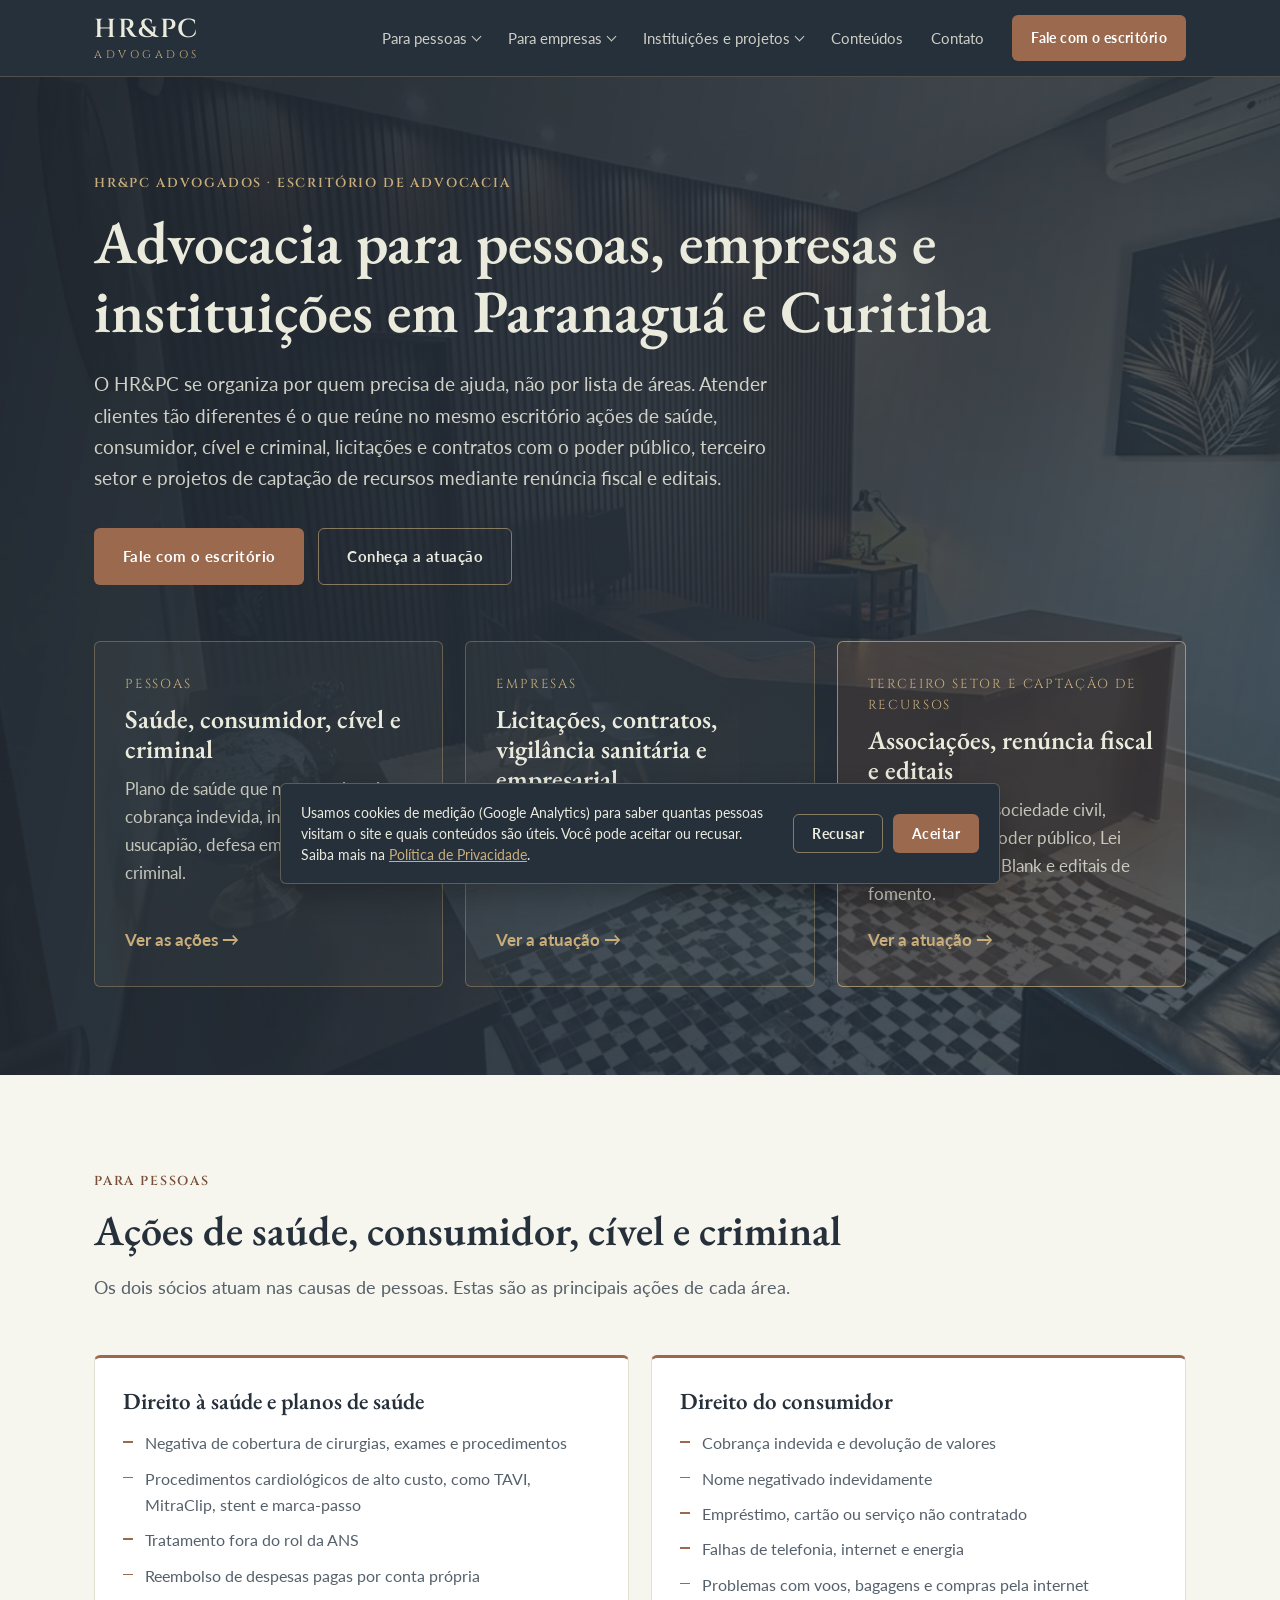
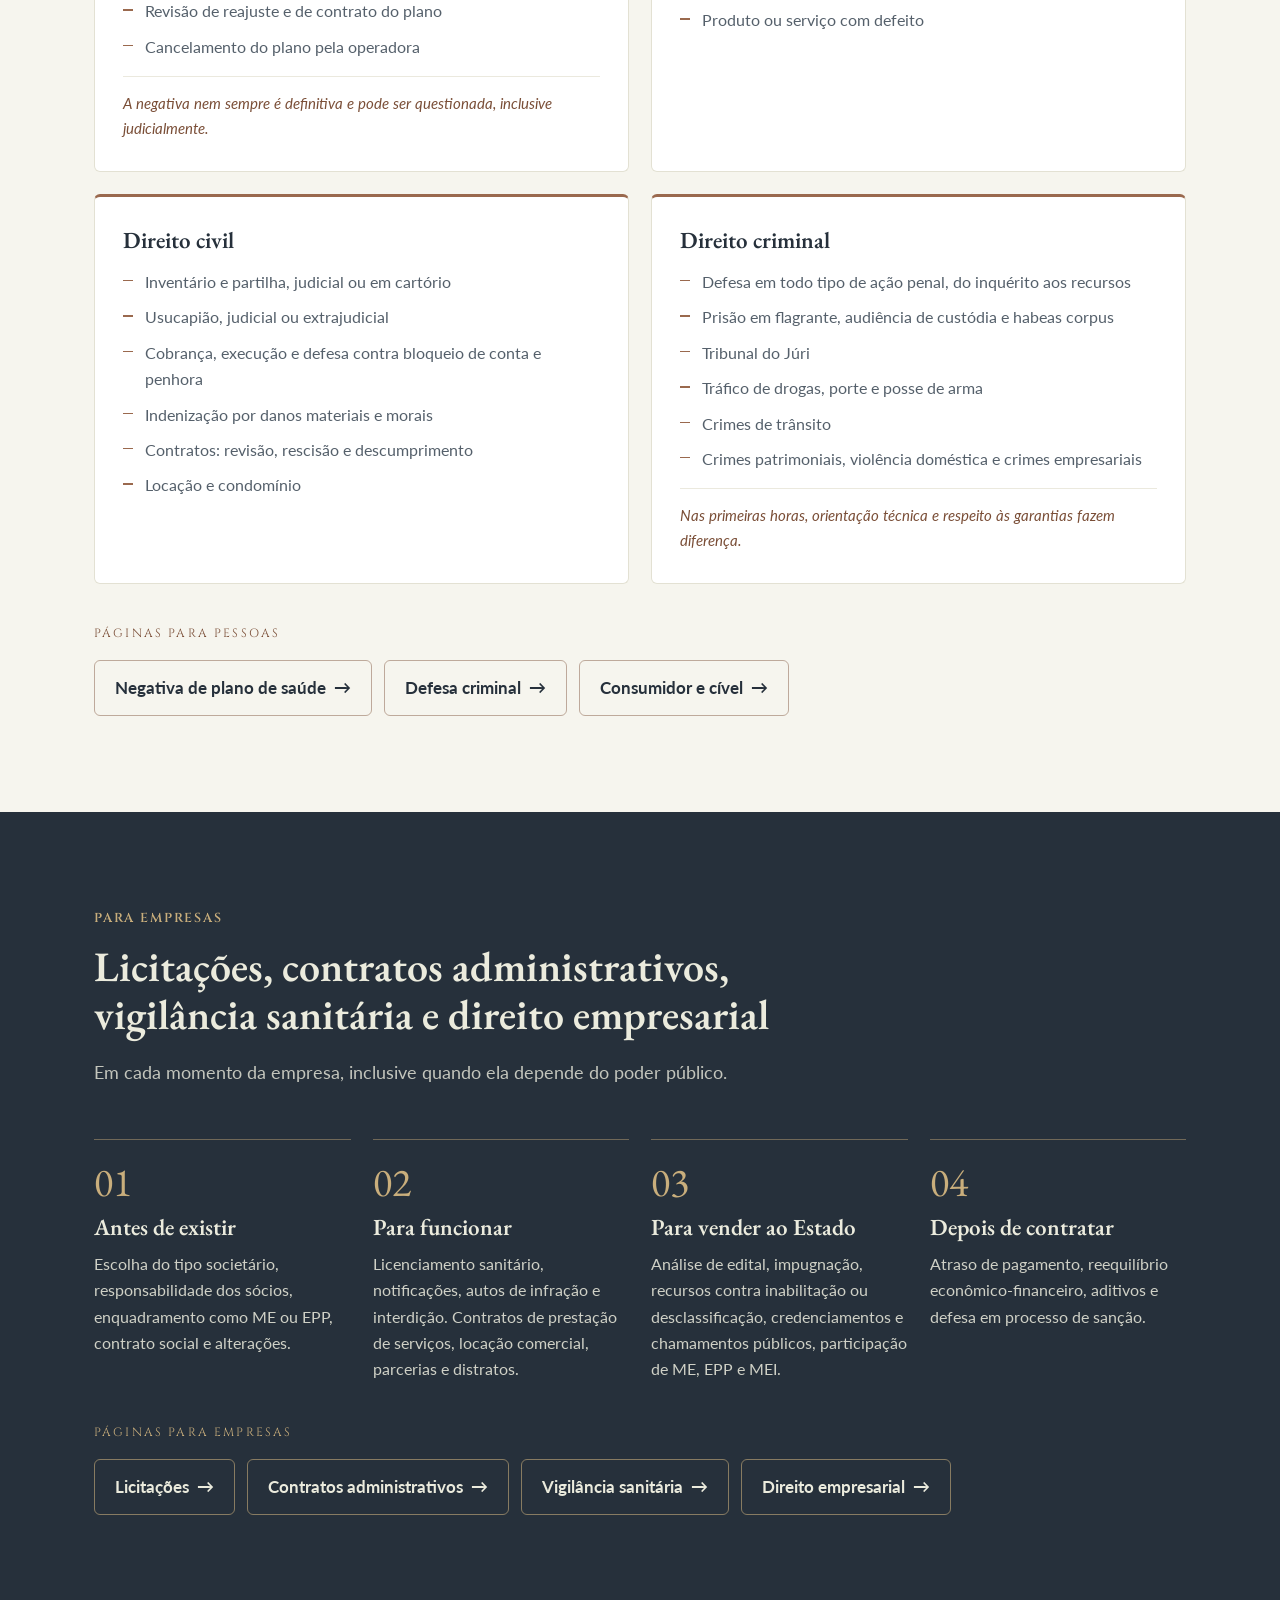
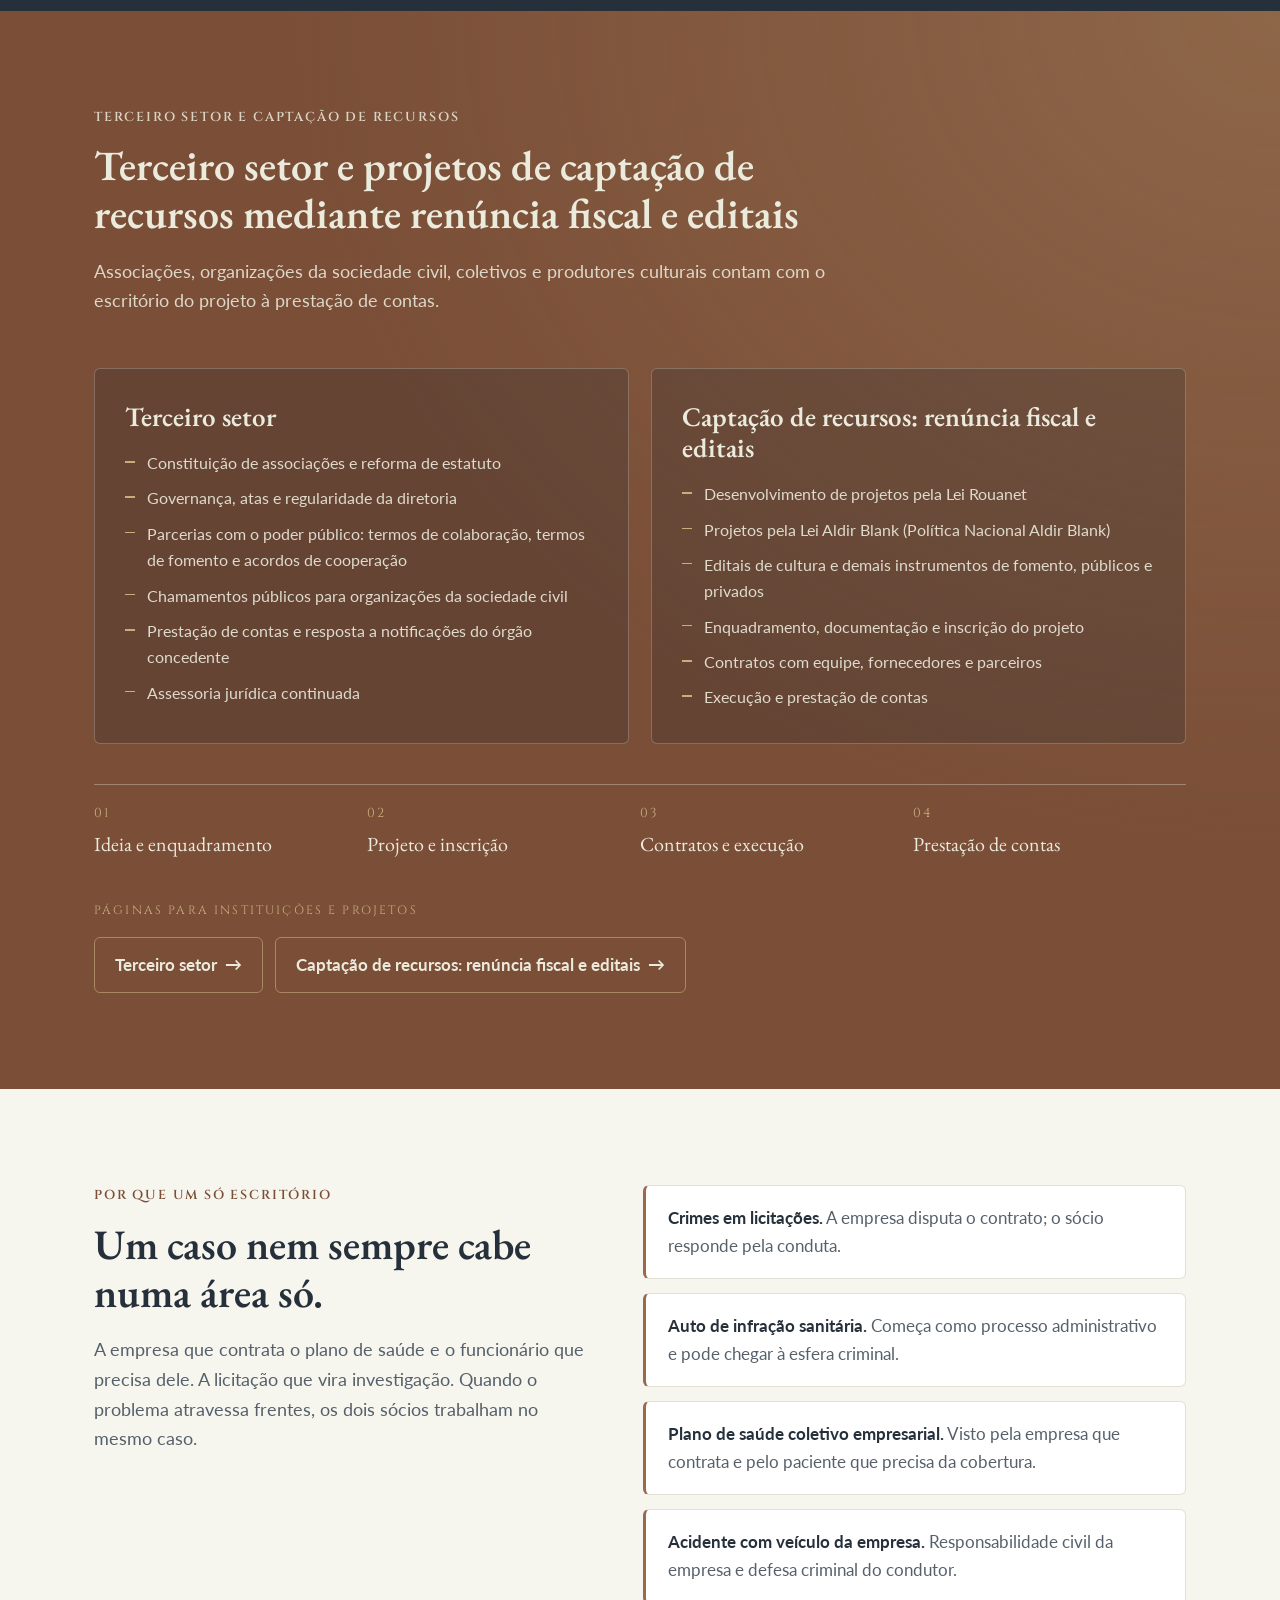
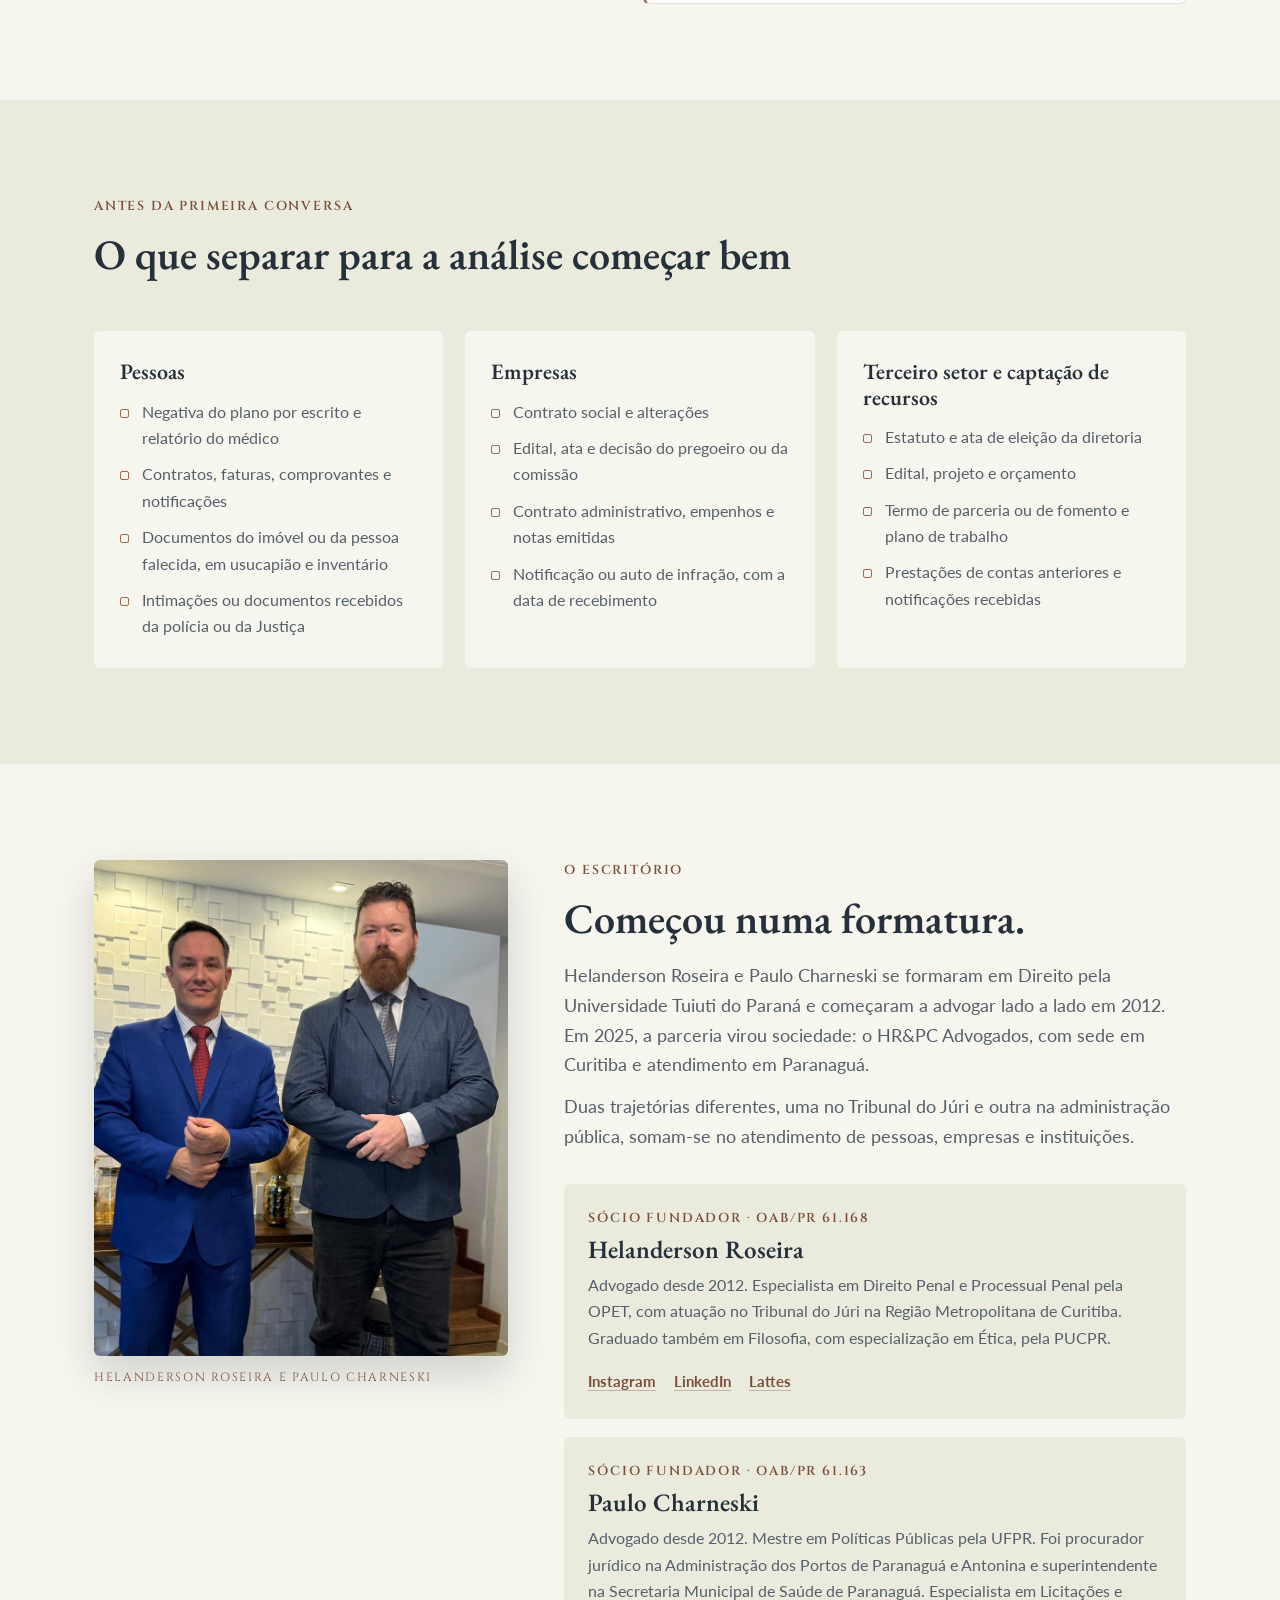
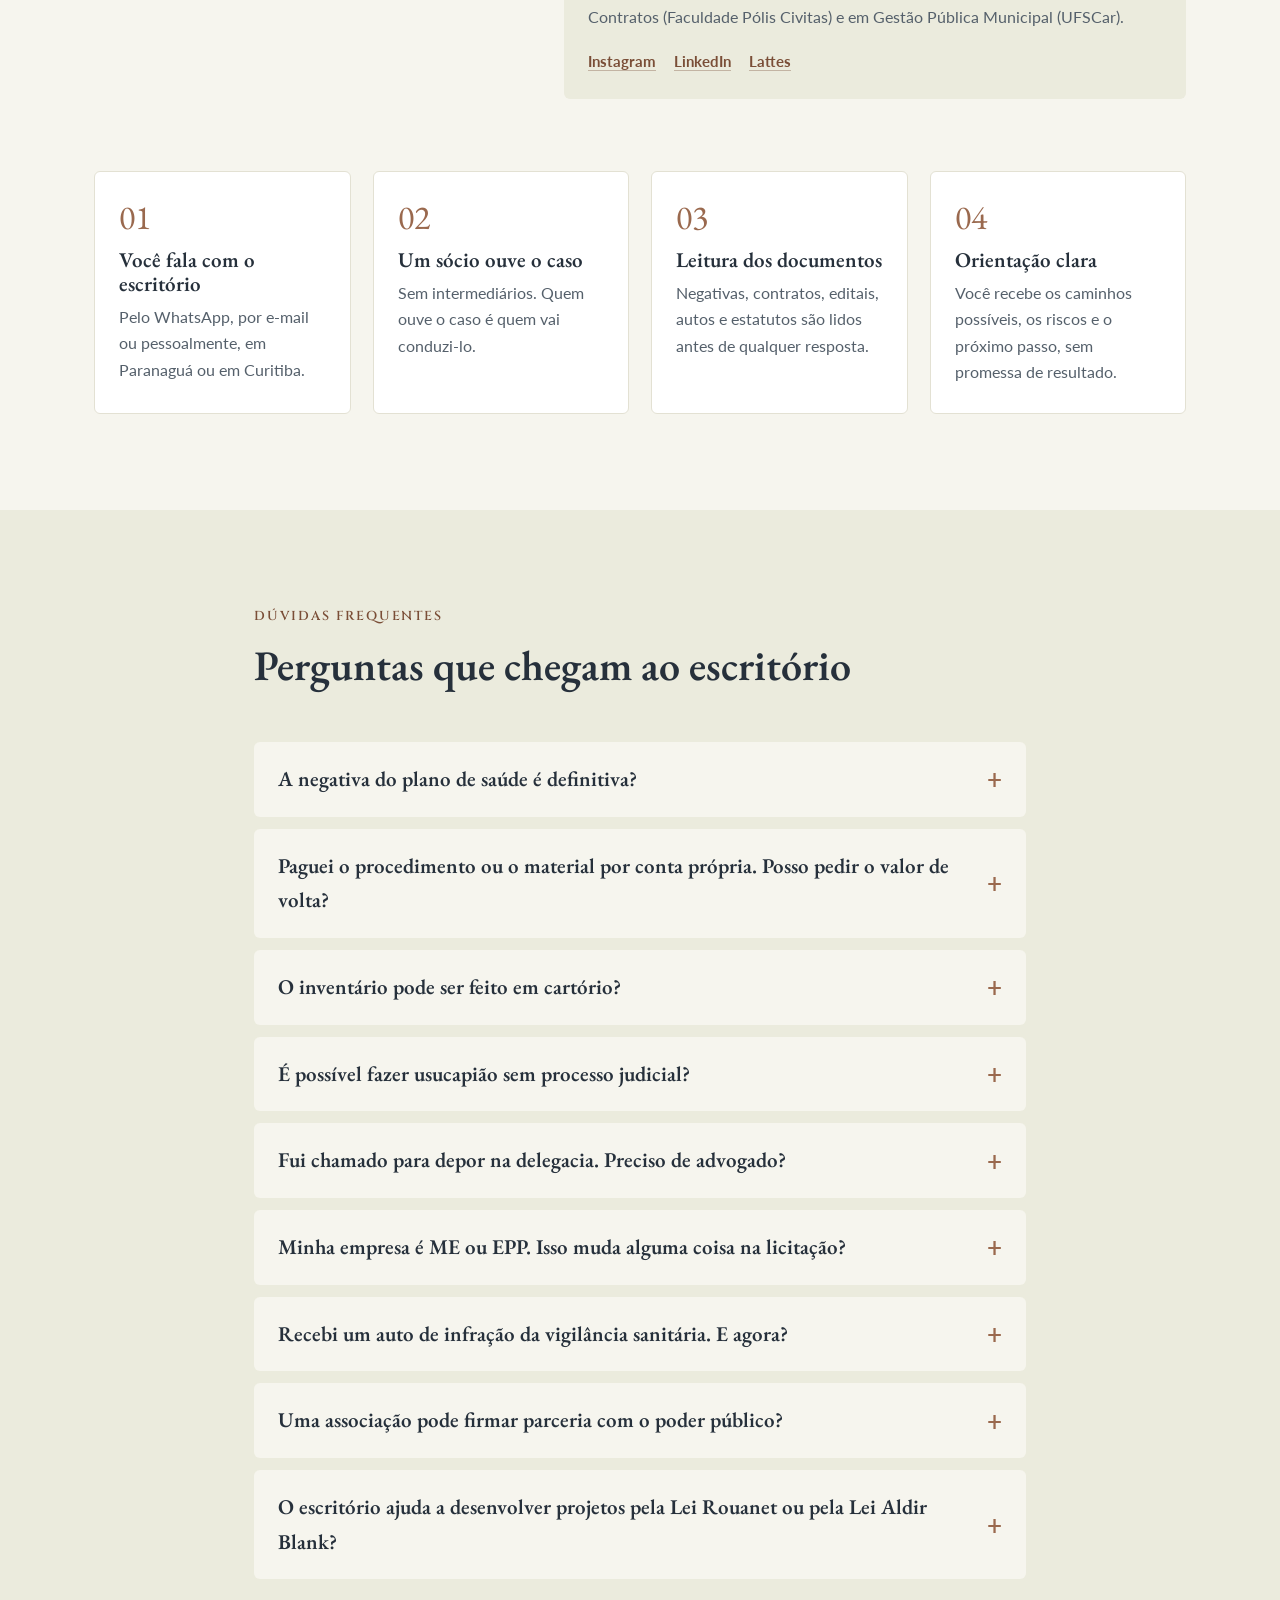
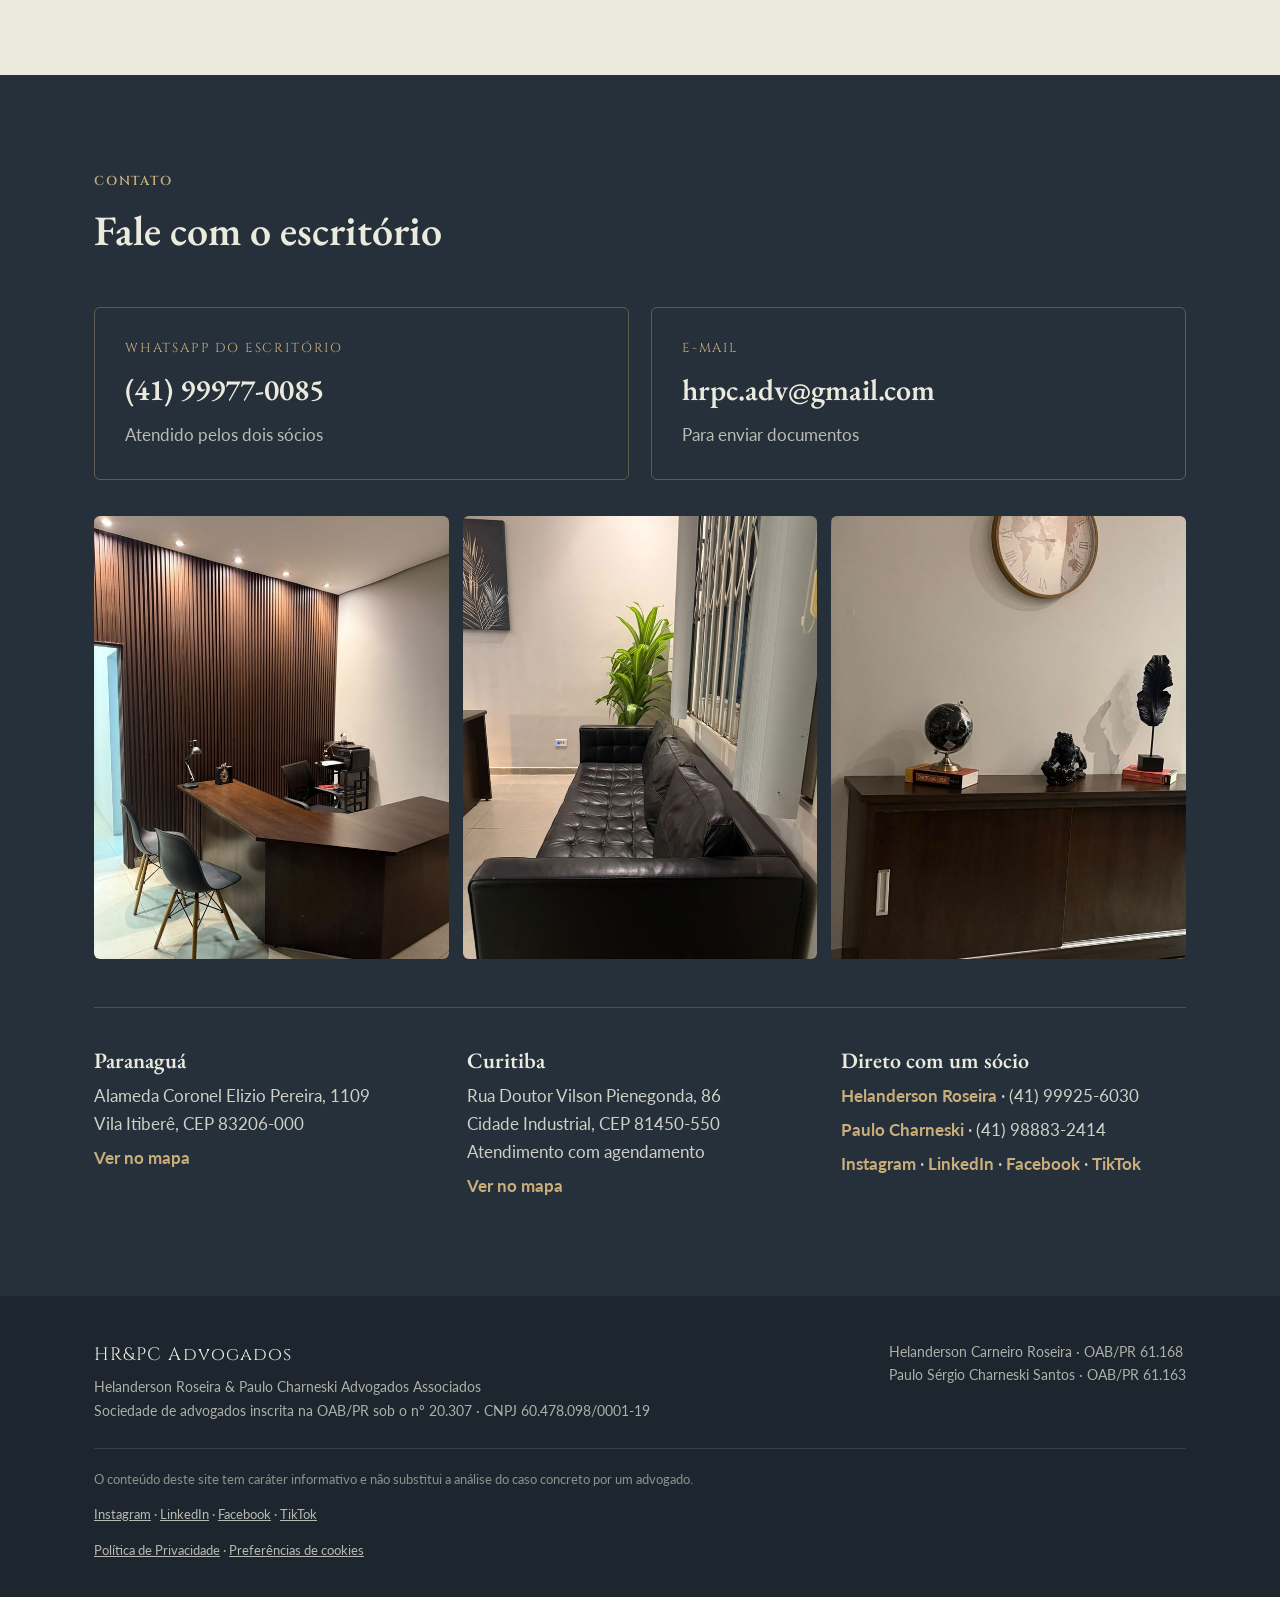
<file: index.html>
<!doctype html>
<html lang="pt-BR">
  <head>
    <meta charset="UTF-8" />
    <meta name="viewport" content="width=device-width, initial-scale=1.0" />
    <title>Advogados em Paranaguá e Curitiba | HR&amp;PC Advogados</title>
    <meta
      name="description"
      content="Escritório de advocacia em Paranaguá e Curitiba. Saúde, consumidor, cível, criminal, licitações, vigilância sanitária, terceiro setor e captação de recursos."
    />
    <meta name="theme-color" content="#26303B" />

    <!-- Quando o domínio hrpc.adv.br apontar para este site, trocar este endereço em todo o arquivo,
         no sitemap.xml e no robots.txt -->
    <link rel="canonical" href="https://hrpc.adv.br/" />

    <!-- Prévia do link no WhatsApp, Facebook e LinkedIn -->
    <meta property="og:type" content="website" />
    <meta property="og:locale" content="pt_BR" />
    <meta property="og:site_name" content="HR&amp;PC Advogados" />
    <meta property="og:title" content="HR&amp;PC Advogados | Advocacia em Paranaguá e Curitiba" />
    <meta
      property="og:description"
      content="Um escritório para pessoas, empresas e instituições: saúde, consumidor, cível, criminal, licitações, terceiro setor e captação de recursos."
    />
    <meta property="og:url" content="https://hrpc.adv.br/" />
    <meta property="og:image" content="https://hrpc.adv.br/img/og-hrpc.jpg" />
    <meta property="og:image:width" content="1200" />
    <meta property="og:image:height" content="630" />
    <meta property="og:image:alt" content="Helanderson Roseira e Paulo Charneski, sócios do HR&amp;PC Advogados" />

    <link rel="icon" href="/favicon.ico" sizes="48x48" />
    <link rel="icon" href="img/favicon-192.png" type="image/png" sizes="192x192" />
    <link rel="apple-touch-icon" href="img/apple-touch-icon.png" />
    <link rel="preload" as="image" href="img/escritorio-advocacia-paranagua-recepcao.jpg" />

    <link rel="preconnect" href="https://fonts.googleapis.com" />
    <link rel="preconnect" href="https://fonts.gstatic.com" crossorigin />
    <link
      href="https://fonts.googleapis.com/css2?family=Cinzel:wght@500;600&family=EB+Garamond:ital,wght@0,500;0,600;1,500&family=Lato:wght@400;700&display=swap"
      rel="stylesheet"
    />
    <link rel="stylesheet" href="CSS/style.css" />
    <script>
      document.documentElement.classList.add("js");
    </script>
    <script src="Javascript/script.js" defer></script>
    <script src="Javascript/analytics.js" defer></script>

    <!-- Dados estruturados para o Google: escritório -->
    <script type="application/ld+json">
      {
        "@context": "https://schema.org",
        "@type": "LegalService",
        "name": "HR&PC Advogados",
        "legalName": "Helanderson Roseira & Paulo Charneski Advogados Associados",
        "taxID": "60.478.098/0001-19",
        "url": "https://hrpc.adv.br/",
        "image": "https://hrpc.adv.br/img/socios-hrpc-advogados-paulo-charneski-helanderson-roseira.jpg",
        "logo": "https://hrpc.adv.br/img/logo-hrpc-512.png",
        "email": "hrpc.adv@gmail.com",
        "telephone": "+55-41-99977-0085",
        "areaServed": ["Paranaguá", "Curitiba", "Litoral do Paraná", "Paraná"],
        "knowsAbout": [
          "Direito à saúde e planos de saúde",
          "Direito do consumidor",
          "Inventário e partilha",
          "Usucapião",
          "Direito criminal",
          "Tribunal do Júri",
          "Licitações e contratos administrativos",
          "Vigilância sanitária",
          "Direito empresarial",
          "Terceiro setor",
          "Captação de recursos mediante renúncia fiscal e editais",
          "Lei Rouanet",
          "Lei Aldir Blank"
        ],
        "address": [
          {
            "@type": "PostalAddress",
            "streetAddress": "Alameda Coronel Elizio Pereira, 1109, Vila Itiberê",
            "addressLocality": "Paranaguá",
            "addressRegion": "PR",
            "postalCode": "83206-000",
            "addressCountry": "BR"
          },
          {
            "@type": "PostalAddress",
            "streetAddress": "Rua Doutor Vilson Pienegonda, 86, Cidade Industrial",
            "addressLocality": "Curitiba",
            "addressRegion": "PR",
            "postalCode": "81450-550",
            "addressCountry": "BR"
          }
        ],
        "founder": [
          {
            "@type": "Person",
            "name": "Helanderson Carneiro Roseira",
            "jobTitle": "Advogado",
            "sameAs": [
              "https://www.instagram.com/helandersoncroseira/",
              "https://www.linkedin.com/in/helandersonroseira/",
              "http://lattes.cnpq.br/8718682850277474"
            ]
          },
          {
            "@type": "Person",
            "name": "Paulo Sérgio Charneski Santos",
            "jobTitle": "Advogado",
            "sameAs": [
              "https://www.instagram.com/paulocharneski/",
              "https://www.linkedin.com/in/paulocharneski/",
              "http://buscatextual.cnpq.br/buscatextual/visualizacv.do?id=K1704040Z4"
            ]
          }
        ],
        "sameAs": [
          "https://www.instagram.com/hrpc.advogados/",
          "https://www.linkedin.com/company/hrpc-advogados/",
          "https://www.facebook.com/profile.php?id=61590690650148",
          "https://www.tiktok.com/@hrpc.advogados"
        ]
      }
    </script>
    <!-- Dados estruturados para o Google: perguntas frequentes -->
    <script type="application/ld+json">
{
  "@context": "https://schema.org",
  "@type": "FAQPage",
  "mainEntity": [
    {
      "@type": "Question",
      "name": "A negativa do plano de saúde é definitiva?",
      "acceptedAnswer": {
        "@type": "Answer",
        "text": "Nem sempre. A negativa é uma etapa, não necessariamente o fim. Com a negativa por escrito e o relatório do médico, é possível avaliar se ela pode ser questionada, inclusive judicialmente."
      }
    },
    {
      "@type": "Question",
      "name": "Paguei o procedimento ou o material por conta própria. Posso pedir o valor de volta?",
      "acceptedAnswer": {
        "@type": "Answer",
        "text": "Pode ser possível, conforme o caso. Guarde notas fiscais, recibos, o relatório médico e a prova de que o plano não liberou a cobertura. São esses documentos que sustentam o pedido."
      }
    },
    {
      "@type": "Question",
      "name": "O inventário pode ser feito em cartório?",
      "acceptedAnswer": {
        "@type": "Answer",
        "text": "Pode, quando os herdeiros estão de acordo e os requisitos legais são atendidos. Nos demais casos, o inventário é judicial. Nas duas vias, a participação de advogado é obrigatória."
      }
    },
    {
      "@type": "Question",
      "name": "É possível fazer usucapião sem processo judicial?",
      "acceptedAnswer": {
        "@type": "Answer",
        "text": "Em muitos casos, sim. A lei permite pedir a usucapião diretamente no cartório de registro de imóveis, com advogado. A escolha da via depende do tempo e da forma da posse, dos documentos do imóvel e da situação dos confrontantes."
      }
    },
    {
      "@type": "Question",
      "name": "Fui chamado para depor na delegacia. Preciso de advogado?",
      "acceptedAnswer": {
        "@type": "Answer",
        "text": "O acompanhamento não é obrigatório em todos os casos, mas é recomendável. O direito de permanecer em silêncio é garantido pela Constituição, e a orientação antes do depoimento evita declarações que depois pesam contra você."
      }
    },
    {
      "@type": "Question",
      "name": "Minha empresa é ME ou EPP. Isso muda alguma coisa na licitação?",
      "acceptedAnswer": {
        "@type": "Answer",
        "text": "Sim. A Lei Complementar nº 123/2006 prevê tratamento diferenciado para microempresas e empresas de pequeno porte nas contratações públicas, como critérios de desempate e prazo adicional para regularizar a documentação fiscal. O que se aplica a cada disputa depende do edital."
      }
    },
    {
      "@type": "Question",
      "name": "Recebi um auto de infração da vigilância sanitária. E agora?",
      "acceptedAnswer": {
        "@type": "Answer",
        "text": "O auto abre prazo para defesa, fixado pela legislação sanitária aplicável. O primeiro passo é ler o auto com atenção, identificar o prazo e reunir licenças, laudos e registros da empresa."
      }
    },
    {
      "@type": "Question",
      "name": "Uma associação pode firmar parceria com o poder público?",
      "acceptedAnswer": {
        "@type": "Answer",
        "text": "Pode. A Lei nº 13.019/2014, o Marco Regulatório das Organizações da Sociedade Civil, disciplina essas parcerias. Estatuto em ordem, regularidade documental e prestação de contas costumam ser os pontos que mais pesam."
      }
    },
    {
      "@type": "Question",
      "name": "O escritório ajuda a desenvolver projetos pela Lei Rouanet ou pela Lei Aldir Blank?",
      "acceptedAnswer": {
        "@type": "Answer",
        "text": "Sim. O escritório atua no desenvolvimento de projetos culturais pela Lei Rouanet, pela Lei Aldir Blank e em editais de fomento, do enquadramento e da documentação à execução e à prestação de contas."
      }
    }
  ]
}
    </script>
  </head>

  <body>
    <a class="pular-conteudo" href="#conteudo">Ir para o conteúdo</a>

    <!-- ===================== TOPO ===================== -->
    <header class="topo" id="topo">
      <div class="container topo-interno">
        <a href="#inicio" class="marca" aria-label="HR&amp;PC Advogados, voltar ao início">
          <!-- Quando a logo da designer estiver pronta, substituir os dois spans por:
               <img src="img/logo-hrpc.svg" alt="HR&PC Advogados" height="44"> -->
          <span class="marca-sigla">HR&amp;PC</span>
          <span class="marca-sub">Advogados</span>
        </a>

        <button class="menu-botao" aria-expanded="false" aria-controls="menu-principal">
          <span class="menu-botao-linha"></span>
          <span class="menu-botao-linha"></span>
          <span class="menu-botao-linha"></span>
          <span class="sr-only">Abrir menu</span>
        </button>

        <nav class="menu" id="menu-principal" aria-label="Menu principal">
          <div class="menu-grupo">
            <button class="menu-grupo-botao" type="button" aria-expanded="false" aria-controls="sub-pessoas">Para pessoas</button>
            <div class="submenu" id="sub-pessoas">
              <div class="submenu-caixa">
                <a href="/#pessoas" class="submenu-rotulo">Visão geral</a>
                <a href="/negativa-plano-de-saude/">Negativa de plano de saúde</a>
                <a href="/defesa-criminal/">Defesa criminal</a>
                <a href="/consumidor-e-civel/">Consumidor e cível</a>
              </div>
            </div>
          </div>
          <div class="menu-grupo">
            <button class="menu-grupo-botao" type="button" aria-expanded="false" aria-controls="sub-empresas">Para empresas</button>
            <div class="submenu" id="sub-empresas">
              <div class="submenu-caixa">
                <a href="/#empresas" class="submenu-rotulo">Visão geral</a>
                <a href="/licitacoes/">Licitações</a>
                <a href="/contratos-administrativos/">Contratos administrativos</a>
                <a href="/vigilancia-sanitaria/">Vigilância sanitária</a>
                <a href="/direito-empresarial/">Direito empresarial</a>
              </div>
            </div>
          </div>
          <div class="menu-grupo">
            <button class="menu-grupo-botao" type="button" aria-expanded="false" aria-controls="sub-instituicoes">Instituições e projetos</button>
            <div class="submenu" id="sub-instituicoes">
              <div class="submenu-caixa">
                <a href="/#terceiro-setor" class="submenu-rotulo">Visão geral</a>
                <a href="/terceiro-setor/">Terceiro setor</a>
                <a href="/captacao-de-recursos/">Captação de recursos: renúncia fiscal e editais</a>
              </div>
            </div>
          </div>
          <a href="/conteudos/">Conteúdos</a>
          <a href="#contato">Contato</a>
          <a class="botao botao-cobre botao-pequeno" href="https://wa.me/5541999770085?text=Ol%C3%A1%2C%20vim%20pelo%20site%20do%20HR%26PC%20Advogados." target="_blank" rel="noopener">Fale com o escritório</a>
        </nav>
      </div>
    </header>

    <main id="conteudo">
      <!-- ===================== ABERTURA ===================== -->
      <section class="abertura" id="inicio">
        <div class="container">
          <p class="rotulo rotulo-claro">HR&amp;PC Advogados · Escritório de advocacia</p>
          <h1>Advocacia para pessoas, empresas e instituições em Paranaguá e Curitiba</h1>
          <p class="abertura-texto">
            O HR&amp;PC se organiza por quem precisa de ajuda, não por lista de áreas. Atender clientes tão
            diferentes é o que reúne no mesmo escritório ações de saúde, consumidor, cível e criminal, licitações e
            contratos com o poder público, terceiro setor e projetos de captação de recursos mediante renúncia fiscal e editais.
          </p>

          <div class="abertura-acoes">
            <a
              class="botao botao-cobre"
              href="https://wa.me/5541999770085?text=Ol%C3%A1%2C%20vim%20pelo%20site%20do%20HR%26PC%20Advogados."
              target="_blank"
              rel="noopener"
              >Fale com o escritório</a
            >
            <a class="botao botao-contorno" href="#pessoas">Conheça a atuação</a>
          </div>

          <div class="portas">
            <a class="porta" href="#pessoas">
              <span class="porta-rotulo">Pessoas</span>
              <span class="porta-titulo">Saúde, consumidor, cível e criminal</span>
              <span class="porta-texto">
                Plano de saúde que negou a cirurgia, cobrança indevida, inventário, usucapião, defesa em
                processo criminal.
              </span>
              <span class="porta-acao">Ver as ações <span aria-hidden="true">→</span></span>
            </a>

            <a class="porta" href="#empresas">
              <span class="porta-rotulo">Empresas</span>
              <span class="porta-titulo">Licitações, contratos, vigilância sanitária e empresarial</span>
              <span class="porta-texto">
                Da escolha do tipo societário ao contrato com o poder público, passando pela licença para
                funcionar.
              </span>
              <span class="porta-acao">Ver a atuação <span aria-hidden="true">→</span></span>
            </a>

            <a class="porta porta-destaque" href="#terceiro-setor">
              <span class="porta-rotulo">Terceiro setor e captação de recursos</span>
              <span class="porta-titulo">Associações, renúncia fiscal e editais</span>
              <span class="porta-texto">
                Organizações da sociedade civil, parcerias com o poder público, Lei Rouanet, Lei Aldir Blank e
                editais de fomento.
              </span>
              <span class="porta-acao">Ver a atuação <span aria-hidden="true">→</span></span>
            </a>
          </div>
        </div>
      </section>

      <!-- ===================== PESSOAS ===================== -->
      <section class="secao" id="pessoas">
        <div class="container">
          <div class="secao-cabecalho">
            <p class="rotulo">Para pessoas</p>
            <h2>Ações de saúde, consumidor, cível e criminal</h2>
            <p class="secao-intro">
              Os dois sócios atuam nas causas de pessoas. Estas são as principais ações de cada área.
            </p>
          </div>

          <div class="areas">
            <article class="area revelar" id="saude">
              <h3>Direito à saúde e planos de saúde</h3>
              <ul class="lista-acoes">
                <li>Negativa de cobertura de cirurgias, exames e procedimentos</li>
                <li>Procedimentos cardiológicos de alto custo, como TAVI, MitraClip, stent e marca-passo</li>
                <li>Tratamento fora do rol da ANS</li>
                <li>Reembolso de despesas pagas por conta própria</li>
                <li>Revisão de reajuste e de contrato do plano</li>
                <li>Cancelamento do plano pela operadora</li>
              </ul>
              <p class="area-nota">A negativa nem sempre é definitiva e pode ser questionada, inclusive judicialmente.</p>
            </article>

            <article class="area revelar" id="consumidor">
              <h3>Direito do consumidor</h3>
              <ul class="lista-acoes">
                <li>Cobrança indevida e devolução de valores</li>
                <li>Nome negativado indevidamente</li>
                <li>Empréstimo, cartão ou serviço não contratado</li>
                <li>Falhas de telefonia, internet e energia</li>
                <li>Problemas com voos, bagagens e compras pela internet</li>
                <li>Produto ou serviço com defeito</li>
              </ul>
            </article>

            <article class="area revelar" id="civel">
              <h3>Direito civil</h3>
              <ul class="lista-acoes">
                <li>Inventário e partilha, judicial ou em cartório</li>
                <li>Usucapião, judicial ou extrajudicial</li>
                <li>Cobrança, execução e defesa contra bloqueio de conta e penhora</li>
                <li>Indenização por danos materiais e morais</li>
                <li>Contratos: revisão, rescisão e descumprimento</li>
                <li>Locação e condomínio</li>
              </ul>
            </article>

            <article class="area revelar" id="criminal">
              <h3>Direito criminal</h3>
              <ul class="lista-acoes">
                <li>Defesa em todo tipo de ação penal, do inquérito aos recursos</li>
                <li>Prisão em flagrante, audiência de custódia e habeas corpus</li>
                <li>Tribunal do Júri</li>
                <li>Tráfico de drogas, porte e posse de arma</li>
                <li>Crimes de trânsito</li>
                <li>Crimes patrimoniais, violência doméstica e crimes empresariais</li>
              </ul>
              <p class="area-nota">Nas primeiras horas, orientação técnica e respeito às garantias fazem diferença.</p>
            </article>
          </div>
          <div class="atalhos revelar"><p class="atalhos-rotulo">Páginas para pessoas</p><a href="/negativa-plano-de-saude/">Negativa de plano de saúde <span aria-hidden="true">→</span></a><a href="/defesa-criminal/">Defesa criminal <span aria-hidden="true">→</span></a><a href="/consumidor-e-civel/">Consumidor e cível <span aria-hidden="true">→</span></a></div>
        </div>
      </section>

      <!-- ===================== EMPRESAS ===================== -->
      <section class="secao secao-escura" id="empresas">
        <div class="container">
          <div class="secao-cabecalho">
            <p class="rotulo rotulo-claro">Para empresas</p>
            <h2>Licitações, contratos administrativos, vigilância sanitária e direito empresarial</h2>
            <p class="secao-intro">Em cada momento da empresa, inclusive quando ela depende do poder público.</p>
          </div>

          <ol class="jornada">
            <li class="etapa revelar">
              <span class="etapa-numero">01</span>
              <h3>Antes de existir</h3>
              <p>
                Escolha do tipo societário, responsabilidade dos sócios, enquadramento como ME ou EPP,
                contrato social e alterações.
              </p>
            </li>
            <li class="etapa revelar">
              <span class="etapa-numero">02</span>
              <h3>Para funcionar</h3>
              <p>
                Licenciamento sanitário, notificações, autos de infração e interdição. Contratos de prestação
                de serviços, locação comercial, parcerias e distratos.
              </p>
            </li>
            <li class="etapa revelar">
              <span class="etapa-numero">03</span>
              <h3>Para vender ao Estado</h3>
              <p>
                Análise de edital, impugnação, recursos contra inabilitação ou desclassificação,
                credenciamentos e chamamentos públicos, participação de ME, EPP e MEI.
              </p>
            </li>
            <li class="etapa revelar">
              <span class="etapa-numero">04</span>
              <h3>Depois de contratar</h3>
              <p>
                Atraso de pagamento, reequilíbrio econômico-financeiro, aditivos e defesa em processo de
                sanção.
              </p>
            </li>
          </ol>
          <div class="atalhos revelar"><p class="atalhos-rotulo">Páginas para empresas</p><a href="/licitacoes/">Licitações <span aria-hidden="true">→</span></a><a href="/contratos-administrativos/">Contratos administrativos <span aria-hidden="true">→</span></a><a href="/vigilancia-sanitaria/">Vigilância sanitária <span aria-hidden="true">→</span></a><a href="/direito-empresarial/">Direito empresarial <span aria-hidden="true">→</span></a></div>
        </div>
      </section>

      <!-- ===================== TERCEIRO SETOR E CAPTAÇÃO DE RECURSOS ===================== -->
      <section class="secao secao-cobre" id="terceiro-setor">
        <div class="container">
          <div class="secao-cabecalho">
            <p class="rotulo rotulo-linho">Terceiro setor e captação de recursos</p>
            <h2>Terceiro setor e projetos de captação de recursos mediante renúncia fiscal e editais</h2>
            <p class="secao-intro">
              Associações, organizações da sociedade civil, coletivos e produtores culturais contam com o
              escritório do projeto à prestação de contas.
            </p>
          </div>

          <div class="terceiro">
            <article class="terceiro-bloco revelar">
              <h3>Terceiro setor</h3>
              <ul class="lista-acoes">
                <li>Constituição de associações e reforma de estatuto</li>
                <li>Governança, atas e regularidade da diretoria</li>
                <li>Parcerias com o poder público: termos de colaboração, termos de fomento e acordos de cooperação</li>
                <li>Chamamentos públicos para organizações da sociedade civil</li>
                <li>Prestação de contas e resposta a notificações do órgão concedente</li>
                <li>Assessoria jurídica continuada</li>
              </ul>
            </article>

            <article class="terceiro-bloco revelar" id="projetos-incentivados">
              <h3>Captação de recursos: renúncia fiscal e editais</h3>
              <ul class="lista-acoes">
                <li>Desenvolvimento de projetos pela Lei Rouanet</li>
                <li>Projetos pela Lei Aldir Blank (Política Nacional Aldir Blank)</li>
                <li>Editais de cultura e demais instrumentos de fomento, públicos e privados</li>
                <li>Enquadramento, documentação e inscrição do projeto</li>
                <li>Contratos com equipe, fornecedores e parceiros</li>
                <li>Execução e prestação de contas</li>
              </ul>
            </article>
          </div>

          <ol class="linha-projeto revelar" aria-label="Etapas de um projeto de captação de recursos">
            <li><span>01</span> Ideia e enquadramento</li>
            <li><span>02</span> Projeto e inscrição</li>
            <li><span>03</span> Contratos e execução</li>
            <li><span>04</span> Prestação de contas</li>
          </ol>
          <div class="atalhos revelar"><p class="atalhos-rotulo">Páginas para instituições e projetos</p><a href="/terceiro-setor/">Terceiro setor <span aria-hidden="true">→</span></a><a href="/captacao-de-recursos/">Captação de recursos: renúncia fiscal e editais <span aria-hidden="true">→</span></a></div>
        </div>
      </section>

      <!-- ===================== ONDE AS FRENTES SE ENCONTRAM ===================== -->
      <section class="secao" id="encontro">
        <div class="container">
          <div class="encontro">
            <div class="encontro-texto">
              <p class="rotulo">Por que um só escritório</p>
              <h2>Um caso nem sempre cabe numa área só.</h2>
              <p class="secao-intro">
                A empresa que contrata o plano de saúde e o funcionário que precisa dele. A licitação que vira
                investigação. Quando o problema atravessa frentes, os dois sócios trabalham no mesmo caso.
              </p>
            </div>

            <ul class="encontro-lista">
              <li class="revelar">
                <strong>Crimes em licitações.</strong> A empresa disputa o contrato; o sócio responde pela
                conduta.
              </li>
              <li class="revelar">
                <strong>Auto de infração sanitária.</strong> Começa como processo administrativo e pode chegar
                à esfera criminal.
              </li>
              <li class="revelar">
                <strong>Plano de saúde coletivo empresarial.</strong> Visto pela empresa que contrata e pelo
                paciente que precisa da cobertura.
              </li>
              <li class="revelar">
                <strong>Acidente com veículo da empresa.</strong> Responsabilidade civil da empresa e defesa
                criminal do condutor.
              </li>
            </ul>
          </div>
        </div>
      </section>

      <!-- ===================== DOCUMENTOS ===================== -->
      <section class="secao secao-linho" id="documentos">
        <div class="container">
          <div class="secao-cabecalho">
            <p class="rotulo">Antes da primeira conversa</p>
            <h2>O que separar para a análise começar bem</h2>
          </div>

          <div class="documentos">
            <div class="documentos-coluna revelar">
              <h3>Pessoas</h3>
              <ul>
                <li>Negativa do plano por escrito e relatório do médico</li>
                <li>Contratos, faturas, comprovantes e notificações</li>
                <li>Documentos do imóvel ou da pessoa falecida, em usucapião e inventário</li>
                <li>Intimações ou documentos recebidos da polícia ou da Justiça</li>
              </ul>
            </div>
            <div class="documentos-coluna revelar">
              <h3>Empresas</h3>
              <ul>
                <li>Contrato social e alterações</li>
                <li>Edital, ata e decisão do pregoeiro ou da comissão</li>
                <li>Contrato administrativo, empenhos e notas emitidas</li>
                <li>Notificação ou auto de infração, com a data de recebimento</li>
              </ul>
            </div>
            <div class="documentos-coluna revelar">
              <h3>Terceiro setor e captação de recursos</h3>
              <ul>
                <li>Estatuto e ata de eleição da diretoria</li>
                <li>Edital, projeto e orçamento</li>
                <li>Termo de parceria ou de fomento e plano de trabalho</li>
                <li>Prestações de contas anteriores e notificações recebidas</li>
              </ul>
            </div>
          </div>
        </div>
      </section>

      <!-- ===================== O ESCRITÓRIO ===================== -->
      <section class="secao" id="escritorio">
        <div class="container">
          <div class="historia">
            <figure class="historia-foto revelar">
              <img
                src="img/socios-hrpc-advogados-paulo-charneski-helanderson-roseira.jpg"
                alt="Helanderson Roseira e Paulo Charneski, sócios fundadores do HR&amp;PC Advogados"
                loading="lazy"
                width="900"
                height="1077"
              />
              <figcaption>Helanderson Roseira e Paulo Charneski</figcaption>
            </figure>

            <div class="historia-texto">
              <p class="rotulo">O escritório</p>
              <h2>Começou numa formatura.</h2>
              <p class="secao-intro">
                Helanderson Roseira e Paulo Charneski se formaram em Direito pela Universidade Tuiuti do Paraná
                e começaram a advogar lado a lado em 2012. Em 2025, a parceria virou sociedade: o HR&amp;PC
                Advogados, com sede em Curitiba e atendimento em Paranaguá.
              </p>
              <p class="secao-intro">
                Duas trajetórias diferentes, uma no Tribunal do Júri e outra na administração pública, somam-se no
                atendimento de pessoas, empresas e instituições.
              </p>

              <div class="socios">
                <article class="socio">
                  <p class="rotulo">Sócio fundador · OAB/PR 61.168</p>
                  <h3>Helanderson Roseira</h3>
                  <p>
                    Advogado desde 2012. Especialista em Direito Penal e Processual Penal pela OPET, com atuação
                    no Tribunal do Júri na Região Metropolitana de Curitiba. Graduado também em Filosofia, com
                    especialização em Ética, pela PUCPR.
                  </p>
                  <ul class="socio-links">
                    <li><a href="https://www.instagram.com/helandersoncroseira/" target="_blank" rel="noopener">Instagram</a></li>
                    <li><a href="https://www.linkedin.com/in/helandersonroseira/" target="_blank" rel="noopener">LinkedIn</a></li>
                    <li><a href="http://lattes.cnpq.br/8718682850277474" target="_blank" rel="noopener">Lattes</a></li>
                  </ul>
                </article>

                <article class="socio">
                  <p class="rotulo">Sócio fundador · OAB/PR 61.163</p>
                  <h3>Paulo Charneski</h3>
                  <p>
                    Advogado desde 2012. Mestre em Políticas Públicas pela UFPR. Foi procurador jurídico na
                    Administração dos Portos de Paranaguá e Antonina e superintendente na Secretaria Municipal
                    de Saúde de Paranaguá. Especialista em Licitações e Contratos (Faculdade Pólis Civitas) e em
                    Gestão Pública Municipal (UFSCar).
                  </p>
                  <ul class="socio-links">
                    <li><a href="https://www.instagram.com/paulocharneski/" target="_blank" rel="noopener">Instagram</a></li>
                    <li><a href="https://www.linkedin.com/in/paulocharneski/" target="_blank" rel="noopener">LinkedIn</a></li>
                    <li><a href="http://buscatextual.cnpq.br/buscatextual/visualizacv.do?id=K1704040Z4" target="_blank" rel="noopener">Lattes</a></li>
                  </ul>
                </article>
              </div>
            </div>
          </div>

          <ol class="passos">
            <li class="passo revelar">
              <h3>Você fala com o escritório</h3>
              <p>Pelo WhatsApp, por e-mail ou pessoalmente, em Paranaguá ou em Curitiba.</p>
            </li>
            <li class="passo revelar">
              <h3>Um sócio ouve o caso</h3>
              <p>Sem intermediários. Quem ouve o caso é quem vai conduzi-lo.</p>
            </li>
            <li class="passo revelar">
              <h3>Leitura dos documentos</h3>
              <p>Negativas, contratos, editais, autos e estatutos são lidos antes de qualquer resposta.</p>
            </li>
            <li class="passo revelar">
              <h3>Orientação clara</h3>
              <p>Você recebe os caminhos possíveis, os riscos e o próximo passo, sem promessa de resultado.</p>
            </li>
          </ol>
        </div>
      </section>

      <!-- ===================== DÚVIDAS ===================== -->
      <section class="secao secao-linho" id="duvidas">
        <div class="container container-estreito">
          <div class="secao-cabecalho">
            <p class="rotulo">Dúvidas frequentes</p>
            <h2>Perguntas que chegam ao escritório</h2>
          </div>

          <div class="perguntas">
            <details>
              <summary>A negativa do plano de saúde é definitiva?</summary>
              <p>
                Nem sempre. A negativa é uma etapa, não necessariamente o fim. Com a negativa por escrito e o
                relatório do médico, é possível avaliar se ela pode ser questionada, inclusive judicialmente.
              </p>
            </details>

            <details>
              <summary>Paguei o procedimento ou o material por conta própria. Posso pedir o valor de volta?</summary>
              <p>
                Pode ser possível, conforme o caso. Guarde notas fiscais, recibos, o relatório médico e a prova
                de que o plano não liberou a cobertura. São esses documentos que sustentam o pedido.
              </p>
            </details>

            <details>
              <summary>O inventário pode ser feito em cartório?</summary>
              <p>
                Pode, quando os herdeiros estão de acordo e os requisitos legais são atendidos. Nos demais casos,
                o inventário é judicial. Nas duas vias, a participação de advogado é obrigatória.
              </p>
            </details>

            <details>
              <summary>É possível fazer usucapião sem processo judicial?</summary>
              <p>
                Em muitos casos, sim. A lei permite pedir a usucapião diretamente no cartório de registro de
                imóveis, com advogado. A escolha da via depende do tempo e da forma da posse, dos documentos do
                imóvel e da situação dos confrontantes.
              </p>
            </details>

            <details>
              <summary>Fui chamado para depor na delegacia. Preciso de advogado?</summary>
              <p>
                O acompanhamento não é obrigatório em todos os casos, mas é recomendável. O direito de
                permanecer em silêncio é garantido pela Constituição, e a orientação antes do depoimento evita
                declarações que depois pesam contra você.
              </p>
            </details>

            <details>
              <summary>Minha empresa é ME ou EPP. Isso muda alguma coisa na licitação?</summary>
              <p>
                Sim. A Lei Complementar nº 123/2006 prevê tratamento diferenciado para microempresas e
                empresas de pequeno porte nas contratações públicas, como critérios de desempate e prazo
                adicional para regularizar a documentação fiscal. O que se aplica a cada disputa depende do
                edital.
              </p>
            </details>

            <details>
              <summary>Recebi um auto de infração da vigilância sanitária. E agora?</summary>
              <p>
                O auto abre prazo para defesa, fixado pela legislação sanitária aplicável. O primeiro passo é
                ler o auto com atenção, identificar o prazo e reunir licenças, laudos e registros da empresa.
              </p>
            </details>

            <details>
              <summary>Uma associação pode firmar parceria com o poder público?</summary>
              <p>
                Pode. A Lei nº 13.019/2014, o Marco Regulatório das Organizações da Sociedade Civil, disciplina
                essas parcerias. Estatuto em ordem, regularidade documental e prestação de contas costumam ser
                os pontos que mais pesam.
              </p>
            </details>

            <details>
              <summary>O escritório ajuda a desenvolver projetos pela Lei Rouanet ou pela Lei Aldir Blank?</summary>
              <p>
                Sim. O escritório atua no desenvolvimento de projetos culturais pela Lei Rouanet, pela Lei Aldir
                Blank e em editais de fomento, do enquadramento e da documentação à execução e à prestação de
                contas.
              </p>
            </details>
          </div>
        </div>
      </section>

      <!-- ===================== CONTATO ===================== -->
      <section class="secao secao-escura" id="contato">
        <div class="container">
          <div class="secao-cabecalho">
            <p class="rotulo rotulo-claro">Contato</p>
            <h2>Fale com o escritório</h2>
          </div>

          <div class="contato-principal">
            <a
              class="contato-destaque"
              href="https://wa.me/5541999770085?text=Ol%C3%A1%2C%20vim%20pelo%20site%20do%20HR%26PC%20Advogados."
              target="_blank"
              rel="noopener"
            >
              <span class="contato-rotulo">WhatsApp do escritório</span>
              <span class="contato-nome">(41) 99977-0085</span>
              <span class="contato-dado">Atendido pelos dois sócios</span>
            </a>
            <a class="contato-destaque" href="mailto:hrpc.adv@gmail.com">
              <span class="contato-rotulo">E-mail</span>
              <span class="contato-nome">hrpc.adv@gmail.com</span>
              <span class="contato-dado">Para enviar documentos</span>
            </a>
          </div>

          <div class="galeria">
            <img
              src="img/escritorio-hrpc-paranagua-atendimento.jpg"
              alt="Mesa de atendimento do HR&amp;PC Advogados em Paranaguá"
              loading="lazy"
              width="700"
              height="875"
            />
            <img
              src="img/escritorio-hrpc-paranagua-sala-de-espera.jpg"
              alt="Sala de espera do escritório em Paranaguá"
              loading="lazy"
              width="700"
              height="875"
            />
            <img
              src="img/escritorio-hrpc-paranagua-detalhe.jpg"
              alt="Recepção do escritório de advocacia em Paranaguá"
              loading="lazy"
              width="700"
              height="875"
            />
          </div>

          <div class="enderecos">
            <div class="endereco">
              <h3>Paranaguá</h3>
              <p>Alameda Coronel Elizio Pereira, 1109<br />Vila Itiberê, CEP 83206-000</p>
              <a
                href="https://www.google.com/maps/search/?api=1&amp;query=Alameda+Coronel+Elizio+Pereira%2C+1109%2C+Paranagu%C3%A1+PR"
                target="_blank"
                rel="noopener"
                >Ver no mapa</a
              >
            </div>
            <div class="endereco">
              <h3>Curitiba</h3>
              <p>Rua Doutor Vilson Pienegonda, 86<br />Cidade Industrial, CEP 81450-550<br />Atendimento com agendamento</p>
              <a
                href="https://www.google.com/maps/search/?api=1&amp;query=Rua+Doutor+Vilson+Pienegonda%2C+86%2C+Curitiba+PR"
                target="_blank"
                rel="noopener"
                >Ver no mapa</a
              >
            </div>
            <div class="endereco">
              <h3>Direto com um sócio</h3>
              <p>
                <a href="https://wa.me/5541999256030?text=Ol%C3%A1%2C%20vim%20pelo%20site%20do%20HR%26PC%20Advogados." target="_blank" rel="noopener">Helanderson Roseira</a>
                · (41) 99925-6030
              </p>
              <p>
                <a href="https://wa.me/5541988832414?text=Ol%C3%A1%2C%20vim%20pelo%20site%20do%20HR%26PC%20Advogados." target="_blank" rel="noopener">Paulo Charneski</a>
                · (41) 98883-2414
              </p>
              <p>
                <a href="https://www.instagram.com/hrpc.advogados/" target="_blank" rel="noopener">Instagram</a> ·
                <a href="https://www.linkedin.com/company/hrpc-advogados/" target="_blank" rel="noopener">LinkedIn</a> ·
                <a href="https://www.facebook.com/profile.php?id=61590690650148" target="_blank" rel="noopener">Facebook</a> ·
                <a href="https://www.tiktok.com/@hrpc.advogados" target="_blank" rel="noopener">TikTok</a>
              </p>
            </div>
          </div>
        </div>
      </section>
    </main>

    <!-- ===================== RODAPÉ ===================== -->
    <footer class="rodape">
      <div class="container rodape-interno">
        <div>
          <p class="rodape-marca">HR&amp;PC Advogados</p>
          <p>Helanderson Roseira &amp; Paulo Charneski Advogados Associados</p>
          <p>Sociedade de advogados inscrita na OAB/PR sob o nº 20.307 · CNPJ 60.478.098/0001-19</p>
        </div>
        <div>
          <p>Helanderson Carneiro Roseira · OAB/PR 61.168</p>
          <p>Paulo Sérgio Charneski Santos · OAB/PR 61.163</p>
        </div>
      </div>
      <div class="container">
        <p class="rodape-aviso">
          O conteúdo deste site tem caráter informativo e não substitui a análise do caso concreto por um
          advogado.
        </p>
        <p class="rodape-links">
          <a href="https://www.instagram.com/hrpc.advogados/" target="_blank" rel="noopener">Instagram</a> ·
          <a href="https://www.linkedin.com/company/hrpc-advogados/" target="_blank" rel="noopener">LinkedIn</a> ·
          <a href="https://www.facebook.com/profile.php?id=61590690650148" target="_blank" rel="noopener">Facebook</a> ·
          <a href="https://www.tiktok.com/@hrpc.advogados" target="_blank" rel="noopener">TikTok</a>
        </p>
        <p class="rodape-links">
          <a href="politica-de-privacidade.html">Política de Privacidade</a> ·
          <button type="button" data-preferencias-cookies>Preferências de cookies</button>
        </p>
      </div>
    </footer>

    <!-- Botão fixo de WhatsApp, aparece só no celular -->
    <a
      class="whatsapp-flutuante"
      href="https://wa.me/5541999770085?text=Ol%C3%A1%2C%20vim%20pelo%20site%20do%20HR%26PC%20Advogados."
      target="_blank"
      rel="noopener"
      aria-label="Fale com o escritório pelo WhatsApp"
    >
      <svg viewBox="0 0 24 24" aria-hidden="true">
        <path
          d="M.057 24l1.687-6.163c-1.041-1.804-1.588-3.849-1.587-5.946C.06 5.348 5.397.01 12.008.01c3.202.001 6.212 1.246 8.477 3.513 2.266 2.268 3.507 5.28 3.505 8.484-.004 6.657-5.34 11.997-11.953 11.997-2.005-.001-3.973-.502-5.713-1.457L0 24zm6.59-4.846c1.6.95 3.188 1.449 4.825 1.451 5.436 0 9.86-4.37 9.864-9.799.002-2.63-1.023-5.101-2.885-6.966C16.528 1.975 14.063.953 11.453.953c-5.438 0-9.863 4.371-9.867 9.801-.001 1.73.453 3.421 1.314 4.916l-.999 3.648 3.889-1.019z"
        />
      </svg>
    </a>
  </body>
</html>
</file>
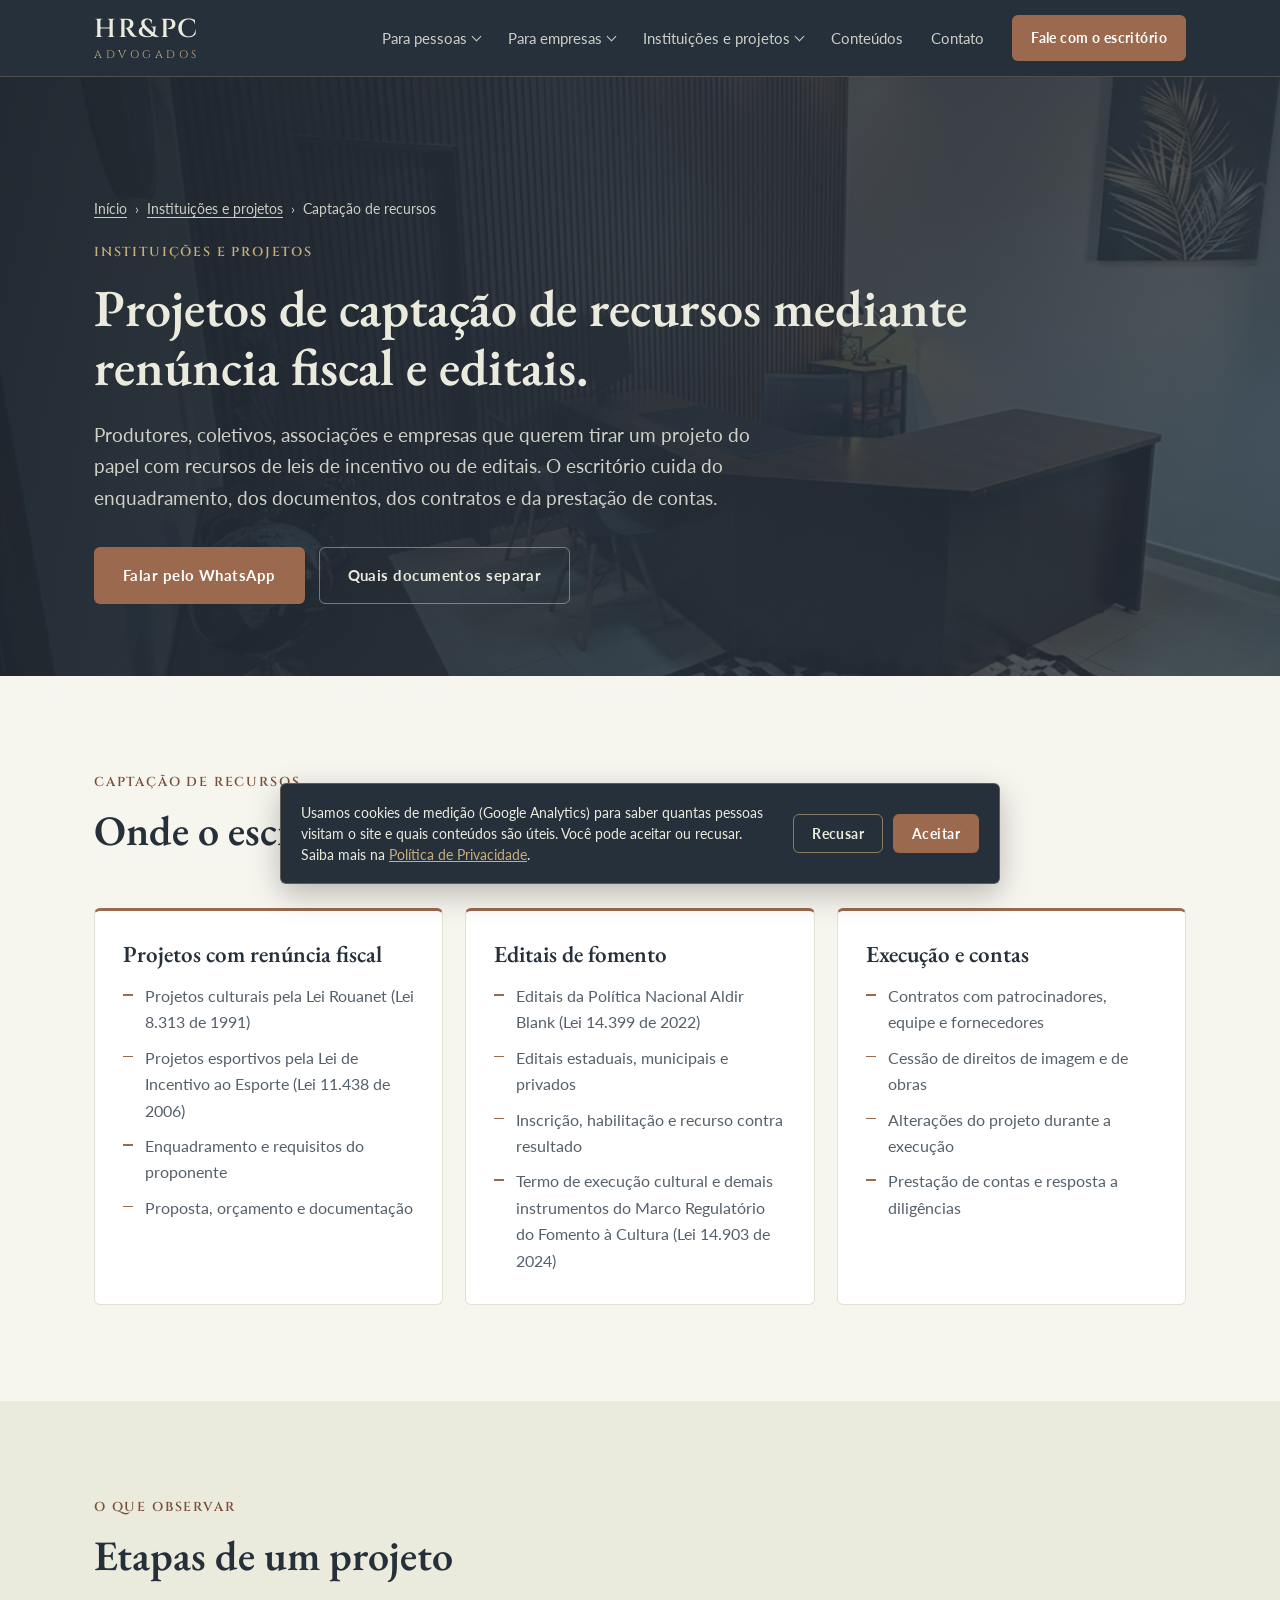
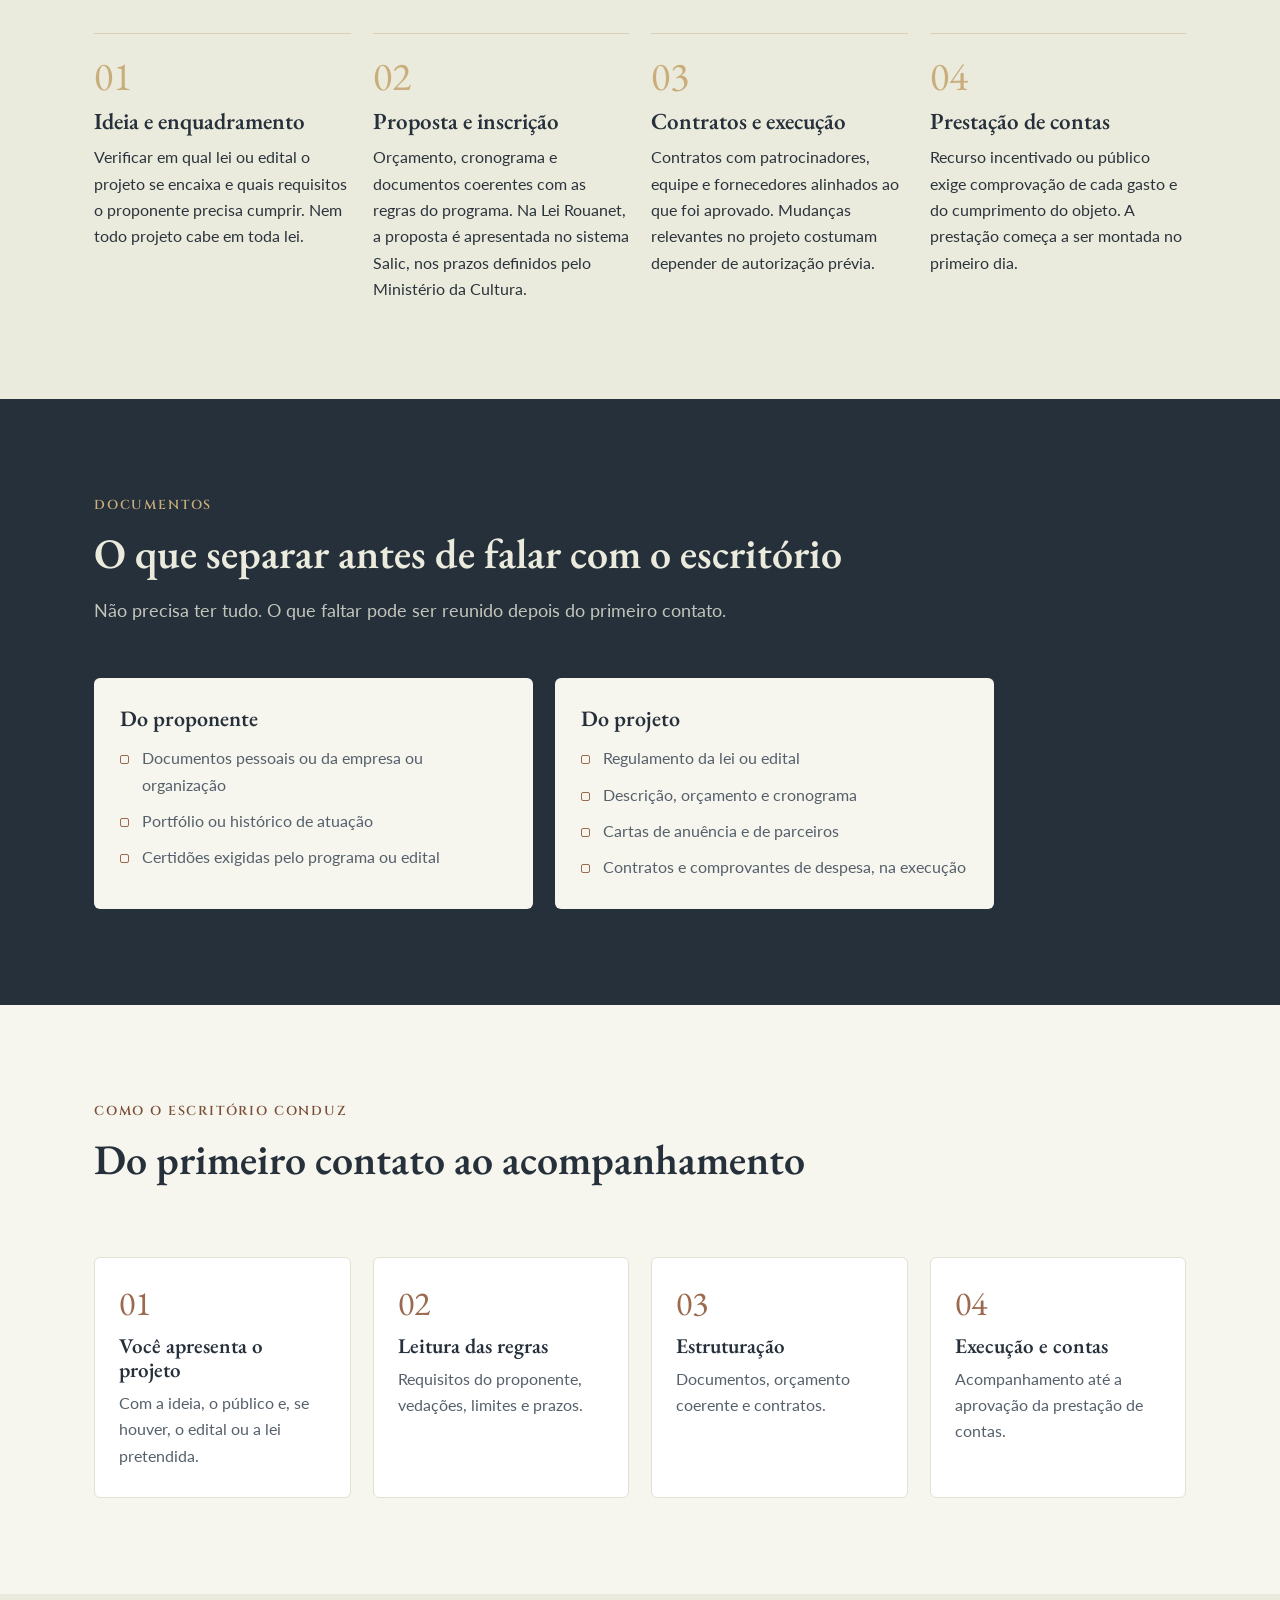
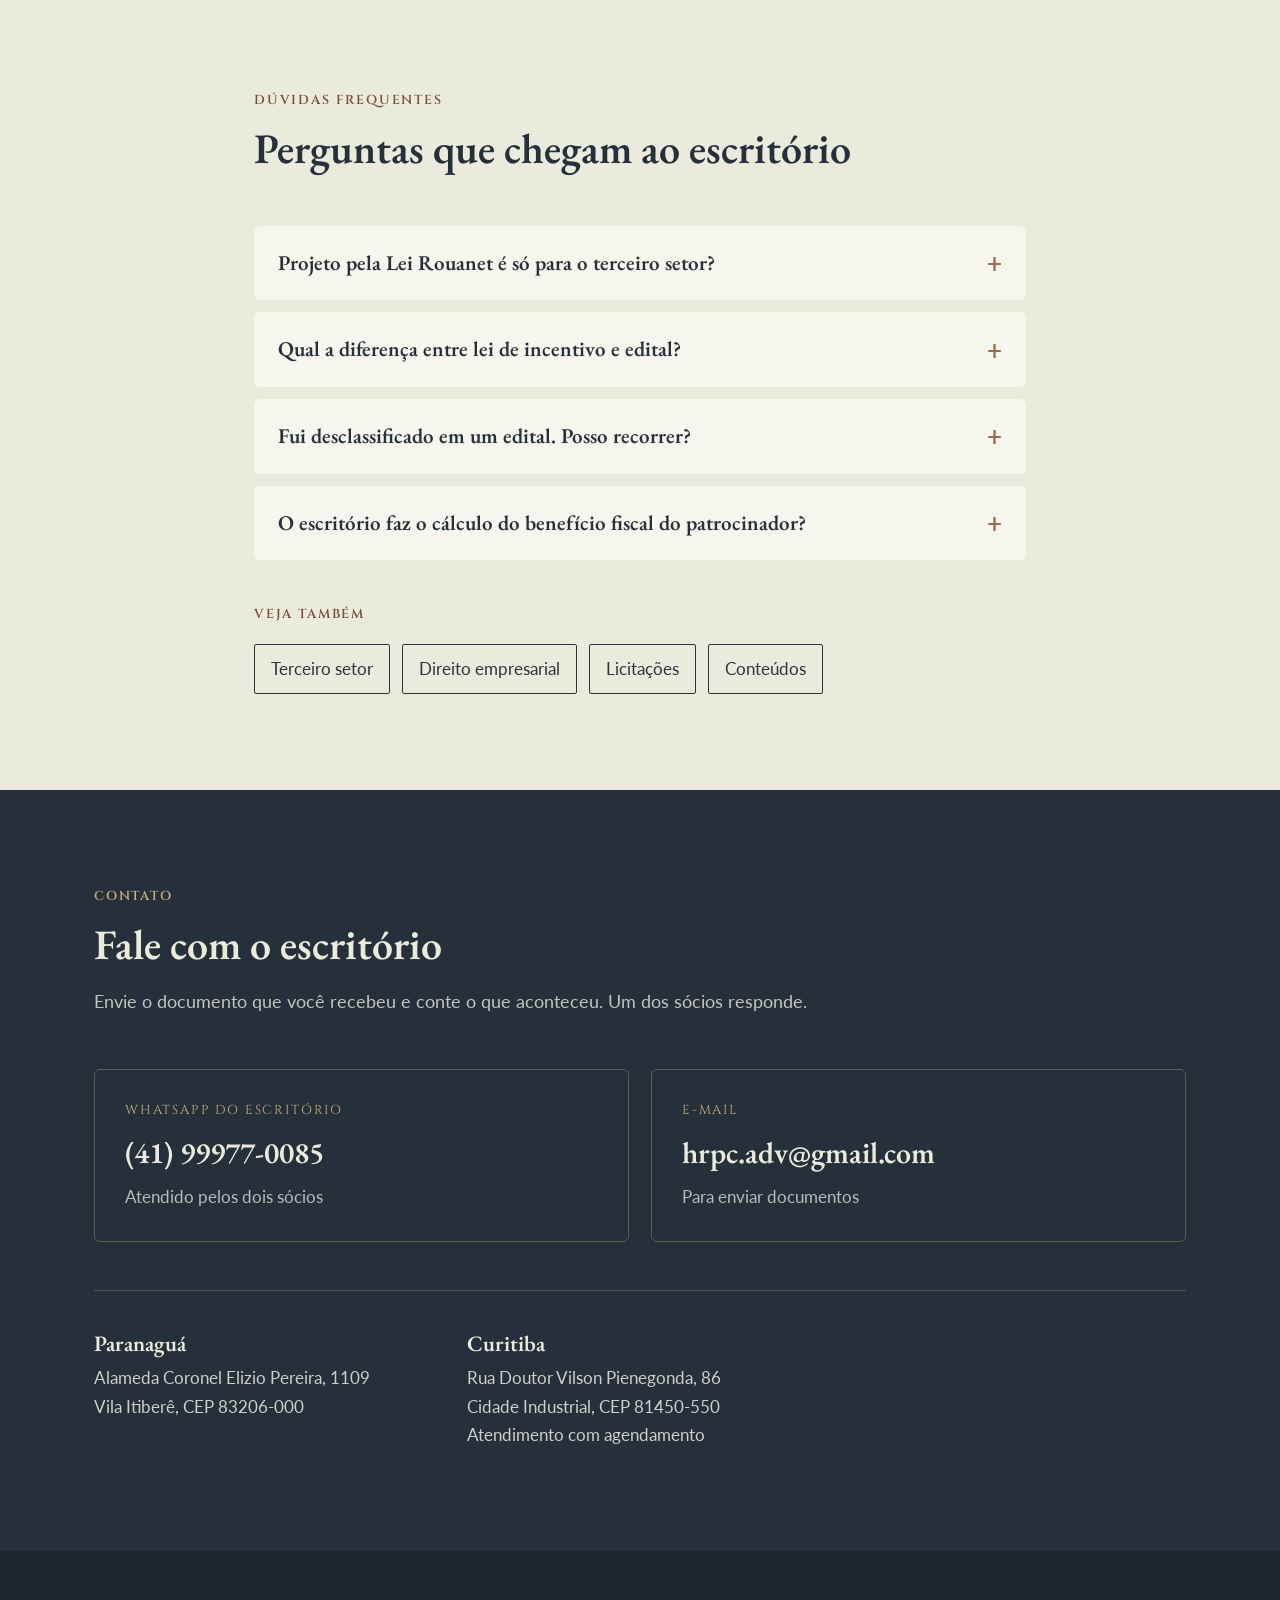
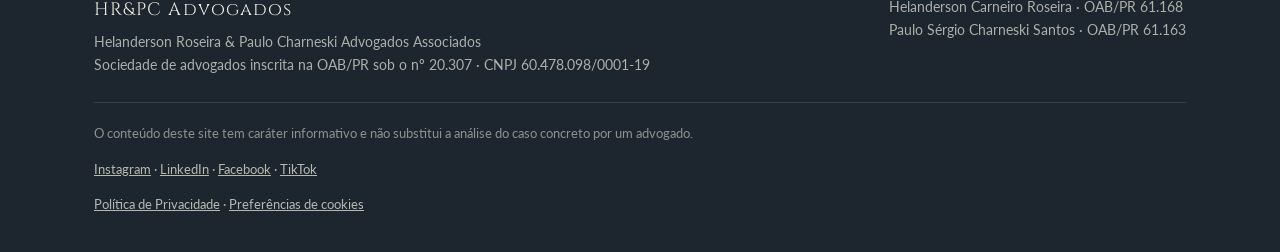
<file: captacao-de-recursos/index.html>
<!doctype html>
<html lang="pt-BR">
  <head>
    <meta charset="UTF-8" />
    <meta name="viewport" content="width=device-width, initial-scale=1.0" />
    <title>Lei Rouanet, incentivo ao esporte e editais de cultura | HR&amp;PC Advogados</title>
    <meta name="description" content="Projetos de captação de recursos mediante renúncia fiscal e editais: Lei Rouanet, Lei de Incentivo ao Esporte, Política Nacional Aldir Blank e editais de fomento, do enquadramento à prestação de contas." />
    <meta name="theme-color" content="#26303B" />
    <link rel="canonical" href="https://hrpc.adv.br/captacao-de-recursos/" />
    <meta property="og:type" content="website" />
    <meta property="og:locale" content="pt_BR" />
    <meta property="og:site_name" content="HR&amp;PC Advogados" />
    <meta property="og:title" content="Lei Rouanet, incentivo ao esporte e editais de cultura | HR&amp;PC Advogados" />
    <meta property="og:description" content="Projetos de captação de recursos mediante renúncia fiscal e editais: Lei Rouanet, Lei de Incentivo ao Esporte, Política Nacional Aldir Blank e editais de fomento, do enquadramento à prestação de contas." />
    <meta property="og:url" content="https://hrpc.adv.br/captacao-de-recursos/" />
    <meta property="og:image" content="https://hrpc.adv.br/img/og-hrpc.jpg" />
    <link rel="icon" href="/favicon.ico" sizes="48x48" />
    <link rel="icon" href="/img/favicon-192.png" type="image/png" sizes="192x192" />
    <link rel="apple-touch-icon" href="/img/apple-touch-icon.png" />
    <link rel="preconnect" href="https://fonts.googleapis.com" />
    <link rel="preconnect" href="https://fonts.gstatic.com" crossorigin />
    <link href="https://fonts.googleapis.com/css2?family=Cinzel:wght@500;600&family=EB+Garamond:ital,wght@0,500;0,600;1,500&family=Lato:wght@400;700&display=swap" rel="stylesheet" />
    <link rel="stylesheet" href="/CSS/style.css" />
    <style>
      .abertura-interna { padding: 120px 0 72px; }
      .abertura-interna h1 { font-size: clamp(32px, 4.4vw, 52px); }
      .trilha { font-size: 14px; margin-bottom: 22px; opacity: .85; }
      .trilha a { color: inherit; text-decoration: underline; text-underline-offset: 3px; }
      .trilha span[aria-hidden] { margin: 0 8px; }
      .autor-bloco { max-width: 820px; }
      .autor-bloco h3 { margin-bottom: 8px; }
      .relacionadas { display: flex; flex-wrap: wrap; gap: 12px; margin-top: 18px; }
      .relacionadas a { border: 1px solid currentColor; padding: 10px 16px; border-radius: 2px; text-decoration: none; }
      .cartoes-conteudo { display: grid; grid-template-columns: repeat(auto-fill, minmax(280px, 1fr)); gap: 22px; }
      .cartao-conteudo { color: inherit; text-decoration: none; background: #fff; border: 1px solid rgba(38,48,59,.12); padding: 26px; display: flex; flex-direction: column; gap: 10px; }
      .cartao-conteudo .rotulo { margin: 0; }
      .cartao-conteudo h3 { font-size: 22px; margin: 0; }
      .cartao-conteudo p { margin: 0; }
      .cartao-conteudo .ref { font-size: 14px; color: var(--texto-suave); }
      .filtros { display: flex; flex-wrap: wrap; gap: 10px; margin-bottom: 28px; }
      .filtros span { border: 1px solid rgba(38,48,59,.25); padding: 8px 14px; font-size: 14px; }
      .secao-escura .documentos-coluna h3 { color: var(--ardosia); }
      @media (min-width: 1001px) {
        .documentos.duas { grid-template-columns: repeat(2, 1fr); max-width: 900px; }
        .areas.tres { grid-template-columns: repeat(3, 1fr); }
      }
      @media (max-width: 760px) { .abertura-interna { padding: 96px 0 56px; } }
    </style>
    <script>document.documentElement.classList.add("js");</script>
    <script src="/Javascript/script.js" defer></script>
    <script src="/Javascript/analytics.js" defer></script>
    <script type="application/ld+json">
{
  "@context": "https://schema.org",
  "@graph": [
    {
      "@type": "Service",
      "name": "Assessoria jurídica a projetos de captação de recursos mediante renúncia fiscal e editais",
      "serviceType": "Captação de recursos",
      "url": "https://hrpc.adv.br/captacao-de-recursos/",
      "provider": {
        "@type": "LegalService",
        "name": "HR&PC Advogados",
        "url": "https://hrpc.adv.br/"
      },
      "areaServed": [
        "Paranaguá",
        "Curitiba",
        "Litoral do Paraná",
        "Paraná"
      ]
    },
    {
      "@type": "FAQPage",
      "mainEntity": [
        {
          "@type": "Question",
          "name": "Projeto pela Lei Rouanet é só para o terceiro setor?",
          "acceptedAnswer": {
            "@type": "Answer",
            "text": "Não. Na Lei Rouanet, as propostas podem ser apresentadas por pessoas físicas ou por pessoas jurídicas de natureza cultural, com ou sem fins lucrativos, conforme as regras do Ministério da Cultura. O enquadramento depende do proponente e do projeto."
          }
        },
        {
          "@type": "Question",
          "name": "Qual a diferença entre lei de incentivo e edital?",
          "acceptedAnswer": {
            "@type": "Answer",
            "text": "Na lei de incentivo, o projeto aprovado capta recursos de patrocinadores que contam com o benefício fiscal previsto na lei. No edital, o recurso vem diretamente do órgão ou da instituição que lançou a seleção."
          }
        },
        {
          "@type": "Question",
          "name": "Fui desclassificado em um edital. Posso recorrer?",
          "acceptedAnswer": {
            "@type": "Answer",
            "text": "Em regra, sim. O prazo e a forma do recurso estão no próprio edital e costumam ser curtos. Por isso, o contato deve ser imediato."
          }
        },
        {
          "@type": "Question",
          "name": "O escritório faz o cálculo do benefício fiscal do patrocinador?",
          "acceptedAnswer": {
            "@type": "Answer",
            "text": "Não. A atuação é jurídica: enquadramento, documentos, contratos e prestação de contas do projeto. Questões tributárias do patrocinador ficam com o contador dele."
          }
        }
      ]
    },
    {
      "@type": "BreadcrumbList",
      "itemListElement": [
        {
          "@type": "ListItem",
          "position": 1,
          "name": "Início",
          "item": "https://hrpc.adv.br/"
        },
        {
          "@type": "ListItem",
          "position": 2,
          "name": "Captação de recursos",
          "item": "https://hrpc.adv.br/captacao-de-recursos/"
        }
      ]
    }
  ]
}
    </script>
  </head>
  <body>
    <a class="pular-conteudo" href="#conteudo">Ir para o conteúdo</a>
    <header class="topo" id="topo">
      <div class="container topo-interno">
        <a href="/" class="marca" aria-label="HR&amp;PC Advogados, voltar ao início">
          <span class="marca-sigla">HR&amp;PC</span>
          <span class="marca-sub">Advogados</span>
        </a>
        <button class="menu-botao" aria-expanded="false" aria-controls="menu-principal">
          <span class="menu-botao-linha"></span><span class="menu-botao-linha"></span><span class="menu-botao-linha"></span>
          <span class="sr-only">Abrir menu</span>
        </button>
        <nav class="menu" id="menu-principal" aria-label="Menu principal">
          <div class="menu-grupo">
            <button class="menu-grupo-botao" type="button" aria-expanded="false" aria-controls="sub-pessoas">Para pessoas</button>
            <div class="submenu" id="sub-pessoas">
              <div class="submenu-caixa">
                <a href="/#pessoas" class="submenu-rotulo">Visão geral</a>
                <a href="/negativa-plano-de-saude/">Negativa de plano de saúde</a>
                <a href="/defesa-criminal/">Defesa criminal</a>
                <a href="/consumidor-e-civel/">Consumidor e cível</a>
              </div>
            </div>
          </div>
          <div class="menu-grupo">
            <button class="menu-grupo-botao" type="button" aria-expanded="false" aria-controls="sub-empresas">Para empresas</button>
            <div class="submenu" id="sub-empresas">
              <div class="submenu-caixa">
                <a href="/#empresas" class="submenu-rotulo">Visão geral</a>
                <a href="/licitacoes/">Licitações</a>
                <a href="/contratos-administrativos/">Contratos administrativos</a>
                <a href="/vigilancia-sanitaria/">Vigilância sanitária</a>
                <a href="/direito-empresarial/">Direito empresarial</a>
              </div>
            </div>
          </div>
          <div class="menu-grupo">
            <button class="menu-grupo-botao" type="button" aria-expanded="false" aria-controls="sub-instituicoes">Instituições e projetos</button>
            <div class="submenu" id="sub-instituicoes">
              <div class="submenu-caixa">
                <a href="/#terceiro-setor" class="submenu-rotulo">Visão geral</a>
                <a href="/terceiro-setor/">Terceiro setor</a>
                <a href="/captacao-de-recursos/" aria-current="page">Captação de recursos: renúncia fiscal e editais</a>
              </div>
            </div>
          </div>
          <a href="/conteudos/">Conteúdos</a>
          <a href="#contato">Contato</a>
          <a class="botao botao-cobre botao-pequeno" href="https://wa.me/5541999770085?text=Ol%C3%A1%2C%20vim%20pela%20p%C3%A1gina%20de%20capta%C3%A7%C3%A3o%20de%20recursos%20do%20site%20do%20HR%26PC%20Advogados." target="_blank" rel="noopener">Fale com o escritório</a>
        </nav>
      </div>
    </header>
    <main id="conteudo">
      <section class="abertura abertura-interna">
        <div class="container">
          <nav class="trilha" aria-label="Você está em">
            <a href="/">Início</a><span aria-hidden="true">›</span><a href="/#terceiro-setor">Instituições e projetos</a><span aria-hidden="true">›</span><span>Captação de recursos</span>
          </nav>
          <p class="rotulo rotulo-claro">Instituições e projetos</p>
          <h1>Projetos de captação de recursos mediante renúncia fiscal e editais.</h1>
          <p class="abertura-texto">Produtores, coletivos, associações e empresas que querem tirar um projeto do papel com recursos de leis de incentivo ou de editais. O escritório cuida do enquadramento, dos documentos, dos contratos e da prestação de contas.</p>
          <div class="abertura-acoes">
            <a class="botao botao-cobre" href="https://wa.me/5541999770085?text=Ol%C3%A1%2C%20vim%20pela%20p%C3%A1gina%20de%20capta%C3%A7%C3%A3o%20de%20recursos%20do%20site%20do%20HR%26PC%20Advogados." target="_blank" rel="noopener">Falar pelo WhatsApp</a>
            <a class="botao botao-contorno" href="#documentos">Quais documentos separar</a>
          </div>
        </div>
      </section>
      <section class="secao" id="situacoes">
        <div class="container">
          <div class="secao-cabecalho">
            <p class="rotulo">Captação de recursos</p>
            <h2>Onde o escritório atua</h2>
          </div>
          <div class="areas tres">
            <article class="area revelar">
              <h3>Projetos com renúncia fiscal</h3>
              <ul class="lista-acoes"><li>Projetos culturais pela Lei Rouanet (Lei 8.313 de 1991)</li><li>Projetos esportivos pela Lei de Incentivo ao Esporte (Lei 11.438 de 2006)</li><li>Enquadramento e requisitos do proponente</li><li>Proposta, orçamento e documentação</li></ul>
            </article>
            <article class="area revelar">
              <h3>Editais de fomento</h3>
              <ul class="lista-acoes"><li>Editais da Política Nacional Aldir Blank (Lei 14.399 de 2022)</li><li>Editais estaduais, municipais e privados</li><li>Inscrição, habilitação e recurso contra resultado</li><li>Termo de execução cultural e demais instrumentos do Marco Regulatório do Fomento à Cultura (Lei 14.903 de 2024)</li></ul>
            </article>
            <article class="area revelar">
              <h3>Execução e contas</h3>
              <ul class="lista-acoes"><li>Contratos com patrocinadores, equipe e fornecedores</li><li>Cessão de direitos de imagem e de obras</li><li>Alterações do projeto durante a execução</li><li>Prestação de contas e resposta a diligências</li></ul>
            </article>
          </div>
        </div>
      </section>
      <section class="secao secao-linho" id="observar">
        <div class="container">
          <div class="secao-cabecalho">
            <p class="rotulo">O que observar</p>
            <h2>Etapas de um projeto</h2>
          </div>
          <ol class="jornada">
            <li class="etapa revelar">
              <span class="etapa-numero">01</span>
              <h3>Ideia e enquadramento</h3>
              <p>Verificar em qual lei ou edital o projeto se encaixa e quais requisitos o proponente precisa cumprir. Nem todo projeto cabe em toda lei.</p>
            </li>
            <li class="etapa revelar">
              <span class="etapa-numero">02</span>
              <h3>Proposta e inscrição</h3>
              <p>Orçamento, cronograma e documentos coerentes com as regras do programa. Na Lei Rouanet, a proposta é apresentada no sistema Salic, nos prazos definidos pelo Ministério da Cultura.</p>
            </li>
            <li class="etapa revelar">
              <span class="etapa-numero">03</span>
              <h3>Contratos e execução</h3>
              <p>Contratos com patrocinadores, equipe e fornecedores alinhados ao que foi aprovado. Mudanças relevantes no projeto costumam depender de autorização prévia.</p>
            </li>
            <li class="etapa revelar">
              <span class="etapa-numero">04</span>
              <h3>Prestação de contas</h3>
              <p>Recurso incentivado ou público exige comprovação de cada gasto e do cumprimento do objeto. A prestação começa a ser montada no primeiro dia.</p>
            </li>
          </ol>
        </div>
      </section>
      <section class="secao secao-escura" id="documentos">
        <div class="container">
          <div class="secao-cabecalho">
            <p class="rotulo rotulo-claro">Documentos</p>
            <h2>O que separar antes de falar com o escritório</h2>
            <p class="secao-intro">Não precisa ter tudo. O que faltar pode ser reunido depois do primeiro contato.</p>
          </div>
          <div class="documentos duas">
            <div class="documentos-coluna revelar">
              <h3>Do proponente</h3>
              <ul><li>Documentos pessoais ou da empresa ou organização</li><li>Portfólio ou histórico de atuação</li><li>Certidões exigidas pelo programa ou edital</li></ul>
            </div>
            <div class="documentos-coluna revelar">
              <h3>Do projeto</h3>
              <ul><li>Regulamento da lei ou edital</li><li>Descrição, orçamento e cronograma</li><li>Cartas de anuência e de parceiros</li><li>Contratos e comprovantes de despesa, na execução</li></ul>
            </div>
          </div>
        </div>
      </section>
      <section class="secao" id="como">
        <div class="container">
          <div class="secao-cabecalho">
            <p class="rotulo">Como o escritório conduz</p>
            <h2>Do primeiro contato ao acompanhamento</h2>
          </div>
          <ol class="passos">
            <li class="passo revelar">
              <h3>Você apresenta o projeto</h3>
              <p>Com a ideia, o público e, se houver, o edital ou a lei pretendida.</p>
            </li>
            <li class="passo revelar">
              <h3>Leitura das regras</h3>
              <p>Requisitos do proponente, vedações, limites e prazos.</p>
            </li>
            <li class="passo revelar">
              <h3>Estruturação</h3>
              <p>Documentos, orçamento coerente e contratos.</p>
            </li>
            <li class="passo revelar">
              <h3>Execução e contas</h3>
              <p>Acompanhamento até a aprovação da prestação de contas.</p>
            </li>
          </ol>
        </div>
      </section>
      <section class="secao secao-linho" id="duvidas">
        <div class="container container-estreito">
          <div class="secao-cabecalho">
            <p class="rotulo">Dúvidas frequentes</p>
            <h2>Perguntas que chegam ao escritório</h2>
          </div>
          <div class="perguntas">
            <details>
              <summary>Projeto pela Lei Rouanet é só para o terceiro setor?</summary>
              <p>Não. Na Lei Rouanet, as propostas podem ser apresentadas por pessoas físicas ou por pessoas jurídicas de natureza cultural, com ou sem fins lucrativos, conforme as regras do Ministério da Cultura. O enquadramento depende do proponente e do projeto.</p>
            </details>
            <details>
              <summary>Qual a diferença entre lei de incentivo e edital?</summary>
              <p>Na lei de incentivo, o projeto aprovado capta recursos de patrocinadores que contam com o benefício fiscal previsto na lei. No edital, o recurso vem diretamente do órgão ou da instituição que lançou a seleção.</p>
            </details>
            <details>
              <summary>Fui desclassificado em um edital. Posso recorrer?</summary>
              <p>Em regra, sim. O prazo e a forma do recurso estão no próprio edital e costumam ser curtos. Por isso, o contato deve ser imediato.</p>
            </details>
            <details>
              <summary>O escritório faz o cálculo do benefício fiscal do patrocinador?</summary>
              <p>Não. A atuação é jurídica: enquadramento, documentos, contratos e prestação de contas do projeto. Questões tributárias do patrocinador ficam com o contador dele.</p>
            </details>
          </div>
          <div class="secao-acao">
            <p class="rotulo">Veja também</p>
            <div class="relacionadas"><a href="/terceiro-setor/">Terceiro setor</a><a href="/direito-empresarial/">Direito empresarial</a><a href="/licitacoes/">Licitações</a><a href="/conteudos/">Conteúdos</a></div>
          </div>
        </div>
      </section>
      <section class="secao secao-escura" id="contato">
        <div class="container">
          <div class="secao-cabecalho">
            <p class="rotulo rotulo-claro">Contato</p>
            <h2>Fale com o escritório</h2>
            <p class="secao-intro">Envie o documento que você recebeu e conte o que aconteceu. Um dos sócios responde.</p>
          </div>
          <div class="contato-principal">
            <a class="contato-destaque" href="https://wa.me/5541999770085?text=Ol%C3%A1%2C%20vim%20pela%20p%C3%A1gina%20de%20capta%C3%A7%C3%A3o%20de%20recursos%20do%20site%20do%20HR%26PC%20Advogados." target="_blank" rel="noopener">
              <span class="contato-rotulo">WhatsApp do escritório</span>
              <span class="contato-nome">(41) 99977-0085</span>
              <span class="contato-dado">Atendido pelos dois sócios</span>
            </a>
            <a class="contato-destaque" href="mailto:hrpc.adv@gmail.com">
              <span class="contato-rotulo">E-mail</span>
              <span class="contato-nome">hrpc.adv@gmail.com</span>
              <span class="contato-dado">Para enviar documentos</span>
            </a>
          </div>
          <div class="enderecos">
            <div class="endereco">
              <h3>Paranaguá</h3>
              <p>Alameda Coronel Elizio Pereira, 1109<br />Vila Itiberê, CEP 83206-000</p>
            </div>
            <div class="endereco">
              <h3>Curitiba</h3>
              <p>Rua Doutor Vilson Pienegonda, 86<br />Cidade Industrial, CEP 81450-550<br />Atendimento com agendamento</p>
            </div>
          </div>
        </div>
      </section>
    </main>
    <footer class="rodape">
      <div class="container rodape-interno">
        <div>
          <p class="rodape-marca">HR&amp;PC Advogados</p>
          <p>Helanderson Roseira &amp; Paulo Charneski Advogados Associados</p>
          <p>Sociedade de advogados inscrita na OAB/PR sob o nº 20.307 · CNPJ 60.478.098/0001-19</p>
        </div>
        <div>
          <p>Helanderson Carneiro Roseira · OAB/PR 61.168</p>
          <p>Paulo Sérgio Charneski Santos · OAB/PR 61.163</p>
        </div>
      </div>
      <div class="container">
        <p class="rodape-aviso">O conteúdo deste site tem caráter informativo e não substitui a análise do caso concreto por um advogado.</p>
        <p class="rodape-links">
          <a href="https://www.instagram.com/hrpc.advogados/" target="_blank" rel="noopener">Instagram</a> ·
          <a href="https://www.linkedin.com/company/hrpc-advogados/" target="_blank" rel="noopener">LinkedIn</a> ·
          <a href="https://www.facebook.com/profile.php?id=61590690650148" target="_blank" rel="noopener">Facebook</a> ·
          <a href="https://www.tiktok.com/@hrpc.advogados" target="_blank" rel="noopener">TikTok</a>
        </p>
        <p class="rodape-links">
          <a href="/politica-de-privacidade.html">Política de Privacidade</a> ·
          <button type="button" data-preferencias-cookies>Preferências de cookies</button>
        </p>
      </div>
    </footer>
    <a class="whatsapp-flutuante" href="https://wa.me/5541999770085?text=Ol%C3%A1%2C%20vim%20pela%20p%C3%A1gina%20de%20capta%C3%A7%C3%A3o%20de%20recursos%20do%20site%20do%20HR%26PC%20Advogados." target="_blank" rel="noopener" aria-label="Fale com o escritório pelo WhatsApp"><svg viewBox="0 0 24 24" aria-hidden="true"><path d="M.057 24l1.687-6.163c-1.041-1.804-1.588-3.849-1.587-5.946C.06 5.348 5.397.01 12.008.01c3.202.001 6.212 1.246 8.477 3.513 2.266 2.268 3.507 5.28 3.505 8.484-.004 6.657-5.34 11.997-11.953 11.997-2.005-.001-3.973-.502-5.713-1.457L0 24zm6.59-4.846c1.6.95 3.188 1.449 4.825 1.451 5.436 0 9.86-4.37 9.864-9.799.002-2.63-1.023-5.101-2.885-6.966C16.528 1.975 14.063.953 11.453.953c-5.438 0-9.863 4.371-9.867 9.801-.001 1.73.453 3.421 1.314 4.916l-.999 3.648 3.889-1.019z"/></svg></a>
  </body>
</html>
</file>
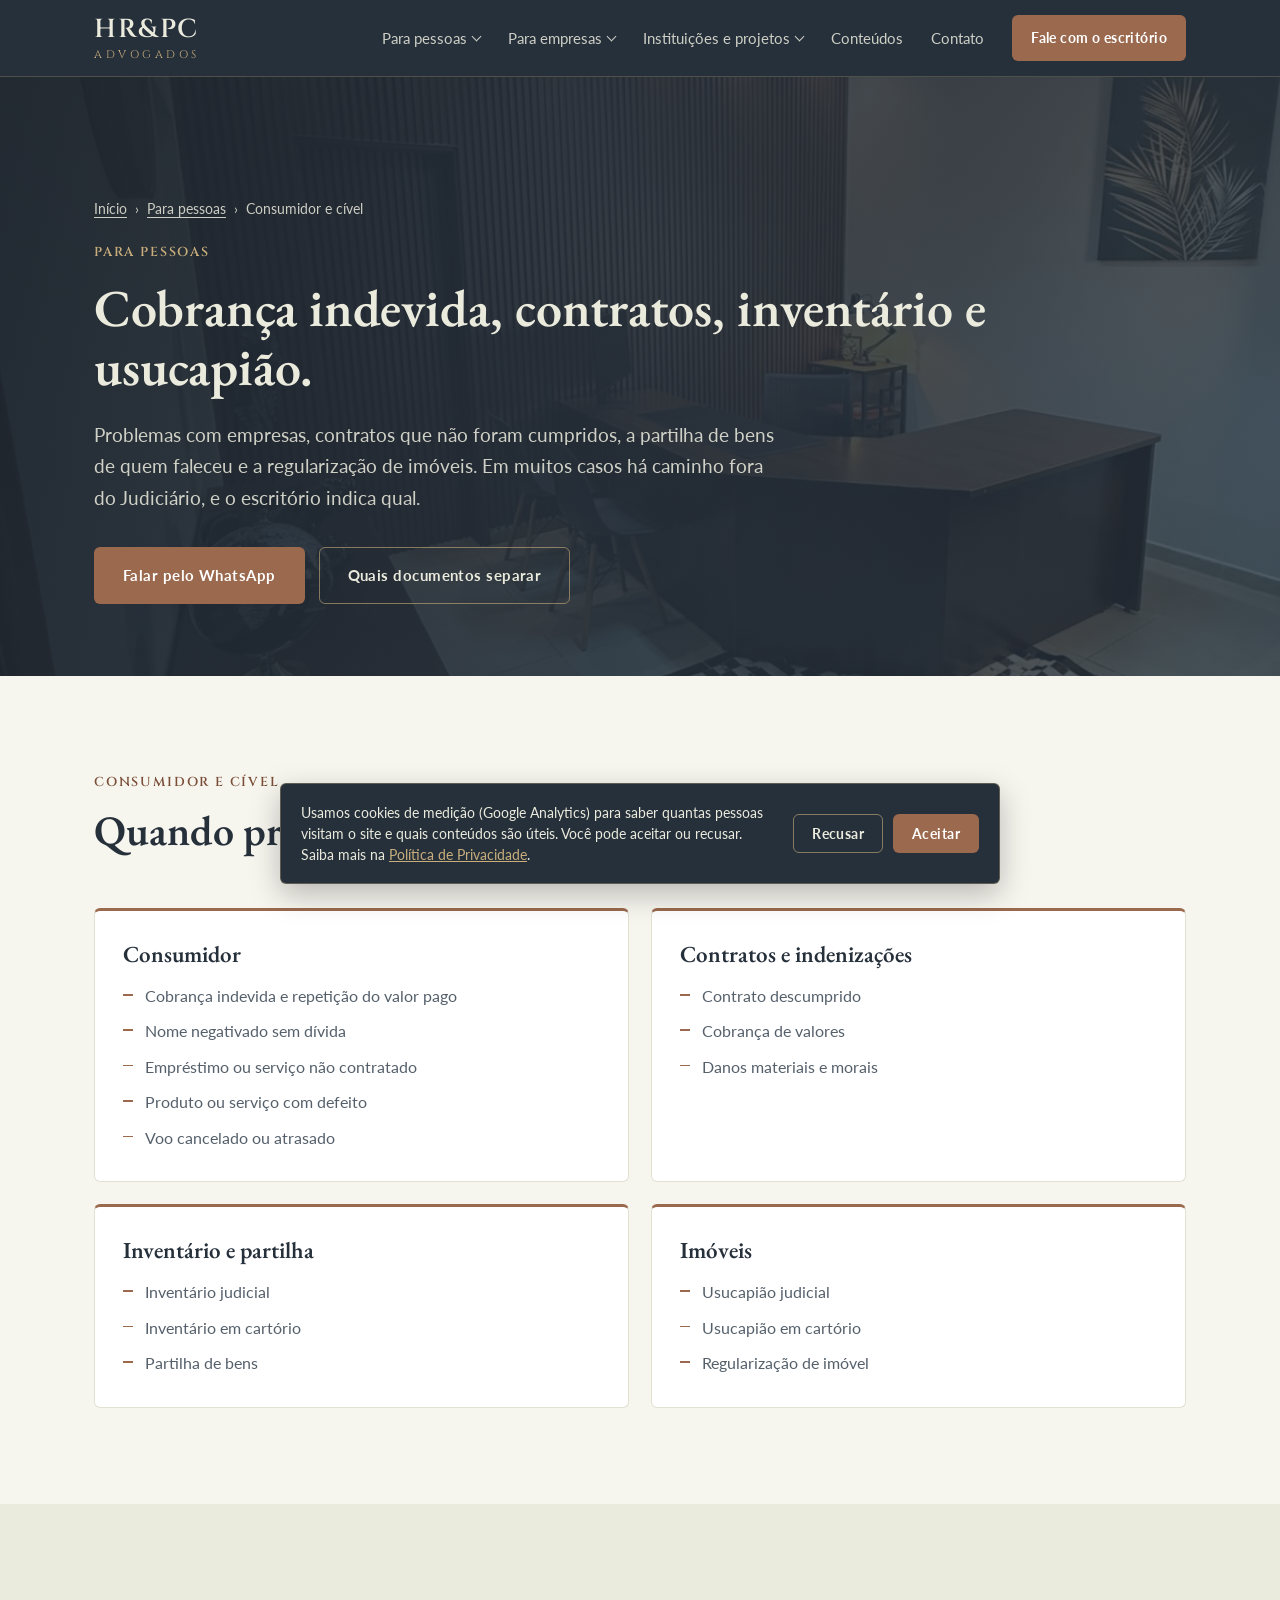
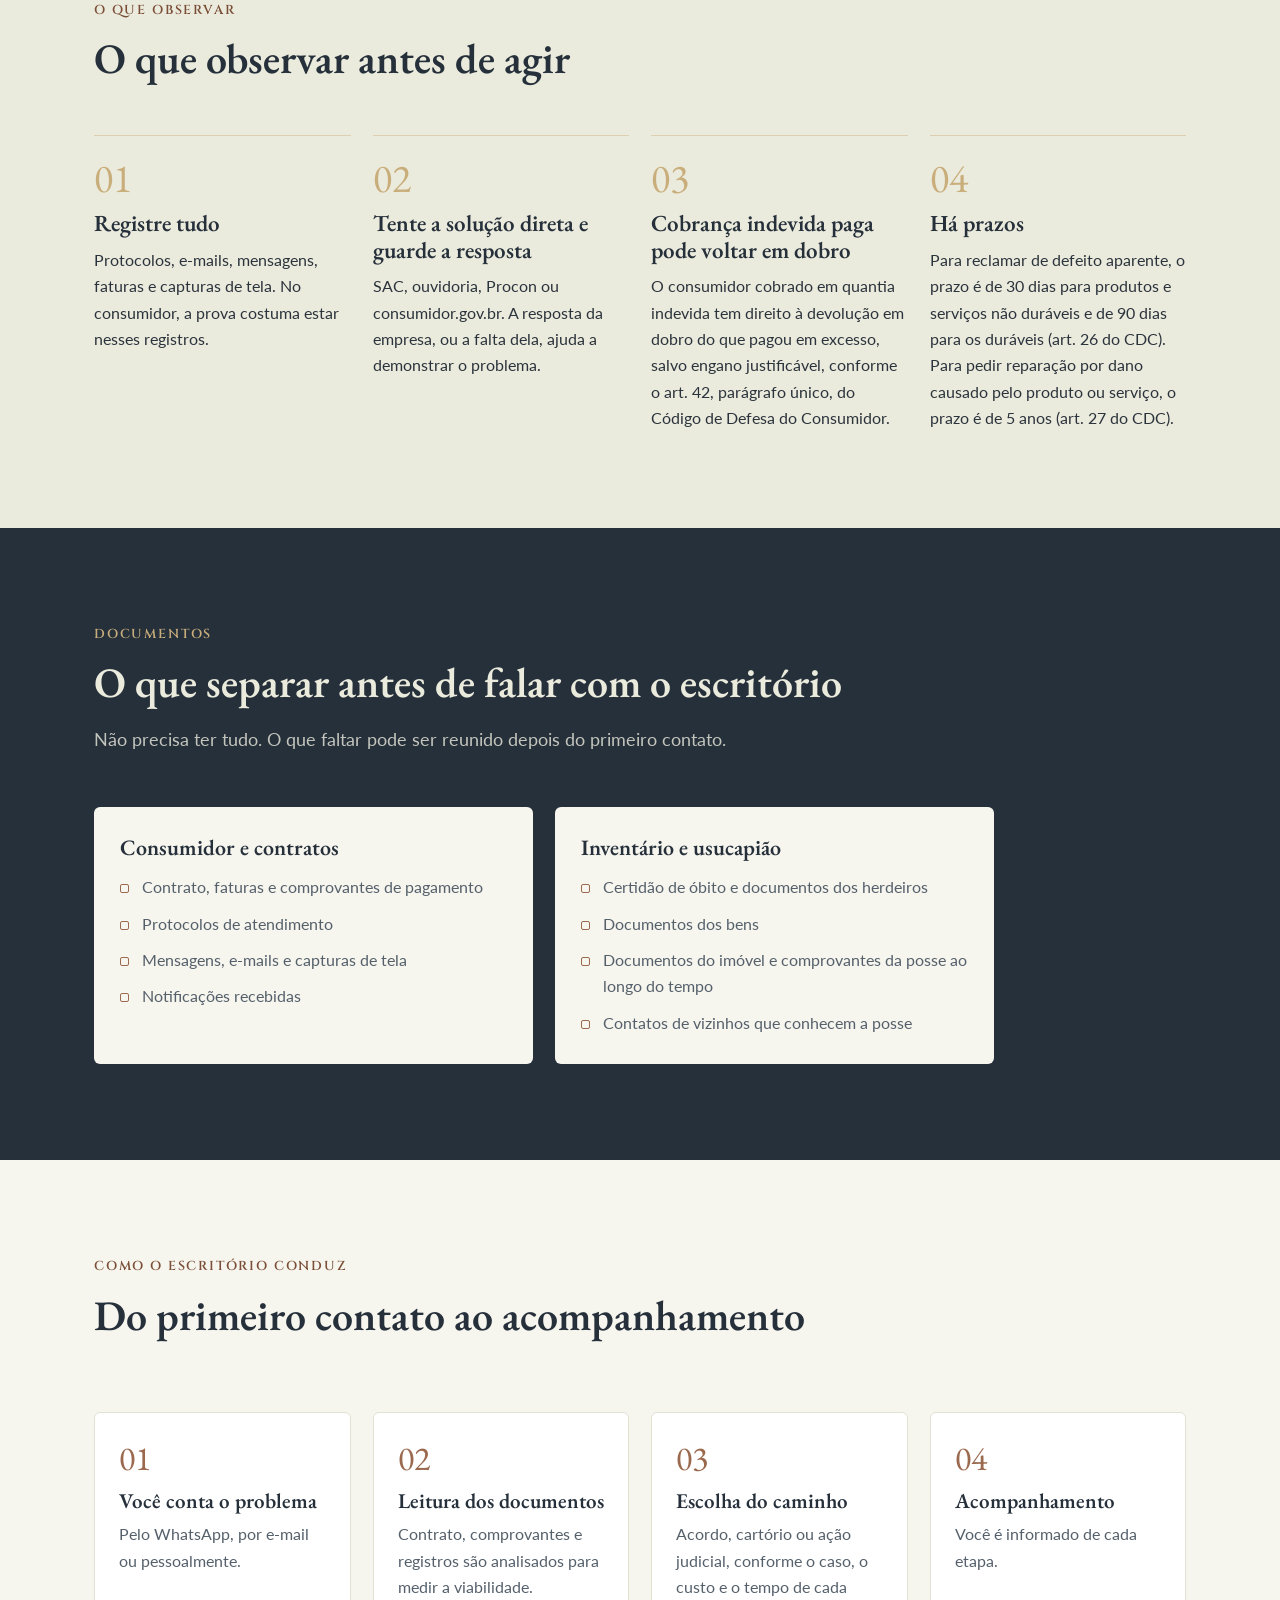
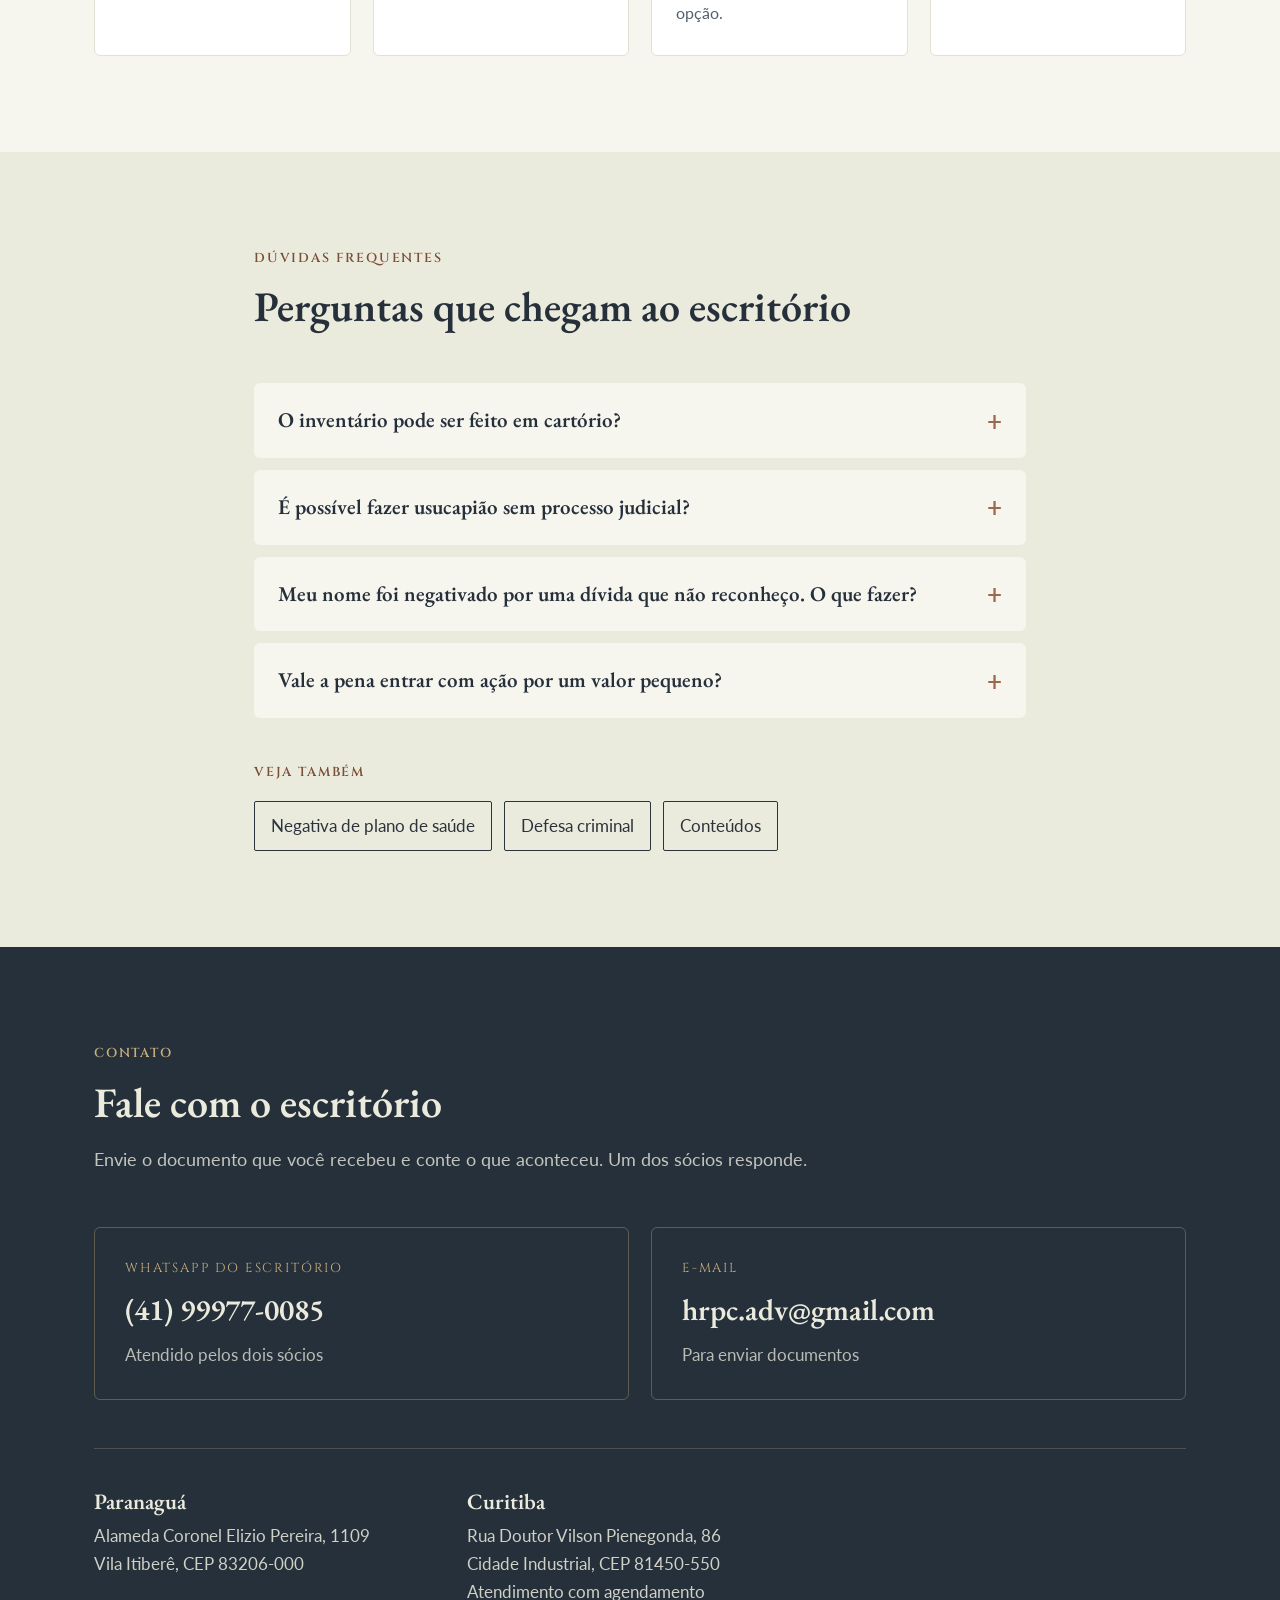
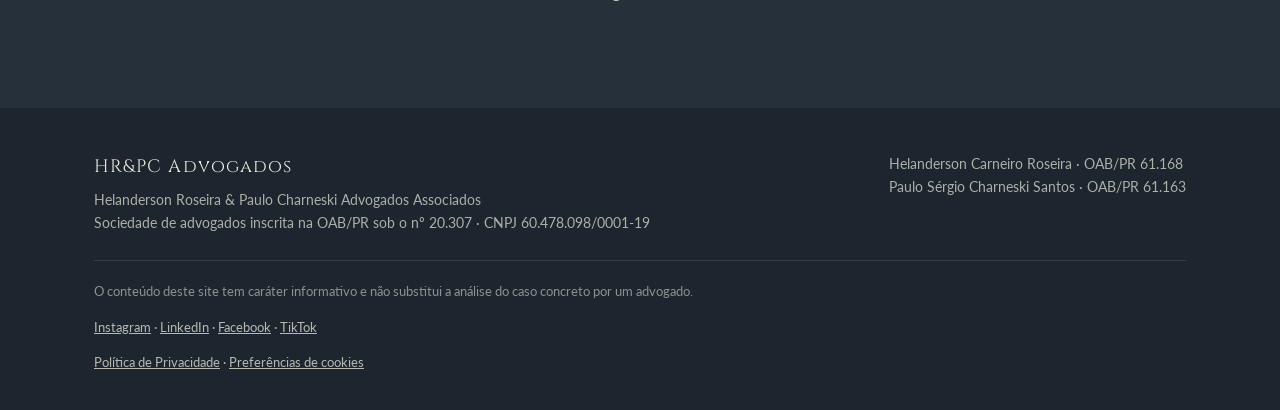
<file: consumidor-e-civel/index.html>
<!doctype html>
<html lang="pt-BR">
  <head>
    <meta charset="UTF-8" />
    <meta name="viewport" content="width=device-width, initial-scale=1.0" />
    <title>Advogado do consumidor e cível em Paranaguá e Curitiba | HR&amp;PC Advogados</title>
    <meta name="description" content="Cobrança indevida, nome negativado, produto com defeito, contratos, inventário e usucapião. Veja o que observar e quais documentos reunir." />
    <meta name="theme-color" content="#26303B" />
    <link rel="canonical" href="https://hrpc.adv.br/consumidor-e-civel/" />
    <meta property="og:type" content="website" />
    <meta property="og:locale" content="pt_BR" />
    <meta property="og:site_name" content="HR&amp;PC Advogados" />
    <meta property="og:title" content="Advogado do consumidor e cível em Paranaguá e Curitiba | HR&amp;PC Advogados" />
    <meta property="og:description" content="Cobrança indevida, nome negativado, produto com defeito, contratos, inventário e usucapião. Veja o que observar e quais documentos reunir." />
    <meta property="og:url" content="https://hrpc.adv.br/consumidor-e-civel/" />
    <meta property="og:image" content="https://hrpc.adv.br/img/og-hrpc.jpg" />
    <link rel="icon" href="/favicon.ico" sizes="48x48" />
    <link rel="icon" href="/img/favicon-192.png" type="image/png" sizes="192x192" />
    <link rel="apple-touch-icon" href="/img/apple-touch-icon.png" />
    <link rel="preconnect" href="https://fonts.googleapis.com" />
    <link rel="preconnect" href="https://fonts.gstatic.com" crossorigin />
    <link href="https://fonts.googleapis.com/css2?family=Cinzel:wght@500;600&family=EB+Garamond:ital,wght@0,500;0,600;1,500&family=Lato:wght@400;700&display=swap" rel="stylesheet" />
    <link rel="stylesheet" href="/CSS/style.css" />
    <style>
      .abertura-interna { padding: 120px 0 72px; }
      .abertura-interna h1 { font-size: clamp(32px, 4.4vw, 52px); }
      .trilha { font-size: 14px; margin-bottom: 22px; opacity: .85; }
      .trilha a { color: inherit; text-decoration: underline; text-underline-offset: 3px; }
      .trilha span[aria-hidden] { margin: 0 8px; }
      .autor-bloco { max-width: 820px; }
      .autor-bloco h3 { margin-bottom: 8px; }
      .relacionadas { display: flex; flex-wrap: wrap; gap: 12px; margin-top: 18px; }
      .relacionadas a { border: 1px solid currentColor; padding: 10px 16px; border-radius: 2px; text-decoration: none; }
      .cartoes-conteudo { display: grid; grid-template-columns: repeat(auto-fill, minmax(280px, 1fr)); gap: 22px; }
      .cartao-conteudo { color: inherit; text-decoration: none; background: #fff; border: 1px solid rgba(38,48,59,.12); padding: 26px; display: flex; flex-direction: column; gap: 10px; }
      .cartao-conteudo .rotulo { margin: 0; }
      .cartao-conteudo h3 { font-size: 22px; margin: 0; }
      .cartao-conteudo p { margin: 0; }
      .cartao-conteudo .ref { font-size: 14px; color: var(--texto-suave); }
      .filtros { display: flex; flex-wrap: wrap; gap: 10px; margin-bottom: 28px; }
      .filtros span { border: 1px solid rgba(38,48,59,.25); padding: 8px 14px; font-size: 14px; }
      .secao-escura .documentos-coluna h3 { color: var(--ardosia); }
      @media (min-width: 1001px) {
        .documentos.duas { grid-template-columns: repeat(2, 1fr); max-width: 900px; }
        .areas.tres { grid-template-columns: repeat(3, 1fr); }
      }
      @media (max-width: 760px) { .abertura-interna { padding: 96px 0 56px; } }
    </style>
    <script>document.documentElement.classList.add("js");</script>
    <script src="/Javascript/script.js" defer></script>
    <script src="/Javascript/analytics.js" defer></script>
    <script type="application/ld+json">
{
  "@context": "https://schema.org",
  "@graph": [
    {
      "@type": "Service",
      "name": "Direito do consumidor e direito civil",
      "serviceType": "Consumidor e cível",
      "url": "https://hrpc.adv.br/consumidor-e-civel/",
      "provider": {
        "@type": "LegalService",
        "name": "HR&PC Advogados",
        "url": "https://hrpc.adv.br/"
      },
      "areaServed": [
        "Paranaguá",
        "Curitiba",
        "Litoral do Paraná",
        "Paraná"
      ]
    },
    {
      "@type": "FAQPage",
      "mainEntity": [
        {
          "@type": "Question",
          "name": "O inventário pode ser feito em cartório?",
          "acceptedAnswer": {
            "@type": "Answer",
            "text": "Sim, quando os herdeiros estão de acordo, com base na Lei 11.441 de 2007. Desde a Resolução 571 de 2024 do CNJ, o inventário em cartório também é admitido com herdeiro menor ou incapaz, desde que cumpridas as condições da norma, entre elas a garantia da parte ideal de cada bem a que ele tem direito."
          }
        },
        {
          "@type": "Question",
          "name": "É possível fazer usucapião sem processo judicial?",
          "acceptedAnswer": {
            "@type": "Answer",
            "text": "Sim. A usucapião extrajudicial é feita no cartório de registro de imóveis, com base no art. 216-A da Lei de Registros Públicos, desde que os requisitos sejam comprovados e não haja impugnação."
          }
        },
        {
          "@type": "Question",
          "name": "Meu nome foi negativado por uma dívida que não reconheço. O que fazer?",
          "acceptedAnswer": {
            "@type": "Answer",
            "text": "Reúna a consulta que mostra a negativação e qualquer contato que tenha feito com a empresa. A partir disso, é possível pedir a retirada e avaliar a indenização."
          }
        },
        {
          "@type": "Question",
          "name": "Vale a pena entrar com ação por um valor pequeno?",
          "acceptedAnswer": {
            "@type": "Answer",
            "text": "Depende do caso. Há situações em que o Juizado Especial é o caminho e outras em que a solução direta resolve melhor. A análise inicial serve para isso."
          }
        }
      ]
    },
    {
      "@type": "BreadcrumbList",
      "itemListElement": [
        {
          "@type": "ListItem",
          "position": 1,
          "name": "Início",
          "item": "https://hrpc.adv.br/"
        },
        {
          "@type": "ListItem",
          "position": 2,
          "name": "Consumidor e cível",
          "item": "https://hrpc.adv.br/consumidor-e-civel/"
        }
      ]
    }
  ]
}
    </script>
  </head>
  <body>
    <a class="pular-conteudo" href="#conteudo">Ir para o conteúdo</a>
    <header class="topo" id="topo">
      <div class="container topo-interno">
        <a href="/" class="marca" aria-label="HR&amp;PC Advogados, voltar ao início">
          <span class="marca-sigla">HR&amp;PC</span>
          <span class="marca-sub">Advogados</span>
        </a>
        <button class="menu-botao" aria-expanded="false" aria-controls="menu-principal">
          <span class="menu-botao-linha"></span><span class="menu-botao-linha"></span><span class="menu-botao-linha"></span>
          <span class="sr-only">Abrir menu</span>
        </button>
        <nav class="menu" id="menu-principal" aria-label="Menu principal">
          <div class="menu-grupo">
            <button class="menu-grupo-botao" type="button" aria-expanded="false" aria-controls="sub-pessoas">Para pessoas</button>
            <div class="submenu" id="sub-pessoas">
              <div class="submenu-caixa">
                <a href="/#pessoas" class="submenu-rotulo">Visão geral</a>
                <a href="/negativa-plano-de-saude/">Negativa de plano de saúde</a>
                <a href="/defesa-criminal/">Defesa criminal</a>
                <a href="/consumidor-e-civel/" aria-current="page">Consumidor e cível</a>
              </div>
            </div>
          </div>
          <div class="menu-grupo">
            <button class="menu-grupo-botao" type="button" aria-expanded="false" aria-controls="sub-empresas">Para empresas</button>
            <div class="submenu" id="sub-empresas">
              <div class="submenu-caixa">
                <a href="/#empresas" class="submenu-rotulo">Visão geral</a>
                <a href="/licitacoes/">Licitações</a>
                <a href="/contratos-administrativos/">Contratos administrativos</a>
                <a href="/vigilancia-sanitaria/">Vigilância sanitária</a>
                <a href="/direito-empresarial/">Direito empresarial</a>
              </div>
            </div>
          </div>
          <div class="menu-grupo">
            <button class="menu-grupo-botao" type="button" aria-expanded="false" aria-controls="sub-instituicoes">Instituições e projetos</button>
            <div class="submenu" id="sub-instituicoes">
              <div class="submenu-caixa">
                <a href="/#terceiro-setor" class="submenu-rotulo">Visão geral</a>
                <a href="/terceiro-setor/">Terceiro setor</a>
                <a href="/captacao-de-recursos/">Captação de recursos: renúncia fiscal e editais</a>
              </div>
            </div>
          </div>
          <a href="/conteudos/">Conteúdos</a>
          <a href="#contato">Contato</a>
          <a class="botao botao-cobre botao-pequeno" href="https://wa.me/5541999770085?text=Ol%C3%A1%2C%20vim%20pela%20p%C3%A1gina%20de%20consumidor%20e%20c%C3%ADvel%20do%20site%20do%20HR%26PC%20Advogados." target="_blank" rel="noopener">Fale com o escritório</a>
        </nav>
      </div>
    </header>
    <main id="conteudo">
      <section class="abertura abertura-interna">
        <div class="container">
          <nav class="trilha" aria-label="Você está em">
            <a href="/">Início</a><span aria-hidden="true">›</span><a href="/#pessoas">Para pessoas</a><span aria-hidden="true">›</span><span>Consumidor e cível</span>
          </nav>
          <p class="rotulo rotulo-claro">Para pessoas</p>
          <h1>Cobrança indevida, contratos, inventário e usucapião.</h1>
          <p class="abertura-texto">Problemas com empresas, contratos que não foram cumpridos, a partilha de bens de quem faleceu e a regularização de imóveis. Em muitos casos há caminho fora do Judiciário, e o escritório indica qual.</p>
          <div class="abertura-acoes">
            <a class="botao botao-cobre" href="https://wa.me/5541999770085?text=Ol%C3%A1%2C%20vim%20pela%20p%C3%A1gina%20de%20consumidor%20e%20c%C3%ADvel%20do%20site%20do%20HR%26PC%20Advogados." target="_blank" rel="noopener">Falar pelo WhatsApp</a>
            <a class="botao botao-contorno" href="#documentos">Quais documentos separar</a>
          </div>
        </div>
      </section>
      <section class="secao" id="situacoes">
        <div class="container">
          <div class="secao-cabecalho">
            <p class="rotulo">Consumidor e cível</p>
            <h2>Quando procurar o escritório</h2>
          </div>
          <div class="areas">
            <article class="area revelar">
              <h3>Consumidor</h3>
              <ul class="lista-acoes"><li>Cobrança indevida e repetição do valor pago</li><li>Nome negativado sem dívida</li><li>Empréstimo ou serviço não contratado</li><li>Produto ou serviço com defeito</li><li>Voo cancelado ou atrasado</li></ul>
            </article>
            <article class="area revelar">
              <h3>Contratos e indenizações</h3>
              <ul class="lista-acoes"><li>Contrato descumprido</li><li>Cobrança de valores</li><li>Danos materiais e morais</li></ul>
            </article>
            <article class="area revelar">
              <h3>Inventário e partilha</h3>
              <ul class="lista-acoes"><li>Inventário judicial</li><li>Inventário em cartório</li><li>Partilha de bens</li></ul>
            </article>
            <article class="area revelar">
              <h3>Imóveis</h3>
              <ul class="lista-acoes"><li>Usucapião judicial</li><li>Usucapião em cartório</li><li>Regularização de imóvel</li></ul>
            </article>
          </div>
        </div>
      </section>
      <section class="secao secao-linho" id="observar">
        <div class="container">
          <div class="secao-cabecalho">
            <p class="rotulo">O que observar</p>
            <h2>O que observar antes de agir</h2>
          </div>
          <ol class="jornada">
            <li class="etapa revelar">
              <span class="etapa-numero">01</span>
              <h3>Registre tudo</h3>
              <p>Protocolos, e-mails, mensagens, faturas e capturas de tela. No consumidor, a prova costuma estar nesses registros.</p>
            </li>
            <li class="etapa revelar">
              <span class="etapa-numero">02</span>
              <h3>Tente a solução direta e guarde a resposta</h3>
              <p>SAC, ouvidoria, Procon ou consumidor.gov.br. A resposta da empresa, ou a falta dela, ajuda a demonstrar o problema.</p>
            </li>
            <li class="etapa revelar">
              <span class="etapa-numero">03</span>
              <h3>Cobrança indevida paga pode voltar em dobro</h3>
              <p>O consumidor cobrado em quantia indevida tem direito à devolução em dobro do que pagou em excesso, salvo engano justificável, conforme o art. 42, parágrafo único, do Código de Defesa do Consumidor.</p>
            </li>
            <li class="etapa revelar">
              <span class="etapa-numero">04</span>
              <h3>Há prazos</h3>
              <p>Para reclamar de defeito aparente, o prazo é de 30 dias para produtos e serviços não duráveis e de 90 dias para os duráveis (art. 26 do CDC). Para pedir reparação por dano causado pelo produto ou serviço, o prazo é de 5 anos (art. 27 do CDC).</p>
            </li>
          </ol>
        </div>
      </section>
      <section class="secao secao-escura" id="documentos">
        <div class="container">
          <div class="secao-cabecalho">
            <p class="rotulo rotulo-claro">Documentos</p>
            <h2>O que separar antes de falar com o escritório</h2>
            <p class="secao-intro">Não precisa ter tudo. O que faltar pode ser reunido depois do primeiro contato.</p>
          </div>
          <div class="documentos duas">
            <div class="documentos-coluna revelar">
              <h3>Consumidor e contratos</h3>
              <ul><li>Contrato, faturas e comprovantes de pagamento</li><li>Protocolos de atendimento</li><li>Mensagens, e-mails e capturas de tela</li><li>Notificações recebidas</li></ul>
            </div>
            <div class="documentos-coluna revelar">
              <h3>Inventário e usucapião</h3>
              <ul><li>Certidão de óbito e documentos dos herdeiros</li><li>Documentos dos bens</li><li>Documentos do imóvel e comprovantes da posse ao longo do tempo</li><li>Contatos de vizinhos que conhecem a posse</li></ul>
            </div>
          </div>
        </div>
      </section>
      <section class="secao" id="como">
        <div class="container">
          <div class="secao-cabecalho">
            <p class="rotulo">Como o escritório conduz</p>
            <h2>Do primeiro contato ao acompanhamento</h2>
          </div>
          <ol class="passos">
            <li class="passo revelar">
              <h3>Você conta o problema</h3>
              <p>Pelo WhatsApp, por e-mail ou pessoalmente.</p>
            </li>
            <li class="passo revelar">
              <h3>Leitura dos documentos</h3>
              <p>Contrato, comprovantes e registros são analisados para medir a viabilidade.</p>
            </li>
            <li class="passo revelar">
              <h3>Escolha do caminho</h3>
              <p>Acordo, cartório ou ação judicial, conforme o caso, o custo e o tempo de cada opção.</p>
            </li>
            <li class="passo revelar">
              <h3>Acompanhamento</h3>
              <p>Você é informado de cada etapa.</p>
            </li>
          </ol>
        </div>
      </section>
      <section class="secao secao-linho" id="duvidas">
        <div class="container container-estreito">
          <div class="secao-cabecalho">
            <p class="rotulo">Dúvidas frequentes</p>
            <h2>Perguntas que chegam ao escritório</h2>
          </div>
          <div class="perguntas">
            <details>
              <summary>O inventário pode ser feito em cartório?</summary>
              <p>Sim, quando os herdeiros estão de acordo, com base na Lei 11.441 de 2007. Desde a Resolução 571 de 2024 do CNJ, o inventário em cartório também é admitido com herdeiro menor ou incapaz, desde que cumpridas as condições da norma, entre elas a garantia da parte ideal de cada bem a que ele tem direito.</p>
            </details>
            <details>
              <summary>É possível fazer usucapião sem processo judicial?</summary>
              <p>Sim. A usucapião extrajudicial é feita no cartório de registro de imóveis, com base no art. 216-A da Lei de Registros Públicos, desde que os requisitos sejam comprovados e não haja impugnação.</p>
            </details>
            <details>
              <summary>Meu nome foi negativado por uma dívida que não reconheço. O que fazer?</summary>
              <p>Reúna a consulta que mostra a negativação e qualquer contato que tenha feito com a empresa. A partir disso, é possível pedir a retirada e avaliar a indenização.</p>
            </details>
            <details>
              <summary>Vale a pena entrar com ação por um valor pequeno?</summary>
              <p>Depende do caso. Há situações em que o Juizado Especial é o caminho e outras em que a solução direta resolve melhor. A análise inicial serve para isso.</p>
            </details>
          </div>
          <div class="secao-acao">
            <p class="rotulo">Veja também</p>
            <div class="relacionadas"><a href="/negativa-plano-de-saude/">Negativa de plano de saúde</a><a href="/defesa-criminal/">Defesa criminal</a><a href="/conteudos/">Conteúdos</a></div>
          </div>
        </div>
      </section>
      <section class="secao secao-escura" id="contato">
        <div class="container">
          <div class="secao-cabecalho">
            <p class="rotulo rotulo-claro">Contato</p>
            <h2>Fale com o escritório</h2>
            <p class="secao-intro">Envie o documento que você recebeu e conte o que aconteceu. Um dos sócios responde.</p>
          </div>
          <div class="contato-principal">
            <a class="contato-destaque" href="https://wa.me/5541999770085?text=Ol%C3%A1%2C%20vim%20pela%20p%C3%A1gina%20de%20consumidor%20e%20c%C3%ADvel%20do%20site%20do%20HR%26PC%20Advogados." target="_blank" rel="noopener">
              <span class="contato-rotulo">WhatsApp do escritório</span>
              <span class="contato-nome">(41) 99977-0085</span>
              <span class="contato-dado">Atendido pelos dois sócios</span>
            </a>
            <a class="contato-destaque" href="mailto:hrpc.adv@gmail.com">
              <span class="contato-rotulo">E-mail</span>
              <span class="contato-nome">hrpc.adv@gmail.com</span>
              <span class="contato-dado">Para enviar documentos</span>
            </a>
          </div>
          <div class="enderecos">
            <div class="endereco">
              <h3>Paranaguá</h3>
              <p>Alameda Coronel Elizio Pereira, 1109<br />Vila Itiberê, CEP 83206-000</p>
            </div>
            <div class="endereco">
              <h3>Curitiba</h3>
              <p>Rua Doutor Vilson Pienegonda, 86<br />Cidade Industrial, CEP 81450-550<br />Atendimento com agendamento</p>
            </div>
          </div>
        </div>
      </section>
    </main>
    <footer class="rodape">
      <div class="container rodape-interno">
        <div>
          <p class="rodape-marca">HR&amp;PC Advogados</p>
          <p>Helanderson Roseira &amp; Paulo Charneski Advogados Associados</p>
          <p>Sociedade de advogados inscrita na OAB/PR sob o nº 20.307 · CNPJ 60.478.098/0001-19</p>
        </div>
        <div>
          <p>Helanderson Carneiro Roseira · OAB/PR 61.168</p>
          <p>Paulo Sérgio Charneski Santos · OAB/PR 61.163</p>
        </div>
      </div>
      <div class="container">
        <p class="rodape-aviso">O conteúdo deste site tem caráter informativo e não substitui a análise do caso concreto por um advogado.</p>
        <p class="rodape-links">
          <a href="https://www.instagram.com/hrpc.advogados/" target="_blank" rel="noopener">Instagram</a> ·
          <a href="https://www.linkedin.com/company/hrpc-advogados/" target="_blank" rel="noopener">LinkedIn</a> ·
          <a href="https://www.facebook.com/profile.php?id=61590690650148" target="_blank" rel="noopener">Facebook</a> ·
          <a href="https://www.tiktok.com/@hrpc.advogados" target="_blank" rel="noopener">TikTok</a>
        </p>
        <p class="rodape-links">
          <a href="/politica-de-privacidade.html">Política de Privacidade</a> ·
          <button type="button" data-preferencias-cookies>Preferências de cookies</button>
        </p>
      </div>
    </footer>
    <a class="whatsapp-flutuante" href="https://wa.me/5541999770085?text=Ol%C3%A1%2C%20vim%20pela%20p%C3%A1gina%20de%20consumidor%20e%20c%C3%ADvel%20do%20site%20do%20HR%26PC%20Advogados." target="_blank" rel="noopener" aria-label="Fale com o escritório pelo WhatsApp"><svg viewBox="0 0 24 24" aria-hidden="true"><path d="M.057 24l1.687-6.163c-1.041-1.804-1.588-3.849-1.587-5.946C.06 5.348 5.397.01 12.008.01c3.202.001 6.212 1.246 8.477 3.513 2.266 2.268 3.507 5.28 3.505 8.484-.004 6.657-5.34 11.997-11.953 11.997-2.005-.001-3.973-.502-5.713-1.457L0 24zm6.59-4.846c1.6.95 3.188 1.449 4.825 1.451 5.436 0 9.86-4.37 9.864-9.799.002-2.63-1.023-5.101-2.885-6.966C16.528 1.975 14.063.953 11.453.953c-5.438 0-9.863 4.371-9.867 9.801-.001 1.73.453 3.421 1.314 4.916l-.999 3.648 3.889-1.019z"/></svg></a>
  </body>
</html>
</file>
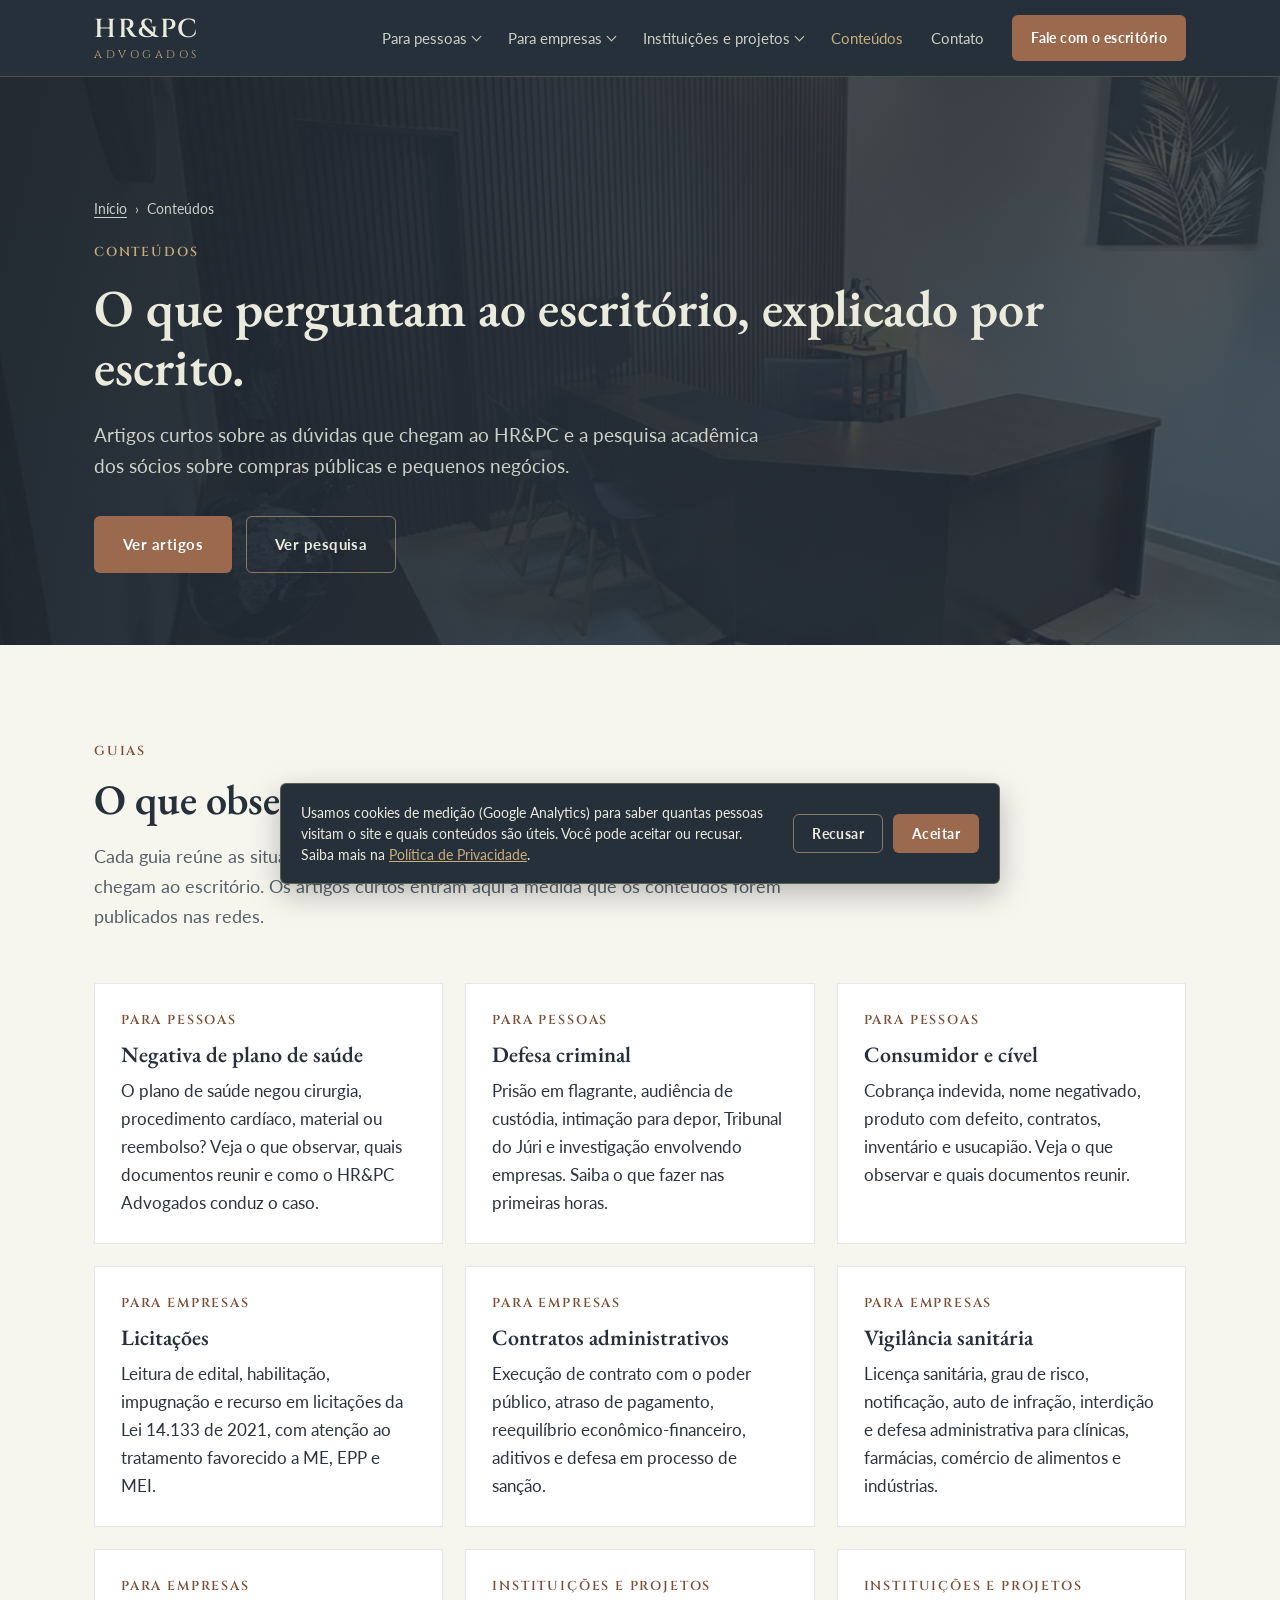
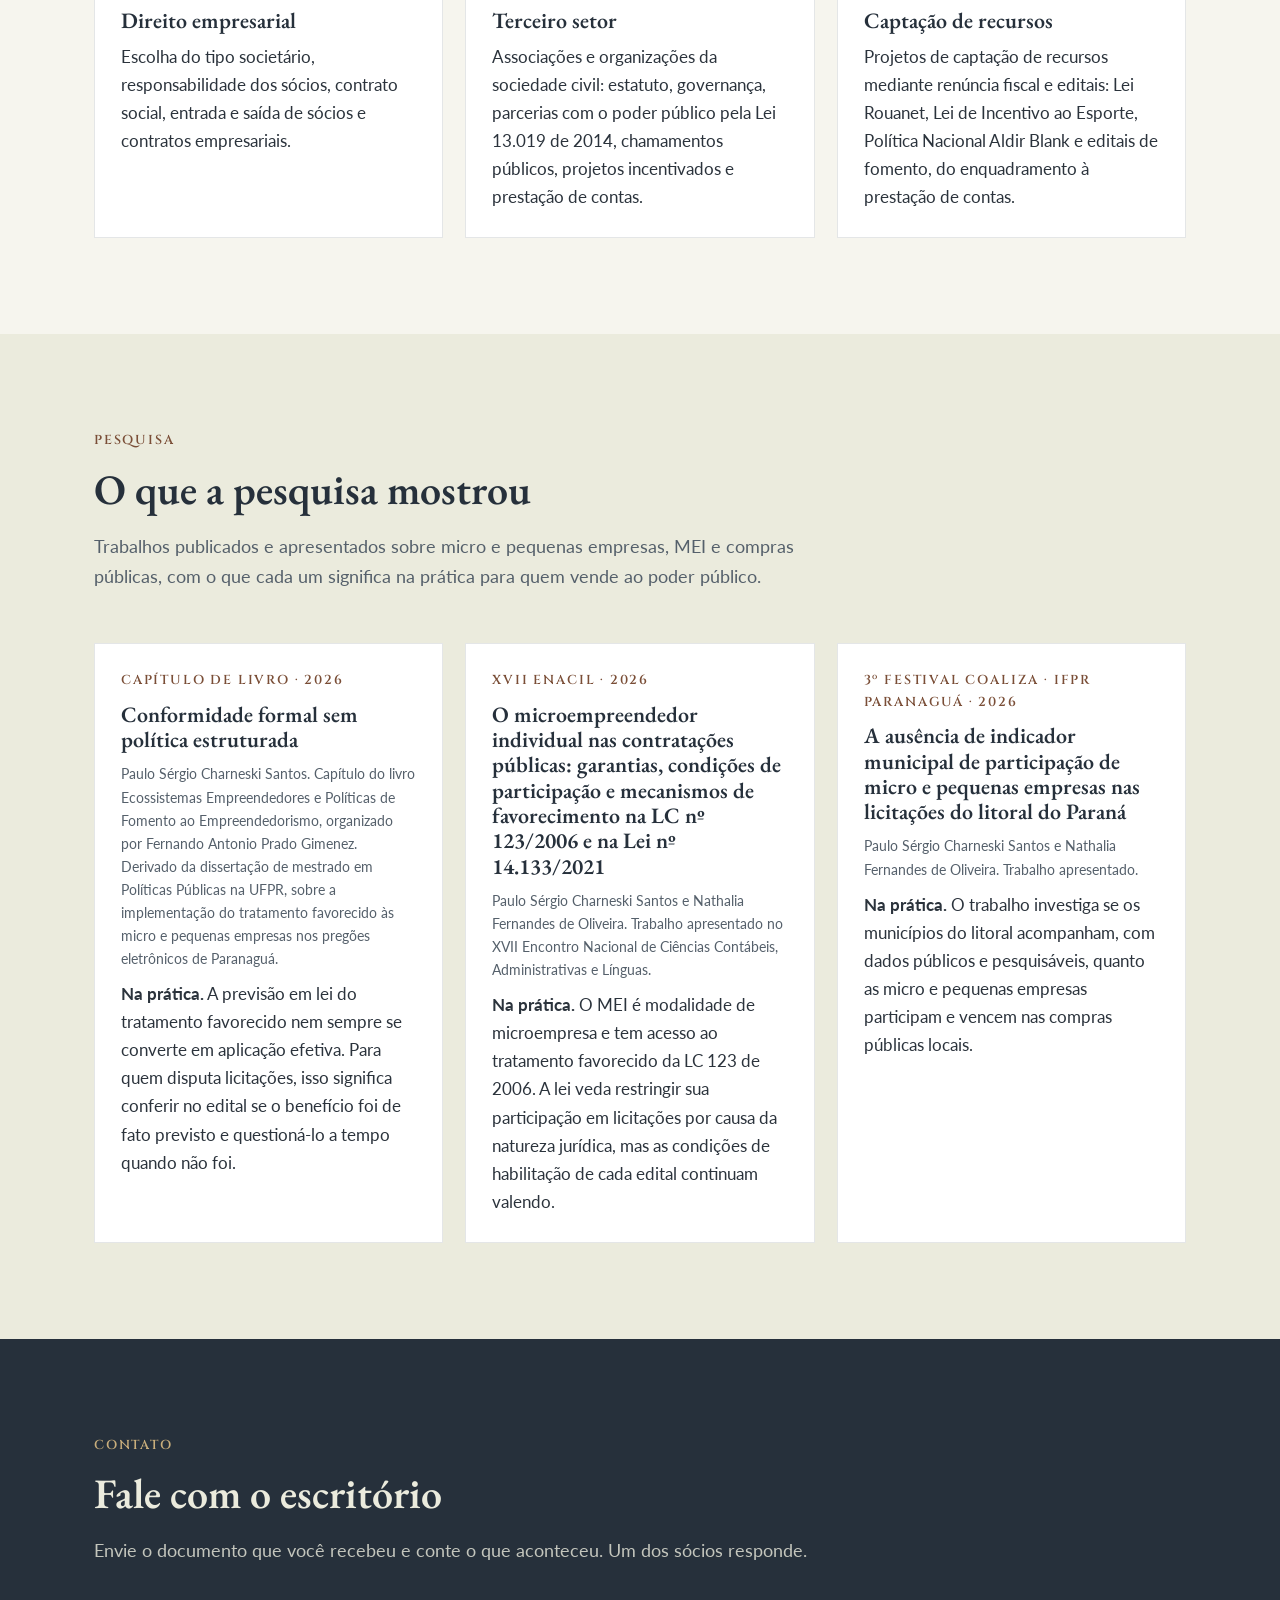
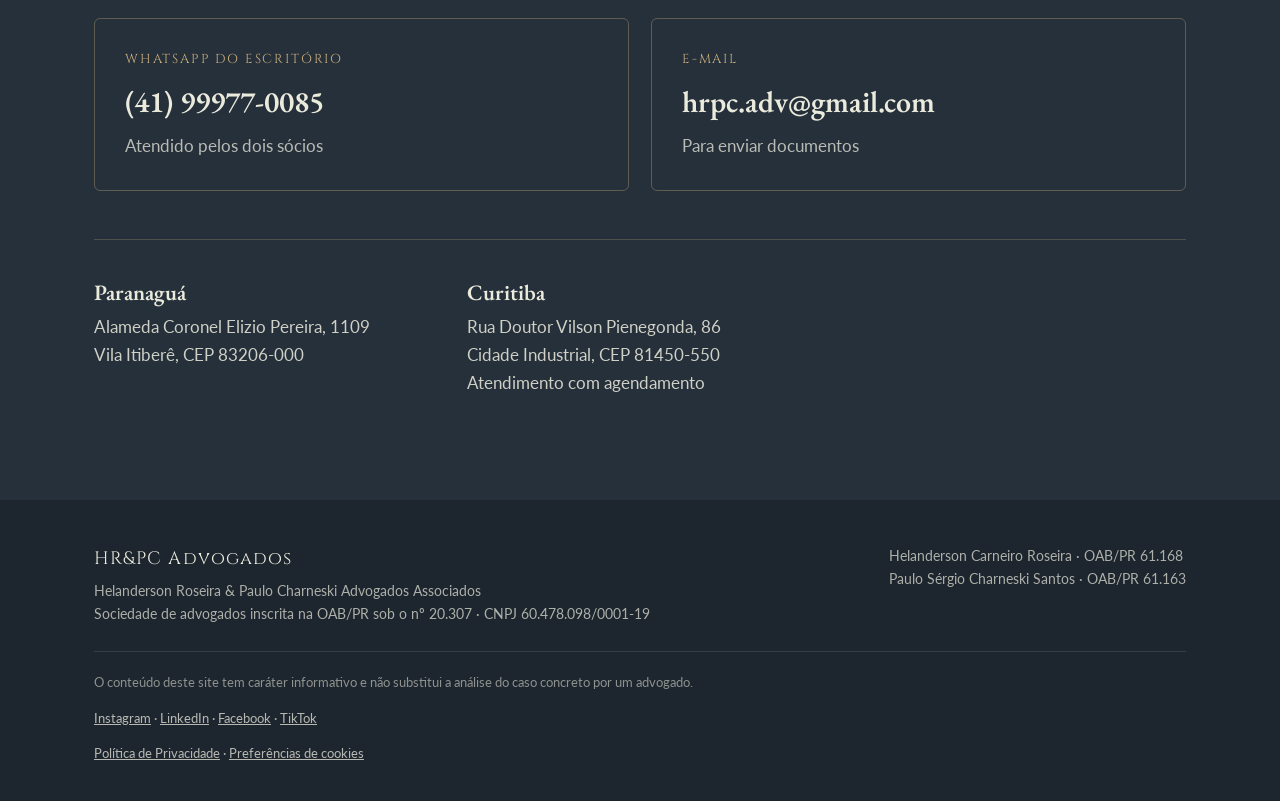
<file: conteudos/index.html>
<!doctype html>
<html lang="pt-BR">
  <head>
    <meta charset="UTF-8" />
    <meta name="viewport" content="width=device-width, initial-scale=1.0" />
    <title>Conteúdos jurídicos e pesquisa | HR&amp;PC Advogados</title>
    <meta name="description" content="Artigos curtos sobre saúde, consumidor, defesa criminal, licitações, contratos administrativos, vigilância sanitária e terceiro setor, e a pesquisa acadêmica dos sócios." />
    <meta name="theme-color" content="#26303B" />
    <link rel="canonical" href="https://hrpc.adv.br/conteudos/" />
    <meta property="og:type" content="website" />
    <meta property="og:locale" content="pt_BR" />
    <meta property="og:site_name" content="HR&amp;PC Advogados" />
    <meta property="og:title" content="Conteúdos jurídicos e pesquisa | HR&amp;PC Advogados" />
    <meta property="og:description" content="Artigos curtos sobre saúde, consumidor, defesa criminal, licitações, contratos administrativos, vigilância sanitária e terceiro setor, e a pesquisa acadêmica dos sócios." />
    <meta property="og:url" content="https://hrpc.adv.br/conteudos/" />
    <meta property="og:image" content="https://hrpc.adv.br/img/og-hrpc.jpg" />
    <link rel="icon" href="/favicon.ico" sizes="48x48" />
    <link rel="icon" href="/img/favicon-192.png" type="image/png" sizes="192x192" />
    <link rel="apple-touch-icon" href="/img/apple-touch-icon.png" />
    <link rel="preconnect" href="https://fonts.googleapis.com" />
    <link rel="preconnect" href="https://fonts.gstatic.com" crossorigin />
    <link href="https://fonts.googleapis.com/css2?family=Cinzel:wght@500;600&family=EB+Garamond:ital,wght@0,500;0,600;1,500&family=Lato:wght@400;700&display=swap" rel="stylesheet" />
    <link rel="stylesheet" href="/CSS/style.css" />
    <style>
      .abertura-interna { padding: 120px 0 72px; }
      .abertura-interna h1 { font-size: clamp(32px, 4.4vw, 52px); }
      .trilha { font-size: 14px; margin-bottom: 22px; opacity: .85; }
      .trilha a { color: inherit; text-decoration: underline; text-underline-offset: 3px; }
      .trilha span[aria-hidden] { margin: 0 8px; }
      .autor-bloco { max-width: 820px; }
      .autor-bloco h3 { margin-bottom: 8px; }
      .relacionadas { display: flex; flex-wrap: wrap; gap: 12px; margin-top: 18px; }
      .relacionadas a { border: 1px solid currentColor; padding: 10px 16px; border-radius: 2px; text-decoration: none; }
      .cartoes-conteudo { display: grid; grid-template-columns: repeat(auto-fill, minmax(280px, 1fr)); gap: 22px; }
      .cartao-conteudo { color: inherit; text-decoration: none; background: #fff; border: 1px solid rgba(38,48,59,.12); padding: 26px; display: flex; flex-direction: column; gap: 10px; }
      .cartao-conteudo .rotulo { margin: 0; }
      .cartao-conteudo h3 { font-size: 22px; margin: 0; }
      .cartao-conteudo p { margin: 0; }
      .cartao-conteudo .ref { font-size: 14px; color: var(--texto-suave); }
      .filtros { display: flex; flex-wrap: wrap; gap: 10px; margin-bottom: 28px; }
      .filtros span { border: 1px solid rgba(38,48,59,.25); padding: 8px 14px; font-size: 14px; }
      .secao-escura .documentos-coluna h3 { color: var(--ardosia); }
      @media (min-width: 1001px) {
        .documentos.duas { grid-template-columns: repeat(2, 1fr); max-width: 900px; }
        .areas.tres { grid-template-columns: repeat(3, 1fr); }
      }
      @media (max-width: 760px) { .abertura-interna { padding: 96px 0 56px; } }
    </style>
    <script>document.documentElement.classList.add("js");</script>
    <script src="/Javascript/script.js" defer></script>
    <script src="/Javascript/analytics.js" defer></script>
    <script type="application/ld+json">
{
  "@context": "https://schema.org",
  "@graph": [
    {
      "@type": "CollectionPage",
      "name": "Conteúdos do HR&PC Advogados",
      "url": "https://hrpc.adv.br/conteudos/",
      "publisher": {
        "@type": "LegalService",
        "name": "HR&PC Advogados",
        "url": "https://hrpc.adv.br/"
      }
    },
    {
      "@type": "BreadcrumbList",
      "itemListElement": [
        {
          "@type": "ListItem",
          "position": 1,
          "name": "Início",
          "item": "https://hrpc.adv.br/"
        },
        {
          "@type": "ListItem",
          "position": 2,
          "name": "Conteúdos",
          "item": "https://hrpc.adv.br/conteudos/"
        }
      ]
    }
  ]
}
    </script>
  </head>
  <body>
    <a class="pular-conteudo" href="#conteudo">Ir para o conteúdo</a>
    <header class="topo" id="topo">
      <div class="container topo-interno">
        <a href="/" class="marca" aria-label="HR&amp;PC Advogados, voltar ao início">
          <span class="marca-sigla">HR&amp;PC</span>
          <span class="marca-sub">Advogados</span>
        </a>
        <button class="menu-botao" aria-expanded="false" aria-controls="menu-principal">
          <span class="menu-botao-linha"></span><span class="menu-botao-linha"></span><span class="menu-botao-linha"></span>
          <span class="sr-only">Abrir menu</span>
        </button>
        <nav class="menu" id="menu-principal" aria-label="Menu principal">
          <div class="menu-grupo">
            <button class="menu-grupo-botao" type="button" aria-expanded="false" aria-controls="sub-pessoas">Para pessoas</button>
            <div class="submenu" id="sub-pessoas">
              <div class="submenu-caixa">
                <a href="/#pessoas" class="submenu-rotulo">Visão geral</a>
                <a href="/negativa-plano-de-saude/">Negativa de plano de saúde</a>
                <a href="/defesa-criminal/">Defesa criminal</a>
                <a href="/consumidor-e-civel/">Consumidor e cível</a>
              </div>
            </div>
          </div>
          <div class="menu-grupo">
            <button class="menu-grupo-botao" type="button" aria-expanded="false" aria-controls="sub-empresas">Para empresas</button>
            <div class="submenu" id="sub-empresas">
              <div class="submenu-caixa">
                <a href="/#empresas" class="submenu-rotulo">Visão geral</a>
                <a href="/licitacoes/">Licitações</a>
                <a href="/contratos-administrativos/">Contratos administrativos</a>
                <a href="/vigilancia-sanitaria/">Vigilância sanitária</a>
                <a href="/direito-empresarial/">Direito empresarial</a>
              </div>
            </div>
          </div>
          <div class="menu-grupo">
            <button class="menu-grupo-botao" type="button" aria-expanded="false" aria-controls="sub-instituicoes">Instituições e projetos</button>
            <div class="submenu" id="sub-instituicoes">
              <div class="submenu-caixa">
                <a href="/#terceiro-setor" class="submenu-rotulo">Visão geral</a>
                <a href="/terceiro-setor/">Terceiro setor</a>
                <a href="/captacao-de-recursos/">Captação de recursos: renúncia fiscal e editais</a>
              </div>
            </div>
          </div>
          <a href="/conteudos/" aria-current="page">Conteúdos</a>
          <a href="#contato">Contato</a>
          <a class="botao botao-cobre botao-pequeno" href="https://wa.me/5541999770085?text=Ol%C3%A1%2C%20vim%20pela%20p%C3%A1gina%20de%20conte%C3%BAdos%20do%20site%20do%20HR%26PC%20Advogados." target="_blank" rel="noopener">Fale com o escritório</a>
        </nav>
      </div>
    </header>
    <main id="conteudo">
      <section class="abertura abertura-interna">
        <div class="container">
          <nav class="trilha" aria-label="Você está em"><a href="/">Início</a><span aria-hidden="true">›</span><span>Conteúdos</span></nav>
          <p class="rotulo rotulo-claro">Conteúdos</p>
          <h1>O que perguntam ao escritório, explicado por escrito.</h1>
          <p class="abertura-texto">Artigos curtos sobre as dúvidas que chegam ao HR&amp;PC e a pesquisa acadêmica dos sócios sobre compras públicas e pequenos negócios.</p>
          <div class="abertura-acoes">
            <a class="botao botao-cobre" href="#artigos">Ver artigos</a>
            <a class="botao botao-contorno" href="#pesquisa">Ver pesquisa</a>
          </div>
        </div>
      </section>
      <section class="secao" id="artigos">
        <div class="container">
          <div class="secao-cabecalho">
            <p class="rotulo">Guias</p>
            <h2>O que observar em cada assunto</h2>
            <p class="secao-intro">Cada guia reúne as situações mais comuns, os documentos que importam e as perguntas que chegam ao escritório. Os artigos curtos entram aqui à medida que os conteúdos forem publicados nas redes.</p>
          </div>
          <div class="cartoes-conteudo">
            <a class="cartao-conteudo revelar" href="/negativa-plano-de-saude/">
              <p class="rotulo">Para pessoas</p>
              <h3>Negativa de plano de saúde</h3>
              <p>O plano de saúde negou cirurgia, procedimento cardíaco, material ou reembolso? Veja o que observar, quais documentos reunir e como o HR&amp;PC Advogados conduz o caso.</p>
            </a>
            <a class="cartao-conteudo revelar" href="/defesa-criminal/">
              <p class="rotulo">Para pessoas</p>
              <h3>Defesa criminal</h3>
              <p>Prisão em flagrante, audiência de custódia, intimação para depor, Tribunal do Júri e investigação envolvendo empresas. Saiba o que fazer nas primeiras horas.</p>
            </a>
            <a class="cartao-conteudo revelar" href="/consumidor-e-civel/">
              <p class="rotulo">Para pessoas</p>
              <h3>Consumidor e cível</h3>
              <p>Cobrança indevida, nome negativado, produto com defeito, contratos, inventário e usucapião. Veja o que observar e quais documentos reunir.</p>
            </a>
            <a class="cartao-conteudo revelar" href="/licitacoes/">
              <p class="rotulo">Para empresas</p>
              <h3>Licitações</h3>
              <p>Leitura de edital, habilitação, impugnação e recurso em licitações da Lei 14.133 de 2021, com atenção ao tratamento favorecido a ME, EPP e MEI.</p>
            </a>
            <a class="cartao-conteudo revelar" href="/contratos-administrativos/">
              <p class="rotulo">Para empresas</p>
              <h3>Contratos administrativos</h3>
              <p>Execução de contrato com o poder público, atraso de pagamento, reequilíbrio econômico-financeiro, aditivos e defesa em processo de sanção.</p>
            </a>
            <a class="cartao-conteudo revelar" href="/vigilancia-sanitaria/">
              <p class="rotulo">Para empresas</p>
              <h3>Vigilância sanitária</h3>
              <p>Licença sanitária, grau de risco, notificação, auto de infração, interdição e defesa administrativa para clínicas, farmácias, comércio de alimentos e indústrias.</p>
            </a>
            <a class="cartao-conteudo revelar" href="/direito-empresarial/">
              <p class="rotulo">Para empresas</p>
              <h3>Direito empresarial</h3>
              <p>Escolha do tipo societário, responsabilidade dos sócios, contrato social, entrada e saída de sócios e contratos empresariais.</p>
            </a>
            <a class="cartao-conteudo revelar" href="/terceiro-setor/">
              <p class="rotulo">Instituições e projetos</p>
              <h3>Terceiro setor</h3>
              <p>Associações e organizações da sociedade civil: estatuto, governança, parcerias com o poder público pela Lei 13.019 de 2014, chamamentos públicos, projetos incentivados e prestação de contas.</p>
            </a>
            <a class="cartao-conteudo revelar" href="/captacao-de-recursos/">
              <p class="rotulo">Instituições e projetos</p>
              <h3>Captação de recursos</h3>
              <p>Projetos de captação de recursos mediante renúncia fiscal e editais: Lei Rouanet, Lei de Incentivo ao Esporte, Política Nacional Aldir Blank e editais de fomento, do enquadramento à prestação de contas.</p>
            </a>
          </div>
        </div>
      </section>
      <section class="secao secao-linho" id="pesquisa">
        <div class="container">
          <div class="secao-cabecalho">
            <p class="rotulo">Pesquisa</p>
            <h2>O que a pesquisa mostrou</h2>
            <p class="secao-intro">Trabalhos publicados e apresentados sobre micro e pequenas empresas, MEI e compras públicas, com o que cada um significa na prática para quem vende ao poder público.</p>
          </div>
          <div class="cartoes-conteudo">
            <article class="cartao-conteudo revelar">
              <p class="rotulo">Capítulo de livro · 2026</p>
              <h3>Conformidade formal sem política estruturada</h3>
              <p class="ref">Paulo Sérgio Charneski Santos. Capítulo do livro Ecossistemas Empreendedores e Políticas de Fomento ao Empreendedorismo, organizado por Fernando Antonio Prado Gimenez. Derivado da dissertação de mestrado em Políticas Públicas na UFPR, sobre a implementação do tratamento favorecido às micro e pequenas empresas nos pregões eletrônicos de Paranaguá.</p>
              <p><strong>Na prática.</strong> A previsão em lei do tratamento favorecido nem sempre se converte em aplicação efetiva. Para quem disputa licitações, isso significa conferir no edital se o benefício foi de fato previsto e questioná-lo a tempo quando não foi.</p>
            </article>
            <article class="cartao-conteudo revelar">
              <p class="rotulo">XVII ENACIL · 2026</p>
              <h3>O microempreendedor individual nas contratações públicas: garantias, condições de participação e mecanismos de favorecimento na LC nº 123/2006 e na Lei nº 14.133/2021</h3>
              <p class="ref">Paulo Sérgio Charneski Santos e Nathalia Fernandes de Oliveira. Trabalho apresentado no XVII Encontro Nacional de Ciências Contábeis, Administrativas e Línguas.</p>
              <p><strong>Na prática.</strong> O MEI é modalidade de microempresa e tem acesso ao tratamento favorecido da LC 123 de 2006. A lei veda restringir sua participação em licitações por causa da natureza jurídica, mas as condições de habilitação de cada edital continuam valendo.</p>
            </article>
            <article class="cartao-conteudo revelar">
              <p class="rotulo">3º Festival Coaliza · IFPR Paranaguá · 2026</p>
              <h3>A ausência de indicador municipal de participação de micro e pequenas empresas nas licitações do litoral do Paraná</h3>
              <p class="ref">Paulo Sérgio Charneski Santos e Nathalia Fernandes de Oliveira. Trabalho apresentado.</p>
              <p><strong>Na prática.</strong> O trabalho investiga se os municípios do litoral acompanham, com dados públicos e pesquisáveis, quanto as micro e pequenas empresas participam e vencem nas compras públicas locais.</p>
            </article>
          </div>
        </div>
      </section>
      <section class="secao secao-escura" id="contato">
        <div class="container">
          <div class="secao-cabecalho">
            <p class="rotulo rotulo-claro">Contato</p>
            <h2>Fale com o escritório</h2>
            <p class="secao-intro">Envie o documento que você recebeu e conte o que aconteceu. Um dos sócios responde.</p>
          </div>
          <div class="contato-principal">
            <a class="contato-destaque" href="https://wa.me/5541999770085?text=Ol%C3%A1%2C%20vim%20pela%20p%C3%A1gina%20de%20conte%C3%BAdos%20do%20site%20do%20HR%26PC%20Advogados." target="_blank" rel="noopener">
              <span class="contato-rotulo">WhatsApp do escritório</span>
              <span class="contato-nome">(41) 99977-0085</span>
              <span class="contato-dado">Atendido pelos dois sócios</span>
            </a>
            <a class="contato-destaque" href="mailto:hrpc.adv@gmail.com">
              <span class="contato-rotulo">E-mail</span>
              <span class="contato-nome">hrpc.adv@gmail.com</span>
              <span class="contato-dado">Para enviar documentos</span>
            </a>
          </div>
          <div class="enderecos">
            <div class="endereco">
              <h3>Paranaguá</h3>
              <p>Alameda Coronel Elizio Pereira, 1109<br />Vila Itiberê, CEP 83206-000</p>
            </div>
            <div class="endereco">
              <h3>Curitiba</h3>
              <p>Rua Doutor Vilson Pienegonda, 86<br />Cidade Industrial, CEP 81450-550<br />Atendimento com agendamento</p>
            </div>
          </div>
        </div>
      </section>
    </main>
    <footer class="rodape">
      <div class="container rodape-interno">
        <div>
          <p class="rodape-marca">HR&amp;PC Advogados</p>
          <p>Helanderson Roseira &amp; Paulo Charneski Advogados Associados</p>
          <p>Sociedade de advogados inscrita na OAB/PR sob o nº 20.307 · CNPJ 60.478.098/0001-19</p>
        </div>
        <div>
          <p>Helanderson Carneiro Roseira · OAB/PR 61.168</p>
          <p>Paulo Sérgio Charneski Santos · OAB/PR 61.163</p>
        </div>
      </div>
      <div class="container">
        <p class="rodape-aviso">O conteúdo deste site tem caráter informativo e não substitui a análise do caso concreto por um advogado.</p>
        <p class="rodape-links">
          <a href="https://www.instagram.com/hrpc.advogados/" target="_blank" rel="noopener">Instagram</a> ·
          <a href="https://www.linkedin.com/company/hrpc-advogados/" target="_blank" rel="noopener">LinkedIn</a> ·
          <a href="https://www.facebook.com/profile.php?id=61590690650148" target="_blank" rel="noopener">Facebook</a> ·
          <a href="https://www.tiktok.com/@hrpc.advogados" target="_blank" rel="noopener">TikTok</a>
        </p>
        <p class="rodape-links">
          <a href="/politica-de-privacidade.html">Política de Privacidade</a> ·
          <button type="button" data-preferencias-cookies>Preferências de cookies</button>
        </p>
      </div>
    </footer>
    <a class="whatsapp-flutuante" href="https://wa.me/5541999770085?text=Ol%C3%A1%2C%20vim%20pela%20p%C3%A1gina%20de%20conte%C3%BAdos%20do%20site%20do%20HR%26PC%20Advogados." target="_blank" rel="noopener" aria-label="Fale com o escritório pelo WhatsApp"><svg viewBox="0 0 24 24" aria-hidden="true"><path d="M.057 24l1.687-6.163c-1.041-1.804-1.588-3.849-1.587-5.946C.06 5.348 5.397.01 12.008.01c3.202.001 6.212 1.246 8.477 3.513 2.266 2.268 3.507 5.28 3.505 8.484-.004 6.657-5.34 11.997-11.953 11.997-2.005-.001-3.973-.502-5.713-1.457L0 24zm6.59-4.846c1.6.95 3.188 1.449 4.825 1.451 5.436 0 9.86-4.37 9.864-9.799.002-2.63-1.023-5.101-2.885-6.966C16.528 1.975 14.063.953 11.453.953c-5.438 0-9.863 4.371-9.867 9.801-.001 1.73.453 3.421 1.314 4.916l-.999 3.648 3.889-1.019z"/></svg></a>
  </body>
</html>
</file>
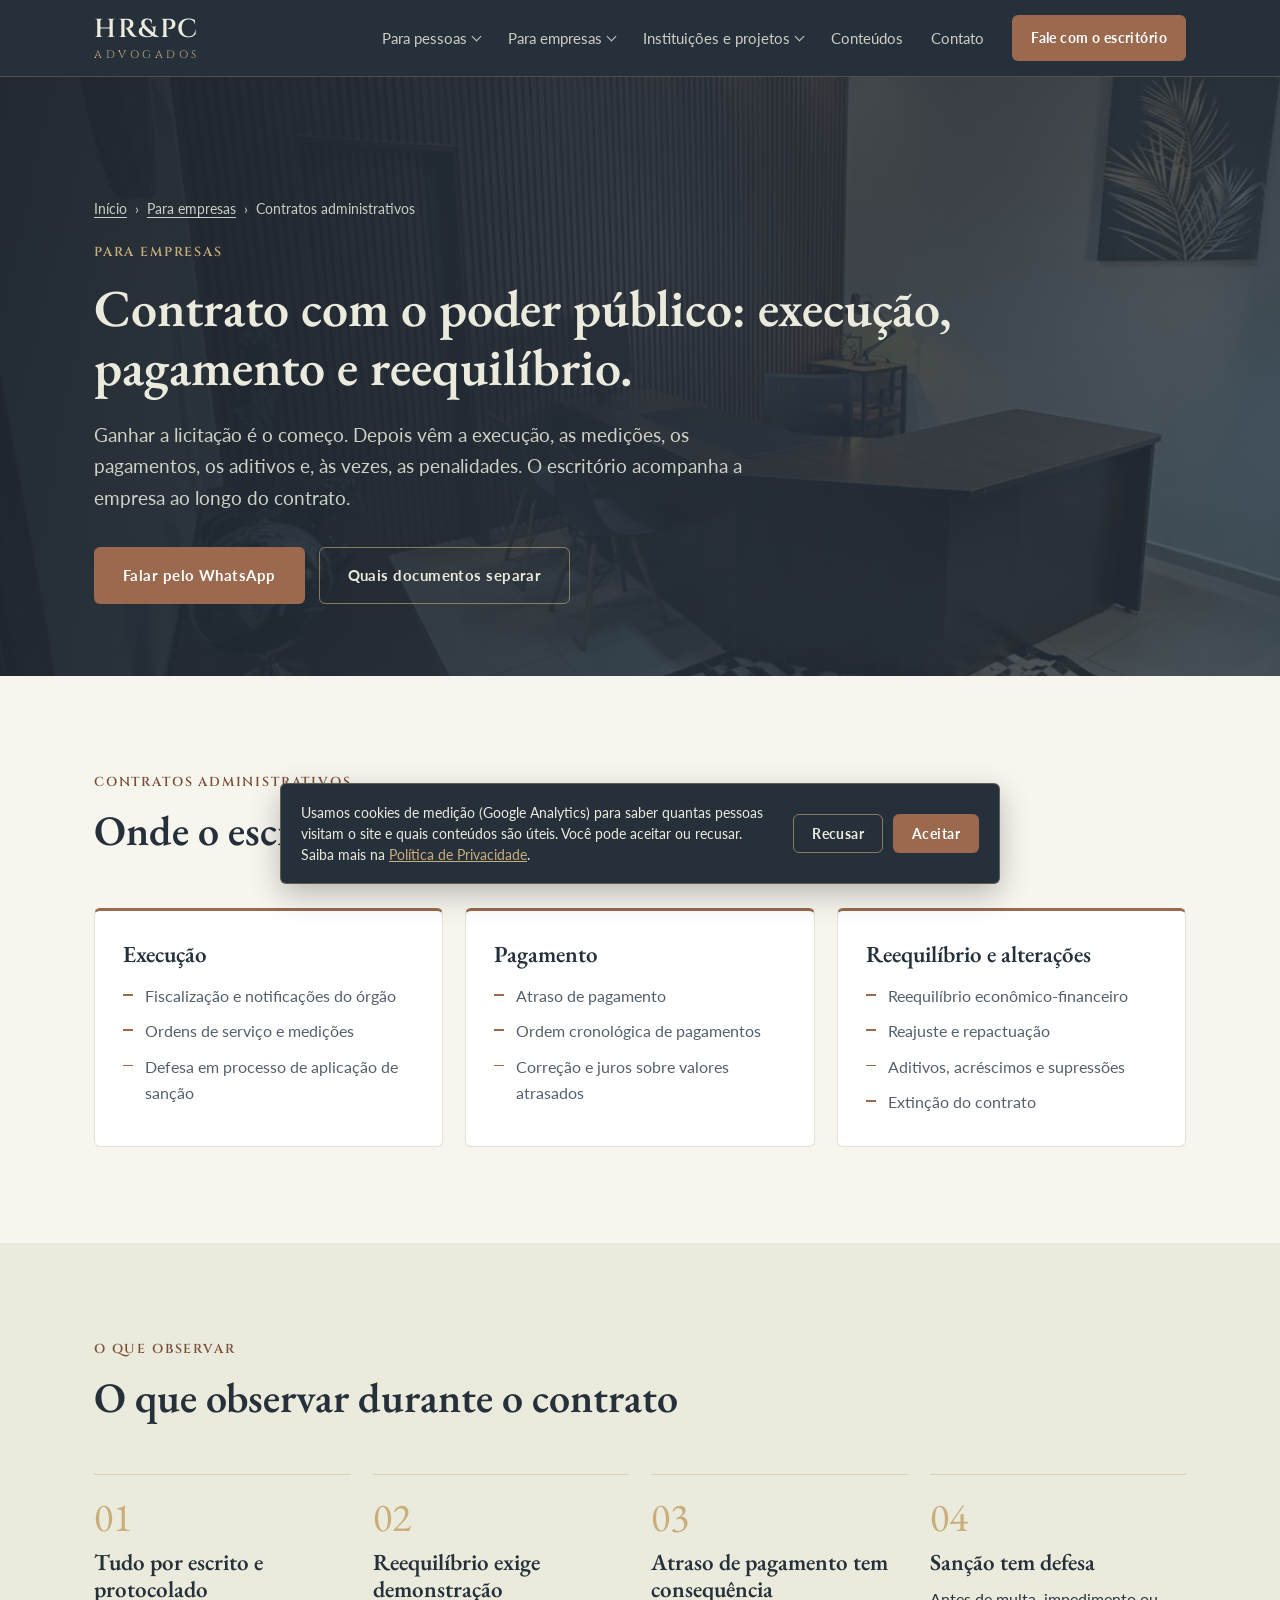
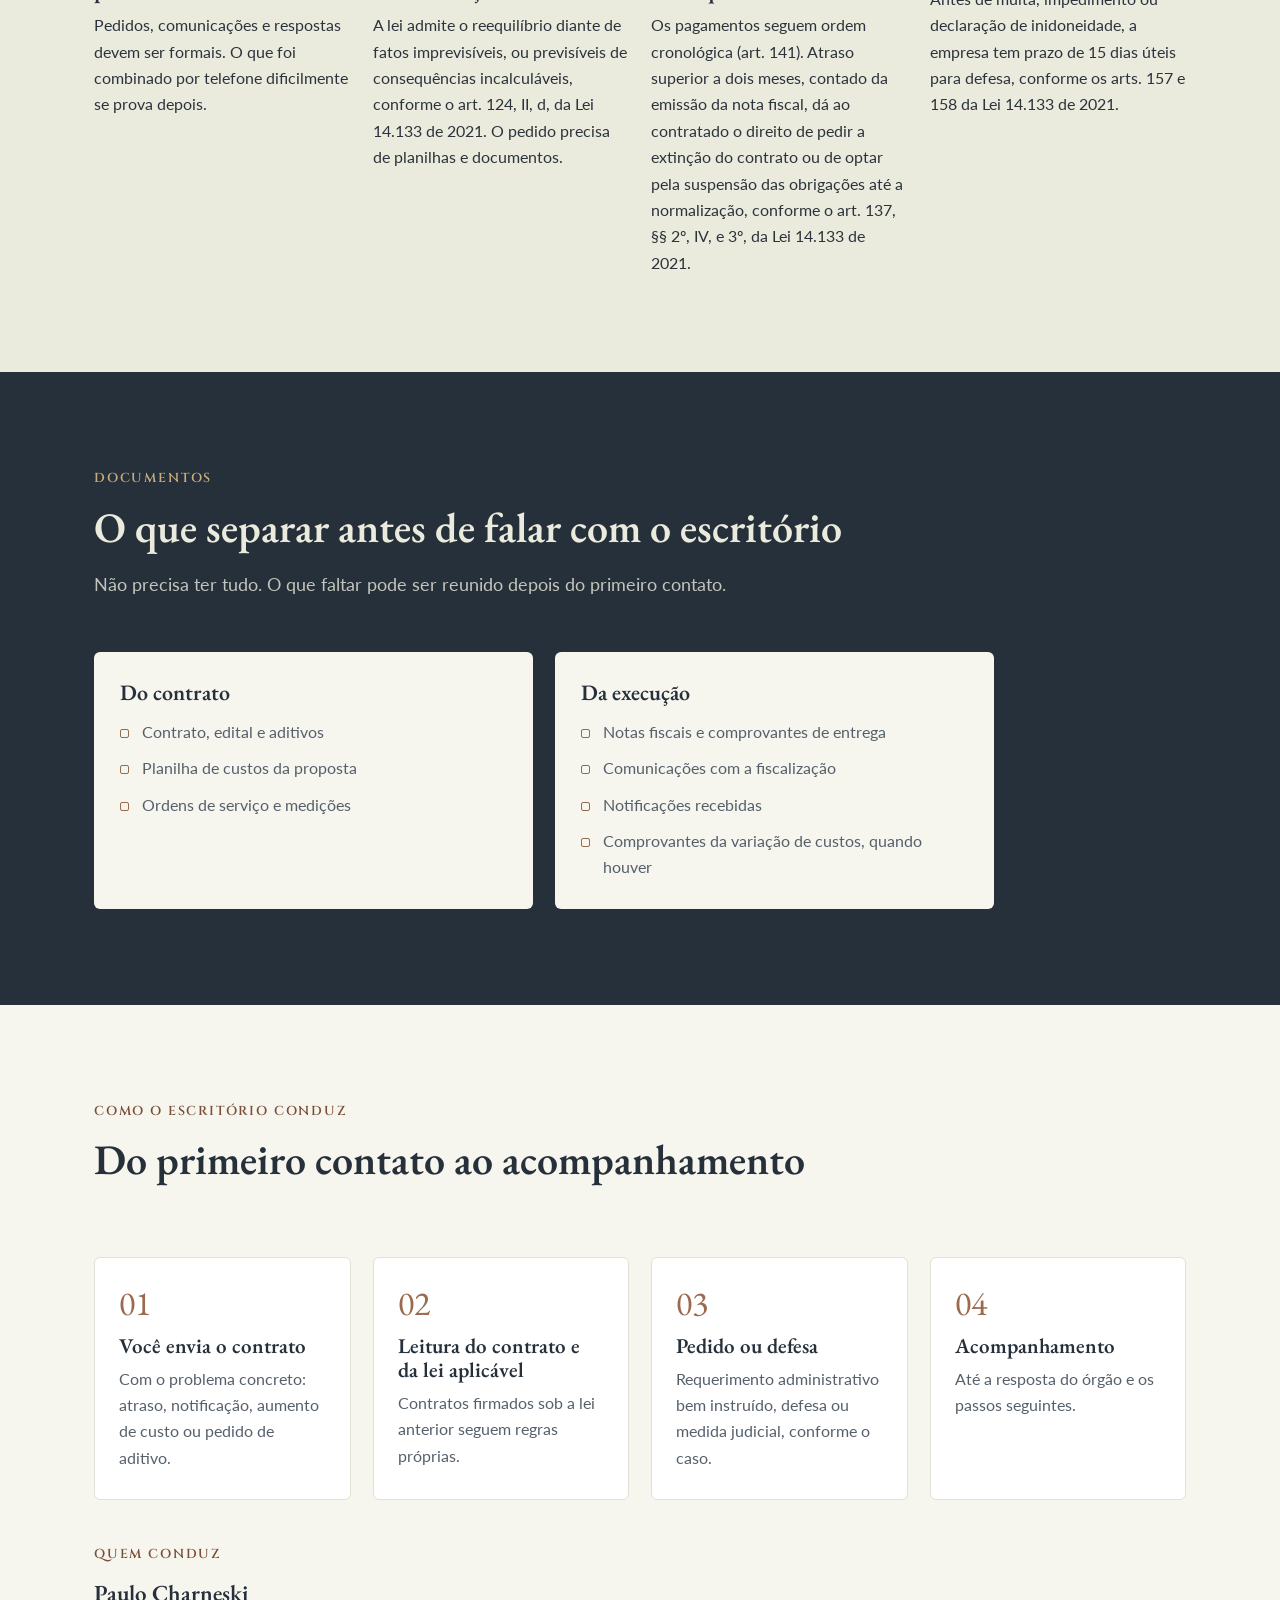
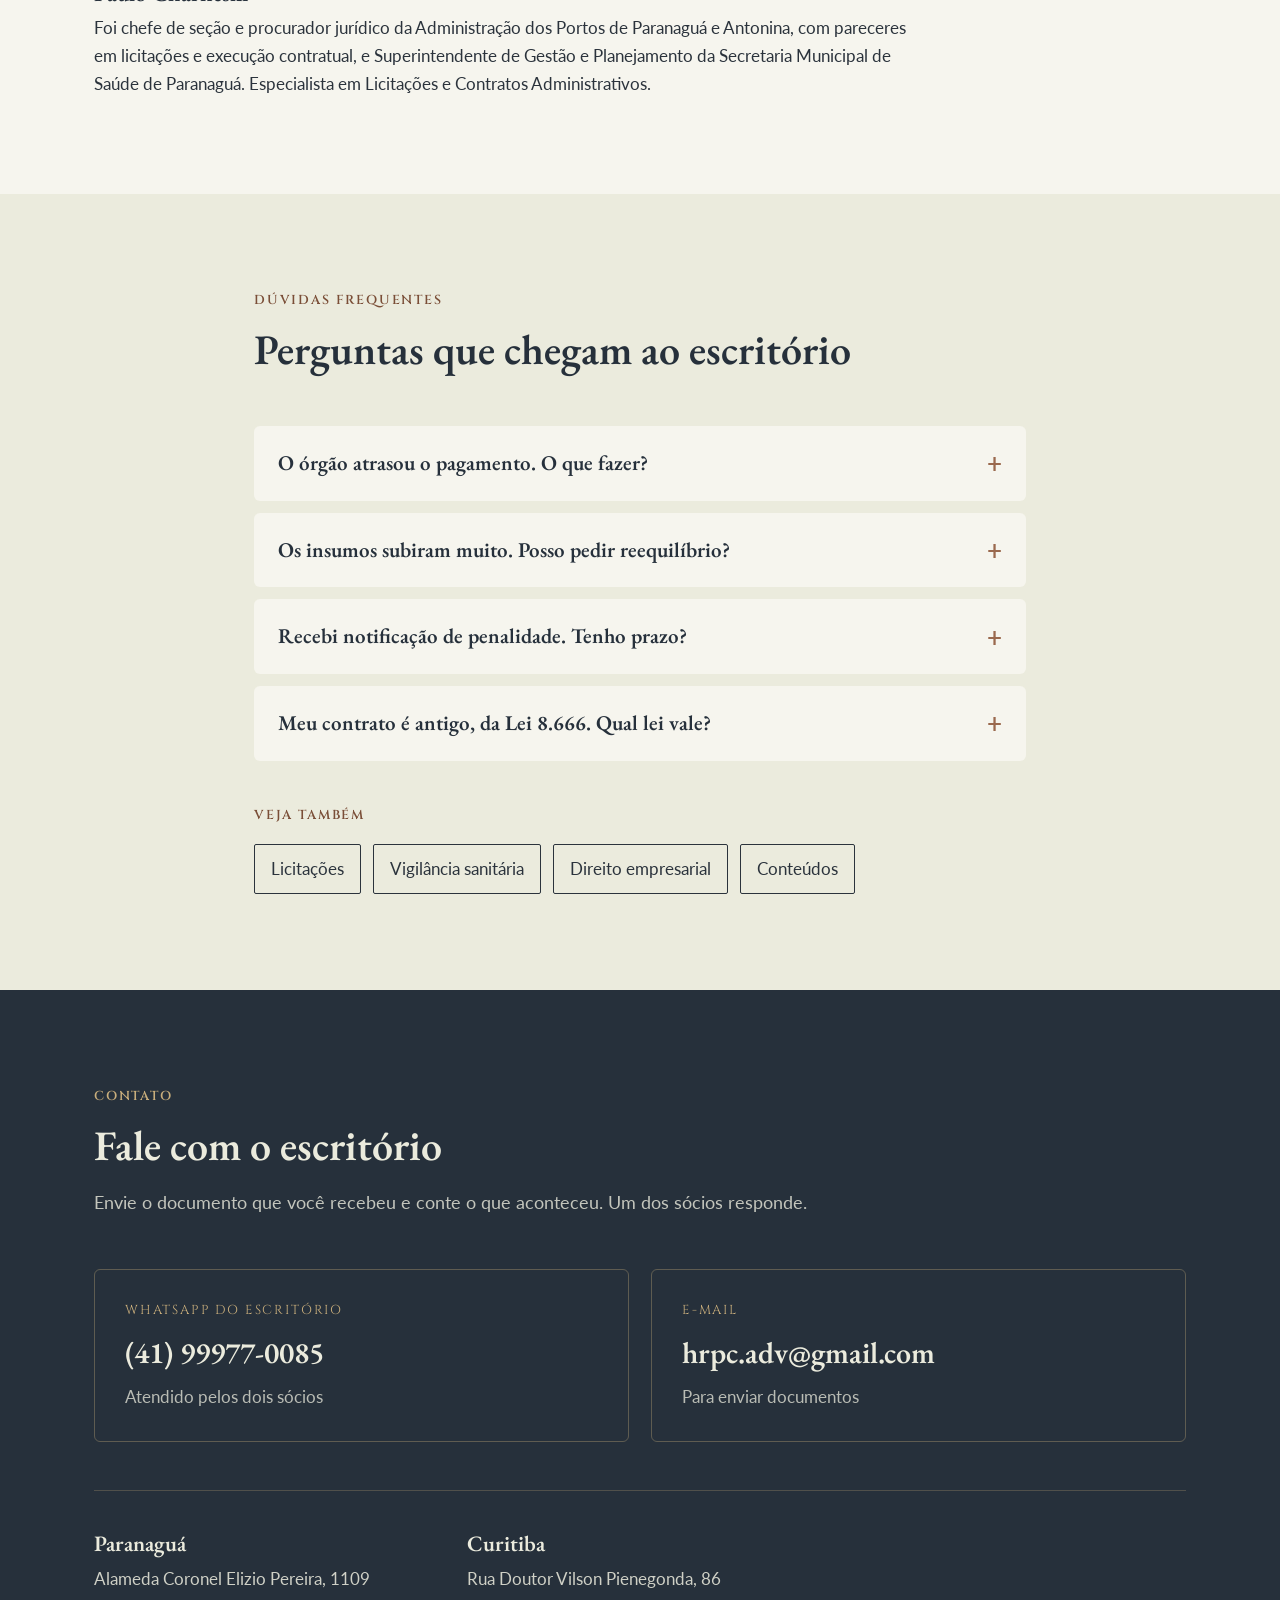
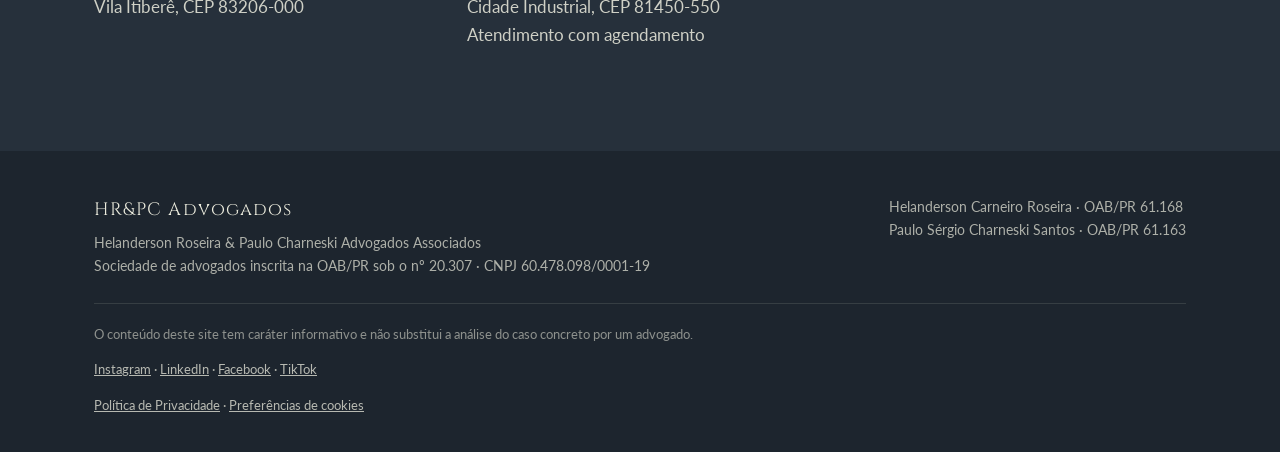
<file: contratos-administrativos/index.html>
<!doctype html>
<html lang="pt-BR">
  <head>
    <meta charset="UTF-8" />
    <meta name="viewport" content="width=device-width, initial-scale=1.0" />
    <title>Contratos administrativos: atraso de pagamento e reequilíbrio | HR&amp;PC Advogados</title>
    <meta name="description" content="Execução de contrato com o poder público, atraso de pagamento, reequilíbrio econômico-financeiro, aditivos e defesa em processo de sanção." />
    <meta name="theme-color" content="#26303B" />
    <link rel="canonical" href="https://hrpc.adv.br/contratos-administrativos/" />
    <meta property="og:type" content="website" />
    <meta property="og:locale" content="pt_BR" />
    <meta property="og:site_name" content="HR&amp;PC Advogados" />
    <meta property="og:title" content="Contratos administrativos: atraso de pagamento e reequilíbrio | HR&amp;PC Advogados" />
    <meta property="og:description" content="Execução de contrato com o poder público, atraso de pagamento, reequilíbrio econômico-financeiro, aditivos e defesa em processo de sanção." />
    <meta property="og:url" content="https://hrpc.adv.br/contratos-administrativos/" />
    <meta property="og:image" content="https://hrpc.adv.br/img/og-hrpc.jpg" />
    <link rel="icon" href="/favicon.ico" sizes="48x48" />
    <link rel="icon" href="/img/favicon-192.png" type="image/png" sizes="192x192" />
    <link rel="apple-touch-icon" href="/img/apple-touch-icon.png" />
    <link rel="preconnect" href="https://fonts.googleapis.com" />
    <link rel="preconnect" href="https://fonts.gstatic.com" crossorigin />
    <link href="https://fonts.googleapis.com/css2?family=Cinzel:wght@500;600&family=EB+Garamond:ital,wght@0,500;0,600;1,500&family=Lato:wght@400;700&display=swap" rel="stylesheet" />
    <link rel="stylesheet" href="/CSS/style.css" />
    <style>
      .abertura-interna { padding: 120px 0 72px; }
      .abertura-interna h1 { font-size: clamp(32px, 4.4vw, 52px); }
      .trilha { font-size: 14px; margin-bottom: 22px; opacity: .85; }
      .trilha a { color: inherit; text-decoration: underline; text-underline-offset: 3px; }
      .trilha span[aria-hidden] { margin: 0 8px; }
      .autor-bloco { max-width: 820px; }
      .autor-bloco h3 { margin-bottom: 8px; }
      .relacionadas { display: flex; flex-wrap: wrap; gap: 12px; margin-top: 18px; }
      .relacionadas a { border: 1px solid currentColor; padding: 10px 16px; border-radius: 2px; text-decoration: none; }
      .cartoes-conteudo { display: grid; grid-template-columns: repeat(auto-fill, minmax(280px, 1fr)); gap: 22px; }
      .cartao-conteudo { color: inherit; text-decoration: none; background: #fff; border: 1px solid rgba(38,48,59,.12); padding: 26px; display: flex; flex-direction: column; gap: 10px; }
      .cartao-conteudo .rotulo { margin: 0; }
      .cartao-conteudo h3 { font-size: 22px; margin: 0; }
      .cartao-conteudo p { margin: 0; }
      .cartao-conteudo .ref { font-size: 14px; color: var(--texto-suave); }
      .filtros { display: flex; flex-wrap: wrap; gap: 10px; margin-bottom: 28px; }
      .filtros span { border: 1px solid rgba(38,48,59,.25); padding: 8px 14px; font-size: 14px; }
      .secao-escura .documentos-coluna h3 { color: var(--ardosia); }
      @media (min-width: 1001px) {
        .documentos.duas { grid-template-columns: repeat(2, 1fr); max-width: 900px; }
        .areas.tres { grid-template-columns: repeat(3, 1fr); }
      }
      @media (max-width: 760px) { .abertura-interna { padding: 96px 0 56px; } }
    </style>
    <script>document.documentElement.classList.add("js");</script>
    <script src="/Javascript/script.js" defer></script>
    <script src="/Javascript/analytics.js" defer></script>
    <script type="application/ld+json">
{
  "@context": "https://schema.org",
  "@graph": [
    {
      "@type": "Service",
      "name": "Assessoria jurídica em contratos administrativos",
      "serviceType": "Contratos administrativos",
      "url": "https://hrpc.adv.br/contratos-administrativos/",
      "provider": {
        "@type": "LegalService",
        "name": "HR&PC Advogados",
        "url": "https://hrpc.adv.br/"
      },
      "areaServed": [
        "Paranaguá",
        "Curitiba",
        "Litoral do Paraná",
        "Paraná"
      ]
    },
    {
      "@type": "FAQPage",
      "mainEntity": [
        {
          "@type": "Question",
          "name": "O órgão atrasou o pagamento. O que fazer?",
          "acceptedAnswer": {
            "@type": "Answer",
            "text": "Documentar a entrega, a nota fiscal e o atraso, e formalizar a cobrança. A partir daí, avaliam-se correção, juros, suspensão da execução ou extinção, conforme o caso e o tempo de atraso."
          }
        },
        {
          "@type": "Question",
          "name": "Os insumos subiram muito. Posso pedir reequilíbrio?",
          "acceptedAnswer": {
            "@type": "Answer",
            "text": "Pode ser possível, se a variação decorrer de fato imprevisível ou de consequências incalculáveis e afetar o equilíbrio do contrato. O pedido precisa comparar a planilha da proposta com os custos atuais."
          }
        },
        {
          "@type": "Question",
          "name": "Recebi notificação de penalidade. Tenho prazo?",
          "acceptedAnswer": {
            "@type": "Answer",
            "text": "Sim. A defesa deve ser apresentada no prazo indicado na notificação, que para multa, impedimento e inidoneidade é de 15 dias úteis na Lei 14.133 de 2021."
          }
        },
        {
          "@type": "Question",
          "name": "Meu contrato é antigo, da Lei 8.666. Qual lei vale?",
          "acceptedAnswer": {
            "@type": "Answer",
            "text": "Contratos firmados sob a lei anterior continuam regidos por ela, conforme o art. 190 da Lei 14.133 de 2021."
          }
        }
      ]
    },
    {
      "@type": "BreadcrumbList",
      "itemListElement": [
        {
          "@type": "ListItem",
          "position": 1,
          "name": "Início",
          "item": "https://hrpc.adv.br/"
        },
        {
          "@type": "ListItem",
          "position": 2,
          "name": "Contratos administrativos",
          "item": "https://hrpc.adv.br/contratos-administrativos/"
        }
      ]
    }
  ]
}
    </script>
  </head>
  <body>
    <a class="pular-conteudo" href="#conteudo">Ir para o conteúdo</a>
    <header class="topo" id="topo">
      <div class="container topo-interno">
        <a href="/" class="marca" aria-label="HR&amp;PC Advogados, voltar ao início">
          <span class="marca-sigla">HR&amp;PC</span>
          <span class="marca-sub">Advogados</span>
        </a>
        <button class="menu-botao" aria-expanded="false" aria-controls="menu-principal">
          <span class="menu-botao-linha"></span><span class="menu-botao-linha"></span><span class="menu-botao-linha"></span>
          <span class="sr-only">Abrir menu</span>
        </button>
        <nav class="menu" id="menu-principal" aria-label="Menu principal">
          <div class="menu-grupo">
            <button class="menu-grupo-botao" type="button" aria-expanded="false" aria-controls="sub-pessoas">Para pessoas</button>
            <div class="submenu" id="sub-pessoas">
              <div class="submenu-caixa">
                <a href="/#pessoas" class="submenu-rotulo">Visão geral</a>
                <a href="/negativa-plano-de-saude/">Negativa de plano de saúde</a>
                <a href="/defesa-criminal/">Defesa criminal</a>
                <a href="/consumidor-e-civel/">Consumidor e cível</a>
              </div>
            </div>
          </div>
          <div class="menu-grupo">
            <button class="menu-grupo-botao" type="button" aria-expanded="false" aria-controls="sub-empresas">Para empresas</button>
            <div class="submenu" id="sub-empresas">
              <div class="submenu-caixa">
                <a href="/#empresas" class="submenu-rotulo">Visão geral</a>
                <a href="/licitacoes/">Licitações</a>
                <a href="/contratos-administrativos/" aria-current="page">Contratos administrativos</a>
                <a href="/vigilancia-sanitaria/">Vigilância sanitária</a>
                <a href="/direito-empresarial/">Direito empresarial</a>
              </div>
            </div>
          </div>
          <div class="menu-grupo">
            <button class="menu-grupo-botao" type="button" aria-expanded="false" aria-controls="sub-instituicoes">Instituições e projetos</button>
            <div class="submenu" id="sub-instituicoes">
              <div class="submenu-caixa">
                <a href="/#terceiro-setor" class="submenu-rotulo">Visão geral</a>
                <a href="/terceiro-setor/">Terceiro setor</a>
                <a href="/captacao-de-recursos/">Captação de recursos: renúncia fiscal e editais</a>
              </div>
            </div>
          </div>
          <a href="/conteudos/">Conteúdos</a>
          <a href="#contato">Contato</a>
          <a class="botao botao-cobre botao-pequeno" href="https://wa.me/5541999770085?text=Ol%C3%A1%2C%20vim%20pela%20p%C3%A1gina%20de%20contratos%20administrativos%20do%20site%20do%20HR%26PC%20Advogados." target="_blank" rel="noopener">Fale com o escritório</a>
        </nav>
      </div>
    </header>
    <main id="conteudo">
      <section class="abertura abertura-interna">
        <div class="container">
          <nav class="trilha" aria-label="Você está em">
            <a href="/">Início</a><span aria-hidden="true">›</span><a href="/#empresas">Para empresas</a><span aria-hidden="true">›</span><span>Contratos administrativos</span>
          </nav>
          <p class="rotulo rotulo-claro">Para empresas</p>
          <h1>Contrato com o poder público: execução, pagamento e reequilíbrio.</h1>
          <p class="abertura-texto">Ganhar a licitação é o começo. Depois vêm a execução, as medições, os pagamentos, os aditivos e, às vezes, as penalidades. O escritório acompanha a empresa ao longo do contrato.</p>
          <div class="abertura-acoes">
            <a class="botao botao-cobre" href="https://wa.me/5541999770085?text=Ol%C3%A1%2C%20vim%20pela%20p%C3%A1gina%20de%20contratos%20administrativos%20do%20site%20do%20HR%26PC%20Advogados." target="_blank" rel="noopener">Falar pelo WhatsApp</a>
            <a class="botao botao-contorno" href="#documentos">Quais documentos separar</a>
          </div>
        </div>
      </section>
      <section class="secao" id="situacoes">
        <div class="container">
          <div class="secao-cabecalho">
            <p class="rotulo">Contratos administrativos</p>
            <h2>Onde o escritório atua</h2>
          </div>
          <div class="areas tres">
            <article class="area revelar">
              <h3>Execução</h3>
              <ul class="lista-acoes"><li>Fiscalização e notificações do órgão</li><li>Ordens de serviço e medições</li><li>Defesa em processo de aplicação de sanção</li></ul>
            </article>
            <article class="area revelar">
              <h3>Pagamento</h3>
              <ul class="lista-acoes"><li>Atraso de pagamento</li><li>Ordem cronológica de pagamentos</li><li>Correção e juros sobre valores atrasados</li></ul>
            </article>
            <article class="area revelar">
              <h3>Reequilíbrio e alterações</h3>
              <ul class="lista-acoes"><li>Reequilíbrio econômico-financeiro</li><li>Reajuste e repactuação</li><li>Aditivos, acréscimos e supressões</li><li>Extinção do contrato</li></ul>
            </article>
          </div>
        </div>
      </section>
      <section class="secao secao-linho" id="observar">
        <div class="container">
          <div class="secao-cabecalho">
            <p class="rotulo">O que observar</p>
            <h2>O que observar durante o contrato</h2>
          </div>
          <ol class="jornada">
            <li class="etapa revelar">
              <span class="etapa-numero">01</span>
              <h3>Tudo por escrito e protocolado</h3>
              <p>Pedidos, comunicações e respostas devem ser formais. O que foi combinado por telefone dificilmente se prova depois.</p>
            </li>
            <li class="etapa revelar">
              <span class="etapa-numero">02</span>
              <h3>Reequilíbrio exige demonstração</h3>
              <p>A lei admite o reequilíbrio diante de fatos imprevisíveis, ou previsíveis de consequências incalculáveis, conforme o art. 124, II, d, da Lei 14.133 de 2021. O pedido precisa de planilhas e documentos.</p>
            </li>
            <li class="etapa revelar">
              <span class="etapa-numero">03</span>
              <h3>Atraso de pagamento tem consequência</h3>
              <p>Os pagamentos seguem ordem cronológica (art. 141). Atraso superior a dois meses, contado da emissão da nota fiscal, dá ao contratado o direito de pedir a extinção do contrato ou de optar pela suspensão das obrigações até a normalização, conforme o art. 137, §§ 2º, IV, e 3º, da Lei 14.133 de 2021.</p>
            </li>
            <li class="etapa revelar">
              <span class="etapa-numero">04</span>
              <h3>Sanção tem defesa</h3>
              <p>Antes de multa, impedimento ou declaração de inidoneidade, a empresa tem prazo de 15 dias úteis para defesa, conforme os arts. 157 e 158 da Lei 14.133 de 2021.</p>
            </li>
          </ol>
        </div>
      </section>
      <section class="secao secao-escura" id="documentos">
        <div class="container">
          <div class="secao-cabecalho">
            <p class="rotulo rotulo-claro">Documentos</p>
            <h2>O que separar antes de falar com o escritório</h2>
            <p class="secao-intro">Não precisa ter tudo. O que faltar pode ser reunido depois do primeiro contato.</p>
          </div>
          <div class="documentos duas">
            <div class="documentos-coluna revelar">
              <h3>Do contrato</h3>
              <ul><li>Contrato, edital e aditivos</li><li>Planilha de custos da proposta</li><li>Ordens de serviço e medições</li></ul>
            </div>
            <div class="documentos-coluna revelar">
              <h3>Da execução</h3>
              <ul><li>Notas fiscais e comprovantes de entrega</li><li>Comunicações com a fiscalização</li><li>Notificações recebidas</li><li>Comprovantes da variação de custos, quando houver</li></ul>
            </div>
          </div>
        </div>
      </section>
      <section class="secao" id="como">
        <div class="container">
          <div class="secao-cabecalho">
            <p class="rotulo">Como o escritório conduz</p>
            <h2>Do primeiro contato ao acompanhamento</h2>
          </div>
          <ol class="passos">
            <li class="passo revelar">
              <h3>Você envia o contrato</h3>
              <p>Com o problema concreto: atraso, notificação, aumento de custo ou pedido de aditivo.</p>
            </li>
            <li class="passo revelar">
              <h3>Leitura do contrato e da lei aplicável</h3>
              <p>Contratos firmados sob a lei anterior seguem regras próprias.</p>
            </li>
            <li class="passo revelar">
              <h3>Pedido ou defesa</h3>
              <p>Requerimento administrativo bem instruído, defesa ou medida judicial, conforme o caso.</p>
            </li>
            <li class="passo revelar">
              <h3>Acompanhamento</h3>
              <p>Até a resposta do órgão e os passos seguintes.</p>
            </li>
          </ol>
          <div class="autor-bloco secao-acao revelar">
            <p class="rotulo">Quem conduz</p>
            <h3>Paulo Charneski</h3>
            <p>Foi chefe de seção e procurador jurídico da Administração dos Portos de Paranaguá e Antonina, com pareceres em licitações e execução contratual, e Superintendente de Gestão e Planejamento da Secretaria Municipal de Saúde de Paranaguá. Especialista em Licitações e Contratos Administrativos.</p>
          </div>
        </div>
      </section>
      <section class="secao secao-linho" id="duvidas">
        <div class="container container-estreito">
          <div class="secao-cabecalho">
            <p class="rotulo">Dúvidas frequentes</p>
            <h2>Perguntas que chegam ao escritório</h2>
          </div>
          <div class="perguntas">
            <details>
              <summary>O órgão atrasou o pagamento. O que fazer?</summary>
              <p>Documentar a entrega, a nota fiscal e o atraso, e formalizar a cobrança. A partir daí, avaliam-se correção, juros, suspensão da execução ou extinção, conforme o caso e o tempo de atraso.</p>
            </details>
            <details>
              <summary>Os insumos subiram muito. Posso pedir reequilíbrio?</summary>
              <p>Pode ser possível, se a variação decorrer de fato imprevisível ou de consequências incalculáveis e afetar o equilíbrio do contrato. O pedido precisa comparar a planilha da proposta com os custos atuais.</p>
            </details>
            <details>
              <summary>Recebi notificação de penalidade. Tenho prazo?</summary>
              <p>Sim. A defesa deve ser apresentada no prazo indicado na notificação, que para multa, impedimento e inidoneidade é de 15 dias úteis na Lei 14.133 de 2021.</p>
            </details>
            <details>
              <summary>Meu contrato é antigo, da Lei 8.666. Qual lei vale?</summary>
              <p>Contratos firmados sob a lei anterior continuam regidos por ela, conforme o art. 190 da Lei 14.133 de 2021.</p>
            </details>
          </div>
          <div class="secao-acao">
            <p class="rotulo">Veja também</p>
            <div class="relacionadas"><a href="/licitacoes/">Licitações</a><a href="/vigilancia-sanitaria/">Vigilância sanitária</a><a href="/direito-empresarial/">Direito empresarial</a><a href="/conteudos/">Conteúdos</a></div>
          </div>
        </div>
      </section>
      <section class="secao secao-escura" id="contato">
        <div class="container">
          <div class="secao-cabecalho">
            <p class="rotulo rotulo-claro">Contato</p>
            <h2>Fale com o escritório</h2>
            <p class="secao-intro">Envie o documento que você recebeu e conte o que aconteceu. Um dos sócios responde.</p>
          </div>
          <div class="contato-principal">
            <a class="contato-destaque" href="https://wa.me/5541999770085?text=Ol%C3%A1%2C%20vim%20pela%20p%C3%A1gina%20de%20contratos%20administrativos%20do%20site%20do%20HR%26PC%20Advogados." target="_blank" rel="noopener">
              <span class="contato-rotulo">WhatsApp do escritório</span>
              <span class="contato-nome">(41) 99977-0085</span>
              <span class="contato-dado">Atendido pelos dois sócios</span>
            </a>
            <a class="contato-destaque" href="mailto:hrpc.adv@gmail.com">
              <span class="contato-rotulo">E-mail</span>
              <span class="contato-nome">hrpc.adv@gmail.com</span>
              <span class="contato-dado">Para enviar documentos</span>
            </a>
          </div>
          <div class="enderecos">
            <div class="endereco">
              <h3>Paranaguá</h3>
              <p>Alameda Coronel Elizio Pereira, 1109<br />Vila Itiberê, CEP 83206-000</p>
            </div>
            <div class="endereco">
              <h3>Curitiba</h3>
              <p>Rua Doutor Vilson Pienegonda, 86<br />Cidade Industrial, CEP 81450-550<br />Atendimento com agendamento</p>
            </div>
          </div>
        </div>
      </section>
    </main>
    <footer class="rodape">
      <div class="container rodape-interno">
        <div>
          <p class="rodape-marca">HR&amp;PC Advogados</p>
          <p>Helanderson Roseira &amp; Paulo Charneski Advogados Associados</p>
          <p>Sociedade de advogados inscrita na OAB/PR sob o nº 20.307 · CNPJ 60.478.098/0001-19</p>
        </div>
        <div>
          <p>Helanderson Carneiro Roseira · OAB/PR 61.168</p>
          <p>Paulo Sérgio Charneski Santos · OAB/PR 61.163</p>
        </div>
      </div>
      <div class="container">
        <p class="rodape-aviso">O conteúdo deste site tem caráter informativo e não substitui a análise do caso concreto por um advogado.</p>
        <p class="rodape-links">
          <a href="https://www.instagram.com/hrpc.advogados/" target="_blank" rel="noopener">Instagram</a> ·
          <a href="https://www.linkedin.com/company/hrpc-advogados/" target="_blank" rel="noopener">LinkedIn</a> ·
          <a href="https://www.facebook.com/profile.php?id=61590690650148" target="_blank" rel="noopener">Facebook</a> ·
          <a href="https://www.tiktok.com/@hrpc.advogados" target="_blank" rel="noopener">TikTok</a>
        </p>
        <p class="rodape-links">
          <a href="/politica-de-privacidade.html">Política de Privacidade</a> ·
          <button type="button" data-preferencias-cookies>Preferências de cookies</button>
        </p>
      </div>
    </footer>
    <a class="whatsapp-flutuante" href="https://wa.me/5541999770085?text=Ol%C3%A1%2C%20vim%20pela%20p%C3%A1gina%20de%20contratos%20administrativos%20do%20site%20do%20HR%26PC%20Advogados." target="_blank" rel="noopener" aria-label="Fale com o escritório pelo WhatsApp"><svg viewBox="0 0 24 24" aria-hidden="true"><path d="M.057 24l1.687-6.163c-1.041-1.804-1.588-3.849-1.587-5.946C.06 5.348 5.397.01 12.008.01c3.202.001 6.212 1.246 8.477 3.513 2.266 2.268 3.507 5.28 3.505 8.484-.004 6.657-5.34 11.997-11.953 11.997-2.005-.001-3.973-.502-5.713-1.457L0 24zm6.59-4.846c1.6.95 3.188 1.449 4.825 1.451 5.436 0 9.86-4.37 9.864-9.799.002-2.63-1.023-5.101-2.885-6.966C16.528 1.975 14.063.953 11.453.953c-5.438 0-9.863 4.371-9.867 9.801-.001 1.73.453 3.421 1.314 4.916l-.999 3.648 3.889-1.019z"/></svg></a>
  </body>
</html>
</file>
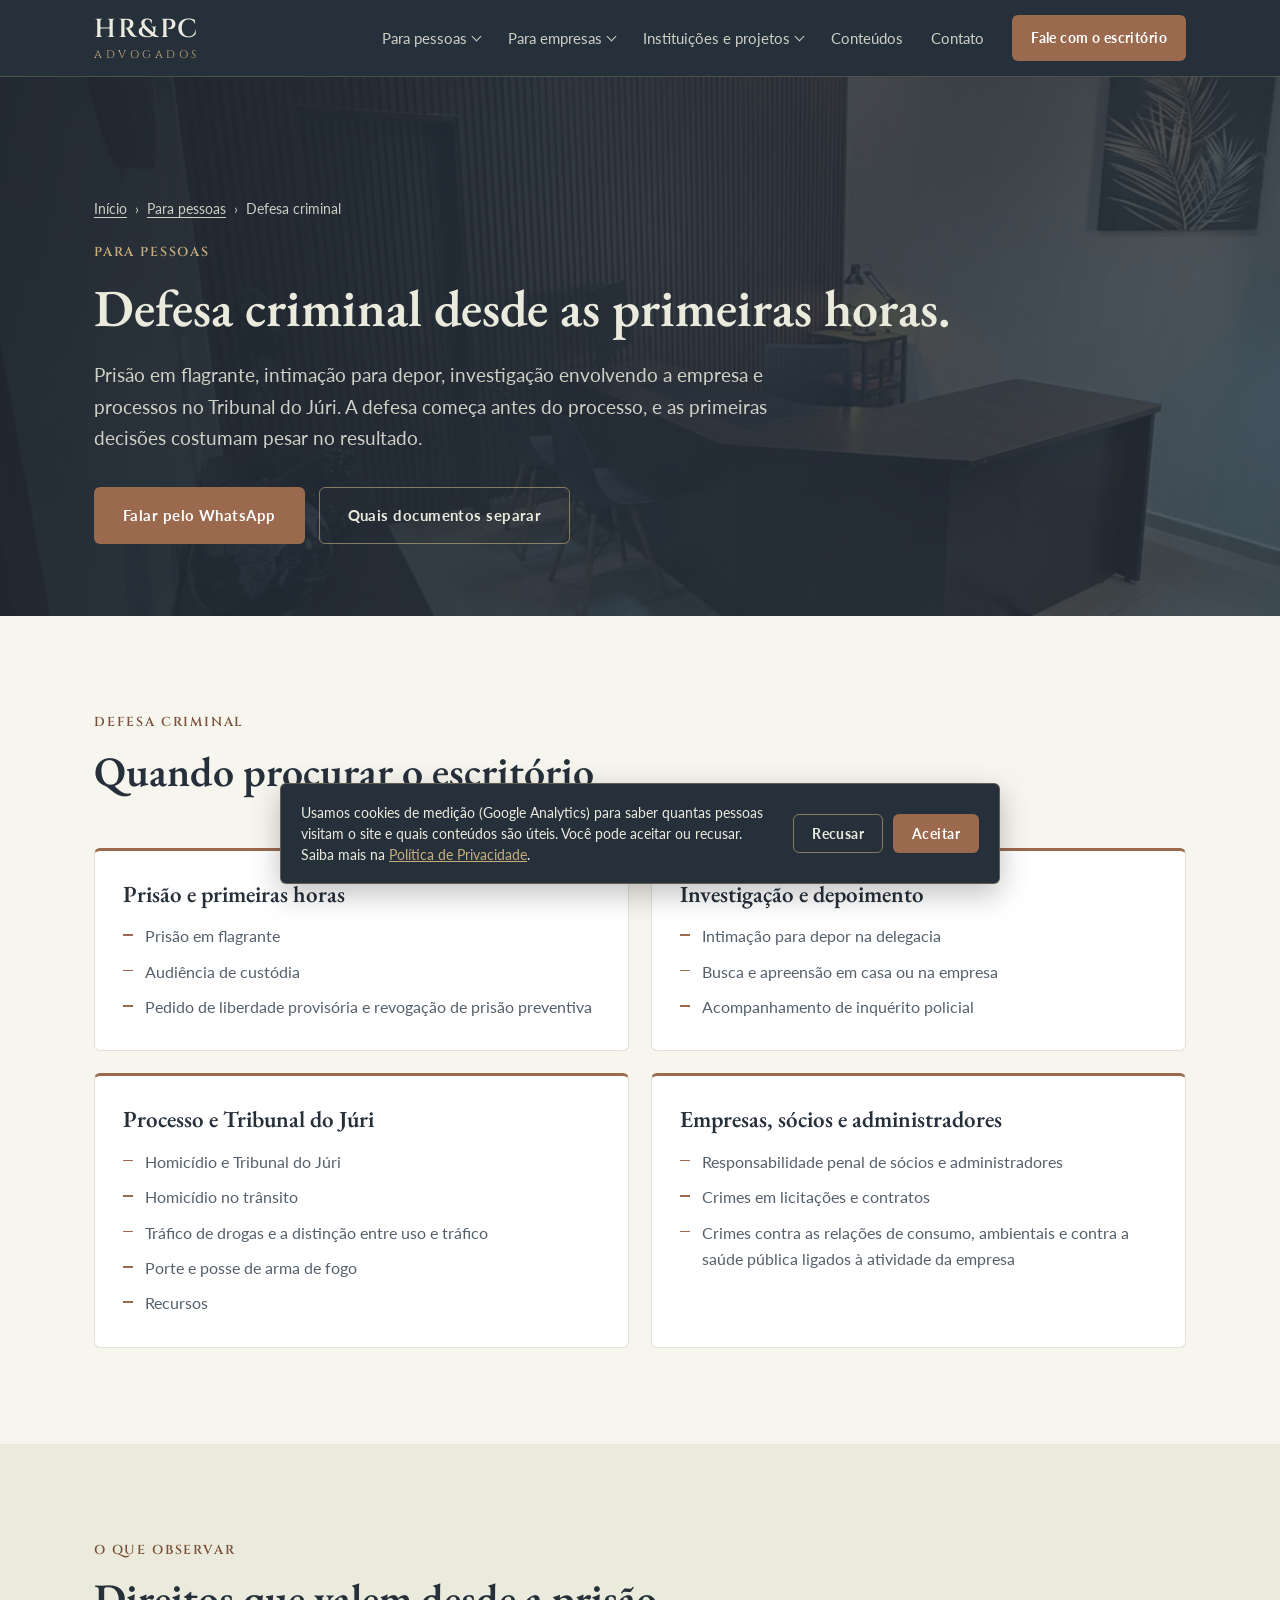
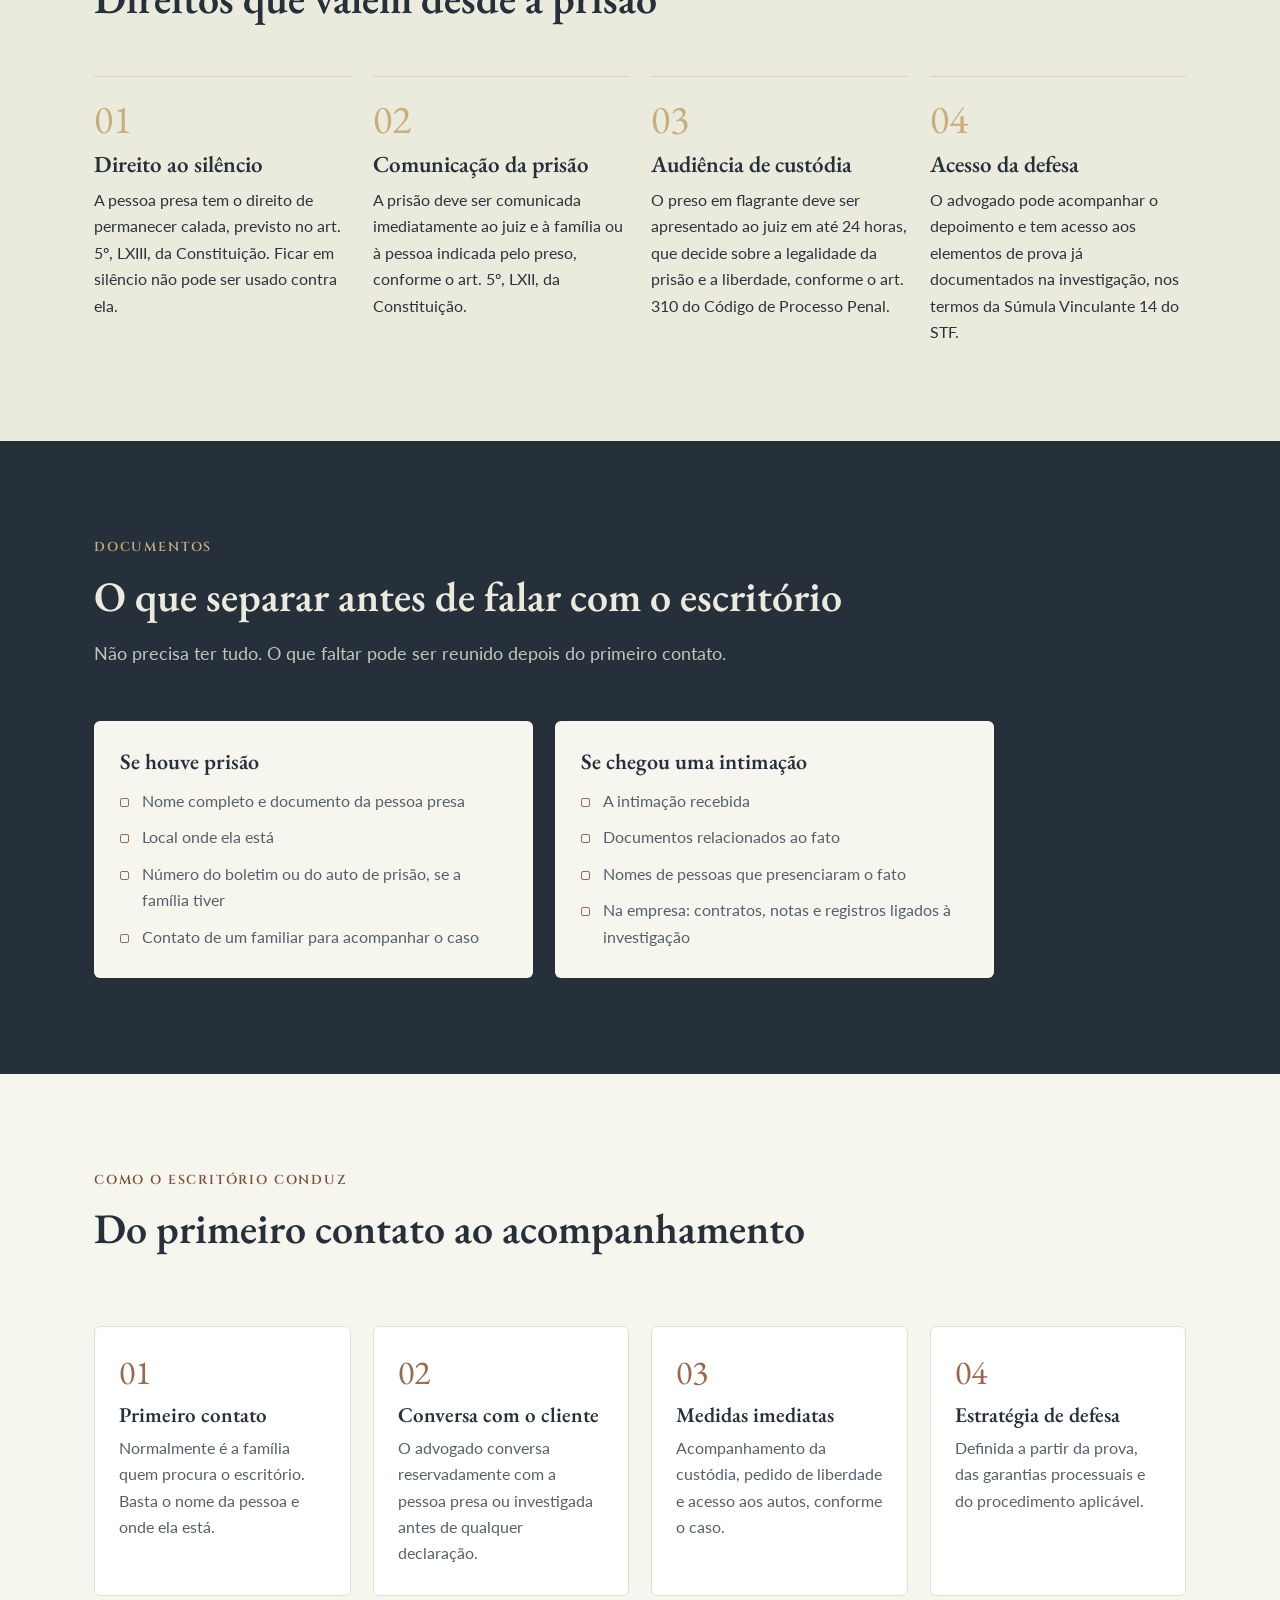
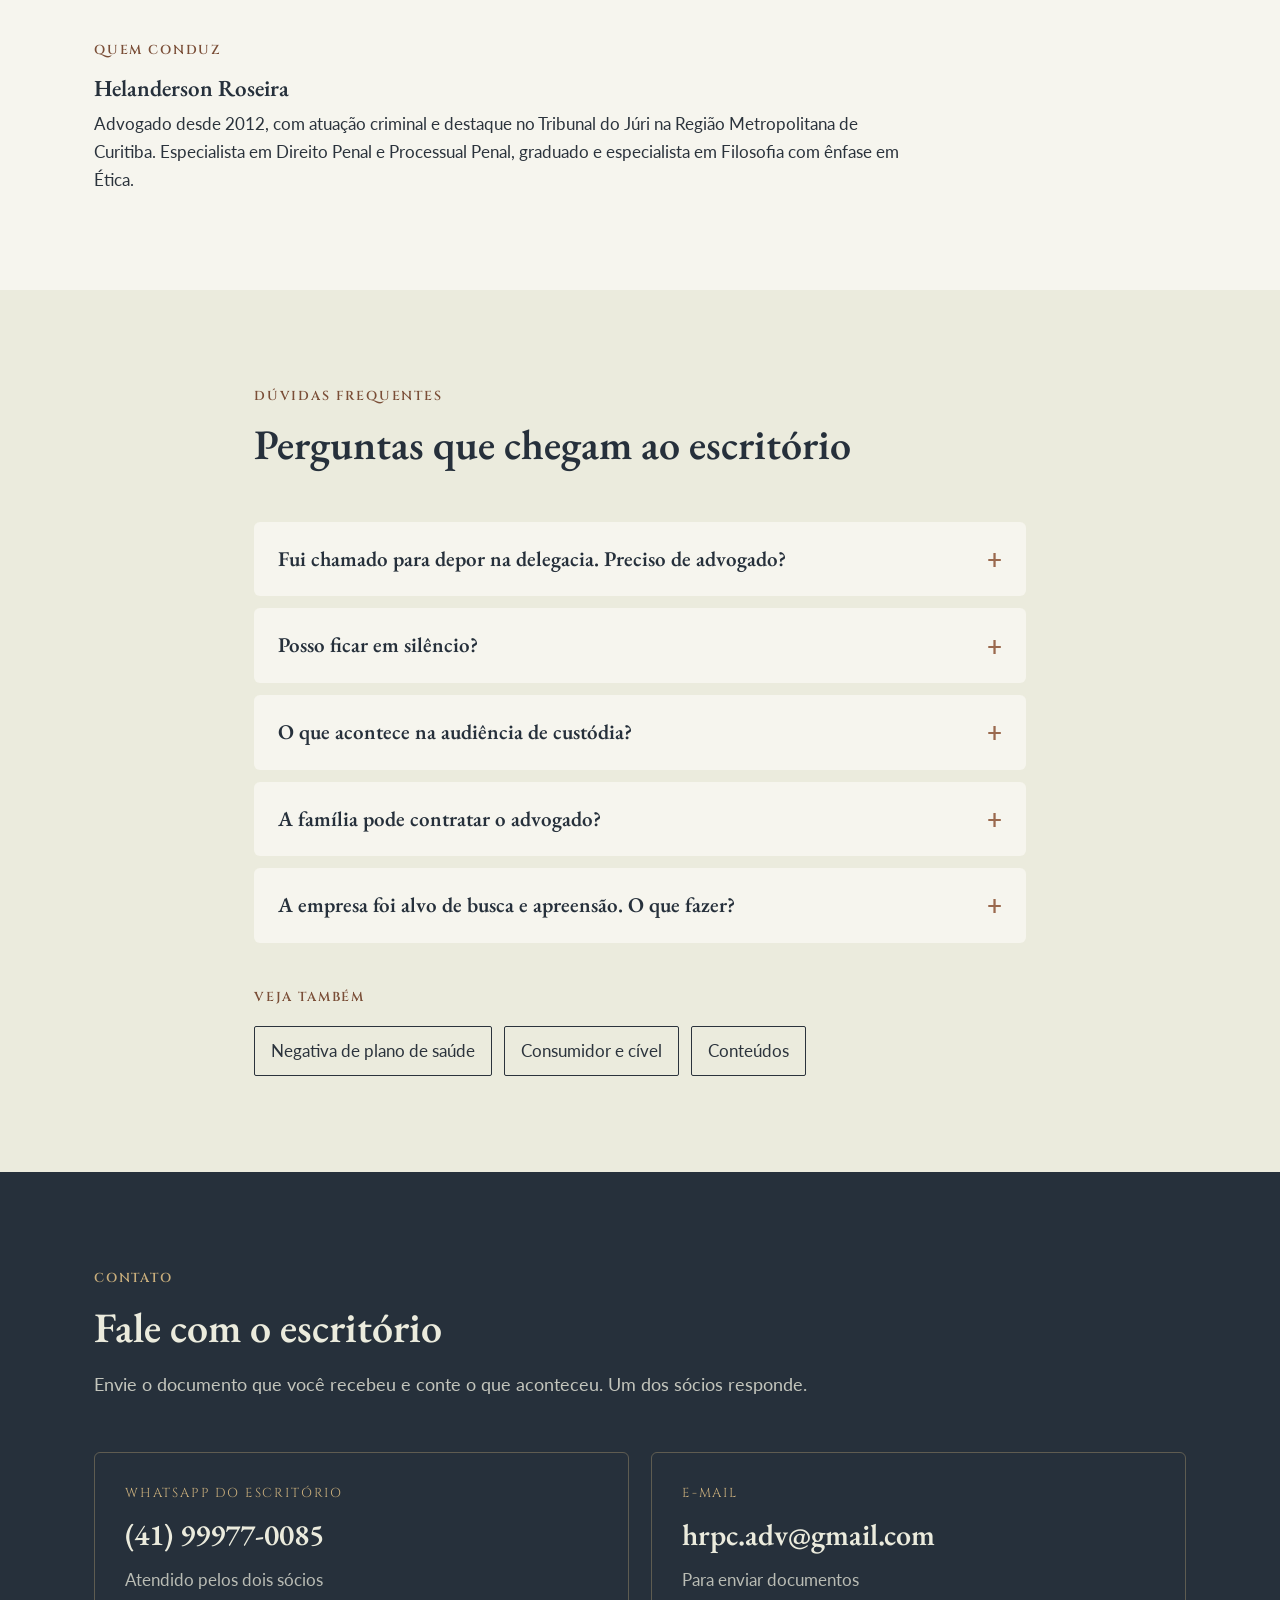
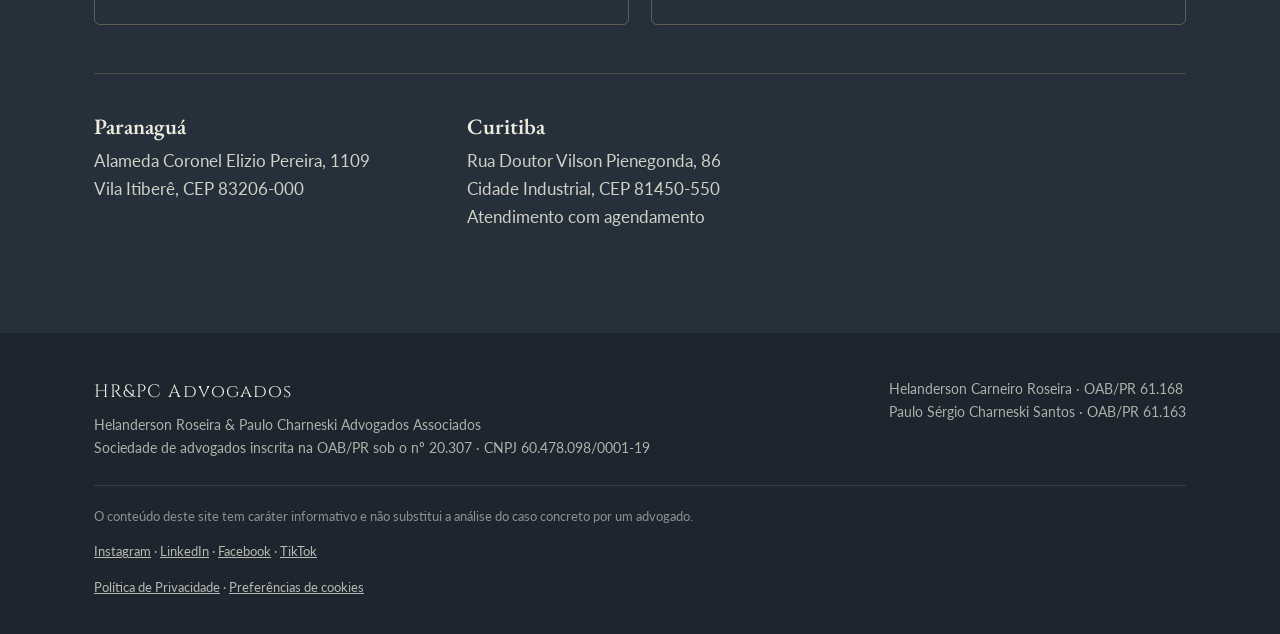
<file: defesa-criminal/index.html>
<!doctype html>
<html lang="pt-BR">
  <head>
    <meta charset="UTF-8" />
    <meta name="viewport" content="width=device-width, initial-scale=1.0" />
    <title>Advogado criminal em Paranaguá e Curitiba | HR&amp;PC Advogados</title>
    <meta name="description" content="Prisão em flagrante, audiência de custódia, intimação para depor, Tribunal do Júri e investigação envolvendo empresas. Saiba o que fazer nas primeiras horas." />
    <meta name="theme-color" content="#26303B" />
    <link rel="canonical" href="https://hrpc.adv.br/defesa-criminal/" />
    <meta property="og:type" content="website" />
    <meta property="og:locale" content="pt_BR" />
    <meta property="og:site_name" content="HR&amp;PC Advogados" />
    <meta property="og:title" content="Advogado criminal em Paranaguá e Curitiba | HR&amp;PC Advogados" />
    <meta property="og:description" content="Prisão em flagrante, audiência de custódia, intimação para depor, Tribunal do Júri e investigação envolvendo empresas. Saiba o que fazer nas primeiras horas." />
    <meta property="og:url" content="https://hrpc.adv.br/defesa-criminal/" />
    <meta property="og:image" content="https://hrpc.adv.br/img/og-hrpc.jpg" />
    <link rel="icon" href="/favicon.ico" sizes="48x48" />
    <link rel="icon" href="/img/favicon-192.png" type="image/png" sizes="192x192" />
    <link rel="apple-touch-icon" href="/img/apple-touch-icon.png" />
    <link rel="preconnect" href="https://fonts.googleapis.com" />
    <link rel="preconnect" href="https://fonts.gstatic.com" crossorigin />
    <link href="https://fonts.googleapis.com/css2?family=Cinzel:wght@500;600&family=EB+Garamond:ital,wght@0,500;0,600;1,500&family=Lato:wght@400;700&display=swap" rel="stylesheet" />
    <link rel="stylesheet" href="/CSS/style.css" />
    <style>
      .abertura-interna { padding: 120px 0 72px; }
      .abertura-interna h1 { font-size: clamp(32px, 4.4vw, 52px); }
      .trilha { font-size: 14px; margin-bottom: 22px; opacity: .85; }
      .trilha a { color: inherit; text-decoration: underline; text-underline-offset: 3px; }
      .trilha span[aria-hidden] { margin: 0 8px; }
      .autor-bloco { max-width: 820px; }
      .autor-bloco h3 { margin-bottom: 8px; }
      .relacionadas { display: flex; flex-wrap: wrap; gap: 12px; margin-top: 18px; }
      .relacionadas a { border: 1px solid currentColor; padding: 10px 16px; border-radius: 2px; text-decoration: none; }
      .cartoes-conteudo { display: grid; grid-template-columns: repeat(auto-fill, minmax(280px, 1fr)); gap: 22px; }
      .cartao-conteudo { color: inherit; text-decoration: none; background: #fff; border: 1px solid rgba(38,48,59,.12); padding: 26px; display: flex; flex-direction: column; gap: 10px; }
      .cartao-conteudo .rotulo { margin: 0; }
      .cartao-conteudo h3 { font-size: 22px; margin: 0; }
      .cartao-conteudo p { margin: 0; }
      .cartao-conteudo .ref { font-size: 14px; color: var(--texto-suave); }
      .filtros { display: flex; flex-wrap: wrap; gap: 10px; margin-bottom: 28px; }
      .filtros span { border: 1px solid rgba(38,48,59,.25); padding: 8px 14px; font-size: 14px; }
      .secao-escura .documentos-coluna h3 { color: var(--ardosia); }
      @media (min-width: 1001px) {
        .documentos.duas { grid-template-columns: repeat(2, 1fr); max-width: 900px; }
        .areas.tres { grid-template-columns: repeat(3, 1fr); }
      }
      @media (max-width: 760px) { .abertura-interna { padding: 96px 0 56px; } }
    </style>
    <script>document.documentElement.classList.add("js");</script>
    <script src="/Javascript/script.js" defer></script>
    <script src="/Javascript/analytics.js" defer></script>
    <script type="application/ld+json">
{
  "@context": "https://schema.org",
  "@graph": [
    {
      "@type": "Service",
      "name": "Defesa criminal",
      "serviceType": "Defesa criminal",
      "url": "https://hrpc.adv.br/defesa-criminal/",
      "provider": {
        "@type": "LegalService",
        "name": "HR&PC Advogados",
        "url": "https://hrpc.adv.br/"
      },
      "areaServed": [
        "Paranaguá",
        "Curitiba",
        "Litoral do Paraná",
        "Paraná"
      ]
    },
    {
      "@type": "FAQPage",
      "mainEntity": [
        {
          "@type": "Question",
          "name": "Fui chamado para depor na delegacia. Preciso de advogado?",
          "acceptedAnswer": {
            "@type": "Answer",
            "text": "É recomendável. O advogado orienta antes do depoimento, acompanha o ato e verifica em que condição você está sendo ouvido, se como testemunha ou como investigado."
          }
        },
        {
          "@type": "Question",
          "name": "Posso ficar em silêncio?",
          "acceptedAnswer": {
            "@type": "Answer",
            "text": "Sim. O direito ao silêncio é garantido pela Constituição, e o seu exercício não pode ser interpretado em prejuízo de quem o exerce."
          }
        },
        {
          "@type": "Question",
          "name": "O que acontece na audiência de custódia?",
          "acceptedAnswer": {
            "@type": "Answer",
            "text": "O juiz verifica se a prisão foi legal, se houve abuso e se a pessoa pode responder em liberdade, com ou sem medidas cautelares. A presença da defesa nesse momento é importante."
          }
        },
        {
          "@type": "Question",
          "name": "A família pode contratar o advogado?",
          "acceptedAnswer": {
            "@type": "Answer",
            "text": "Sim. É comum que a família faça o primeiro contato. O advogado conversa com a pessoa presa e passa a atuar no caso."
          }
        },
        {
          "@type": "Question",
          "name": "A empresa foi alvo de busca e apreensão. O que fazer?",
          "acceptedAnswer": {
            "@type": "Answer",
            "text": "Acompanhar a diligência, conferir o mandado e o que foi apreendido e não prestar declarações sem orientação. A defesa da empresa e a dos sócios devem ser pensadas juntas."
          }
        }
      ]
    },
    {
      "@type": "BreadcrumbList",
      "itemListElement": [
        {
          "@type": "ListItem",
          "position": 1,
          "name": "Início",
          "item": "https://hrpc.adv.br/"
        },
        {
          "@type": "ListItem",
          "position": 2,
          "name": "Defesa criminal",
          "item": "https://hrpc.adv.br/defesa-criminal/"
        }
      ]
    }
  ]
}
    </script>
  </head>
  <body>
    <a class="pular-conteudo" href="#conteudo">Ir para o conteúdo</a>
    <header class="topo" id="topo">
      <div class="container topo-interno">
        <a href="/" class="marca" aria-label="HR&amp;PC Advogados, voltar ao início">
          <span class="marca-sigla">HR&amp;PC</span>
          <span class="marca-sub">Advogados</span>
        </a>
        <button class="menu-botao" aria-expanded="false" aria-controls="menu-principal">
          <span class="menu-botao-linha"></span><span class="menu-botao-linha"></span><span class="menu-botao-linha"></span>
          <span class="sr-only">Abrir menu</span>
        </button>
        <nav class="menu" id="menu-principal" aria-label="Menu principal">
          <div class="menu-grupo">
            <button class="menu-grupo-botao" type="button" aria-expanded="false" aria-controls="sub-pessoas">Para pessoas</button>
            <div class="submenu" id="sub-pessoas">
              <div class="submenu-caixa">
                <a href="/#pessoas" class="submenu-rotulo">Visão geral</a>
                <a href="/negativa-plano-de-saude/">Negativa de plano de saúde</a>
                <a href="/defesa-criminal/" aria-current="page">Defesa criminal</a>
                <a href="/consumidor-e-civel/">Consumidor e cível</a>
              </div>
            </div>
          </div>
          <div class="menu-grupo">
            <button class="menu-grupo-botao" type="button" aria-expanded="false" aria-controls="sub-empresas">Para empresas</button>
            <div class="submenu" id="sub-empresas">
              <div class="submenu-caixa">
                <a href="/#empresas" class="submenu-rotulo">Visão geral</a>
                <a href="/licitacoes/">Licitações</a>
                <a href="/contratos-administrativos/">Contratos administrativos</a>
                <a href="/vigilancia-sanitaria/">Vigilância sanitária</a>
                <a href="/direito-empresarial/">Direito empresarial</a>
              </div>
            </div>
          </div>
          <div class="menu-grupo">
            <button class="menu-grupo-botao" type="button" aria-expanded="false" aria-controls="sub-instituicoes">Instituições e projetos</button>
            <div class="submenu" id="sub-instituicoes">
              <div class="submenu-caixa">
                <a href="/#terceiro-setor" class="submenu-rotulo">Visão geral</a>
                <a href="/terceiro-setor/">Terceiro setor</a>
                <a href="/captacao-de-recursos/">Captação de recursos: renúncia fiscal e editais</a>
              </div>
            </div>
          </div>
          <a href="/conteudos/">Conteúdos</a>
          <a href="#contato">Contato</a>
          <a class="botao botao-cobre botao-pequeno" href="https://wa.me/5541999770085?text=Ol%C3%A1%2C%20vim%20pela%20p%C3%A1gina%20de%20defesa%20criminal%20do%20site%20do%20HR%26PC%20Advogados." target="_blank" rel="noopener">Fale com o escritório</a>
        </nav>
      </div>
    </header>
    <main id="conteudo">
      <section class="abertura abertura-interna">
        <div class="container">
          <nav class="trilha" aria-label="Você está em">
            <a href="/">Início</a><span aria-hidden="true">›</span><a href="/#pessoas">Para pessoas</a><span aria-hidden="true">›</span><span>Defesa criminal</span>
          </nav>
          <p class="rotulo rotulo-claro">Para pessoas</p>
          <h1>Defesa criminal desde as primeiras horas.</h1>
          <p class="abertura-texto">Prisão em flagrante, intimação para depor, investigação envolvendo a empresa e processos no Tribunal do Júri. A defesa começa antes do processo, e as primeiras decisões costumam pesar no resultado.</p>
          <div class="abertura-acoes">
            <a class="botao botao-cobre" href="https://wa.me/5541999770085?text=Ol%C3%A1%2C%20vim%20pela%20p%C3%A1gina%20de%20defesa%20criminal%20do%20site%20do%20HR%26PC%20Advogados." target="_blank" rel="noopener">Falar pelo WhatsApp</a>
            <a class="botao botao-contorno" href="#documentos">Quais documentos separar</a>
          </div>
        </div>
      </section>
      <section class="secao" id="situacoes">
        <div class="container">
          <div class="secao-cabecalho">
            <p class="rotulo">Defesa criminal</p>
            <h2>Quando procurar o escritório</h2>
          </div>
          <div class="areas">
            <article class="area revelar">
              <h3>Prisão e primeiras horas</h3>
              <ul class="lista-acoes"><li>Prisão em flagrante</li><li>Audiência de custódia</li><li>Pedido de liberdade provisória e revogação de prisão preventiva</li></ul>
            </article>
            <article class="area revelar">
              <h3>Investigação e depoimento</h3>
              <ul class="lista-acoes"><li>Intimação para depor na delegacia</li><li>Busca e apreensão em casa ou na empresa</li><li>Acompanhamento de inquérito policial</li></ul>
            </article>
            <article class="area revelar">
              <h3>Processo e Tribunal do Júri</h3>
              <ul class="lista-acoes"><li>Homicídio e Tribunal do Júri</li><li>Homicídio no trânsito</li><li>Tráfico de drogas e a distinção entre uso e tráfico</li><li>Porte e posse de arma de fogo</li><li>Recursos</li></ul>
            </article>
            <article class="area revelar">
              <h3>Empresas, sócios e administradores</h3>
              <ul class="lista-acoes"><li>Responsabilidade penal de sócios e administradores</li><li>Crimes em licitações e contratos</li><li>Crimes contra as relações de consumo, ambientais e contra a saúde pública ligados à atividade da empresa</li></ul>
            </article>
          </div>
        </div>
      </section>
      <section class="secao secao-linho" id="observar">
        <div class="container">
          <div class="secao-cabecalho">
            <p class="rotulo">O que observar</p>
            <h2>Direitos que valem desde a prisão</h2>
          </div>
          <ol class="jornada">
            <li class="etapa revelar">
              <span class="etapa-numero">01</span>
              <h3>Direito ao silêncio</h3>
              <p>A pessoa presa tem o direito de permanecer calada, previsto no art. 5º, LXIII, da Constituição. Ficar em silêncio não pode ser usado contra ela.</p>
            </li>
            <li class="etapa revelar">
              <span class="etapa-numero">02</span>
              <h3>Comunicação da prisão</h3>
              <p>A prisão deve ser comunicada imediatamente ao juiz e à família ou à pessoa indicada pelo preso, conforme o art. 5º, LXII, da Constituição.</p>
            </li>
            <li class="etapa revelar">
              <span class="etapa-numero">03</span>
              <h3>Audiência de custódia</h3>
              <p>O preso em flagrante deve ser apresentado ao juiz em até 24 horas, que decide sobre a legalidade da prisão e a liberdade, conforme o art. 310 do Código de Processo Penal.</p>
            </li>
            <li class="etapa revelar">
              <span class="etapa-numero">04</span>
              <h3>Acesso da defesa</h3>
              <p>O advogado pode acompanhar o depoimento e tem acesso aos elementos de prova já documentados na investigação, nos termos da Súmula Vinculante 14 do STF.</p>
            </li>
          </ol>
        </div>
      </section>
      <section class="secao secao-escura" id="documentos">
        <div class="container">
          <div class="secao-cabecalho">
            <p class="rotulo rotulo-claro">Documentos</p>
            <h2>O que separar antes de falar com o escritório</h2>
            <p class="secao-intro">Não precisa ter tudo. O que faltar pode ser reunido depois do primeiro contato.</p>
          </div>
          <div class="documentos duas">
            <div class="documentos-coluna revelar">
              <h3>Se houve prisão</h3>
              <ul><li>Nome completo e documento da pessoa presa</li><li>Local onde ela está</li><li>Número do boletim ou do auto de prisão, se a família tiver</li><li>Contato de um familiar para acompanhar o caso</li></ul>
            </div>
            <div class="documentos-coluna revelar">
              <h3>Se chegou uma intimação</h3>
              <ul><li>A intimação recebida</li><li>Documentos relacionados ao fato</li><li>Nomes de pessoas que presenciaram o fato</li><li>Na empresa: contratos, notas e registros ligados à investigação</li></ul>
            </div>
          </div>
        </div>
      </section>
      <section class="secao" id="como">
        <div class="container">
          <div class="secao-cabecalho">
            <p class="rotulo">Como o escritório conduz</p>
            <h2>Do primeiro contato ao acompanhamento</h2>
          </div>
          <ol class="passos">
            <li class="passo revelar">
              <h3>Primeiro contato</h3>
              <p>Normalmente é a família quem procura o escritório. Basta o nome da pessoa e onde ela está.</p>
            </li>
            <li class="passo revelar">
              <h3>Conversa com o cliente</h3>
              <p>O advogado conversa reservadamente com a pessoa presa ou investigada antes de qualquer declaração.</p>
            </li>
            <li class="passo revelar">
              <h3>Medidas imediatas</h3>
              <p>Acompanhamento da custódia, pedido de liberdade e acesso aos autos, conforme o caso.</p>
            </li>
            <li class="passo revelar">
              <h3>Estratégia de defesa</h3>
              <p>Definida a partir da prova, das garantias processuais e do procedimento aplicável.</p>
            </li>
          </ol>
          <div class="autor-bloco secao-acao revelar">
            <p class="rotulo">Quem conduz</p>
            <h3>Helanderson Roseira</h3>
            <p>Advogado desde 2012, com atuação criminal e destaque no Tribunal do Júri na Região Metropolitana de Curitiba. Especialista em Direito Penal e Processual Penal, graduado e especialista em Filosofia com ênfase em Ética.</p>
          </div>
        </div>
      </section>
      <section class="secao secao-linho" id="duvidas">
        <div class="container container-estreito">
          <div class="secao-cabecalho">
            <p class="rotulo">Dúvidas frequentes</p>
            <h2>Perguntas que chegam ao escritório</h2>
          </div>
          <div class="perguntas">
            <details>
              <summary>Fui chamado para depor na delegacia. Preciso de advogado?</summary>
              <p>É recomendável. O advogado orienta antes do depoimento, acompanha o ato e verifica em que condição você está sendo ouvido, se como testemunha ou como investigado.</p>
            </details>
            <details>
              <summary>Posso ficar em silêncio?</summary>
              <p>Sim. O direito ao silêncio é garantido pela Constituição, e o seu exercício não pode ser interpretado em prejuízo de quem o exerce.</p>
            </details>
            <details>
              <summary>O que acontece na audiência de custódia?</summary>
              <p>O juiz verifica se a prisão foi legal, se houve abuso e se a pessoa pode responder em liberdade, com ou sem medidas cautelares. A presença da defesa nesse momento é importante.</p>
            </details>
            <details>
              <summary>A família pode contratar o advogado?</summary>
              <p>Sim. É comum que a família faça o primeiro contato. O advogado conversa com a pessoa presa e passa a atuar no caso.</p>
            </details>
            <details>
              <summary>A empresa foi alvo de busca e apreensão. O que fazer?</summary>
              <p>Acompanhar a diligência, conferir o mandado e o que foi apreendido e não prestar declarações sem orientação. A defesa da empresa e a dos sócios devem ser pensadas juntas.</p>
            </details>
          </div>
          <div class="secao-acao">
            <p class="rotulo">Veja também</p>
            <div class="relacionadas"><a href="/negativa-plano-de-saude/">Negativa de plano de saúde</a><a href="/consumidor-e-civel/">Consumidor e cível</a><a href="/conteudos/">Conteúdos</a></div>
          </div>
        </div>
      </section>
      <section class="secao secao-escura" id="contato">
        <div class="container">
          <div class="secao-cabecalho">
            <p class="rotulo rotulo-claro">Contato</p>
            <h2>Fale com o escritório</h2>
            <p class="secao-intro">Envie o documento que você recebeu e conte o que aconteceu. Um dos sócios responde.</p>
          </div>
          <div class="contato-principal">
            <a class="contato-destaque" href="https://wa.me/5541999770085?text=Ol%C3%A1%2C%20vim%20pela%20p%C3%A1gina%20de%20defesa%20criminal%20do%20site%20do%20HR%26PC%20Advogados." target="_blank" rel="noopener">
              <span class="contato-rotulo">WhatsApp do escritório</span>
              <span class="contato-nome">(41) 99977-0085</span>
              <span class="contato-dado">Atendido pelos dois sócios</span>
            </a>
            <a class="contato-destaque" href="mailto:hrpc.adv@gmail.com">
              <span class="contato-rotulo">E-mail</span>
              <span class="contato-nome">hrpc.adv@gmail.com</span>
              <span class="contato-dado">Para enviar documentos</span>
            </a>
          </div>
          <div class="enderecos">
            <div class="endereco">
              <h3>Paranaguá</h3>
              <p>Alameda Coronel Elizio Pereira, 1109<br />Vila Itiberê, CEP 83206-000</p>
            </div>
            <div class="endereco">
              <h3>Curitiba</h3>
              <p>Rua Doutor Vilson Pienegonda, 86<br />Cidade Industrial, CEP 81450-550<br />Atendimento com agendamento</p>
            </div>
          </div>
        </div>
      </section>
    </main>
    <footer class="rodape">
      <div class="container rodape-interno">
        <div>
          <p class="rodape-marca">HR&amp;PC Advogados</p>
          <p>Helanderson Roseira &amp; Paulo Charneski Advogados Associados</p>
          <p>Sociedade de advogados inscrita na OAB/PR sob o nº 20.307 · CNPJ 60.478.098/0001-19</p>
        </div>
        <div>
          <p>Helanderson Carneiro Roseira · OAB/PR 61.168</p>
          <p>Paulo Sérgio Charneski Santos · OAB/PR 61.163</p>
        </div>
      </div>
      <div class="container">
        <p class="rodape-aviso">O conteúdo deste site tem caráter informativo e não substitui a análise do caso concreto por um advogado.</p>
        <p class="rodape-links">
          <a href="https://www.instagram.com/hrpc.advogados/" target="_blank" rel="noopener">Instagram</a> ·
          <a href="https://www.linkedin.com/company/hrpc-advogados/" target="_blank" rel="noopener">LinkedIn</a> ·
          <a href="https://www.facebook.com/profile.php?id=61590690650148" target="_blank" rel="noopener">Facebook</a> ·
          <a href="https://www.tiktok.com/@hrpc.advogados" target="_blank" rel="noopener">TikTok</a>
        </p>
        <p class="rodape-links">
          <a href="/politica-de-privacidade.html">Política de Privacidade</a> ·
          <button type="button" data-preferencias-cookies>Preferências de cookies</button>
        </p>
      </div>
    </footer>
    <a class="whatsapp-flutuante" href="https://wa.me/5541999770085?text=Ol%C3%A1%2C%20vim%20pela%20p%C3%A1gina%20de%20defesa%20criminal%20do%20site%20do%20HR%26PC%20Advogados." target="_blank" rel="noopener" aria-label="Fale com o escritório pelo WhatsApp"><svg viewBox="0 0 24 24" aria-hidden="true"><path d="M.057 24l1.687-6.163c-1.041-1.804-1.588-3.849-1.587-5.946C.06 5.348 5.397.01 12.008.01c3.202.001 6.212 1.246 8.477 3.513 2.266 2.268 3.507 5.28 3.505 8.484-.004 6.657-5.34 11.997-11.953 11.997-2.005-.001-3.973-.502-5.713-1.457L0 24zm6.59-4.846c1.6.95 3.188 1.449 4.825 1.451 5.436 0 9.86-4.37 9.864-9.799.002-2.63-1.023-5.101-2.885-6.966C16.528 1.975 14.063.953 11.453.953c-5.438 0-9.863 4.371-9.867 9.801-.001 1.73.453 3.421 1.314 4.916l-.999 3.648 3.889-1.019z"/></svg></a>
  </body>
</html>
</file>
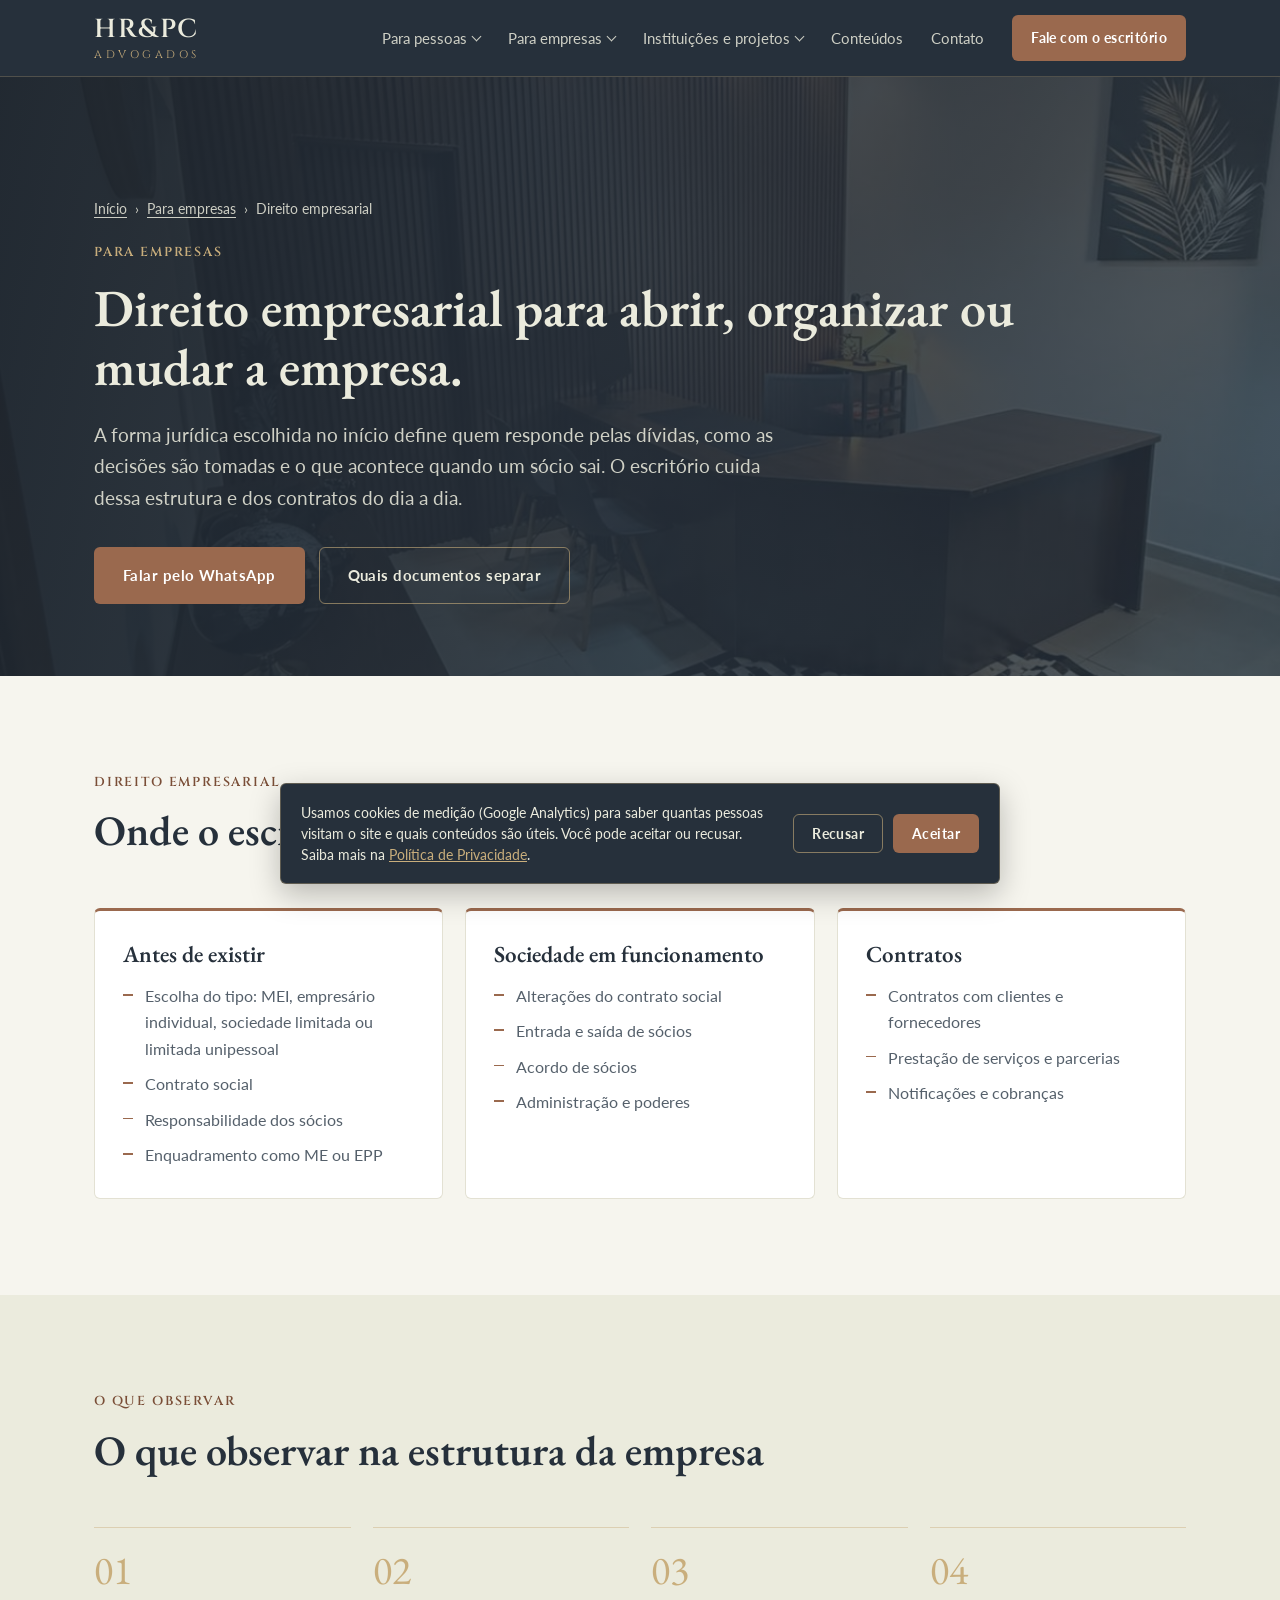
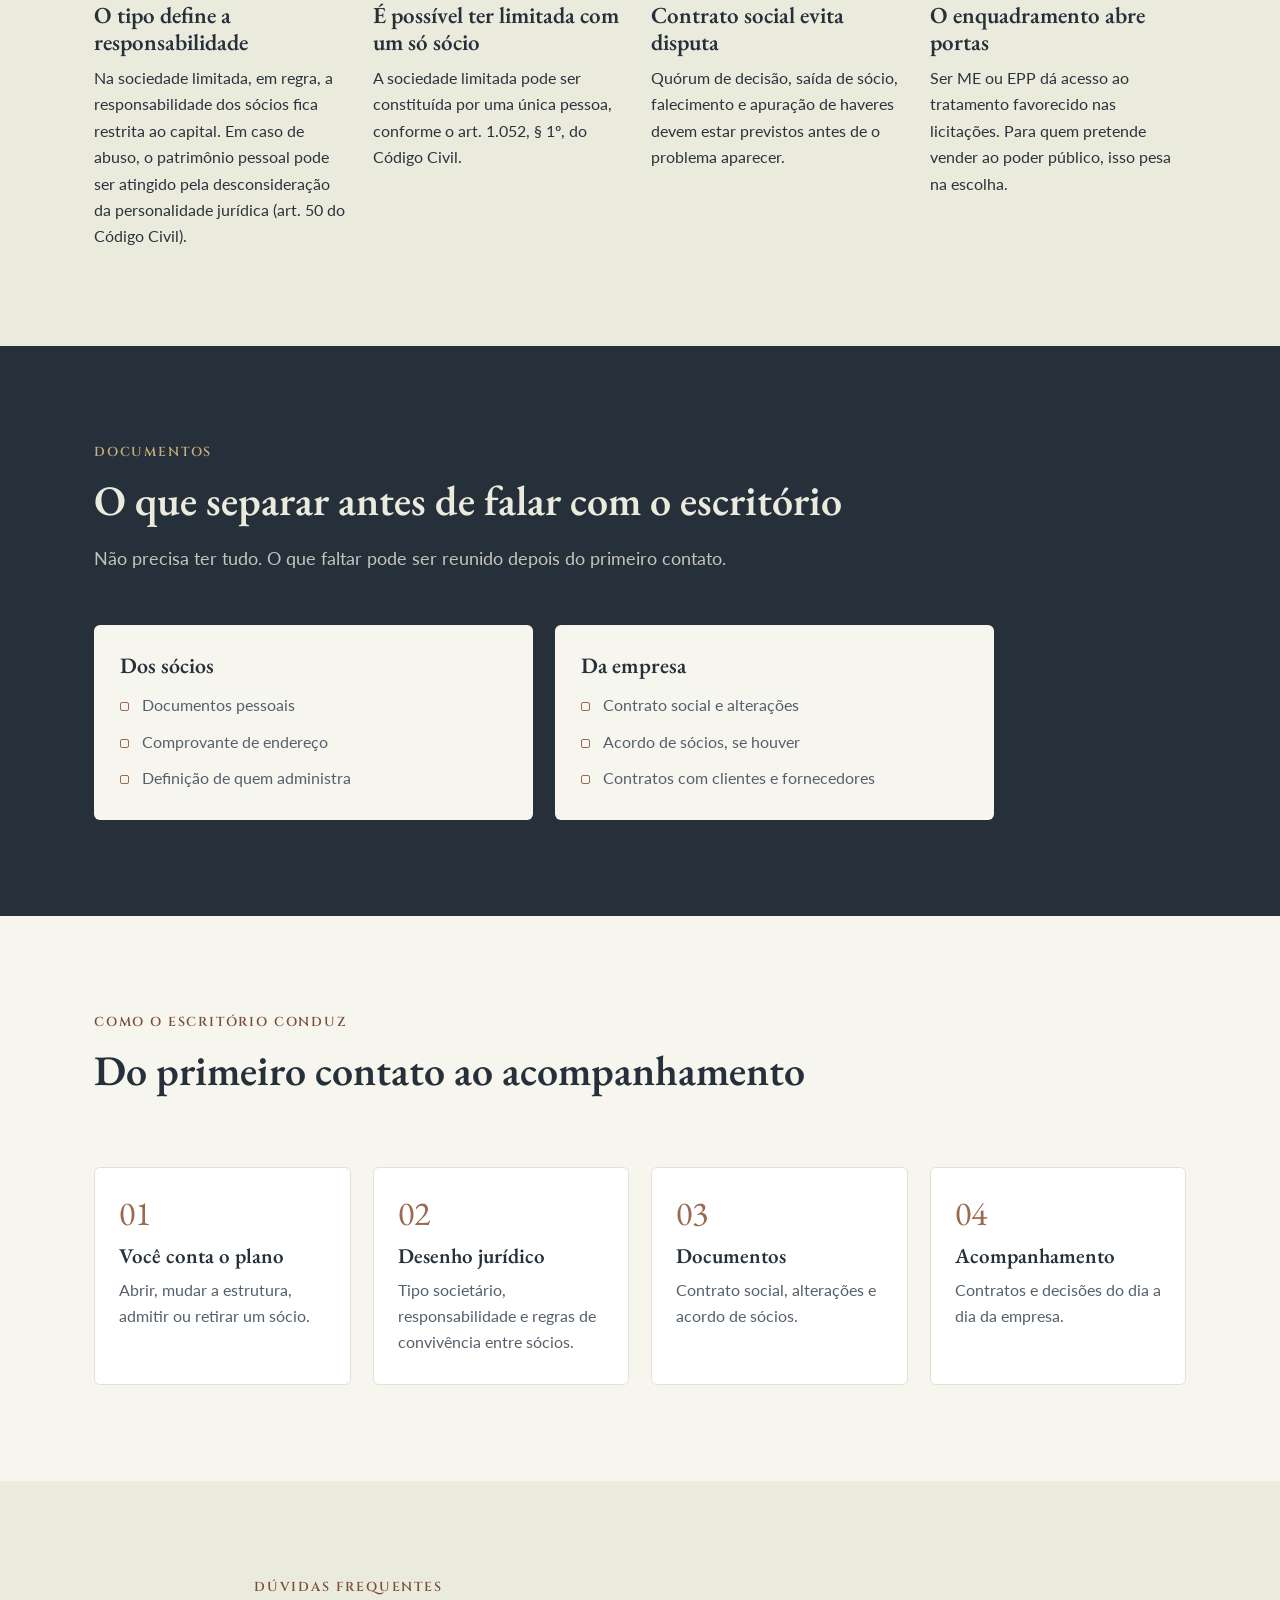
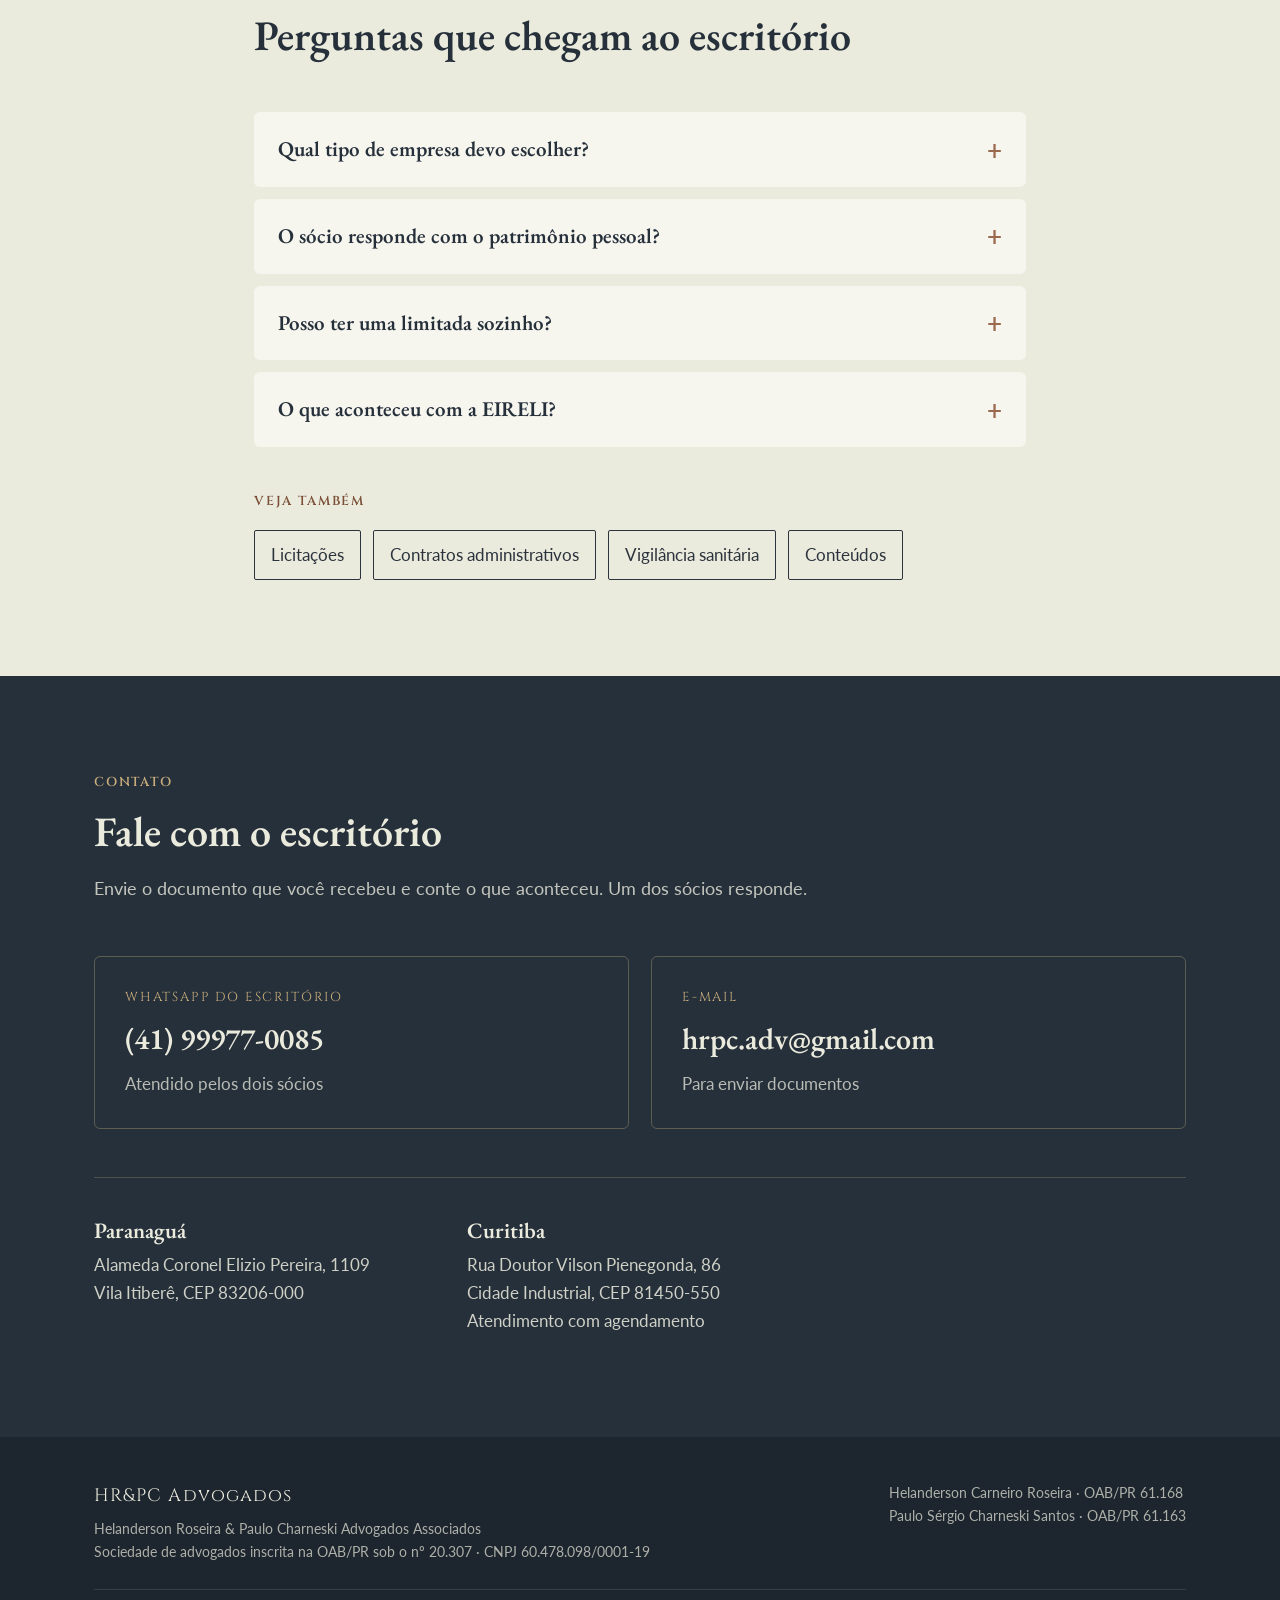
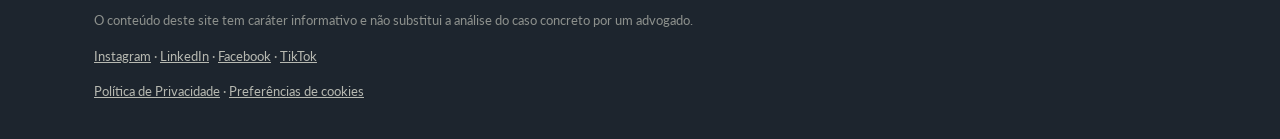
<file: direito-empresarial/index.html>
<!doctype html>
<html lang="pt-BR">
  <head>
    <meta charset="UTF-8" />
    <meta name="viewport" content="width=device-width, initial-scale=1.0" />
    <title>Direito empresarial: abertura, sociedade e contratos | HR&amp;PC Advogados</title>
    <meta name="description" content="Escolha do tipo societário, responsabilidade dos sócios, contrato social, entrada e saída de sócios e contratos empresariais." />
    <meta name="theme-color" content="#26303B" />
    <link rel="canonical" href="https://hrpc.adv.br/direito-empresarial/" />
    <meta property="og:type" content="website" />
    <meta property="og:locale" content="pt_BR" />
    <meta property="og:site_name" content="HR&amp;PC Advogados" />
    <meta property="og:title" content="Direito empresarial: abertura, sociedade e contratos | HR&amp;PC Advogados" />
    <meta property="og:description" content="Escolha do tipo societário, responsabilidade dos sócios, contrato social, entrada e saída de sócios e contratos empresariais." />
    <meta property="og:url" content="https://hrpc.adv.br/direito-empresarial/" />
    <meta property="og:image" content="https://hrpc.adv.br/img/og-hrpc.jpg" />
    <link rel="icon" href="/favicon.ico" sizes="48x48" />
    <link rel="icon" href="/img/favicon-192.png" type="image/png" sizes="192x192" />
    <link rel="apple-touch-icon" href="/img/apple-touch-icon.png" />
    <link rel="preconnect" href="https://fonts.googleapis.com" />
    <link rel="preconnect" href="https://fonts.gstatic.com" crossorigin />
    <link href="https://fonts.googleapis.com/css2?family=Cinzel:wght@500;600&family=EB+Garamond:ital,wght@0,500;0,600;1,500&family=Lato:wght@400;700&display=swap" rel="stylesheet" />
    <link rel="stylesheet" href="/CSS/style.css" />
    <style>
      .abertura-interna { padding: 120px 0 72px; }
      .abertura-interna h1 { font-size: clamp(32px, 4.4vw, 52px); }
      .trilha { font-size: 14px; margin-bottom: 22px; opacity: .85; }
      .trilha a { color: inherit; text-decoration: underline; text-underline-offset: 3px; }
      .trilha span[aria-hidden] { margin: 0 8px; }
      .autor-bloco { max-width: 820px; }
      .autor-bloco h3 { margin-bottom: 8px; }
      .relacionadas { display: flex; flex-wrap: wrap; gap: 12px; margin-top: 18px; }
      .relacionadas a { border: 1px solid currentColor; padding: 10px 16px; border-radius: 2px; text-decoration: none; }
      .cartoes-conteudo { display: grid; grid-template-columns: repeat(auto-fill, minmax(280px, 1fr)); gap: 22px; }
      .cartao-conteudo { color: inherit; text-decoration: none; background: #fff; border: 1px solid rgba(38,48,59,.12); padding: 26px; display: flex; flex-direction: column; gap: 10px; }
      .cartao-conteudo .rotulo { margin: 0; }
      .cartao-conteudo h3 { font-size: 22px; margin: 0; }
      .cartao-conteudo p { margin: 0; }
      .cartao-conteudo .ref { font-size: 14px; color: var(--texto-suave); }
      .filtros { display: flex; flex-wrap: wrap; gap: 10px; margin-bottom: 28px; }
      .filtros span { border: 1px solid rgba(38,48,59,.25); padding: 8px 14px; font-size: 14px; }
      .secao-escura .documentos-coluna h3 { color: var(--ardosia); }
      @media (min-width: 1001px) {
        .documentos.duas { grid-template-columns: repeat(2, 1fr); max-width: 900px; }
        .areas.tres { grid-template-columns: repeat(3, 1fr); }
      }
      @media (max-width: 760px) { .abertura-interna { padding: 96px 0 56px; } }
    </style>
    <script>document.documentElement.classList.add("js");</script>
    <script src="/Javascript/script.js" defer></script>
    <script src="/Javascript/analytics.js" defer></script>
    <script type="application/ld+json">
{
  "@context": "https://schema.org",
  "@graph": [
    {
      "@type": "Service",
      "name": "Direito empresarial e societário",
      "serviceType": "Direito empresarial",
      "url": "https://hrpc.adv.br/direito-empresarial/",
      "provider": {
        "@type": "LegalService",
        "name": "HR&PC Advogados",
        "url": "https://hrpc.adv.br/"
      },
      "areaServed": [
        "Paranaguá",
        "Curitiba",
        "Litoral do Paraná",
        "Paraná"
      ]
    },
    {
      "@type": "FAQPage",
      "mainEntity": [
        {
          "@type": "Question",
          "name": "Qual tipo de empresa devo escolher?",
          "acceptedAnswer": {
            "@type": "Answer",
            "text": "Depende de quantos sócios há, do risco da atividade e dos planos da empresa, inclusive se ela vai vender ao poder público. A escolha jurídica deve vir antes do registro."
          }
        },
        {
          "@type": "Question",
          "name": "O sócio responde com o patrimônio pessoal?",
          "acceptedAnswer": {
            "@type": "Answer",
            "text": "Na sociedade limitada, em regra, não. Há exceções, como a desconsideração da personalidade jurídica em caso de abuso, desvio de finalidade ou confusão patrimonial."
          }
        },
        {
          "@type": "Question",
          "name": "Posso ter uma limitada sozinho?",
          "acceptedAnswer": {
            "@type": "Answer",
            "text": "Sim. A sociedade limitada unipessoal é admitida pelo Código Civil."
          }
        },
        {
          "@type": "Question",
          "name": "O que aconteceu com a EIRELI?",
          "acceptedAnswer": {
            "@type": "Answer",
            "text": "A EIRELI deixou de existir como tipo próprio. As que existiam foram transformadas em sociedades limitadas unipessoais, conforme a Lei 14.195 de 2021."
          }
        }
      ]
    },
    {
      "@type": "BreadcrumbList",
      "itemListElement": [
        {
          "@type": "ListItem",
          "position": 1,
          "name": "Início",
          "item": "https://hrpc.adv.br/"
        },
        {
          "@type": "ListItem",
          "position": 2,
          "name": "Direito empresarial",
          "item": "https://hrpc.adv.br/direito-empresarial/"
        }
      ]
    }
  ]
}
    </script>
  </head>
  <body>
    <a class="pular-conteudo" href="#conteudo">Ir para o conteúdo</a>
    <header class="topo" id="topo">
      <div class="container topo-interno">
        <a href="/" class="marca" aria-label="HR&amp;PC Advogados, voltar ao início">
          <span class="marca-sigla">HR&amp;PC</span>
          <span class="marca-sub">Advogados</span>
        </a>
        <button class="menu-botao" aria-expanded="false" aria-controls="menu-principal">
          <span class="menu-botao-linha"></span><span class="menu-botao-linha"></span><span class="menu-botao-linha"></span>
          <span class="sr-only">Abrir menu</span>
        </button>
        <nav class="menu" id="menu-principal" aria-label="Menu principal">
          <div class="menu-grupo">
            <button class="menu-grupo-botao" type="button" aria-expanded="false" aria-controls="sub-pessoas">Para pessoas</button>
            <div class="submenu" id="sub-pessoas">
              <div class="submenu-caixa">
                <a href="/#pessoas" class="submenu-rotulo">Visão geral</a>
                <a href="/negativa-plano-de-saude/">Negativa de plano de saúde</a>
                <a href="/defesa-criminal/">Defesa criminal</a>
                <a href="/consumidor-e-civel/">Consumidor e cível</a>
              </div>
            </div>
          </div>
          <div class="menu-grupo">
            <button class="menu-grupo-botao" type="button" aria-expanded="false" aria-controls="sub-empresas">Para empresas</button>
            <div class="submenu" id="sub-empresas">
              <div class="submenu-caixa">
                <a href="/#empresas" class="submenu-rotulo">Visão geral</a>
                <a href="/licitacoes/">Licitações</a>
                <a href="/contratos-administrativos/">Contratos administrativos</a>
                <a href="/vigilancia-sanitaria/">Vigilância sanitária</a>
                <a href="/direito-empresarial/" aria-current="page">Direito empresarial</a>
              </div>
            </div>
          </div>
          <div class="menu-grupo">
            <button class="menu-grupo-botao" type="button" aria-expanded="false" aria-controls="sub-instituicoes">Instituições e projetos</button>
            <div class="submenu" id="sub-instituicoes">
              <div class="submenu-caixa">
                <a href="/#terceiro-setor" class="submenu-rotulo">Visão geral</a>
                <a href="/terceiro-setor/">Terceiro setor</a>
                <a href="/captacao-de-recursos/">Captação de recursos: renúncia fiscal e editais</a>
              </div>
            </div>
          </div>
          <a href="/conteudos/">Conteúdos</a>
          <a href="#contato">Contato</a>
          <a class="botao botao-cobre botao-pequeno" href="https://wa.me/5541999770085?text=Ol%C3%A1%2C%20vim%20pela%20p%C3%A1gina%20de%20direito%20empresarial%20do%20site%20do%20HR%26PC%20Advogados." target="_blank" rel="noopener">Fale com o escritório</a>
        </nav>
      </div>
    </header>
    <main id="conteudo">
      <section class="abertura abertura-interna">
        <div class="container">
          <nav class="trilha" aria-label="Você está em">
            <a href="/">Início</a><span aria-hidden="true">›</span><a href="/#empresas">Para empresas</a><span aria-hidden="true">›</span><span>Direito empresarial</span>
          </nav>
          <p class="rotulo rotulo-claro">Para empresas</p>
          <h1>Direito empresarial para abrir, organizar ou mudar a empresa.</h1>
          <p class="abertura-texto">A forma jurídica escolhida no início define quem responde pelas dívidas, como as decisões são tomadas e o que acontece quando um sócio sai. O escritório cuida dessa estrutura e dos contratos do dia a dia.</p>
          <div class="abertura-acoes">
            <a class="botao botao-cobre" href="https://wa.me/5541999770085?text=Ol%C3%A1%2C%20vim%20pela%20p%C3%A1gina%20de%20direito%20empresarial%20do%20site%20do%20HR%26PC%20Advogados." target="_blank" rel="noopener">Falar pelo WhatsApp</a>
            <a class="botao botao-contorno" href="#documentos">Quais documentos separar</a>
          </div>
        </div>
      </section>
      <section class="secao" id="situacoes">
        <div class="container">
          <div class="secao-cabecalho">
            <p class="rotulo">Direito empresarial</p>
            <h2>Onde o escritório atua</h2>
          </div>
          <div class="areas tres">
            <article class="area revelar">
              <h3>Antes de existir</h3>
              <ul class="lista-acoes"><li>Escolha do tipo: MEI, empresário individual, sociedade limitada ou limitada unipessoal</li><li>Contrato social</li><li>Responsabilidade dos sócios</li><li>Enquadramento como ME ou EPP</li></ul>
            </article>
            <article class="area revelar">
              <h3>Sociedade em funcionamento</h3>
              <ul class="lista-acoes"><li>Alterações do contrato social</li><li>Entrada e saída de sócios</li><li>Acordo de sócios</li><li>Administração e poderes</li></ul>
            </article>
            <article class="area revelar">
              <h3>Contratos</h3>
              <ul class="lista-acoes"><li>Contratos com clientes e fornecedores</li><li>Prestação de serviços e parcerias</li><li>Notificações e cobranças</li></ul>
            </article>
          </div>
        </div>
      </section>
      <section class="secao secao-linho" id="observar">
        <div class="container">
          <div class="secao-cabecalho">
            <p class="rotulo">O que observar</p>
            <h2>O que observar na estrutura da empresa</h2>
          </div>
          <ol class="jornada">
            <li class="etapa revelar">
              <span class="etapa-numero">01</span>
              <h3>O tipo define a responsabilidade</h3>
              <p>Na sociedade limitada, em regra, a responsabilidade dos sócios fica restrita ao capital. Em caso de abuso, o patrimônio pessoal pode ser atingido pela desconsideração da personalidade jurídica (art. 50 do Código Civil).</p>
            </li>
            <li class="etapa revelar">
              <span class="etapa-numero">02</span>
              <h3>É possível ter limitada com um só sócio</h3>
              <p>A sociedade limitada pode ser constituída por uma única pessoa, conforme o art. 1.052, § 1º, do Código Civil.</p>
            </li>
            <li class="etapa revelar">
              <span class="etapa-numero">03</span>
              <h3>Contrato social evita disputa</h3>
              <p>Quórum de decisão, saída de sócio, falecimento e apuração de haveres devem estar previstos antes de o problema aparecer.</p>
            </li>
            <li class="etapa revelar">
              <span class="etapa-numero">04</span>
              <h3>O enquadramento abre portas</h3>
              <p>Ser ME ou EPP dá acesso ao tratamento favorecido nas licitações. Para quem pretende vender ao poder público, isso pesa na escolha.</p>
            </li>
          </ol>
        </div>
      </section>
      <section class="secao secao-escura" id="documentos">
        <div class="container">
          <div class="secao-cabecalho">
            <p class="rotulo rotulo-claro">Documentos</p>
            <h2>O que separar antes de falar com o escritório</h2>
            <p class="secao-intro">Não precisa ter tudo. O que faltar pode ser reunido depois do primeiro contato.</p>
          </div>
          <div class="documentos duas">
            <div class="documentos-coluna revelar">
              <h3>Dos sócios</h3>
              <ul><li>Documentos pessoais</li><li>Comprovante de endereço</li><li>Definição de quem administra</li></ul>
            </div>
            <div class="documentos-coluna revelar">
              <h3>Da empresa</h3>
              <ul><li>Contrato social e alterações</li><li>Acordo de sócios, se houver</li><li>Contratos com clientes e fornecedores</li></ul>
            </div>
          </div>
        </div>
      </section>
      <section class="secao" id="como">
        <div class="container">
          <div class="secao-cabecalho">
            <p class="rotulo">Como o escritório conduz</p>
            <h2>Do primeiro contato ao acompanhamento</h2>
          </div>
          <ol class="passos">
            <li class="passo revelar">
              <h3>Você conta o plano</h3>
              <p>Abrir, mudar a estrutura, admitir ou retirar um sócio.</p>
            </li>
            <li class="passo revelar">
              <h3>Desenho jurídico</h3>
              <p>Tipo societário, responsabilidade e regras de convivência entre sócios.</p>
            </li>
            <li class="passo revelar">
              <h3>Documentos</h3>
              <p>Contrato social, alterações e acordo de sócios.</p>
            </li>
            <li class="passo revelar">
              <h3>Acompanhamento</h3>
              <p>Contratos e decisões do dia a dia da empresa.</p>
            </li>
          </ol>
        </div>
      </section>
      <section class="secao secao-linho" id="duvidas">
        <div class="container container-estreito">
          <div class="secao-cabecalho">
            <p class="rotulo">Dúvidas frequentes</p>
            <h2>Perguntas que chegam ao escritório</h2>
          </div>
          <div class="perguntas">
            <details>
              <summary>Qual tipo de empresa devo escolher?</summary>
              <p>Depende de quantos sócios há, do risco da atividade e dos planos da empresa, inclusive se ela vai vender ao poder público. A escolha jurídica deve vir antes do registro.</p>
            </details>
            <details>
              <summary>O sócio responde com o patrimônio pessoal?</summary>
              <p>Na sociedade limitada, em regra, não. Há exceções, como a desconsideração da personalidade jurídica em caso de abuso, desvio de finalidade ou confusão patrimonial.</p>
            </details>
            <details>
              <summary>Posso ter uma limitada sozinho?</summary>
              <p>Sim. A sociedade limitada unipessoal é admitida pelo Código Civil.</p>
            </details>
            <details>
              <summary>O que aconteceu com a EIRELI?</summary>
              <p>A EIRELI deixou de existir como tipo próprio. As que existiam foram transformadas em sociedades limitadas unipessoais, conforme a Lei 14.195 de 2021.</p>
            </details>
          </div>
          <div class="secao-acao">
            <p class="rotulo">Veja também</p>
            <div class="relacionadas"><a href="/licitacoes/">Licitações</a><a href="/contratos-administrativos/">Contratos administrativos</a><a href="/vigilancia-sanitaria/">Vigilância sanitária</a><a href="/conteudos/">Conteúdos</a></div>
          </div>
        </div>
      </section>
      <section class="secao secao-escura" id="contato">
        <div class="container">
          <div class="secao-cabecalho">
            <p class="rotulo rotulo-claro">Contato</p>
            <h2>Fale com o escritório</h2>
            <p class="secao-intro">Envie o documento que você recebeu e conte o que aconteceu. Um dos sócios responde.</p>
          </div>
          <div class="contato-principal">
            <a class="contato-destaque" href="https://wa.me/5541999770085?text=Ol%C3%A1%2C%20vim%20pela%20p%C3%A1gina%20de%20direito%20empresarial%20do%20site%20do%20HR%26PC%20Advogados." target="_blank" rel="noopener">
              <span class="contato-rotulo">WhatsApp do escritório</span>
              <span class="contato-nome">(41) 99977-0085</span>
              <span class="contato-dado">Atendido pelos dois sócios</span>
            </a>
            <a class="contato-destaque" href="mailto:hrpc.adv@gmail.com">
              <span class="contato-rotulo">E-mail</span>
              <span class="contato-nome">hrpc.adv@gmail.com</span>
              <span class="contato-dado">Para enviar documentos</span>
            </a>
          </div>
          <div class="enderecos">
            <div class="endereco">
              <h3>Paranaguá</h3>
              <p>Alameda Coronel Elizio Pereira, 1109<br />Vila Itiberê, CEP 83206-000</p>
            </div>
            <div class="endereco">
              <h3>Curitiba</h3>
              <p>Rua Doutor Vilson Pienegonda, 86<br />Cidade Industrial, CEP 81450-550<br />Atendimento com agendamento</p>
            </div>
          </div>
        </div>
      </section>
    </main>
    <footer class="rodape">
      <div class="container rodape-interno">
        <div>
          <p class="rodape-marca">HR&amp;PC Advogados</p>
          <p>Helanderson Roseira &amp; Paulo Charneski Advogados Associados</p>
          <p>Sociedade de advogados inscrita na OAB/PR sob o nº 20.307 · CNPJ 60.478.098/0001-19</p>
        </div>
        <div>
          <p>Helanderson Carneiro Roseira · OAB/PR 61.168</p>
          <p>Paulo Sérgio Charneski Santos · OAB/PR 61.163</p>
        </div>
      </div>
      <div class="container">
        <p class="rodape-aviso">O conteúdo deste site tem caráter informativo e não substitui a análise do caso concreto por um advogado.</p>
        <p class="rodape-links">
          <a href="https://www.instagram.com/hrpc.advogados/" target="_blank" rel="noopener">Instagram</a> ·
          <a href="https://www.linkedin.com/company/hrpc-advogados/" target="_blank" rel="noopener">LinkedIn</a> ·
          <a href="https://www.facebook.com/profile.php?id=61590690650148" target="_blank" rel="noopener">Facebook</a> ·
          <a href="https://www.tiktok.com/@hrpc.advogados" target="_blank" rel="noopener">TikTok</a>
        </p>
        <p class="rodape-links">
          <a href="/politica-de-privacidade.html">Política de Privacidade</a> ·
          <button type="button" data-preferencias-cookies>Preferências de cookies</button>
        </p>
      </div>
    </footer>
    <a class="whatsapp-flutuante" href="https://wa.me/5541999770085?text=Ol%C3%A1%2C%20vim%20pela%20p%C3%A1gina%20de%20direito%20empresarial%20do%20site%20do%20HR%26PC%20Advogados." target="_blank" rel="noopener" aria-label="Fale com o escritório pelo WhatsApp"><svg viewBox="0 0 24 24" aria-hidden="true"><path d="M.057 24l1.687-6.163c-1.041-1.804-1.588-3.849-1.587-5.946C.06 5.348 5.397.01 12.008.01c3.202.001 6.212 1.246 8.477 3.513 2.266 2.268 3.507 5.28 3.505 8.484-.004 6.657-5.34 11.997-11.953 11.997-2.005-.001-3.973-.502-5.713-1.457L0 24zm6.59-4.846c1.6.95 3.188 1.449 4.825 1.451 5.436 0 9.86-4.37 9.864-9.799.002-2.63-1.023-5.101-2.885-6.966C16.528 1.975 14.063.953 11.453.953c-5.438 0-9.863 4.371-9.867 9.801-.001 1.73.453 3.421 1.314 4.916l-.999 3.648 3.889-1.019z"/></svg></a>
  </body>
</html>
</file>
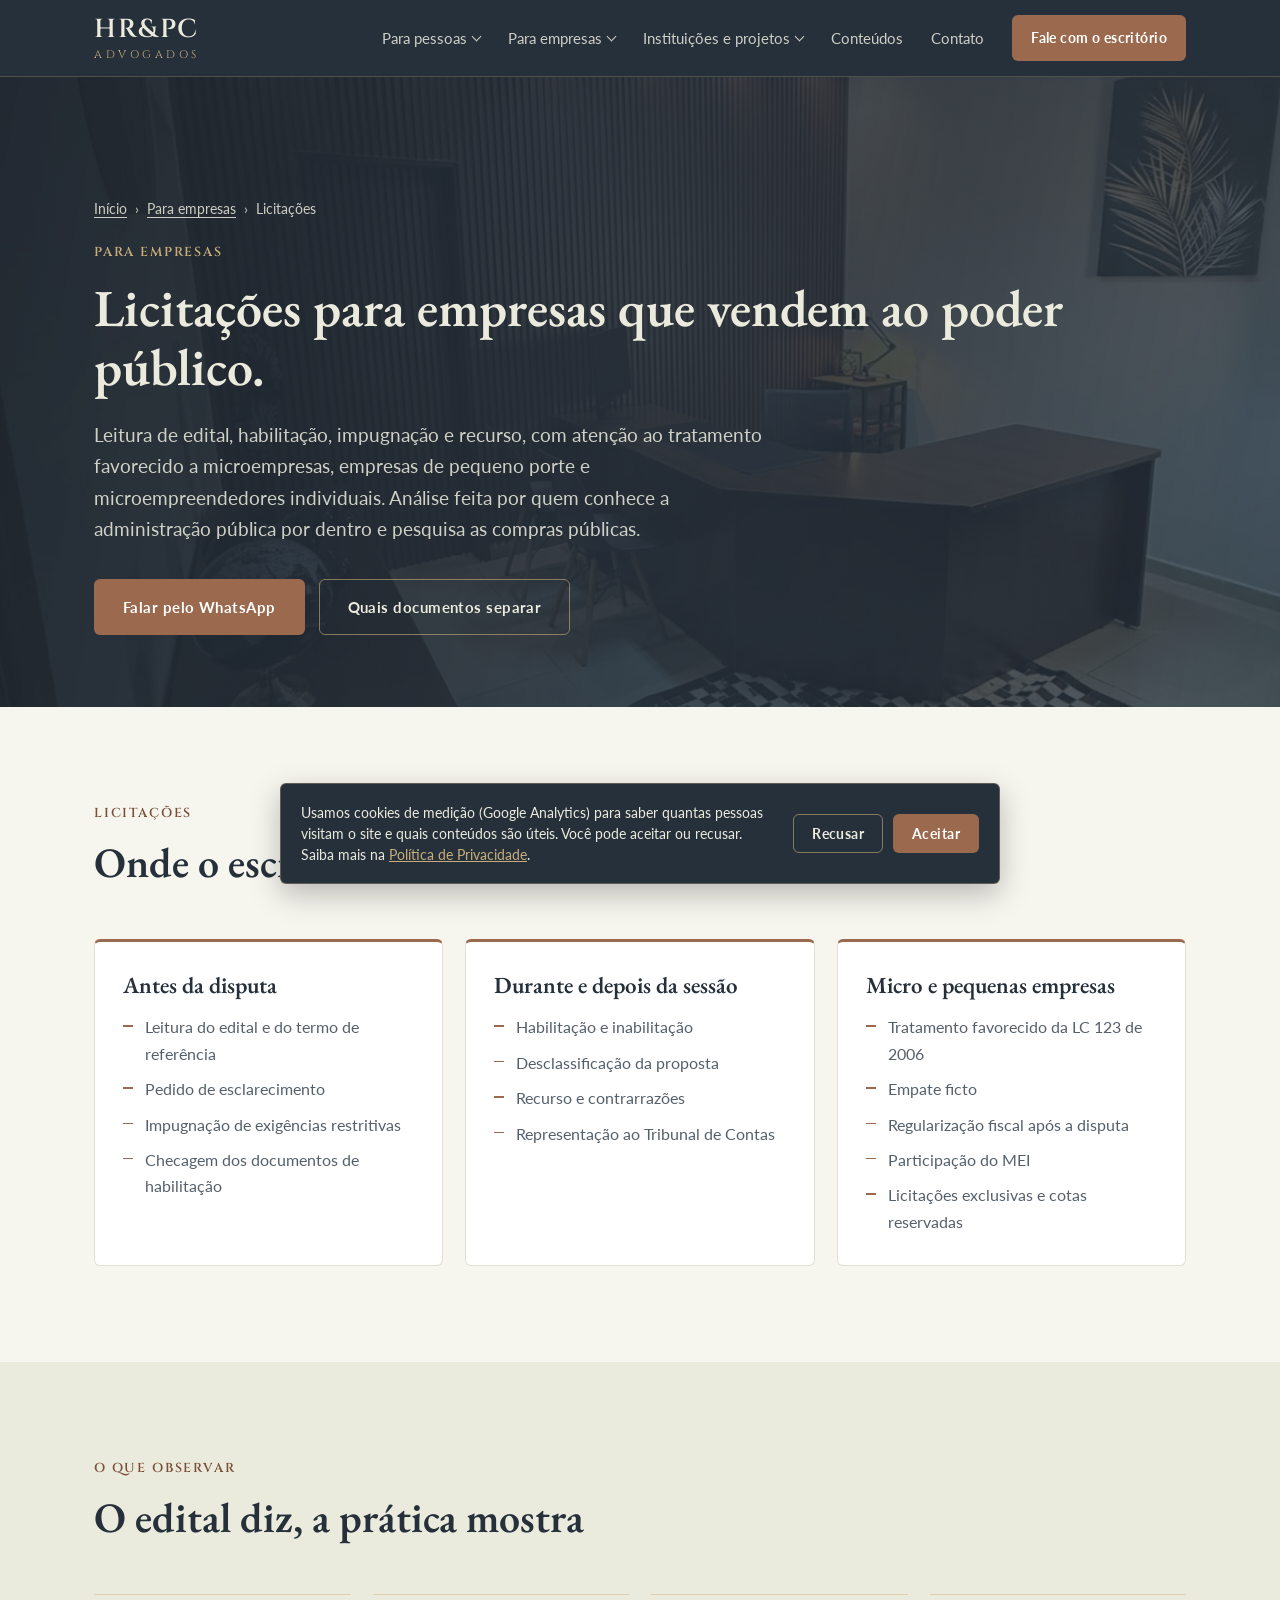
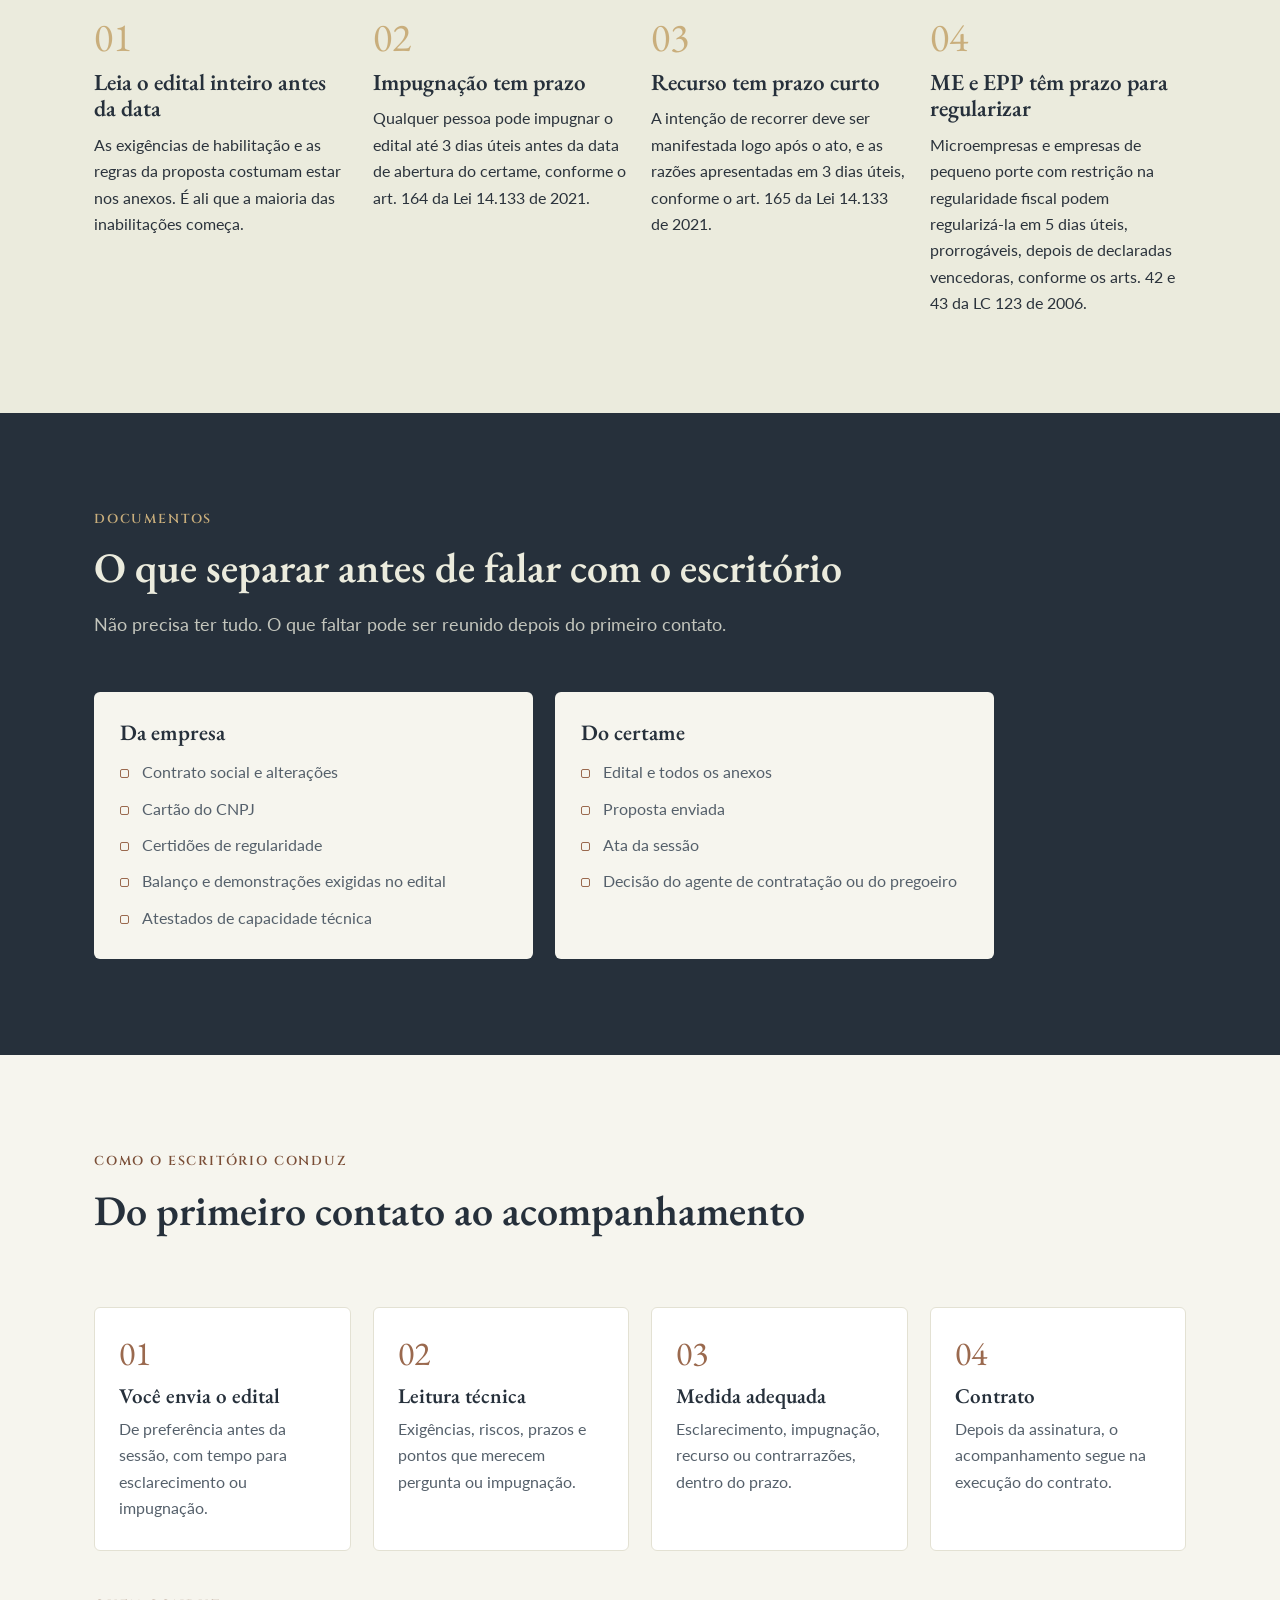
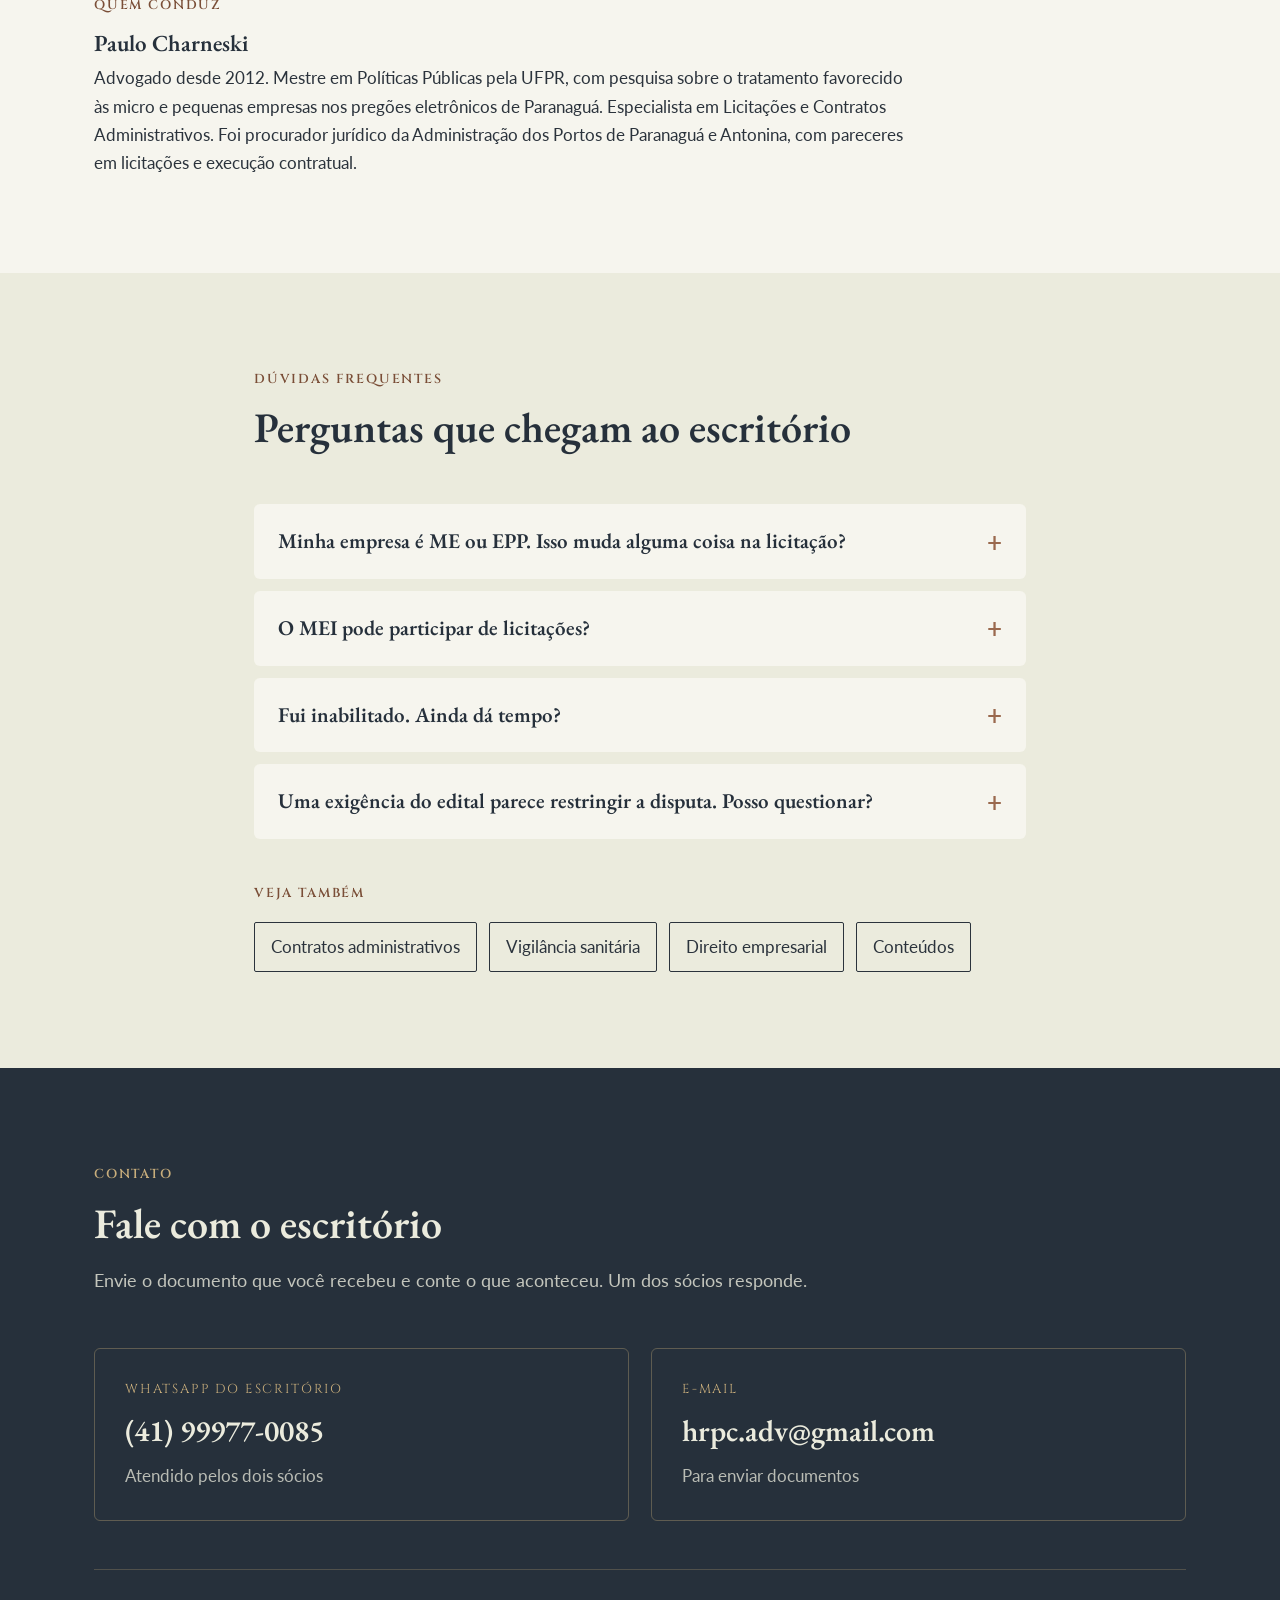
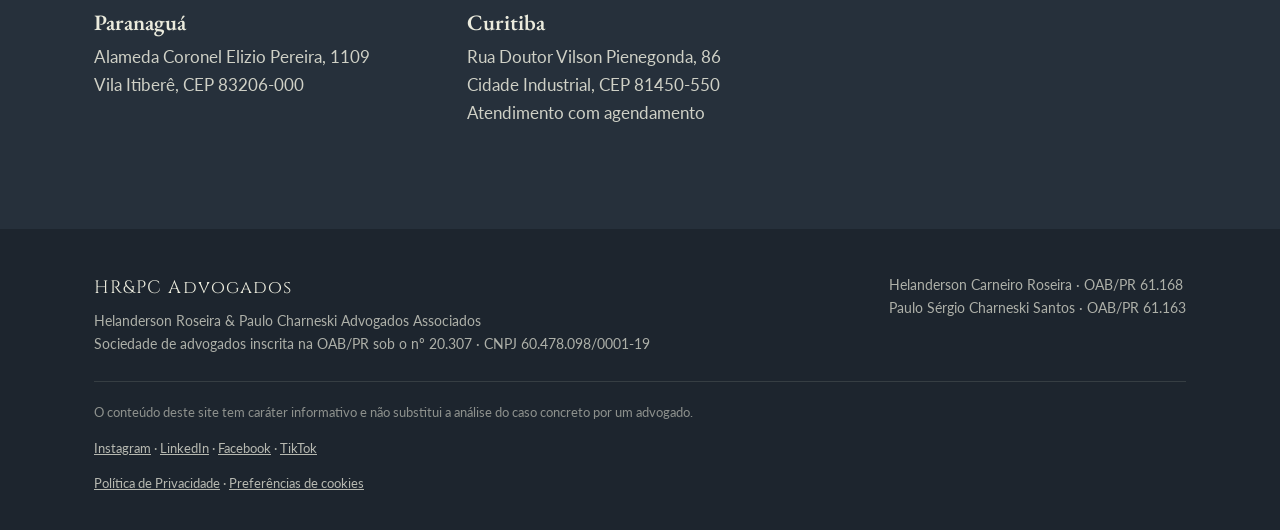
<file: licitacoes/index.html>
<!doctype html>
<html lang="pt-BR">
  <head>
    <meta charset="UTF-8" />
    <meta name="viewport" content="width=device-width, initial-scale=1.0" />
    <title>Advogado de licitações em Paranaguá e Curitiba | HR&amp;PC Advogados</title>
    <meta name="description" content="Leitura de edital, habilitação, impugnação e recurso em licitações da Lei 14.133 de 2021, com atenção ao tratamento favorecido a ME, EPP e MEI." />
    <meta name="theme-color" content="#26303B" />
    <link rel="canonical" href="https://hrpc.adv.br/licitacoes/" />
    <meta property="og:type" content="website" />
    <meta property="og:locale" content="pt_BR" />
    <meta property="og:site_name" content="HR&amp;PC Advogados" />
    <meta property="og:title" content="Advogado de licitações em Paranaguá e Curitiba | HR&amp;PC Advogados" />
    <meta property="og:description" content="Leitura de edital, habilitação, impugnação e recurso em licitações da Lei 14.133 de 2021, com atenção ao tratamento favorecido a ME, EPP e MEI." />
    <meta property="og:url" content="https://hrpc.adv.br/licitacoes/" />
    <meta property="og:image" content="https://hrpc.adv.br/img/og-hrpc.jpg" />
    <link rel="icon" href="/favicon.ico" sizes="48x48" />
    <link rel="icon" href="/img/favicon-192.png" type="image/png" sizes="192x192" />
    <link rel="apple-touch-icon" href="/img/apple-touch-icon.png" />
    <link rel="preconnect" href="https://fonts.googleapis.com" />
    <link rel="preconnect" href="https://fonts.gstatic.com" crossorigin />
    <link href="https://fonts.googleapis.com/css2?family=Cinzel:wght@500;600&family=EB+Garamond:ital,wght@0,500;0,600;1,500&family=Lato:wght@400;700&display=swap" rel="stylesheet" />
    <link rel="stylesheet" href="/CSS/style.css" />
    <style>
      .abertura-interna { padding: 120px 0 72px; }
      .abertura-interna h1 { font-size: clamp(32px, 4.4vw, 52px); }
      .trilha { font-size: 14px; margin-bottom: 22px; opacity: .85; }
      .trilha a { color: inherit; text-decoration: underline; text-underline-offset: 3px; }
      .trilha span[aria-hidden] { margin: 0 8px; }
      .autor-bloco { max-width: 820px; }
      .autor-bloco h3 { margin-bottom: 8px; }
      .relacionadas { display: flex; flex-wrap: wrap; gap: 12px; margin-top: 18px; }
      .relacionadas a { border: 1px solid currentColor; padding: 10px 16px; border-radius: 2px; text-decoration: none; }
      .cartoes-conteudo { display: grid; grid-template-columns: repeat(auto-fill, minmax(280px, 1fr)); gap: 22px; }
      .cartao-conteudo { color: inherit; text-decoration: none; background: #fff; border: 1px solid rgba(38,48,59,.12); padding: 26px; display: flex; flex-direction: column; gap: 10px; }
      .cartao-conteudo .rotulo { margin: 0; }
      .cartao-conteudo h3 { font-size: 22px; margin: 0; }
      .cartao-conteudo p { margin: 0; }
      .cartao-conteudo .ref { font-size: 14px; color: var(--texto-suave); }
      .filtros { display: flex; flex-wrap: wrap; gap: 10px; margin-bottom: 28px; }
      .filtros span { border: 1px solid rgba(38,48,59,.25); padding: 8px 14px; font-size: 14px; }
      .secao-escura .documentos-coluna h3 { color: var(--ardosia); }
      @media (min-width: 1001px) {
        .documentos.duas { grid-template-columns: repeat(2, 1fr); max-width: 900px; }
        .areas.tres { grid-template-columns: repeat(3, 1fr); }
      }
      @media (max-width: 760px) { .abertura-interna { padding: 96px 0 56px; } }
    </style>
    <script>document.documentElement.classList.add("js");</script>
    <script src="/Javascript/script.js" defer></script>
    <script src="/Javascript/analytics.js" defer></script>
    <script type="application/ld+json">
{
  "@context": "https://schema.org",
  "@graph": [
    {
      "@type": "Service",
      "name": "Assessoria jurídica em licitações",
      "serviceType": "Licitações",
      "url": "https://hrpc.adv.br/licitacoes/",
      "provider": {
        "@type": "LegalService",
        "name": "HR&PC Advogados",
        "url": "https://hrpc.adv.br/"
      },
      "areaServed": [
        "Paranaguá",
        "Curitiba",
        "Litoral do Paraná",
        "Paraná"
      ]
    },
    {
      "@type": "FAQPage",
      "mainEntity": [
        {
          "@type": "Question",
          "name": "Minha empresa é ME ou EPP. Isso muda alguma coisa na licitação?",
          "acceptedAnswer": {
            "@type": "Answer",
            "text": "Muda. A LC 123 de 2006 prevê tratamento favorecido, como o empate ficto e o prazo para regularizar a documentação fiscal. Em certas contratações, a disputa pode ser exclusiva para ME e EPP."
          }
        },
        {
          "@type": "Question",
          "name": "O MEI pode participar de licitações?",
          "acceptedAnswer": {
            "@type": "Answer",
            "text": "Pode. O MEI é modalidade de microempresa, todo benefício da LC 123 de 2006 aplicável à microempresa se estende a ele quando lhe for mais favorável, e é vedado restringir sua participação em licitações por causa da natureza jurídica (art. 18-E, §§ 2º a 4º). As exigências de habilitação devem ser lidas com atenção, porque nem todo edital é compatível com a estrutura do MEI."
          }
        },
        {
          "@type": "Question",
          "name": "Fui inabilitado. Ainda dá tempo?",
          "acceptedAnswer": {
            "@type": "Answer",
            "text": "Depende de quando a decisão foi tomada. A intenção de recorrer deve ser manifestada logo após o ato e as razões apresentadas em 3 dias úteis. Por isso, o contato deve ser imediato."
          }
        },
        {
          "@type": "Question",
          "name": "Uma exigência do edital parece restringir a disputa. Posso questionar?",
          "acceptedAnswer": {
            "@type": "Answer",
            "text": "Sim. O pedido de esclarecimento e a impugnação servem para isso e devem ser apresentados até 3 dias úteis antes da abertura."
          }
        }
      ]
    },
    {
      "@type": "BreadcrumbList",
      "itemListElement": [
        {
          "@type": "ListItem",
          "position": 1,
          "name": "Início",
          "item": "https://hrpc.adv.br/"
        },
        {
          "@type": "ListItem",
          "position": 2,
          "name": "Licitações",
          "item": "https://hrpc.adv.br/licitacoes/"
        }
      ]
    }
  ]
}
    </script>
  </head>
  <body>
    <a class="pular-conteudo" href="#conteudo">Ir para o conteúdo</a>
    <header class="topo" id="topo">
      <div class="container topo-interno">
        <a href="/" class="marca" aria-label="HR&amp;PC Advogados, voltar ao início">
          <span class="marca-sigla">HR&amp;PC</span>
          <span class="marca-sub">Advogados</span>
        </a>
        <button class="menu-botao" aria-expanded="false" aria-controls="menu-principal">
          <span class="menu-botao-linha"></span><span class="menu-botao-linha"></span><span class="menu-botao-linha"></span>
          <span class="sr-only">Abrir menu</span>
        </button>
        <nav class="menu" id="menu-principal" aria-label="Menu principal">
          <div class="menu-grupo">
            <button class="menu-grupo-botao" type="button" aria-expanded="false" aria-controls="sub-pessoas">Para pessoas</button>
            <div class="submenu" id="sub-pessoas">
              <div class="submenu-caixa">
                <a href="/#pessoas" class="submenu-rotulo">Visão geral</a>
                <a href="/negativa-plano-de-saude/">Negativa de plano de saúde</a>
                <a href="/defesa-criminal/">Defesa criminal</a>
                <a href="/consumidor-e-civel/">Consumidor e cível</a>
              </div>
            </div>
          </div>
          <div class="menu-grupo">
            <button class="menu-grupo-botao" type="button" aria-expanded="false" aria-controls="sub-empresas">Para empresas</button>
            <div class="submenu" id="sub-empresas">
              <div class="submenu-caixa">
                <a href="/#empresas" class="submenu-rotulo">Visão geral</a>
                <a href="/licitacoes/" aria-current="page">Licitações</a>
                <a href="/contratos-administrativos/">Contratos administrativos</a>
                <a href="/vigilancia-sanitaria/">Vigilância sanitária</a>
                <a href="/direito-empresarial/">Direito empresarial</a>
              </div>
            </div>
          </div>
          <div class="menu-grupo">
            <button class="menu-grupo-botao" type="button" aria-expanded="false" aria-controls="sub-instituicoes">Instituições e projetos</button>
            <div class="submenu" id="sub-instituicoes">
              <div class="submenu-caixa">
                <a href="/#terceiro-setor" class="submenu-rotulo">Visão geral</a>
                <a href="/terceiro-setor/">Terceiro setor</a>
                <a href="/captacao-de-recursos/">Captação de recursos: renúncia fiscal e editais</a>
              </div>
            </div>
          </div>
          <a href="/conteudos/">Conteúdos</a>
          <a href="#contato">Contato</a>
          <a class="botao botao-cobre botao-pequeno" href="https://wa.me/5541999770085?text=Ol%C3%A1%2C%20vim%20pela%20p%C3%A1gina%20de%20licita%C3%A7%C3%B5es%20do%20site%20do%20HR%26PC%20Advogados." target="_blank" rel="noopener">Fale com o escritório</a>
        </nav>
      </div>
    </header>
    <main id="conteudo">
      <section class="abertura abertura-interna">
        <div class="container">
          <nav class="trilha" aria-label="Você está em">
            <a href="/">Início</a><span aria-hidden="true">›</span><a href="/#empresas">Para empresas</a><span aria-hidden="true">›</span><span>Licitações</span>
          </nav>
          <p class="rotulo rotulo-claro">Para empresas</p>
          <h1>Licitações para empresas que vendem ao poder público.</h1>
          <p class="abertura-texto">Leitura de edital, habilitação, impugnação e recurso, com atenção ao tratamento favorecido a microempresas, empresas de pequeno porte e microempreendedores individuais. Análise feita por quem conhece a administração pública por dentro e pesquisa as compras públicas.</p>
          <div class="abertura-acoes">
            <a class="botao botao-cobre" href="https://wa.me/5541999770085?text=Ol%C3%A1%2C%20vim%20pela%20p%C3%A1gina%20de%20licita%C3%A7%C3%B5es%20do%20site%20do%20HR%26PC%20Advogados." target="_blank" rel="noopener">Falar pelo WhatsApp</a>
            <a class="botao botao-contorno" href="#documentos">Quais documentos separar</a>
          </div>
        </div>
      </section>
      <section class="secao" id="situacoes">
        <div class="container">
          <div class="secao-cabecalho">
            <p class="rotulo">Licitações</p>
            <h2>Onde o escritório atua</h2>
          </div>
          <div class="areas tres">
            <article class="area revelar">
              <h3>Antes da disputa</h3>
              <ul class="lista-acoes"><li>Leitura do edital e do termo de referência</li><li>Pedido de esclarecimento</li><li>Impugnação de exigências restritivas</li><li>Checagem dos documentos de habilitação</li></ul>
            </article>
            <article class="area revelar">
              <h3>Durante e depois da sessão</h3>
              <ul class="lista-acoes"><li>Habilitação e inabilitação</li><li>Desclassificação da proposta</li><li>Recurso e contrarrazões</li><li>Representação ao Tribunal de Contas</li></ul>
            </article>
            <article class="area revelar">
              <h3>Micro e pequenas empresas</h3>
              <ul class="lista-acoes"><li>Tratamento favorecido da LC 123 de 2006</li><li>Empate ficto</li><li>Regularização fiscal após a disputa</li><li>Participação do MEI</li><li>Licitações exclusivas e cotas reservadas</li></ul>
            </article>
          </div>
        </div>
      </section>
      <section class="secao secao-linho" id="observar">
        <div class="container">
          <div class="secao-cabecalho">
            <p class="rotulo">O que observar</p>
            <h2>O edital diz, a prática mostra</h2>
          </div>
          <ol class="jornada">
            <li class="etapa revelar">
              <span class="etapa-numero">01</span>
              <h3>Leia o edital inteiro antes da data</h3>
              <p>As exigências de habilitação e as regras da proposta costumam estar nos anexos. É ali que a maioria das inabilitações começa.</p>
            </li>
            <li class="etapa revelar">
              <span class="etapa-numero">02</span>
              <h3>Impugnação tem prazo</h3>
              <p>Qualquer pessoa pode impugnar o edital até 3 dias úteis antes da data de abertura do certame, conforme o art. 164 da Lei 14.133 de 2021.</p>
            </li>
            <li class="etapa revelar">
              <span class="etapa-numero">03</span>
              <h3>Recurso tem prazo curto</h3>
              <p>A intenção de recorrer deve ser manifestada logo após o ato, e as razões apresentadas em 3 dias úteis, conforme o art. 165 da Lei 14.133 de 2021.</p>
            </li>
            <li class="etapa revelar">
              <span class="etapa-numero">04</span>
              <h3>ME e EPP têm prazo para regularizar</h3>
              <p>Microempresas e empresas de pequeno porte com restrição na regularidade fiscal podem regularizá-la em 5 dias úteis, prorrogáveis, depois de declaradas vencedoras, conforme os arts. 42 e 43 da LC 123 de 2006.</p>
            </li>
          </ol>
        </div>
      </section>
      <section class="secao secao-escura" id="documentos">
        <div class="container">
          <div class="secao-cabecalho">
            <p class="rotulo rotulo-claro">Documentos</p>
            <h2>O que separar antes de falar com o escritório</h2>
            <p class="secao-intro">Não precisa ter tudo. O que faltar pode ser reunido depois do primeiro contato.</p>
          </div>
          <div class="documentos duas">
            <div class="documentos-coluna revelar">
              <h3>Da empresa</h3>
              <ul><li>Contrato social e alterações</li><li>Cartão do CNPJ</li><li>Certidões de regularidade</li><li>Balanço e demonstrações exigidas no edital</li><li>Atestados de capacidade técnica</li></ul>
            </div>
            <div class="documentos-coluna revelar">
              <h3>Do certame</h3>
              <ul><li>Edital e todos os anexos</li><li>Proposta enviada</li><li>Ata da sessão</li><li>Decisão do agente de contratação ou do pregoeiro</li></ul>
            </div>
          </div>
        </div>
      </section>
      <section class="secao" id="como">
        <div class="container">
          <div class="secao-cabecalho">
            <p class="rotulo">Como o escritório conduz</p>
            <h2>Do primeiro contato ao acompanhamento</h2>
          </div>
          <ol class="passos">
            <li class="passo revelar">
              <h3>Você envia o edital</h3>
              <p>De preferência antes da sessão, com tempo para esclarecimento ou impugnação.</p>
            </li>
            <li class="passo revelar">
              <h3>Leitura técnica</h3>
              <p>Exigências, riscos, prazos e pontos que merecem pergunta ou impugnação.</p>
            </li>
            <li class="passo revelar">
              <h3>Medida adequada</h3>
              <p>Esclarecimento, impugnação, recurso ou contrarrazões, dentro do prazo.</p>
            </li>
            <li class="passo revelar">
              <h3>Contrato</h3>
              <p>Depois da assinatura, o acompanhamento segue na execução do contrato.</p>
            </li>
          </ol>
          <div class="autor-bloco secao-acao revelar">
            <p class="rotulo">Quem conduz</p>
            <h3>Paulo Charneski</h3>
            <p>Advogado desde 2012. Mestre em Políticas Públicas pela UFPR, com pesquisa sobre o tratamento favorecido às micro e pequenas empresas nos pregões eletrônicos de Paranaguá. Especialista em Licitações e Contratos Administrativos. Foi procurador jurídico da Administração dos Portos de Paranaguá e Antonina, com pareceres em licitações e execução contratual.</p>
          </div>
        </div>
      </section>
      <section class="secao secao-linho" id="duvidas">
        <div class="container container-estreito">
          <div class="secao-cabecalho">
            <p class="rotulo">Dúvidas frequentes</p>
            <h2>Perguntas que chegam ao escritório</h2>
          </div>
          <div class="perguntas">
            <details>
              <summary>Minha empresa é ME ou EPP. Isso muda alguma coisa na licitação?</summary>
              <p>Muda. A LC 123 de 2006 prevê tratamento favorecido, como o empate ficto e o prazo para regularizar a documentação fiscal. Em certas contratações, a disputa pode ser exclusiva para ME e EPP.</p>
            </details>
            <details>
              <summary>O MEI pode participar de licitações?</summary>
              <p>Pode. O MEI é modalidade de microempresa, todo benefício da LC 123 de 2006 aplicável à microempresa se estende a ele quando lhe for mais favorável, e é vedado restringir sua participação em licitações por causa da natureza jurídica (art. 18-E, §§ 2º a 4º). As exigências de habilitação devem ser lidas com atenção, porque nem todo edital é compatível com a estrutura do MEI.</p>
            </details>
            <details>
              <summary>Fui inabilitado. Ainda dá tempo?</summary>
              <p>Depende de quando a decisão foi tomada. A intenção de recorrer deve ser manifestada logo após o ato e as razões apresentadas em 3 dias úteis. Por isso, o contato deve ser imediato.</p>
            </details>
            <details>
              <summary>Uma exigência do edital parece restringir a disputa. Posso questionar?</summary>
              <p>Sim. O pedido de esclarecimento e a impugnação servem para isso e devem ser apresentados até 3 dias úteis antes da abertura.</p>
            </details>
          </div>
          <div class="secao-acao">
            <p class="rotulo">Veja também</p>
            <div class="relacionadas"><a href="/contratos-administrativos/">Contratos administrativos</a><a href="/vigilancia-sanitaria/">Vigilância sanitária</a><a href="/direito-empresarial/">Direito empresarial</a><a href="/conteudos/">Conteúdos</a></div>
          </div>
        </div>
      </section>
      <section class="secao secao-escura" id="contato">
        <div class="container">
          <div class="secao-cabecalho">
            <p class="rotulo rotulo-claro">Contato</p>
            <h2>Fale com o escritório</h2>
            <p class="secao-intro">Envie o documento que você recebeu e conte o que aconteceu. Um dos sócios responde.</p>
          </div>
          <div class="contato-principal">
            <a class="contato-destaque" href="https://wa.me/5541999770085?text=Ol%C3%A1%2C%20vim%20pela%20p%C3%A1gina%20de%20licita%C3%A7%C3%B5es%20do%20site%20do%20HR%26PC%20Advogados." target="_blank" rel="noopener">
              <span class="contato-rotulo">WhatsApp do escritório</span>
              <span class="contato-nome">(41) 99977-0085</span>
              <span class="contato-dado">Atendido pelos dois sócios</span>
            </a>
            <a class="contato-destaque" href="mailto:hrpc.adv@gmail.com">
              <span class="contato-rotulo">E-mail</span>
              <span class="contato-nome">hrpc.adv@gmail.com</span>
              <span class="contato-dado">Para enviar documentos</span>
            </a>
          </div>
          <div class="enderecos">
            <div class="endereco">
              <h3>Paranaguá</h3>
              <p>Alameda Coronel Elizio Pereira, 1109<br />Vila Itiberê, CEP 83206-000</p>
            </div>
            <div class="endereco">
              <h3>Curitiba</h3>
              <p>Rua Doutor Vilson Pienegonda, 86<br />Cidade Industrial, CEP 81450-550<br />Atendimento com agendamento</p>
            </div>
          </div>
        </div>
      </section>
    </main>
    <footer class="rodape">
      <div class="container rodape-interno">
        <div>
          <p class="rodape-marca">HR&amp;PC Advogados</p>
          <p>Helanderson Roseira &amp; Paulo Charneski Advogados Associados</p>
          <p>Sociedade de advogados inscrita na OAB/PR sob o nº 20.307 · CNPJ 60.478.098/0001-19</p>
        </div>
        <div>
          <p>Helanderson Carneiro Roseira · OAB/PR 61.168</p>
          <p>Paulo Sérgio Charneski Santos · OAB/PR 61.163</p>
        </div>
      </div>
      <div class="container">
        <p class="rodape-aviso">O conteúdo deste site tem caráter informativo e não substitui a análise do caso concreto por um advogado.</p>
        <p class="rodape-links">
          <a href="https://www.instagram.com/hrpc.advogados/" target="_blank" rel="noopener">Instagram</a> ·
          <a href="https://www.linkedin.com/company/hrpc-advogados/" target="_blank" rel="noopener">LinkedIn</a> ·
          <a href="https://www.facebook.com/profile.php?id=61590690650148" target="_blank" rel="noopener">Facebook</a> ·
          <a href="https://www.tiktok.com/@hrpc.advogados" target="_blank" rel="noopener">TikTok</a>
        </p>
        <p class="rodape-links">
          <a href="/politica-de-privacidade.html">Política de Privacidade</a> ·
          <button type="button" data-preferencias-cookies>Preferências de cookies</button>
        </p>
      </div>
    </footer>
    <a class="whatsapp-flutuante" href="https://wa.me/5541999770085?text=Ol%C3%A1%2C%20vim%20pela%20p%C3%A1gina%20de%20licita%C3%A7%C3%B5es%20do%20site%20do%20HR%26PC%20Advogados." target="_blank" rel="noopener" aria-label="Fale com o escritório pelo WhatsApp"><svg viewBox="0 0 24 24" aria-hidden="true"><path d="M.057 24l1.687-6.163c-1.041-1.804-1.588-3.849-1.587-5.946C.06 5.348 5.397.01 12.008.01c3.202.001 6.212 1.246 8.477 3.513 2.266 2.268 3.507 5.28 3.505 8.484-.004 6.657-5.34 11.997-11.953 11.997-2.005-.001-3.973-.502-5.713-1.457L0 24zm6.59-4.846c1.6.95 3.188 1.449 4.825 1.451 5.436 0 9.86-4.37 9.864-9.799.002-2.63-1.023-5.101-2.885-6.966C16.528 1.975 14.063.953 11.453.953c-5.438 0-9.863 4.371-9.867 9.801-.001 1.73.453 3.421 1.314 4.916l-.999 3.648 3.889-1.019z"/></svg></a>
  </body>
</html>
</file>
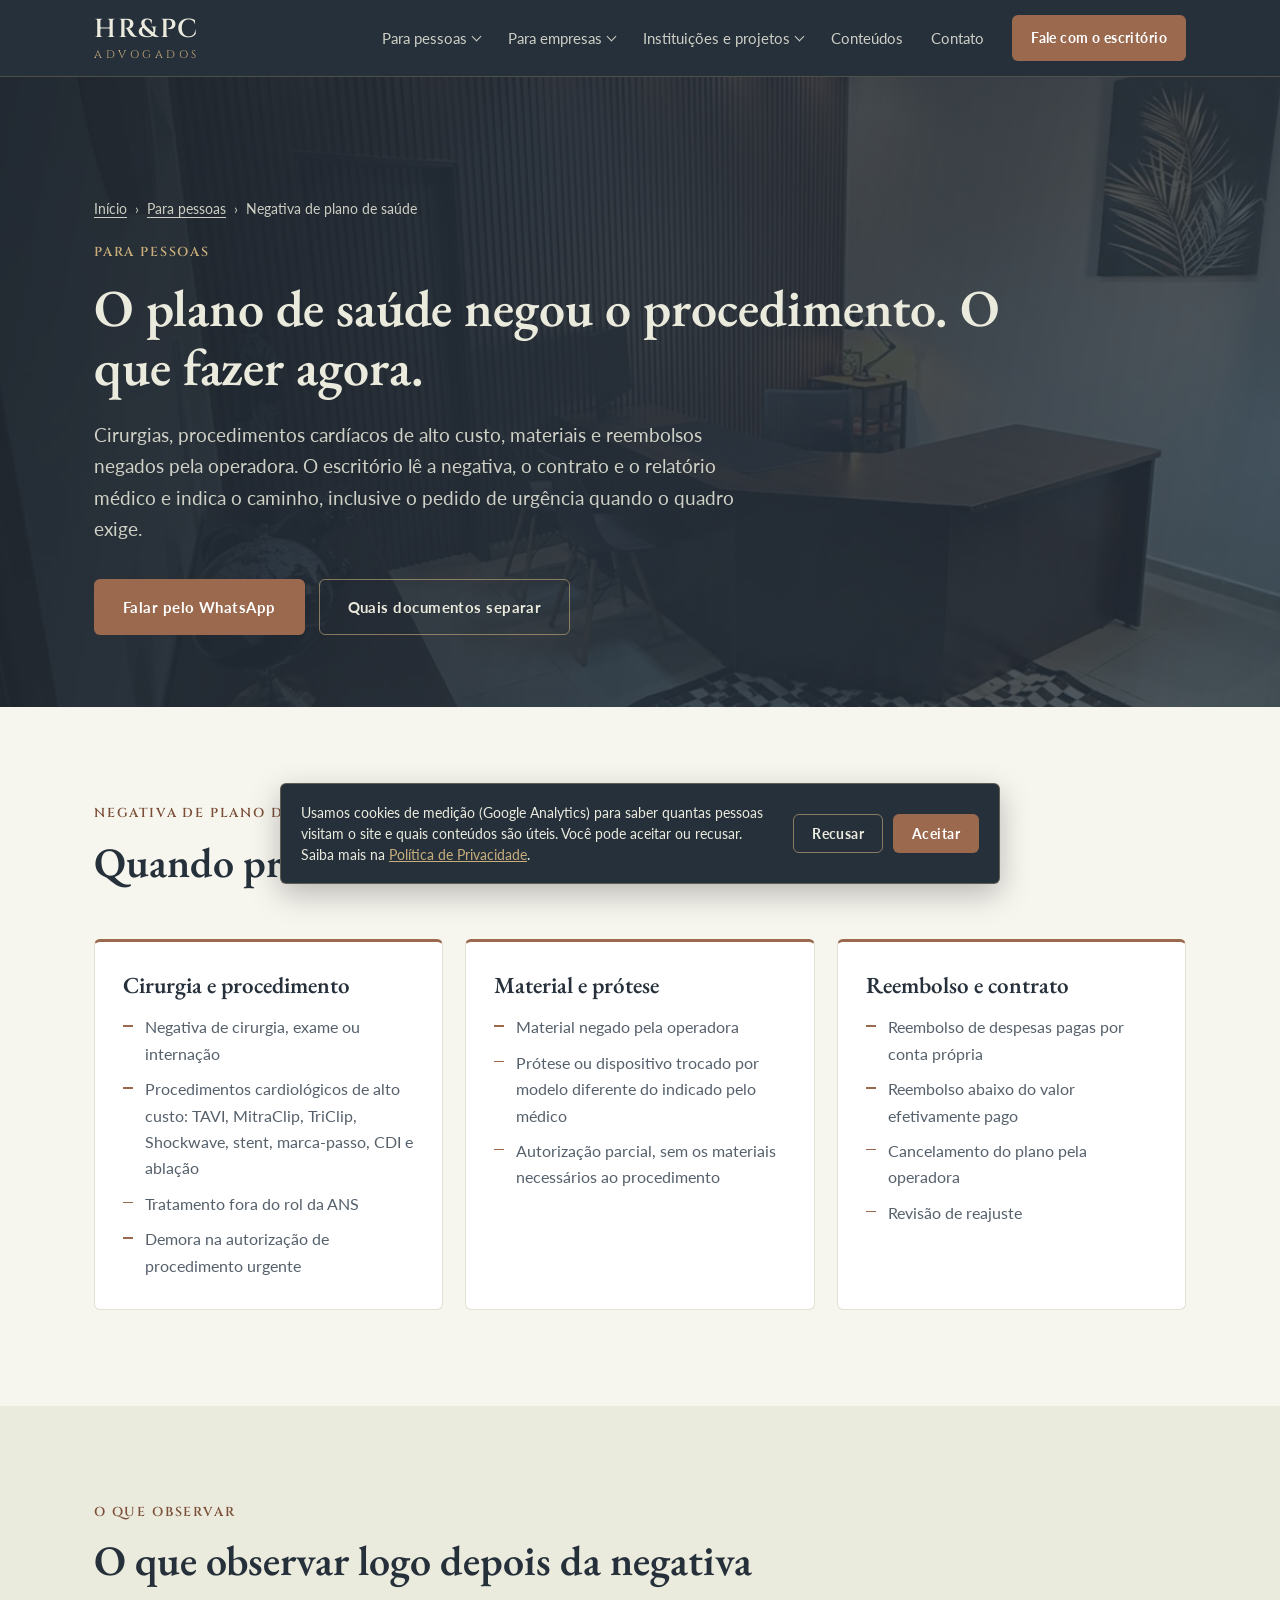
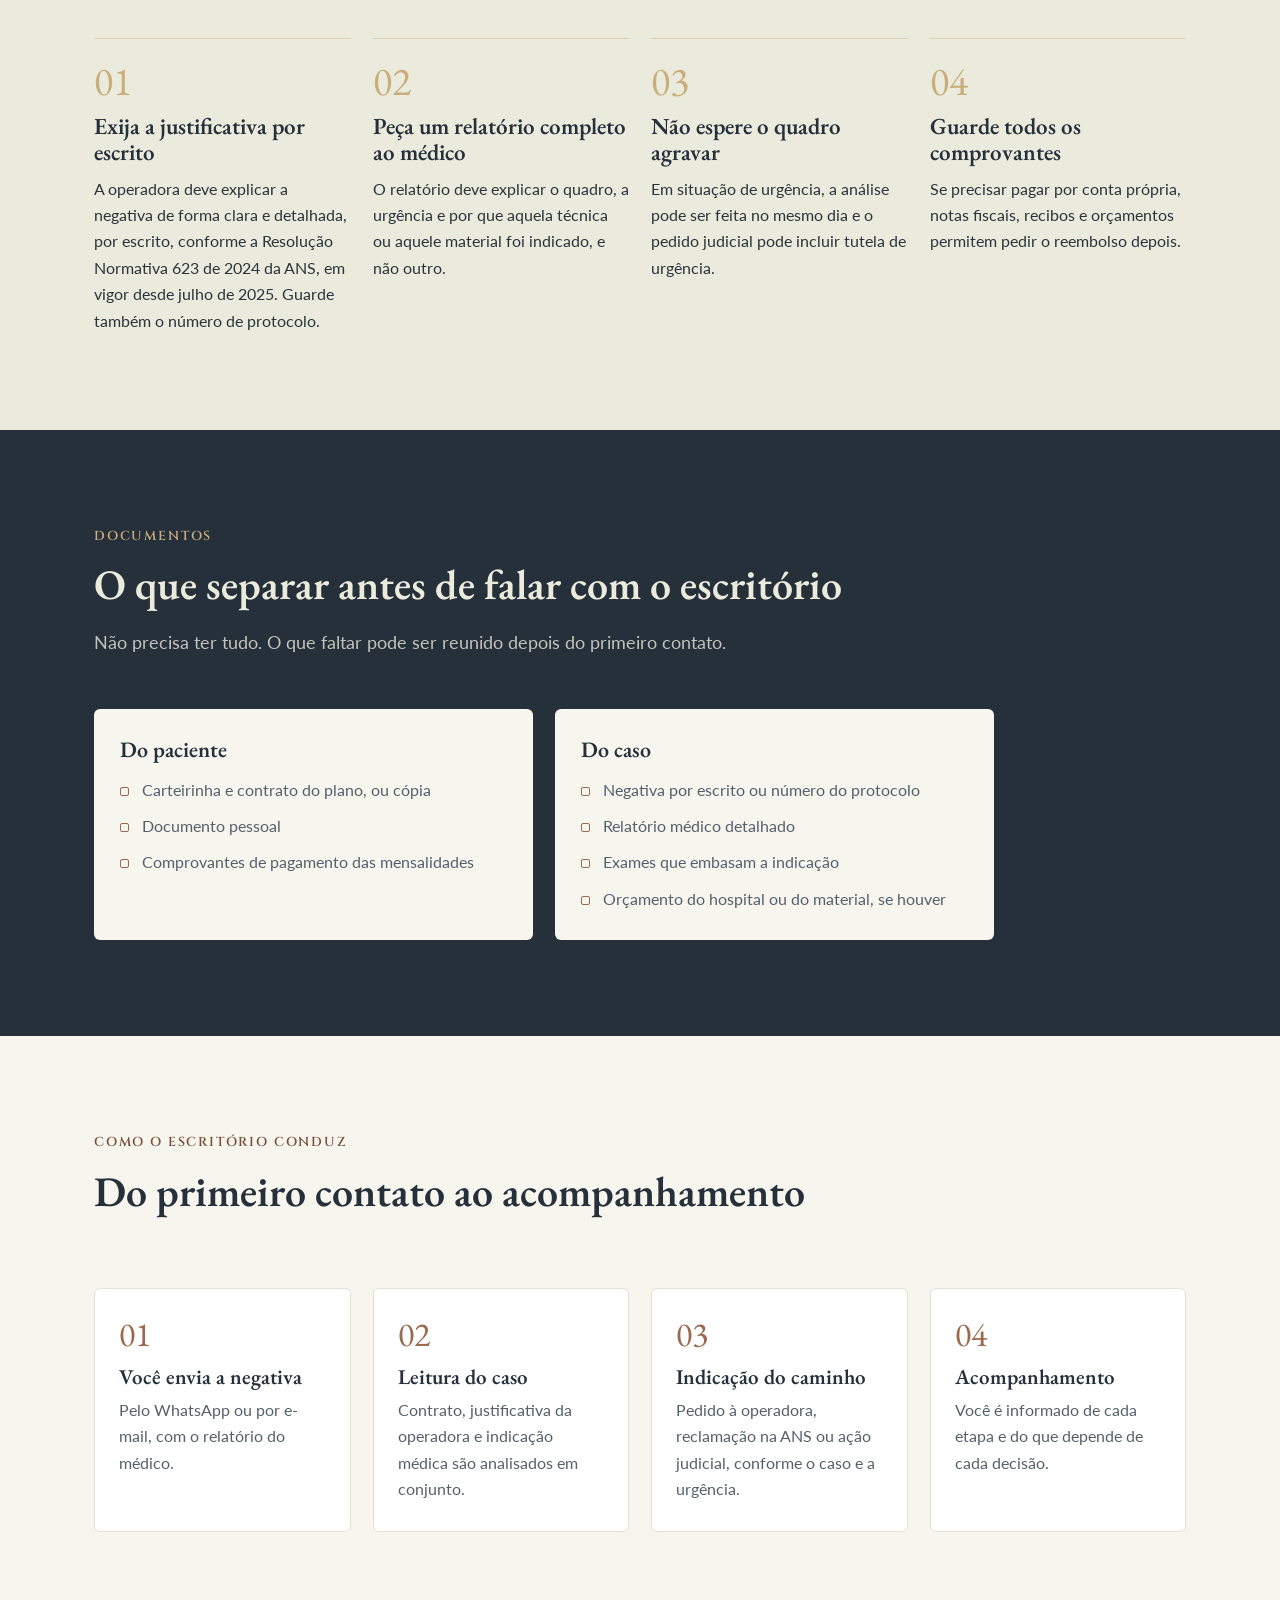
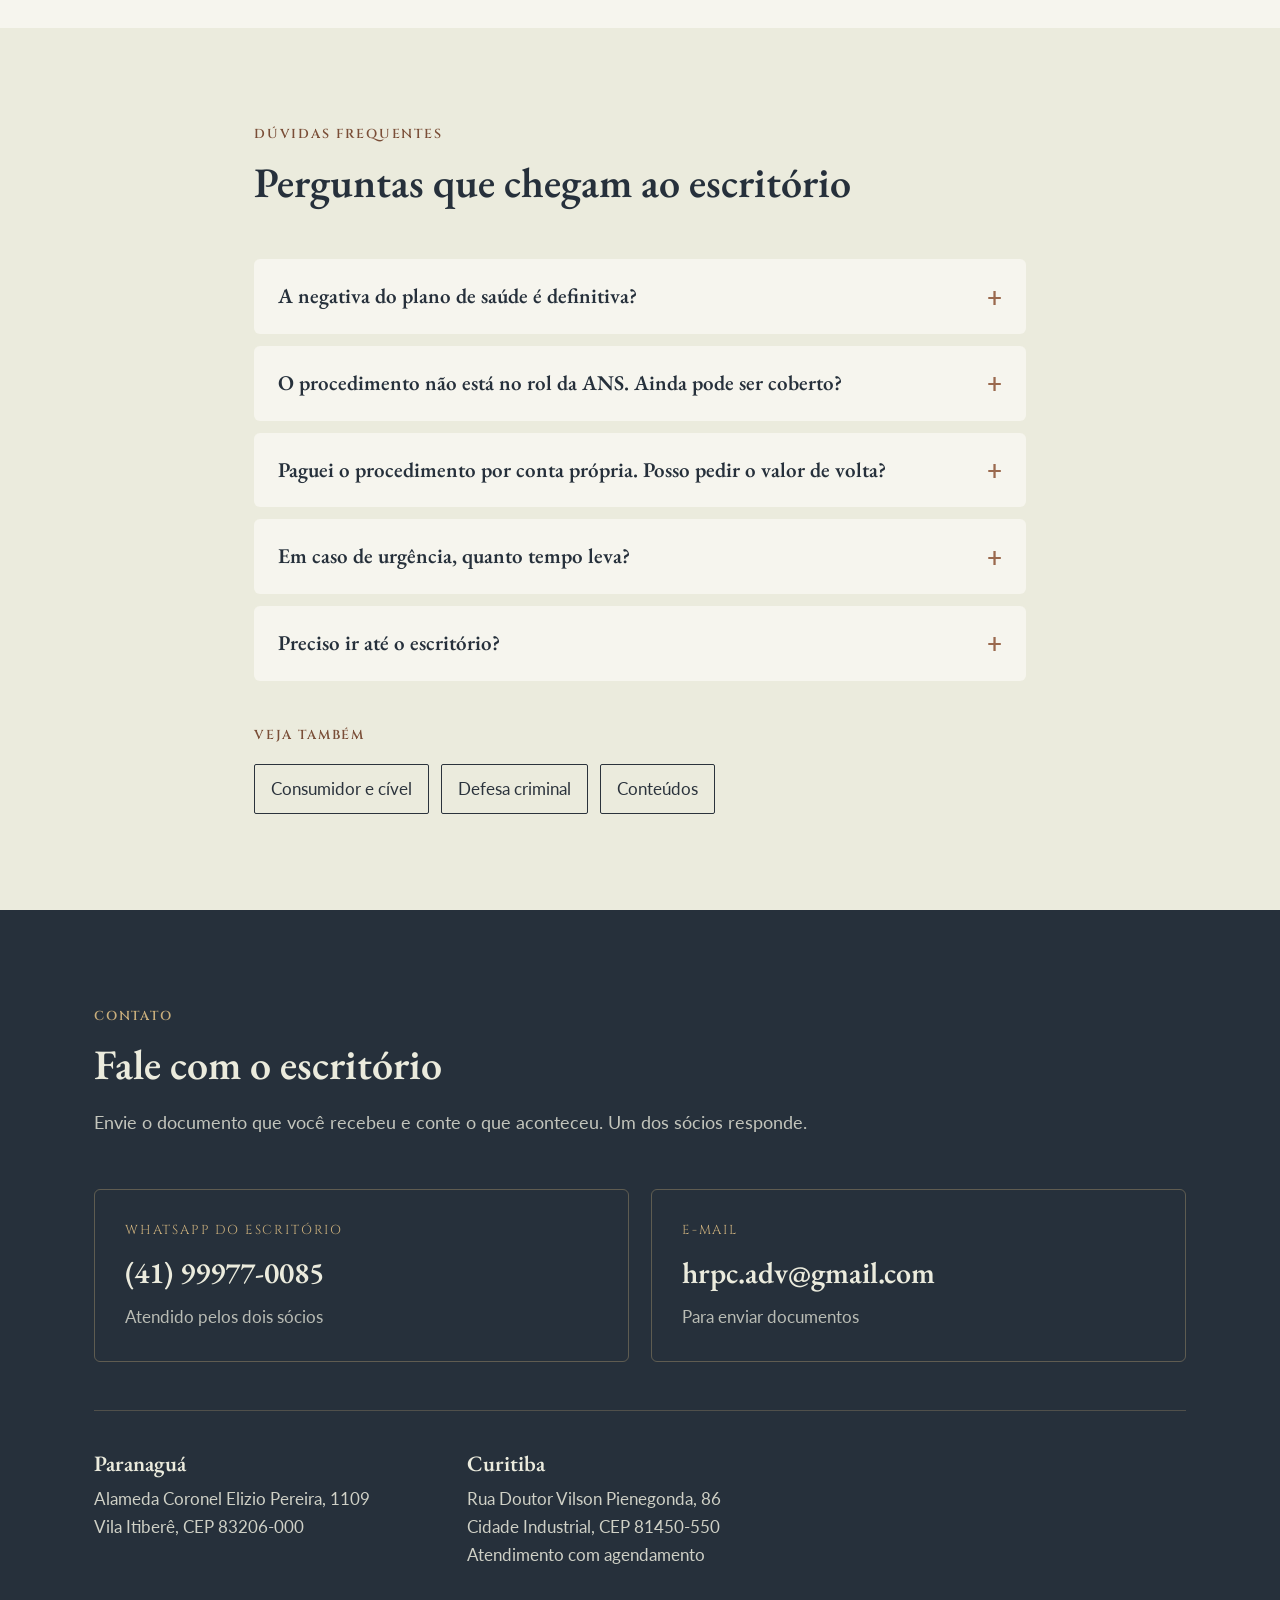
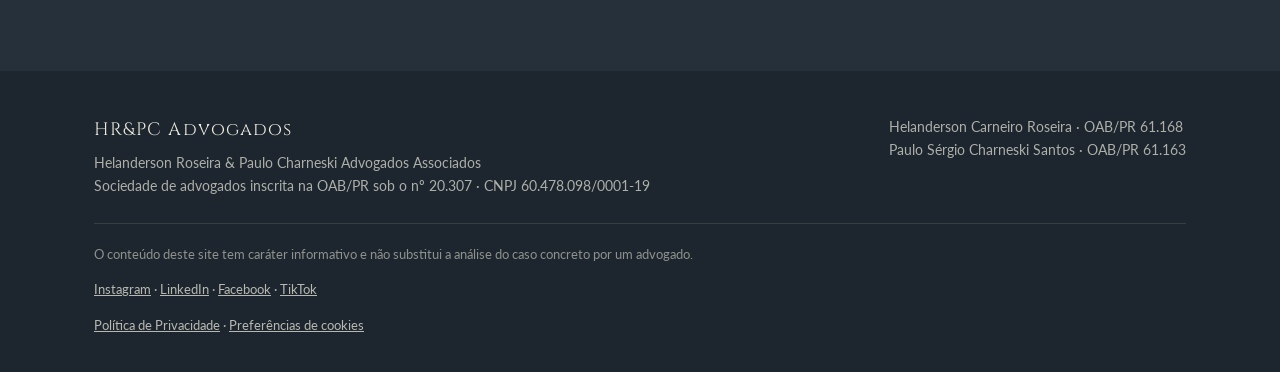
<file: negativa-plano-de-saude/index.html>
<!doctype html>
<html lang="pt-BR">
  <head>
    <meta charset="UTF-8" />
    <meta name="viewport" content="width=device-width, initial-scale=1.0" />
    <title>Negativa de plano de saúde em Paranaguá e Curitiba | HR&amp;PC Advogados</title>
    <meta name="description" content="O plano de saúde negou cirurgia, procedimento cardíaco, material ou reembolso? Veja o que observar, quais documentos reunir e como o HR&amp;PC Advogados conduz o caso." />
    <meta name="theme-color" content="#26303B" />
    <link rel="canonical" href="https://hrpc.adv.br/negativa-plano-de-saude/" />
    <meta property="og:type" content="website" />
    <meta property="og:locale" content="pt_BR" />
    <meta property="og:site_name" content="HR&amp;PC Advogados" />
    <meta property="og:title" content="Negativa de plano de saúde em Paranaguá e Curitiba | HR&amp;PC Advogados" />
    <meta property="og:description" content="O plano de saúde negou cirurgia, procedimento cardíaco, material ou reembolso? Veja o que observar, quais documentos reunir e como o HR&amp;PC Advogados conduz o caso." />
    <meta property="og:url" content="https://hrpc.adv.br/negativa-plano-de-saude/" />
    <meta property="og:image" content="https://hrpc.adv.br/img/og-hrpc.jpg" />
    <link rel="icon" href="/favicon.ico" sizes="48x48" />
    <link rel="icon" href="/img/favicon-192.png" type="image/png" sizes="192x192" />
    <link rel="apple-touch-icon" href="/img/apple-touch-icon.png" />
    <link rel="preconnect" href="https://fonts.googleapis.com" />
    <link rel="preconnect" href="https://fonts.gstatic.com" crossorigin />
    <link href="https://fonts.googleapis.com/css2?family=Cinzel:wght@500;600&family=EB+Garamond:ital,wght@0,500;0,600;1,500&family=Lato:wght@400;700&display=swap" rel="stylesheet" />
    <link rel="stylesheet" href="/CSS/style.css" />
    <style>
      .abertura-interna { padding: 120px 0 72px; }
      .abertura-interna h1 { font-size: clamp(32px, 4.4vw, 52px); }
      .trilha { font-size: 14px; margin-bottom: 22px; opacity: .85; }
      .trilha a { color: inherit; text-decoration: underline; text-underline-offset: 3px; }
      .trilha span[aria-hidden] { margin: 0 8px; }
      .autor-bloco { max-width: 820px; }
      .autor-bloco h3 { margin-bottom: 8px; }
      .relacionadas { display: flex; flex-wrap: wrap; gap: 12px; margin-top: 18px; }
      .relacionadas a { border: 1px solid currentColor; padding: 10px 16px; border-radius: 2px; text-decoration: none; }
      .cartoes-conteudo { display: grid; grid-template-columns: repeat(auto-fill, minmax(280px, 1fr)); gap: 22px; }
      .cartao-conteudo { color: inherit; text-decoration: none; background: #fff; border: 1px solid rgba(38,48,59,.12); padding: 26px; display: flex; flex-direction: column; gap: 10px; }
      .cartao-conteudo .rotulo { margin: 0; }
      .cartao-conteudo h3 { font-size: 22px; margin: 0; }
      .cartao-conteudo p { margin: 0; }
      .cartao-conteudo .ref { font-size: 14px; color: var(--texto-suave); }
      .filtros { display: flex; flex-wrap: wrap; gap: 10px; margin-bottom: 28px; }
      .filtros span { border: 1px solid rgba(38,48,59,.25); padding: 8px 14px; font-size: 14px; }
      .secao-escura .documentos-coluna h3 { color: var(--ardosia); }
      @media (min-width: 1001px) {
        .documentos.duas { grid-template-columns: repeat(2, 1fr); max-width: 900px; }
        .areas.tres { grid-template-columns: repeat(3, 1fr); }
      }
      @media (max-width: 760px) { .abertura-interna { padding: 96px 0 56px; } }
    </style>
    <script>document.documentElement.classList.add("js");</script>
    <script src="/Javascript/script.js" defer></script>
    <script src="/Javascript/analytics.js" defer></script>
    <script type="application/ld+json">
{
  "@context": "https://schema.org",
  "@graph": [
    {
      "@type": "Service",
      "name": "Ações contra negativa de cobertura de plano de saúde",
      "serviceType": "Negativa de plano de saúde",
      "url": "https://hrpc.adv.br/negativa-plano-de-saude/",
      "provider": {
        "@type": "LegalService",
        "name": "HR&PC Advogados",
        "url": "https://hrpc.adv.br/"
      },
      "areaServed": [
        "Paranaguá",
        "Curitiba",
        "Litoral do Paraná",
        "Paraná"
      ]
    },
    {
      "@type": "FAQPage",
      "mainEntity": [
        {
          "@type": "Question",
          "name": "A negativa do plano de saúde é definitiva?",
          "acceptedAnswer": {
            "@type": "Answer",
            "text": "Nem sempre. A negativa é uma etapa, não necessariamente o fim. Com a negativa por escrito e o relatório do médico, é possível avaliar se ela pode ser questionada, inclusive judicialmente."
          }
        },
        {
          "@type": "Question",
          "name": "O procedimento não está no rol da ANS. Ainda pode ser coberto?",
          "acceptedAnswer": {
            "@type": "Answer",
            "text": "Pode. Ao julgar a ADI 7265, em setembro de 2025, o STF fixou critérios cumulativos para a cobertura fora do rol: prescrição do médico assistente, ausência de negativa expressa da ANS ou de análise pendente de inclusão, falta de alternativa adequada no rol, comprovação científica de eficácia e segurança e registro na Anvisa. Cada caso depende da indicação médica e da evidência disponível."
          }
        },
        {
          "@type": "Question",
          "name": "Paguei o procedimento por conta própria. Posso pedir o valor de volta?",
          "acceptedAnswer": {
            "@type": "Answer",
            "text": "Pode ser possível, conforme o caso. Guarde notas fiscais, recibos e a negativa da operadora, porque são esses documentos que sustentam o pedido de reembolso."
          }
        },
        {
          "@type": "Question",
          "name": "Em caso de urgência, quanto tempo leva?",
          "acceptedAnswer": {
            "@type": "Answer",
            "text": "O pedido com tutela de urgência pode ser apresentado assim que os documentos estiverem reunidos. O tempo da decisão depende do juízo e não pode ser garantido de antemão."
          }
        },
        {
          "@type": "Question",
          "name": "Preciso ir até o escritório?",
          "acceptedAnswer": {
            "@type": "Answer",
            "text": "Não. O atendimento pode ser feito pelo WhatsApp, por e-mail e por videochamada. Quem preferir pode ser atendido em Paranaguá ou em Curitiba."
          }
        }
      ]
    },
    {
      "@type": "BreadcrumbList",
      "itemListElement": [
        {
          "@type": "ListItem",
          "position": 1,
          "name": "Início",
          "item": "https://hrpc.adv.br/"
        },
        {
          "@type": "ListItem",
          "position": 2,
          "name": "Negativa de plano de saúde",
          "item": "https://hrpc.adv.br/negativa-plano-de-saude/"
        }
      ]
    }
  ]
}
    </script>
  </head>
  <body>
    <a class="pular-conteudo" href="#conteudo">Ir para o conteúdo</a>
    <header class="topo" id="topo">
      <div class="container topo-interno">
        <a href="/" class="marca" aria-label="HR&amp;PC Advogados, voltar ao início">
          <span class="marca-sigla">HR&amp;PC</span>
          <span class="marca-sub">Advogados</span>
        </a>
        <button class="menu-botao" aria-expanded="false" aria-controls="menu-principal">
          <span class="menu-botao-linha"></span><span class="menu-botao-linha"></span><span class="menu-botao-linha"></span>
          <span class="sr-only">Abrir menu</span>
        </button>
        <nav class="menu" id="menu-principal" aria-label="Menu principal">
          <div class="menu-grupo">
            <button class="menu-grupo-botao" type="button" aria-expanded="false" aria-controls="sub-pessoas">Para pessoas</button>
            <div class="submenu" id="sub-pessoas">
              <div class="submenu-caixa">
                <a href="/#pessoas" class="submenu-rotulo">Visão geral</a>
                <a href="/negativa-plano-de-saude/" aria-current="page">Negativa de plano de saúde</a>
                <a href="/defesa-criminal/">Defesa criminal</a>
                <a href="/consumidor-e-civel/">Consumidor e cível</a>
              </div>
            </div>
          </div>
          <div class="menu-grupo">
            <button class="menu-grupo-botao" type="button" aria-expanded="false" aria-controls="sub-empresas">Para empresas</button>
            <div class="submenu" id="sub-empresas">
              <div class="submenu-caixa">
                <a href="/#empresas" class="submenu-rotulo">Visão geral</a>
                <a href="/licitacoes/">Licitações</a>
                <a href="/contratos-administrativos/">Contratos administrativos</a>
                <a href="/vigilancia-sanitaria/">Vigilância sanitária</a>
                <a href="/direito-empresarial/">Direito empresarial</a>
              </div>
            </div>
          </div>
          <div class="menu-grupo">
            <button class="menu-grupo-botao" type="button" aria-expanded="false" aria-controls="sub-instituicoes">Instituições e projetos</button>
            <div class="submenu" id="sub-instituicoes">
              <div class="submenu-caixa">
                <a href="/#terceiro-setor" class="submenu-rotulo">Visão geral</a>
                <a href="/terceiro-setor/">Terceiro setor</a>
                <a href="/captacao-de-recursos/">Captação de recursos: renúncia fiscal e editais</a>
              </div>
            </div>
          </div>
          <a href="/conteudos/">Conteúdos</a>
          <a href="#contato">Contato</a>
          <a class="botao botao-cobre botao-pequeno" href="https://wa.me/5541999770085?text=Ol%C3%A1%2C%20vim%20pela%20p%C3%A1gina%20de%20negativa%20de%20plano%20de%20sa%C3%BAde%20do%20site%20do%20HR%26PC%20Advogados." target="_blank" rel="noopener">Fale com o escritório</a>
        </nav>
      </div>
    </header>
    <main id="conteudo">
      <section class="abertura abertura-interna">
        <div class="container">
          <nav class="trilha" aria-label="Você está em">
            <a href="/">Início</a><span aria-hidden="true">›</span><a href="/#pessoas">Para pessoas</a><span aria-hidden="true">›</span><span>Negativa de plano de saúde</span>
          </nav>
          <p class="rotulo rotulo-claro">Para pessoas</p>
          <h1>O plano de saúde negou o procedimento. O que fazer agora.</h1>
          <p class="abertura-texto">Cirurgias, procedimentos cardíacos de alto custo, materiais e reembolsos negados pela operadora. O escritório lê a negativa, o contrato e o relatório médico e indica o caminho, inclusive o pedido de urgência quando o quadro exige.</p>
          <div class="abertura-acoes">
            <a class="botao botao-cobre" href="https://wa.me/5541999770085?text=Ol%C3%A1%2C%20vim%20pela%20p%C3%A1gina%20de%20negativa%20de%20plano%20de%20sa%C3%BAde%20do%20site%20do%20HR%26PC%20Advogados." target="_blank" rel="noopener">Falar pelo WhatsApp</a>
            <a class="botao botao-contorno" href="#documentos">Quais documentos separar</a>
          </div>
        </div>
      </section>
      <section class="secao" id="situacoes">
        <div class="container">
          <div class="secao-cabecalho">
            <p class="rotulo">Negativa de plano de saúde</p>
            <h2>Quando procurar o escritório</h2>
          </div>
          <div class="areas tres">
            <article class="area revelar">
              <h3>Cirurgia e procedimento</h3>
              <ul class="lista-acoes"><li>Negativa de cirurgia, exame ou internação</li><li>Procedimentos cardiológicos de alto custo: TAVI, MitraClip, TriClip, Shockwave, stent, marca-passo, CDI e ablação</li><li>Tratamento fora do rol da ANS</li><li>Demora na autorização de procedimento urgente</li></ul>
            </article>
            <article class="area revelar">
              <h3>Material e prótese</h3>
              <ul class="lista-acoes"><li>Material negado pela operadora</li><li>Prótese ou dispositivo trocado por modelo diferente do indicado pelo médico</li><li>Autorização parcial, sem os materiais necessários ao procedimento</li></ul>
            </article>
            <article class="area revelar">
              <h3>Reembolso e contrato</h3>
              <ul class="lista-acoes"><li>Reembolso de despesas pagas por conta própria</li><li>Reembolso abaixo do valor efetivamente pago</li><li>Cancelamento do plano pela operadora</li><li>Revisão de reajuste</li></ul>
            </article>
          </div>
        </div>
      </section>
      <section class="secao secao-linho" id="observar">
        <div class="container">
          <div class="secao-cabecalho">
            <p class="rotulo">O que observar</p>
            <h2>O que observar logo depois da negativa</h2>
          </div>
          <ol class="jornada">
            <li class="etapa revelar">
              <span class="etapa-numero">01</span>
              <h3>Exija a justificativa por escrito</h3>
              <p>A operadora deve explicar a negativa de forma clara e detalhada, por escrito, conforme a Resolução Normativa 623 de 2024 da ANS, em vigor desde julho de 2025. Guarde também o número de protocolo.</p>
            </li>
            <li class="etapa revelar">
              <span class="etapa-numero">02</span>
              <h3>Peça um relatório completo ao médico</h3>
              <p>O relatório deve explicar o quadro, a urgência e por que aquela técnica ou aquele material foi indicado, e não outro.</p>
            </li>
            <li class="etapa revelar">
              <span class="etapa-numero">03</span>
              <h3>Não espere o quadro agravar</h3>
              <p>Em situação de urgência, a análise pode ser feita no mesmo dia e o pedido judicial pode incluir tutela de urgência.</p>
            </li>
            <li class="etapa revelar">
              <span class="etapa-numero">04</span>
              <h3>Guarde todos os comprovantes</h3>
              <p>Se precisar pagar por conta própria, notas fiscais, recibos e orçamentos permitem pedir o reembolso depois.</p>
            </li>
          </ol>
        </div>
      </section>
      <section class="secao secao-escura" id="documentos">
        <div class="container">
          <div class="secao-cabecalho">
            <p class="rotulo rotulo-claro">Documentos</p>
            <h2>O que separar antes de falar com o escritório</h2>
            <p class="secao-intro">Não precisa ter tudo. O que faltar pode ser reunido depois do primeiro contato.</p>
          </div>
          <div class="documentos duas">
            <div class="documentos-coluna revelar">
              <h3>Do paciente</h3>
              <ul><li>Carteirinha e contrato do plano, ou cópia</li><li>Documento pessoal</li><li>Comprovantes de pagamento das mensalidades</li></ul>
            </div>
            <div class="documentos-coluna revelar">
              <h3>Do caso</h3>
              <ul><li>Negativa por escrito ou número do protocolo</li><li>Relatório médico detalhado</li><li>Exames que embasam a indicação</li><li>Orçamento do hospital ou do material, se houver</li></ul>
            </div>
          </div>
        </div>
      </section>
      <section class="secao" id="como">
        <div class="container">
          <div class="secao-cabecalho">
            <p class="rotulo">Como o escritório conduz</p>
            <h2>Do primeiro contato ao acompanhamento</h2>
          </div>
          <ol class="passos">
            <li class="passo revelar">
              <h3>Você envia a negativa</h3>
              <p>Pelo WhatsApp ou por e-mail, com o relatório do médico.</p>
            </li>
            <li class="passo revelar">
              <h3>Leitura do caso</h3>
              <p>Contrato, justificativa da operadora e indicação médica são analisados em conjunto.</p>
            </li>
            <li class="passo revelar">
              <h3>Indicação do caminho</h3>
              <p>Pedido à operadora, reclamação na ANS ou ação judicial, conforme o caso e a urgência.</p>
            </li>
            <li class="passo revelar">
              <h3>Acompanhamento</h3>
              <p>Você é informado de cada etapa e do que depende de cada decisão.</p>
            </li>
          </ol>
        </div>
      </section>
      <section class="secao secao-linho" id="duvidas">
        <div class="container container-estreito">
          <div class="secao-cabecalho">
            <p class="rotulo">Dúvidas frequentes</p>
            <h2>Perguntas que chegam ao escritório</h2>
          </div>
          <div class="perguntas">
            <details>
              <summary>A negativa do plano de saúde é definitiva?</summary>
              <p>Nem sempre. A negativa é uma etapa, não necessariamente o fim. Com a negativa por escrito e o relatório do médico, é possível avaliar se ela pode ser questionada, inclusive judicialmente.</p>
            </details>
            <details>
              <summary>O procedimento não está no rol da ANS. Ainda pode ser coberto?</summary>
              <p>Pode. Ao julgar a ADI 7265, em setembro de 2025, o STF fixou critérios cumulativos para a cobertura fora do rol: prescrição do médico assistente, ausência de negativa expressa da ANS ou de análise pendente de inclusão, falta de alternativa adequada no rol, comprovação científica de eficácia e segurança e registro na Anvisa. Cada caso depende da indicação médica e da evidência disponível.</p>
            </details>
            <details>
              <summary>Paguei o procedimento por conta própria. Posso pedir o valor de volta?</summary>
              <p>Pode ser possível, conforme o caso. Guarde notas fiscais, recibos e a negativa da operadora, porque são esses documentos que sustentam o pedido de reembolso.</p>
            </details>
            <details>
              <summary>Em caso de urgência, quanto tempo leva?</summary>
              <p>O pedido com tutela de urgência pode ser apresentado assim que os documentos estiverem reunidos. O tempo da decisão depende do juízo e não pode ser garantido de antemão.</p>
            </details>
            <details>
              <summary>Preciso ir até o escritório?</summary>
              <p>Não. O atendimento pode ser feito pelo WhatsApp, por e-mail e por videochamada. Quem preferir pode ser atendido em Paranaguá ou em Curitiba.</p>
            </details>
          </div>
          <div class="secao-acao">
            <p class="rotulo">Veja também</p>
            <div class="relacionadas"><a href="/consumidor-e-civel/">Consumidor e cível</a><a href="/defesa-criminal/">Defesa criminal</a><a href="/conteudos/">Conteúdos</a></div>
          </div>
        </div>
      </section>
      <section class="secao secao-escura" id="contato">
        <div class="container">
          <div class="secao-cabecalho">
            <p class="rotulo rotulo-claro">Contato</p>
            <h2>Fale com o escritório</h2>
            <p class="secao-intro">Envie o documento que você recebeu e conte o que aconteceu. Um dos sócios responde.</p>
          </div>
          <div class="contato-principal">
            <a class="contato-destaque" href="https://wa.me/5541999770085?text=Ol%C3%A1%2C%20vim%20pela%20p%C3%A1gina%20de%20negativa%20de%20plano%20de%20sa%C3%BAde%20do%20site%20do%20HR%26PC%20Advogados." target="_blank" rel="noopener">
              <span class="contato-rotulo">WhatsApp do escritório</span>
              <span class="contato-nome">(41) 99977-0085</span>
              <span class="contato-dado">Atendido pelos dois sócios</span>
            </a>
            <a class="contato-destaque" href="mailto:hrpc.adv@gmail.com">
              <span class="contato-rotulo">E-mail</span>
              <span class="contato-nome">hrpc.adv@gmail.com</span>
              <span class="contato-dado">Para enviar documentos</span>
            </a>
          </div>
          <div class="enderecos">
            <div class="endereco">
              <h3>Paranaguá</h3>
              <p>Alameda Coronel Elizio Pereira, 1109<br />Vila Itiberê, CEP 83206-000</p>
            </div>
            <div class="endereco">
              <h3>Curitiba</h3>
              <p>Rua Doutor Vilson Pienegonda, 86<br />Cidade Industrial, CEP 81450-550<br />Atendimento com agendamento</p>
            </div>
          </div>
        </div>
      </section>
    </main>
    <footer class="rodape">
      <div class="container rodape-interno">
        <div>
          <p class="rodape-marca">HR&amp;PC Advogados</p>
          <p>Helanderson Roseira &amp; Paulo Charneski Advogados Associados</p>
          <p>Sociedade de advogados inscrita na OAB/PR sob o nº 20.307 · CNPJ 60.478.098/0001-19</p>
        </div>
        <div>
          <p>Helanderson Carneiro Roseira · OAB/PR 61.168</p>
          <p>Paulo Sérgio Charneski Santos · OAB/PR 61.163</p>
        </div>
      </div>
      <div class="container">
        <p class="rodape-aviso">O conteúdo deste site tem caráter informativo e não substitui a análise do caso concreto por um advogado.</p>
        <p class="rodape-links">
          <a href="https://www.instagram.com/hrpc.advogados/" target="_blank" rel="noopener">Instagram</a> ·
          <a href="https://www.linkedin.com/company/hrpc-advogados/" target="_blank" rel="noopener">LinkedIn</a> ·
          <a href="https://www.facebook.com/profile.php?id=61590690650148" target="_blank" rel="noopener">Facebook</a> ·
          <a href="https://www.tiktok.com/@hrpc.advogados" target="_blank" rel="noopener">TikTok</a>
        </p>
        <p class="rodape-links">
          <a href="/politica-de-privacidade.html">Política de Privacidade</a> ·
          <button type="button" data-preferencias-cookies>Preferências de cookies</button>
        </p>
      </div>
    </footer>
    <a class="whatsapp-flutuante" href="https://wa.me/5541999770085?text=Ol%C3%A1%2C%20vim%20pela%20p%C3%A1gina%20de%20negativa%20de%20plano%20de%20sa%C3%BAde%20do%20site%20do%20HR%26PC%20Advogados." target="_blank" rel="noopener" aria-label="Fale com o escritório pelo WhatsApp"><svg viewBox="0 0 24 24" aria-hidden="true"><path d="M.057 24l1.687-6.163c-1.041-1.804-1.588-3.849-1.587-5.946C.06 5.348 5.397.01 12.008.01c3.202.001 6.212 1.246 8.477 3.513 2.266 2.268 3.507 5.28 3.505 8.484-.004 6.657-5.34 11.997-11.953 11.997-2.005-.001-3.973-.502-5.713-1.457L0 24zm6.59-4.846c1.6.95 3.188 1.449 4.825 1.451 5.436 0 9.86-4.37 9.864-9.799.002-2.63-1.023-5.101-2.885-6.966C16.528 1.975 14.063.953 11.453.953c-5.438 0-9.863 4.371-9.867 9.801-.001 1.73.453 3.421 1.314 4.916l-.999 3.648 3.889-1.019z"/></svg></a>
  </body>
</html>
</file>
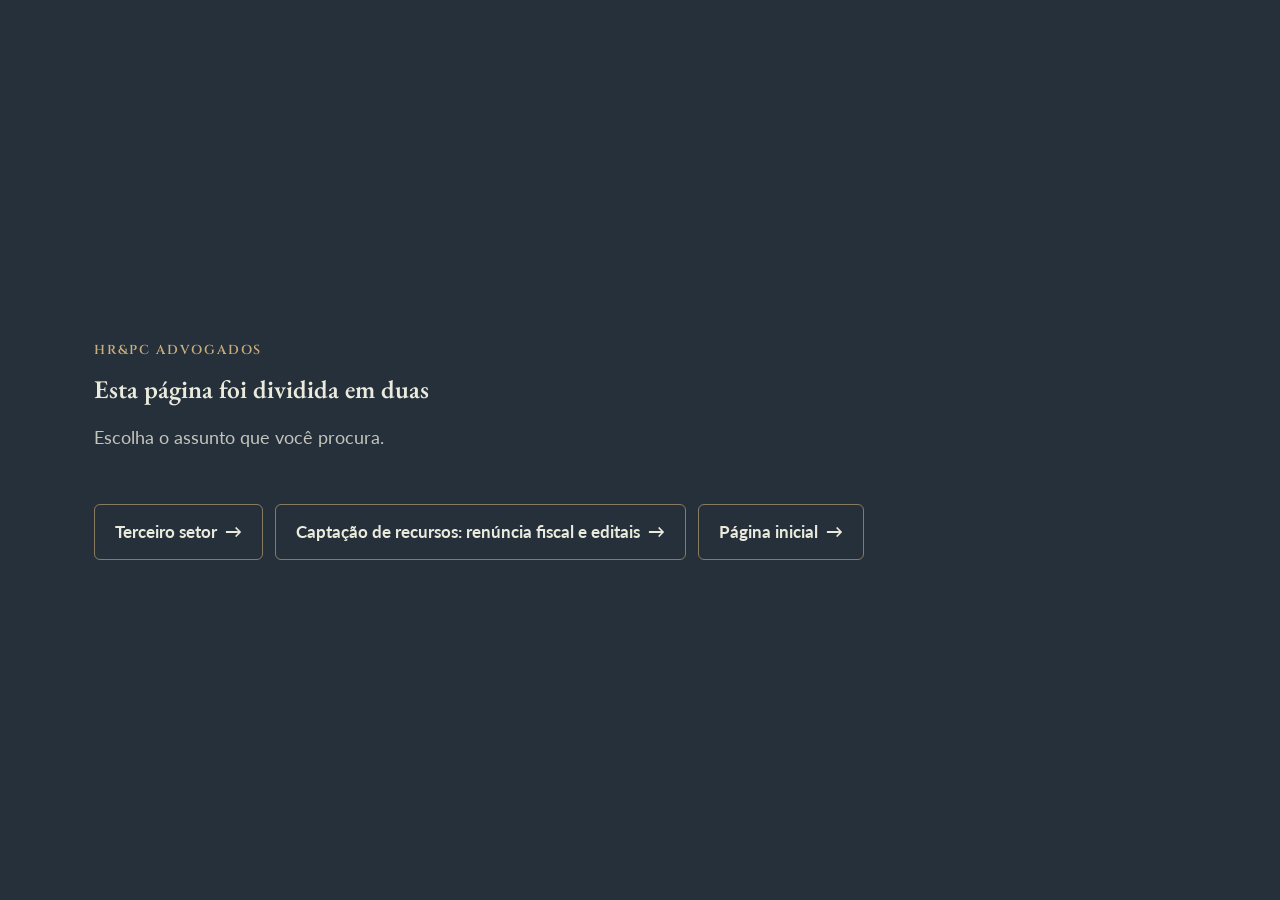
<file: terceiro-setor-e-captacao-de-recursos/index.html>
<!doctype html>
<html lang="pt-BR">
  <head>
    <meta charset="UTF-8" />
    <meta name="viewport" content="width=device-width, initial-scale=1.0" />
    <title>Terceiro setor e captação de recursos | HR&amp;PC Advogados</title>
    <meta name="robots" content="noindex, follow" />
    <link rel="canonical" href="https://hrpc.adv.br/terceiro-setor/" />
    <link rel="icon" href="/favicon.ico" sizes="48x48" />
    <link rel="preconnect" href="https://fonts.googleapis.com" />
    <link rel="preconnect" href="https://fonts.gstatic.com" crossorigin />
    <link href="https://fonts.googleapis.com/css2?family=Cinzel:wght@500;600&family=EB+Garamond:wght@500;600&family=Lato:wght@400;700&display=swap" rel="stylesheet" />
    <link rel="stylesheet" href="/CSS/style.css" />
  </head>
  <body>
    <main>
      <section class="secao secao-escura" style="min-height:100vh;display:flex;align-items:center">
        <div class="container">
          <div class="secao-cabecalho">
            <p class="rotulo rotulo-claro">HR&amp;PC Advogados</p>
            <h1 style="color:var(--linho)">Esta página foi dividida em duas</h1>
            <p class="secao-intro">Escolha o assunto que você procura.</p>
          </div>
          <div class="atalhos">
            <a href="/terceiro-setor/">Terceiro setor <span aria-hidden="true">→</span></a>
            <a href="/captacao-de-recursos/">Captação de recursos: renúncia fiscal e editais <span aria-hidden="true">→</span></a>
            <a href="/">Página inicial <span aria-hidden="true">→</span></a>
          </div>
        </div>
      </section>
    </main>
  </body>
</html>
</file>
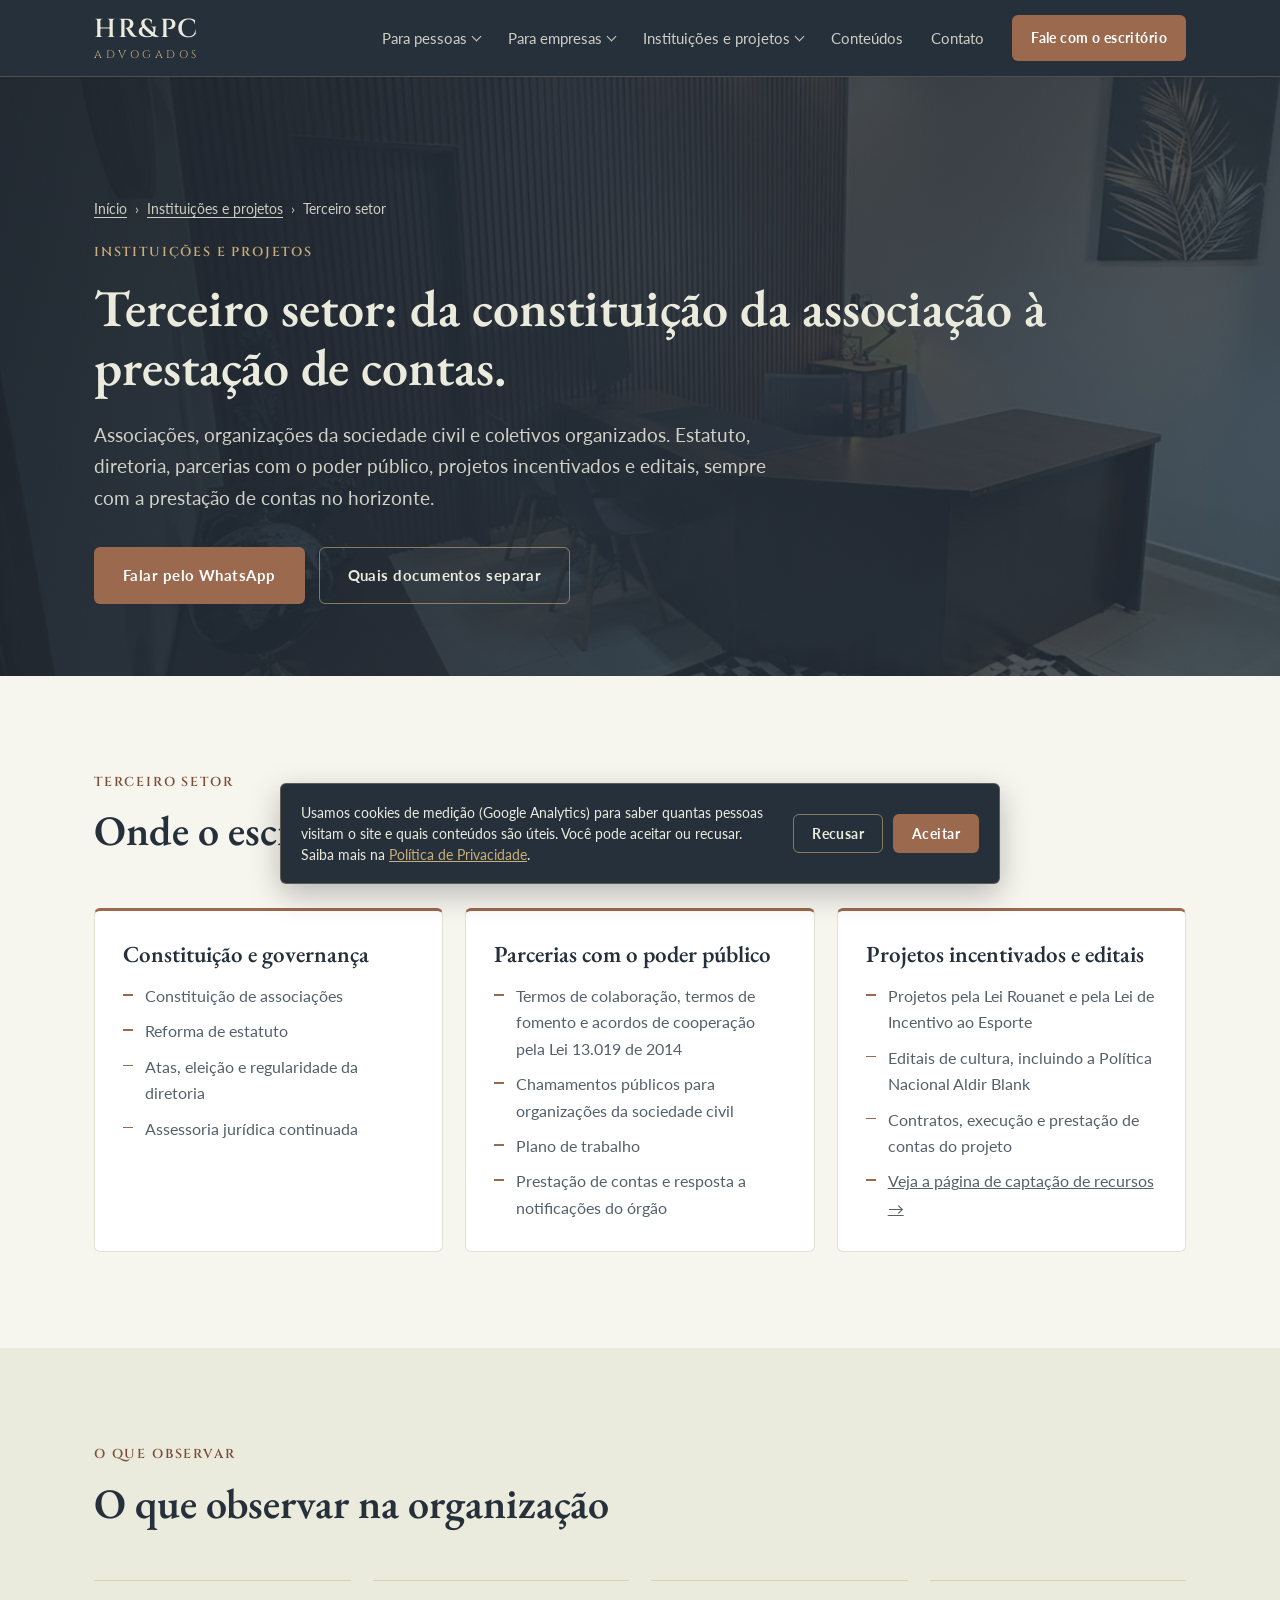
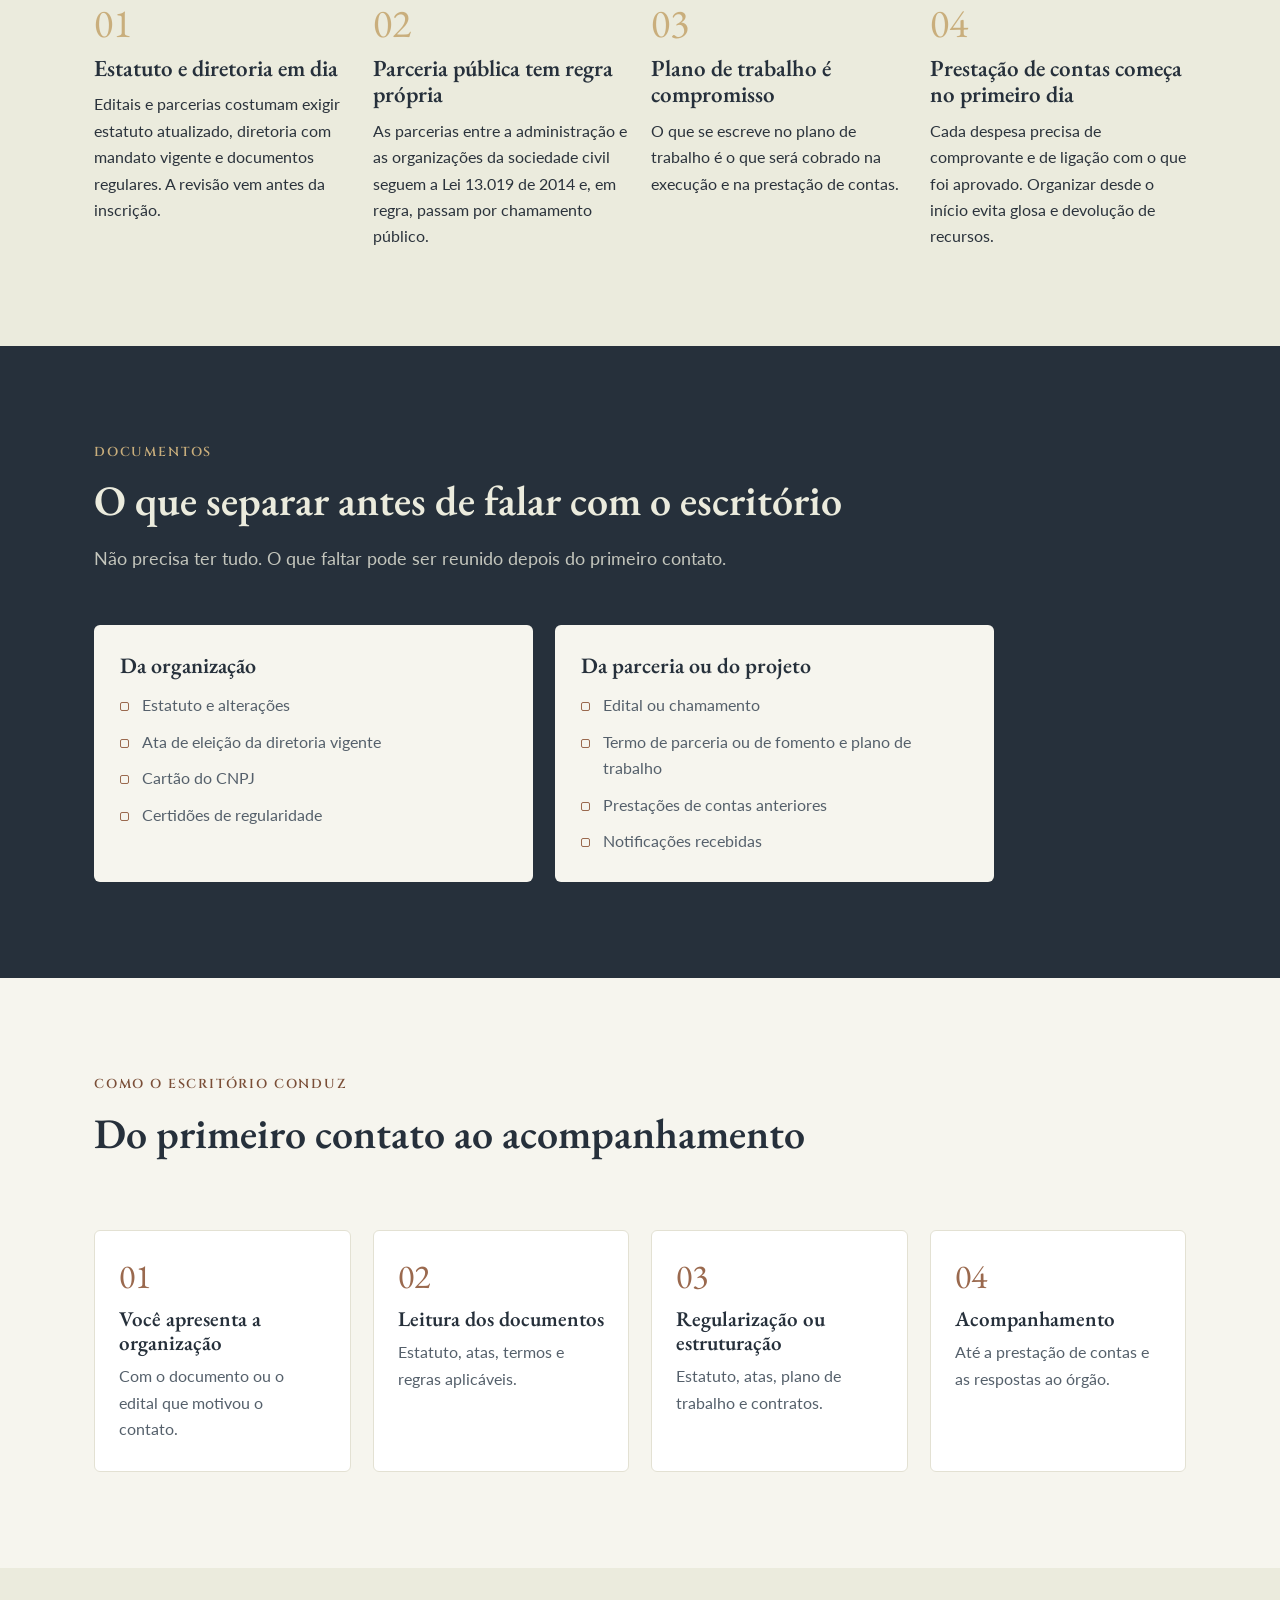
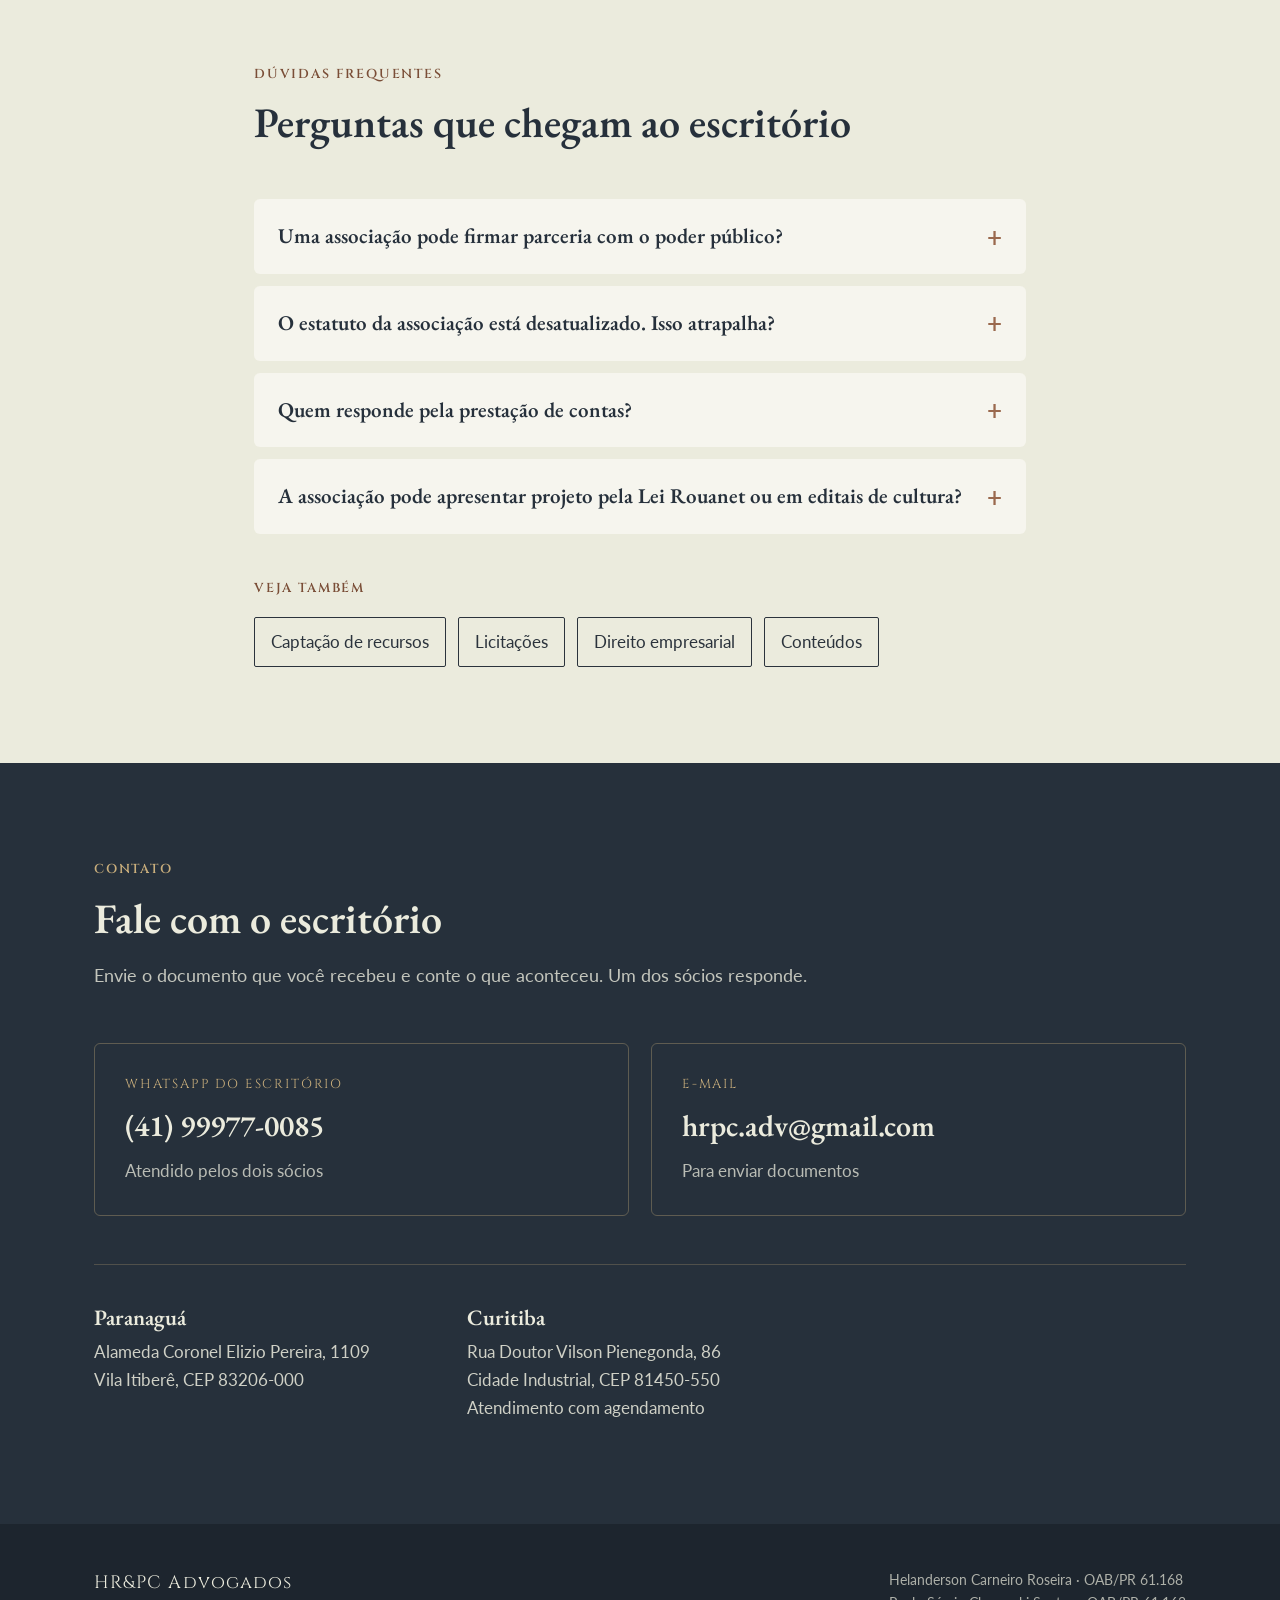
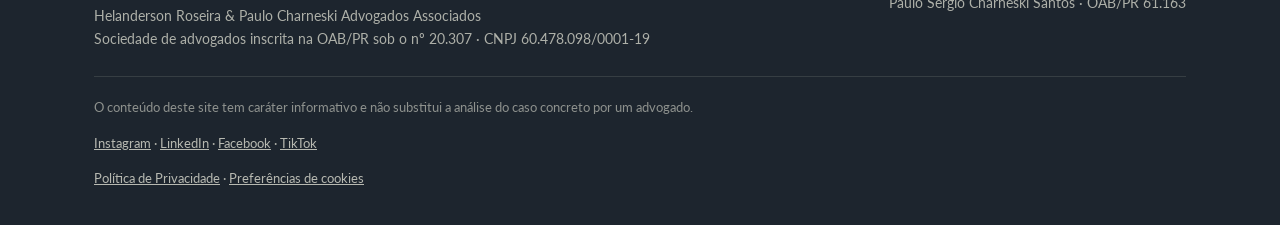
<file: terceiro-setor/index.html>
<!doctype html>
<html lang="pt-BR">
  <head>
    <meta charset="UTF-8" />
    <meta name="viewport" content="width=device-width, initial-scale=1.0" />
    <title>Advogado para terceiro setor e associações | HR&amp;PC Advogados</title>
    <meta name="description" content="Associações e organizações da sociedade civil: estatuto, governança, parcerias com o poder público pela Lei 13.019 de 2014, chamamentos públicos, projetos incentivados e prestação de contas." />
    <meta name="theme-color" content="#26303B" />
    <link rel="canonical" href="https://hrpc.adv.br/terceiro-setor/" />
    <meta property="og:type" content="website" />
    <meta property="og:locale" content="pt_BR" />
    <meta property="og:site_name" content="HR&amp;PC Advogados" />
    <meta property="og:title" content="Advogado para terceiro setor e associações | HR&amp;PC Advogados" />
    <meta property="og:description" content="Associações e organizações da sociedade civil: estatuto, governança, parcerias com o poder público pela Lei 13.019 de 2014, chamamentos públicos, projetos incentivados e prestação de contas." />
    <meta property="og:url" content="https://hrpc.adv.br/terceiro-setor/" />
    <meta property="og:image" content="https://hrpc.adv.br/img/og-hrpc.jpg" />
    <link rel="icon" href="/favicon.ico" sizes="48x48" />
    <link rel="icon" href="/img/favicon-192.png" type="image/png" sizes="192x192" />
    <link rel="apple-touch-icon" href="/img/apple-touch-icon.png" />
    <link rel="preconnect" href="https://fonts.googleapis.com" />
    <link rel="preconnect" href="https://fonts.gstatic.com" crossorigin />
    <link href="https://fonts.googleapis.com/css2?family=Cinzel:wght@500;600&family=EB+Garamond:ital,wght@0,500;0,600;1,500&family=Lato:wght@400;700&display=swap" rel="stylesheet" />
    <link rel="stylesheet" href="/CSS/style.css" />
    <style>
      .abertura-interna { padding: 120px 0 72px; }
      .abertura-interna h1 { font-size: clamp(32px, 4.4vw, 52px); }
      .trilha { font-size: 14px; margin-bottom: 22px; opacity: .85; }
      .trilha a { color: inherit; text-decoration: underline; text-underline-offset: 3px; }
      .trilha span[aria-hidden] { margin: 0 8px; }
      .autor-bloco { max-width: 820px; }
      .autor-bloco h3 { margin-bottom: 8px; }
      .relacionadas { display: flex; flex-wrap: wrap; gap: 12px; margin-top: 18px; }
      .relacionadas a { border: 1px solid currentColor; padding: 10px 16px; border-radius: 2px; text-decoration: none; }
      .cartoes-conteudo { display: grid; grid-template-columns: repeat(auto-fill, minmax(280px, 1fr)); gap: 22px; }
      .cartao-conteudo { color: inherit; text-decoration: none; background: #fff; border: 1px solid rgba(38,48,59,.12); padding: 26px; display: flex; flex-direction: column; gap: 10px; }
      .cartao-conteudo .rotulo { margin: 0; }
      .cartao-conteudo h3 { font-size: 22px; margin: 0; }
      .cartao-conteudo p { margin: 0; }
      .cartao-conteudo .ref { font-size: 14px; color: var(--texto-suave); }
      .filtros { display: flex; flex-wrap: wrap; gap: 10px; margin-bottom: 28px; }
      .filtros span { border: 1px solid rgba(38,48,59,.25); padding: 8px 14px; font-size: 14px; }
      .secao-escura .documentos-coluna h3 { color: var(--ardosia); }
      @media (min-width: 1001px) {
        .documentos.duas { grid-template-columns: repeat(2, 1fr); max-width: 900px; }
        .areas.tres { grid-template-columns: repeat(3, 1fr); }
      }
      @media (max-width: 760px) { .abertura-interna { padding: 96px 0 56px; } }
    </style>
    <script>document.documentElement.classList.add("js");</script>
    <script src="/Javascript/script.js" defer></script>
    <script src="/Javascript/analytics.js" defer></script>
    <script type="application/ld+json">
{
  "@context": "https://schema.org",
  "@graph": [
    {
      "@type": "Service",
      "name": "Assessoria jurídica ao terceiro setor",
      "serviceType": "Terceiro setor",
      "url": "https://hrpc.adv.br/terceiro-setor/",
      "provider": {
        "@type": "LegalService",
        "name": "HR&PC Advogados",
        "url": "https://hrpc.adv.br/"
      },
      "areaServed": [
        "Paranaguá",
        "Curitiba",
        "Litoral do Paraná",
        "Paraná"
      ]
    },
    {
      "@type": "FAQPage",
      "mainEntity": [
        {
          "@type": "Question",
          "name": "Uma associação pode firmar parceria com o poder público?",
          "acceptedAnswer": {
            "@type": "Answer",
            "text": "Pode, por termos de colaboração, termos de fomento e acordos de cooperação, nos termos da Lei 13.019 de 2014. Em regra, a seleção ocorre por chamamento público."
          }
        },
        {
          "@type": "Question",
          "name": "O estatuto da associação está desatualizado. Isso atrapalha?",
          "acceptedAnswer": {
            "@type": "Answer",
            "text": "Pode atrapalhar. Editais e parcerias costumam exigir estatuto, diretoria e documentos em dia. A revisão deve vir antes da inscrição."
          }
        },
        {
          "@type": "Question",
          "name": "Quem responde pela prestação de contas?",
          "acceptedAnswer": {
            "@type": "Answer",
            "text": "A organização. Dirigentes também podem ser responsabilizados em caso de irregularidade, por isso a prestação de contas deve ser organizada desde o início."
          }
        },
        {
          "@type": "Question",
          "name": "A associação pode apresentar projeto pela Lei Rouanet ou em editais de cultura?",
          "acceptedAnswer": {
            "@type": "Answer",
            "text": "Pode, conforme as regras de cada programa e edital. O escritório atua no enquadramento, na documentação, nos contratos e na prestação de contas. Os detalhes estão na página de captação de recursos."
          }
        }
      ]
    },
    {
      "@type": "BreadcrumbList",
      "itemListElement": [
        {
          "@type": "ListItem",
          "position": 1,
          "name": "Início",
          "item": "https://hrpc.adv.br/"
        },
        {
          "@type": "ListItem",
          "position": 2,
          "name": "Terceiro setor",
          "item": "https://hrpc.adv.br/terceiro-setor/"
        }
      ]
    }
  ]
}
    </script>
  </head>
  <body>
    <a class="pular-conteudo" href="#conteudo">Ir para o conteúdo</a>
    <header class="topo" id="topo">
      <div class="container topo-interno">
        <a href="/" class="marca" aria-label="HR&amp;PC Advogados, voltar ao início">
          <span class="marca-sigla">HR&amp;PC</span>
          <span class="marca-sub">Advogados</span>
        </a>
        <button class="menu-botao" aria-expanded="false" aria-controls="menu-principal">
          <span class="menu-botao-linha"></span><span class="menu-botao-linha"></span><span class="menu-botao-linha"></span>
          <span class="sr-only">Abrir menu</span>
        </button>
        <nav class="menu" id="menu-principal" aria-label="Menu principal">
          <div class="menu-grupo">
            <button class="menu-grupo-botao" type="button" aria-expanded="false" aria-controls="sub-pessoas">Para pessoas</button>
            <div class="submenu" id="sub-pessoas">
              <div class="submenu-caixa">
                <a href="/#pessoas" class="submenu-rotulo">Visão geral</a>
                <a href="/negativa-plano-de-saude/">Negativa de plano de saúde</a>
                <a href="/defesa-criminal/">Defesa criminal</a>
                <a href="/consumidor-e-civel/">Consumidor e cível</a>
              </div>
            </div>
          </div>
          <div class="menu-grupo">
            <button class="menu-grupo-botao" type="button" aria-expanded="false" aria-controls="sub-empresas">Para empresas</button>
            <div class="submenu" id="sub-empresas">
              <div class="submenu-caixa">
                <a href="/#empresas" class="submenu-rotulo">Visão geral</a>
                <a href="/licitacoes/">Licitações</a>
                <a href="/contratos-administrativos/">Contratos administrativos</a>
                <a href="/vigilancia-sanitaria/">Vigilância sanitária</a>
                <a href="/direito-empresarial/">Direito empresarial</a>
              </div>
            </div>
          </div>
          <div class="menu-grupo">
            <button class="menu-grupo-botao" type="button" aria-expanded="false" aria-controls="sub-instituicoes">Instituições e projetos</button>
            <div class="submenu" id="sub-instituicoes">
              <div class="submenu-caixa">
                <a href="/#terceiro-setor" class="submenu-rotulo">Visão geral</a>
                <a href="/terceiro-setor/" aria-current="page">Terceiro setor</a>
                <a href="/captacao-de-recursos/">Captação de recursos: renúncia fiscal e editais</a>
              </div>
            </div>
          </div>
          <a href="/conteudos/">Conteúdos</a>
          <a href="#contato">Contato</a>
          <a class="botao botao-cobre botao-pequeno" href="https://wa.me/5541999770085?text=Ol%C3%A1%2C%20vim%20pela%20p%C3%A1gina%20de%20terceiro%20setor%20do%20site%20do%20HR%26PC%20Advogados." target="_blank" rel="noopener">Fale com o escritório</a>
        </nav>
      </div>
    </header>
    <main id="conteudo">
      <section class="abertura abertura-interna">
        <div class="container">
          <nav class="trilha" aria-label="Você está em">
            <a href="/">Início</a><span aria-hidden="true">›</span><a href="/#terceiro-setor">Instituições e projetos</a><span aria-hidden="true">›</span><span>Terceiro setor</span>
          </nav>
          <p class="rotulo rotulo-claro">Instituições e projetos</p>
          <h1>Terceiro setor: da constituição da associação à prestação de contas.</h1>
          <p class="abertura-texto">Associações, organizações da sociedade civil e coletivos organizados. Estatuto, diretoria, parcerias com o poder público, projetos incentivados e editais, sempre com a prestação de contas no horizonte.</p>
          <div class="abertura-acoes">
            <a class="botao botao-cobre" href="https://wa.me/5541999770085?text=Ol%C3%A1%2C%20vim%20pela%20p%C3%A1gina%20de%20terceiro%20setor%20do%20site%20do%20HR%26PC%20Advogados." target="_blank" rel="noopener">Falar pelo WhatsApp</a>
            <a class="botao botao-contorno" href="#documentos">Quais documentos separar</a>
          </div>
        </div>
      </section>
      <section class="secao" id="situacoes">
        <div class="container">
          <div class="secao-cabecalho">
            <p class="rotulo">Terceiro setor</p>
            <h2>Onde o escritório atua</h2>
          </div>
          <div class="areas tres">
            <article class="area revelar">
              <h3>Constituição e governança</h3>
              <ul class="lista-acoes"><li>Constituição de associações</li><li>Reforma de estatuto</li><li>Atas, eleição e regularidade da diretoria</li><li>Assessoria jurídica continuada</li></ul>
            </article>
            <article class="area revelar">
              <h3>Parcerias com o poder público</h3>
              <ul class="lista-acoes"><li>Termos de colaboração, termos de fomento e acordos de cooperação pela Lei 13.019 de 2014</li><li>Chamamentos públicos para organizações da sociedade civil</li><li>Plano de trabalho</li><li>Prestação de contas e resposta a notificações do órgão</li></ul>
            </article>
            <article class="area revelar">
              <h3>Projetos incentivados e editais</h3>
              <ul class="lista-acoes"><li>Projetos pela Lei Rouanet e pela Lei de Incentivo ao Esporte</li><li>Editais de cultura, incluindo a Política Nacional Aldir Blank</li><li>Contratos, execução e prestação de contas do projeto</li><li><a href="/captacao-de-recursos/">Veja a página de captação de recursos <span aria-hidden="true">→</span></a></li></ul>
            </article>
          </div>
        </div>
      </section>
      <section class="secao secao-linho" id="observar">
        <div class="container">
          <div class="secao-cabecalho">
            <p class="rotulo">O que observar</p>
            <h2>O que observar na organização</h2>
          </div>
          <ol class="jornada">
            <li class="etapa revelar">
              <span class="etapa-numero">01</span>
              <h3>Estatuto e diretoria em dia</h3>
              <p>Editais e parcerias costumam exigir estatuto atualizado, diretoria com mandato vigente e documentos regulares. A revisão vem antes da inscrição.</p>
            </li>
            <li class="etapa revelar">
              <span class="etapa-numero">02</span>
              <h3>Parceria pública tem regra própria</h3>
              <p>As parcerias entre a administração e as organizações da sociedade civil seguem a Lei 13.019 de 2014 e, em regra, passam por chamamento público.</p>
            </li>
            <li class="etapa revelar">
              <span class="etapa-numero">03</span>
              <h3>Plano de trabalho é compromisso</h3>
              <p>O que se escreve no plano de trabalho é o que será cobrado na execução e na prestação de contas.</p>
            </li>
            <li class="etapa revelar">
              <span class="etapa-numero">04</span>
              <h3>Prestação de contas começa no primeiro dia</h3>
              <p>Cada despesa precisa de comprovante e de ligação com o que foi aprovado. Organizar desde o início evita glosa e devolução de recursos.</p>
            </li>
          </ol>
        </div>
      </section>
      <section class="secao secao-escura" id="documentos">
        <div class="container">
          <div class="secao-cabecalho">
            <p class="rotulo rotulo-claro">Documentos</p>
            <h2>O que separar antes de falar com o escritório</h2>
            <p class="secao-intro">Não precisa ter tudo. O que faltar pode ser reunido depois do primeiro contato.</p>
          </div>
          <div class="documentos duas">
            <div class="documentos-coluna revelar">
              <h3>Da organização</h3>
              <ul><li>Estatuto e alterações</li><li>Ata de eleição da diretoria vigente</li><li>Cartão do CNPJ</li><li>Certidões de regularidade</li></ul>
            </div>
            <div class="documentos-coluna revelar">
              <h3>Da parceria ou do projeto</h3>
              <ul><li>Edital ou chamamento</li><li>Termo de parceria ou de fomento e plano de trabalho</li><li>Prestações de contas anteriores</li><li>Notificações recebidas</li></ul>
            </div>
          </div>
        </div>
      </section>
      <section class="secao" id="como">
        <div class="container">
          <div class="secao-cabecalho">
            <p class="rotulo">Como o escritório conduz</p>
            <h2>Do primeiro contato ao acompanhamento</h2>
          </div>
          <ol class="passos">
            <li class="passo revelar">
              <h3>Você apresenta a organização</h3>
              <p>Com o documento ou o edital que motivou o contato.</p>
            </li>
            <li class="passo revelar">
              <h3>Leitura dos documentos</h3>
              <p>Estatuto, atas, termos e regras aplicáveis.</p>
            </li>
            <li class="passo revelar">
              <h3>Regularização ou estruturação</h3>
              <p>Estatuto, atas, plano de trabalho e contratos.</p>
            </li>
            <li class="passo revelar">
              <h3>Acompanhamento</h3>
              <p>Até a prestação de contas e as respostas ao órgão.</p>
            </li>
          </ol>
        </div>
      </section>
      <section class="secao secao-linho" id="duvidas">
        <div class="container container-estreito">
          <div class="secao-cabecalho">
            <p class="rotulo">Dúvidas frequentes</p>
            <h2>Perguntas que chegam ao escritório</h2>
          </div>
          <div class="perguntas">
            <details>
              <summary>Uma associação pode firmar parceria com o poder público?</summary>
              <p>Pode, por termos de colaboração, termos de fomento e acordos de cooperação, nos termos da Lei 13.019 de 2014. Em regra, a seleção ocorre por chamamento público.</p>
            </details>
            <details>
              <summary>O estatuto da associação está desatualizado. Isso atrapalha?</summary>
              <p>Pode atrapalhar. Editais e parcerias costumam exigir estatuto, diretoria e documentos em dia. A revisão deve vir antes da inscrição.</p>
            </details>
            <details>
              <summary>Quem responde pela prestação de contas?</summary>
              <p>A organização. Dirigentes também podem ser responsabilizados em caso de irregularidade, por isso a prestação de contas deve ser organizada desde o início.</p>
            </details>
            <details>
              <summary>A associação pode apresentar projeto pela Lei Rouanet ou em editais de cultura?</summary>
              <p>Pode, conforme as regras de cada programa e edital. O escritório atua no enquadramento, na documentação, nos contratos e na prestação de contas. Os detalhes estão na página de captação de recursos.</p>
            </details>
          </div>
          <div class="secao-acao">
            <p class="rotulo">Veja também</p>
            <div class="relacionadas"><a href="/captacao-de-recursos/">Captação de recursos</a><a href="/licitacoes/">Licitações</a><a href="/direito-empresarial/">Direito empresarial</a><a href="/conteudos/">Conteúdos</a></div>
          </div>
        </div>
      </section>
      <section class="secao secao-escura" id="contato">
        <div class="container">
          <div class="secao-cabecalho">
            <p class="rotulo rotulo-claro">Contato</p>
            <h2>Fale com o escritório</h2>
            <p class="secao-intro">Envie o documento que você recebeu e conte o que aconteceu. Um dos sócios responde.</p>
          </div>
          <div class="contato-principal">
            <a class="contato-destaque" href="https://wa.me/5541999770085?text=Ol%C3%A1%2C%20vim%20pela%20p%C3%A1gina%20de%20terceiro%20setor%20do%20site%20do%20HR%26PC%20Advogados." target="_blank" rel="noopener">
              <span class="contato-rotulo">WhatsApp do escritório</span>
              <span class="contato-nome">(41) 99977-0085</span>
              <span class="contato-dado">Atendido pelos dois sócios</span>
            </a>
            <a class="contato-destaque" href="mailto:hrpc.adv@gmail.com">
              <span class="contato-rotulo">E-mail</span>
              <span class="contato-nome">hrpc.adv@gmail.com</span>
              <span class="contato-dado">Para enviar documentos</span>
            </a>
          </div>
          <div class="enderecos">
            <div class="endereco">
              <h3>Paranaguá</h3>
              <p>Alameda Coronel Elizio Pereira, 1109<br />Vila Itiberê, CEP 83206-000</p>
            </div>
            <div class="endereco">
              <h3>Curitiba</h3>
              <p>Rua Doutor Vilson Pienegonda, 86<br />Cidade Industrial, CEP 81450-550<br />Atendimento com agendamento</p>
            </div>
          </div>
        </div>
      </section>
    </main>
    <footer class="rodape">
      <div class="container rodape-interno">
        <div>
          <p class="rodape-marca">HR&amp;PC Advogados</p>
          <p>Helanderson Roseira &amp; Paulo Charneski Advogados Associados</p>
          <p>Sociedade de advogados inscrita na OAB/PR sob o nº 20.307 · CNPJ 60.478.098/0001-19</p>
        </div>
        <div>
          <p>Helanderson Carneiro Roseira · OAB/PR 61.168</p>
          <p>Paulo Sérgio Charneski Santos · OAB/PR 61.163</p>
        </div>
      </div>
      <div class="container">
        <p class="rodape-aviso">O conteúdo deste site tem caráter informativo e não substitui a análise do caso concreto por um advogado.</p>
        <p class="rodape-links">
          <a href="https://www.instagram.com/hrpc.advogados/" target="_blank" rel="noopener">Instagram</a> ·
          <a href="https://www.linkedin.com/company/hrpc-advogados/" target="_blank" rel="noopener">LinkedIn</a> ·
          <a href="https://www.facebook.com/profile.php?id=61590690650148" target="_blank" rel="noopener">Facebook</a> ·
          <a href="https://www.tiktok.com/@hrpc.advogados" target="_blank" rel="noopener">TikTok</a>
        </p>
        <p class="rodape-links">
          <a href="/politica-de-privacidade.html">Política de Privacidade</a> ·
          <button type="button" data-preferencias-cookies>Preferências de cookies</button>
        </p>
      </div>
    </footer>
    <a class="whatsapp-flutuante" href="https://wa.me/5541999770085?text=Ol%C3%A1%2C%20vim%20pela%20p%C3%A1gina%20de%20terceiro%20setor%20do%20site%20do%20HR%26PC%20Advogados." target="_blank" rel="noopener" aria-label="Fale com o escritório pelo WhatsApp"><svg viewBox="0 0 24 24" aria-hidden="true"><path d="M.057 24l1.687-6.163c-1.041-1.804-1.588-3.849-1.587-5.946C.06 5.348 5.397.01 12.008.01c3.202.001 6.212 1.246 8.477 3.513 2.266 2.268 3.507 5.28 3.505 8.484-.004 6.657-5.34 11.997-11.953 11.997-2.005-.001-3.973-.502-5.713-1.457L0 24zm6.59-4.846c1.6.95 3.188 1.449 4.825 1.451 5.436 0 9.86-4.37 9.864-9.799.002-2.63-1.023-5.101-2.885-6.966C16.528 1.975 14.063.953 11.453.953c-5.438 0-9.863 4.371-9.867 9.801-.001 1.73.453 3.421 1.314 4.916l-.999 3.648 3.889-1.019z"/></svg></a>
  </body>
</html>
</file>
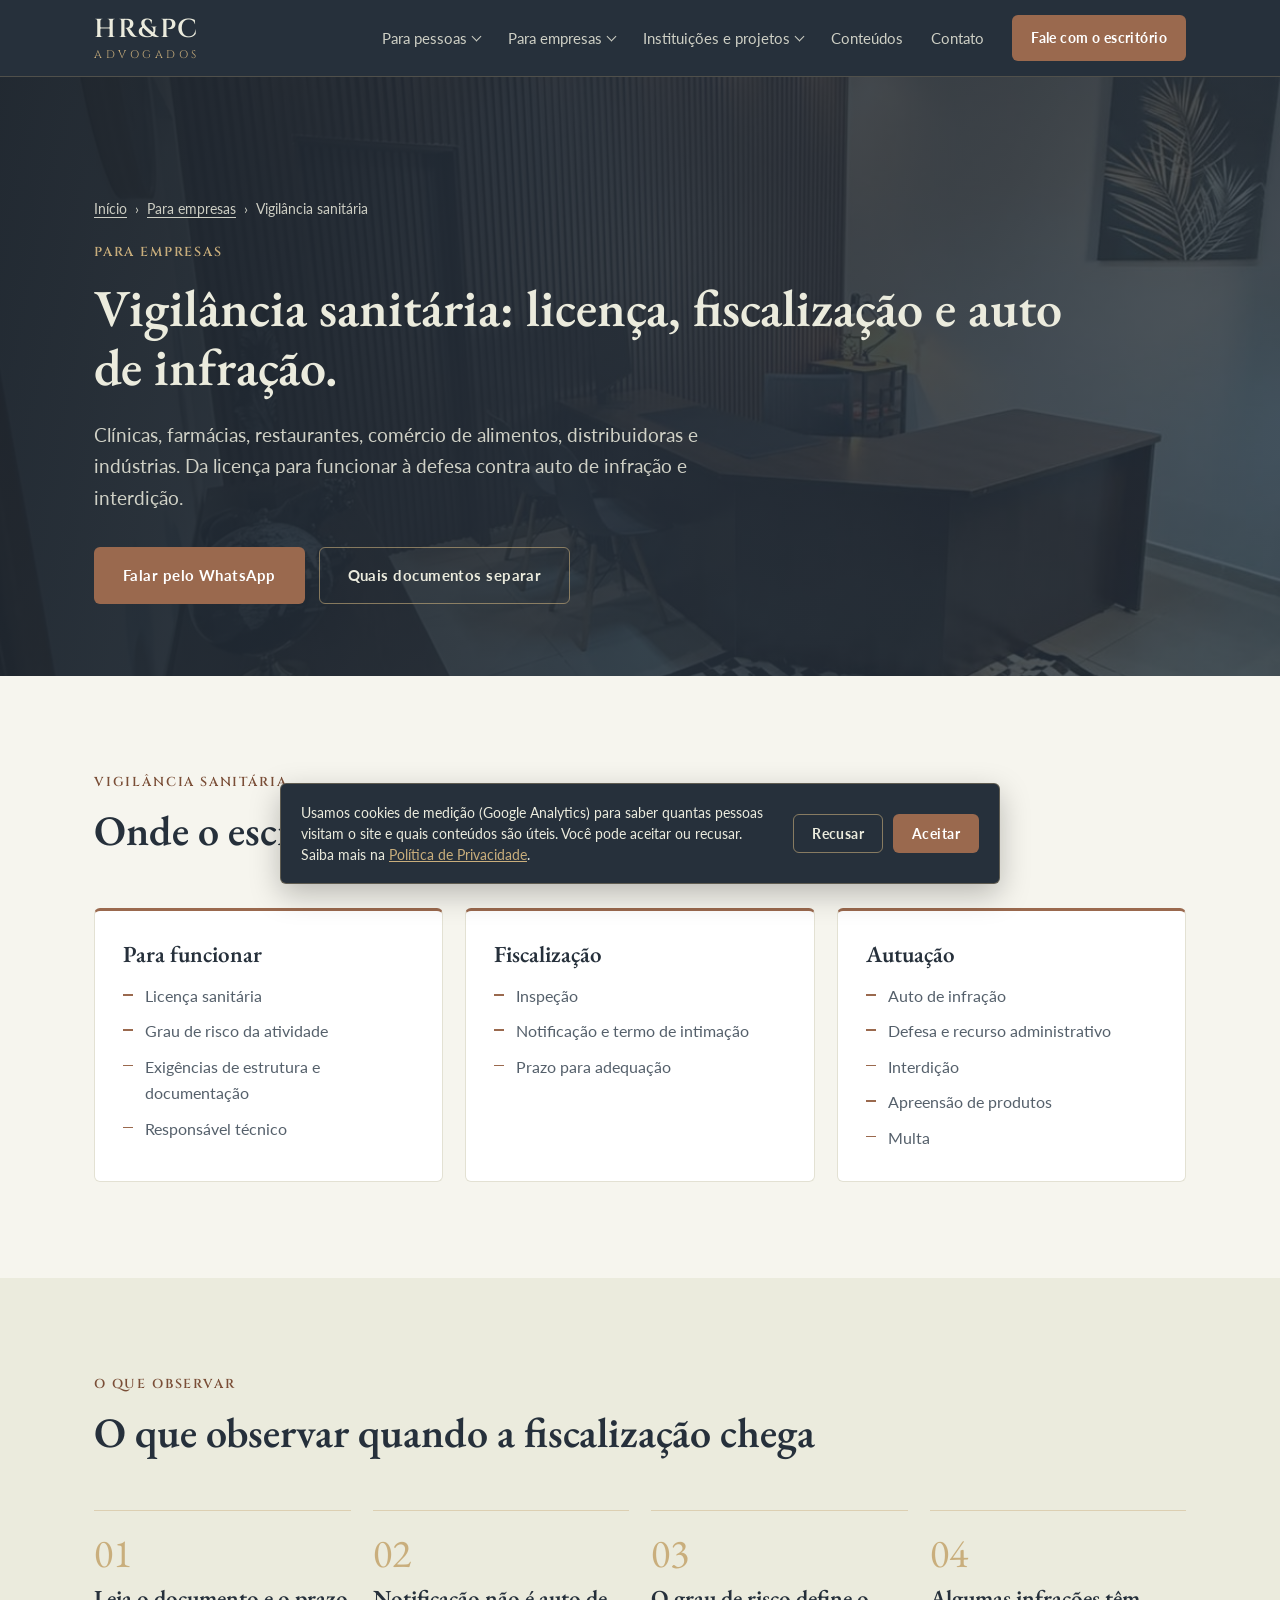
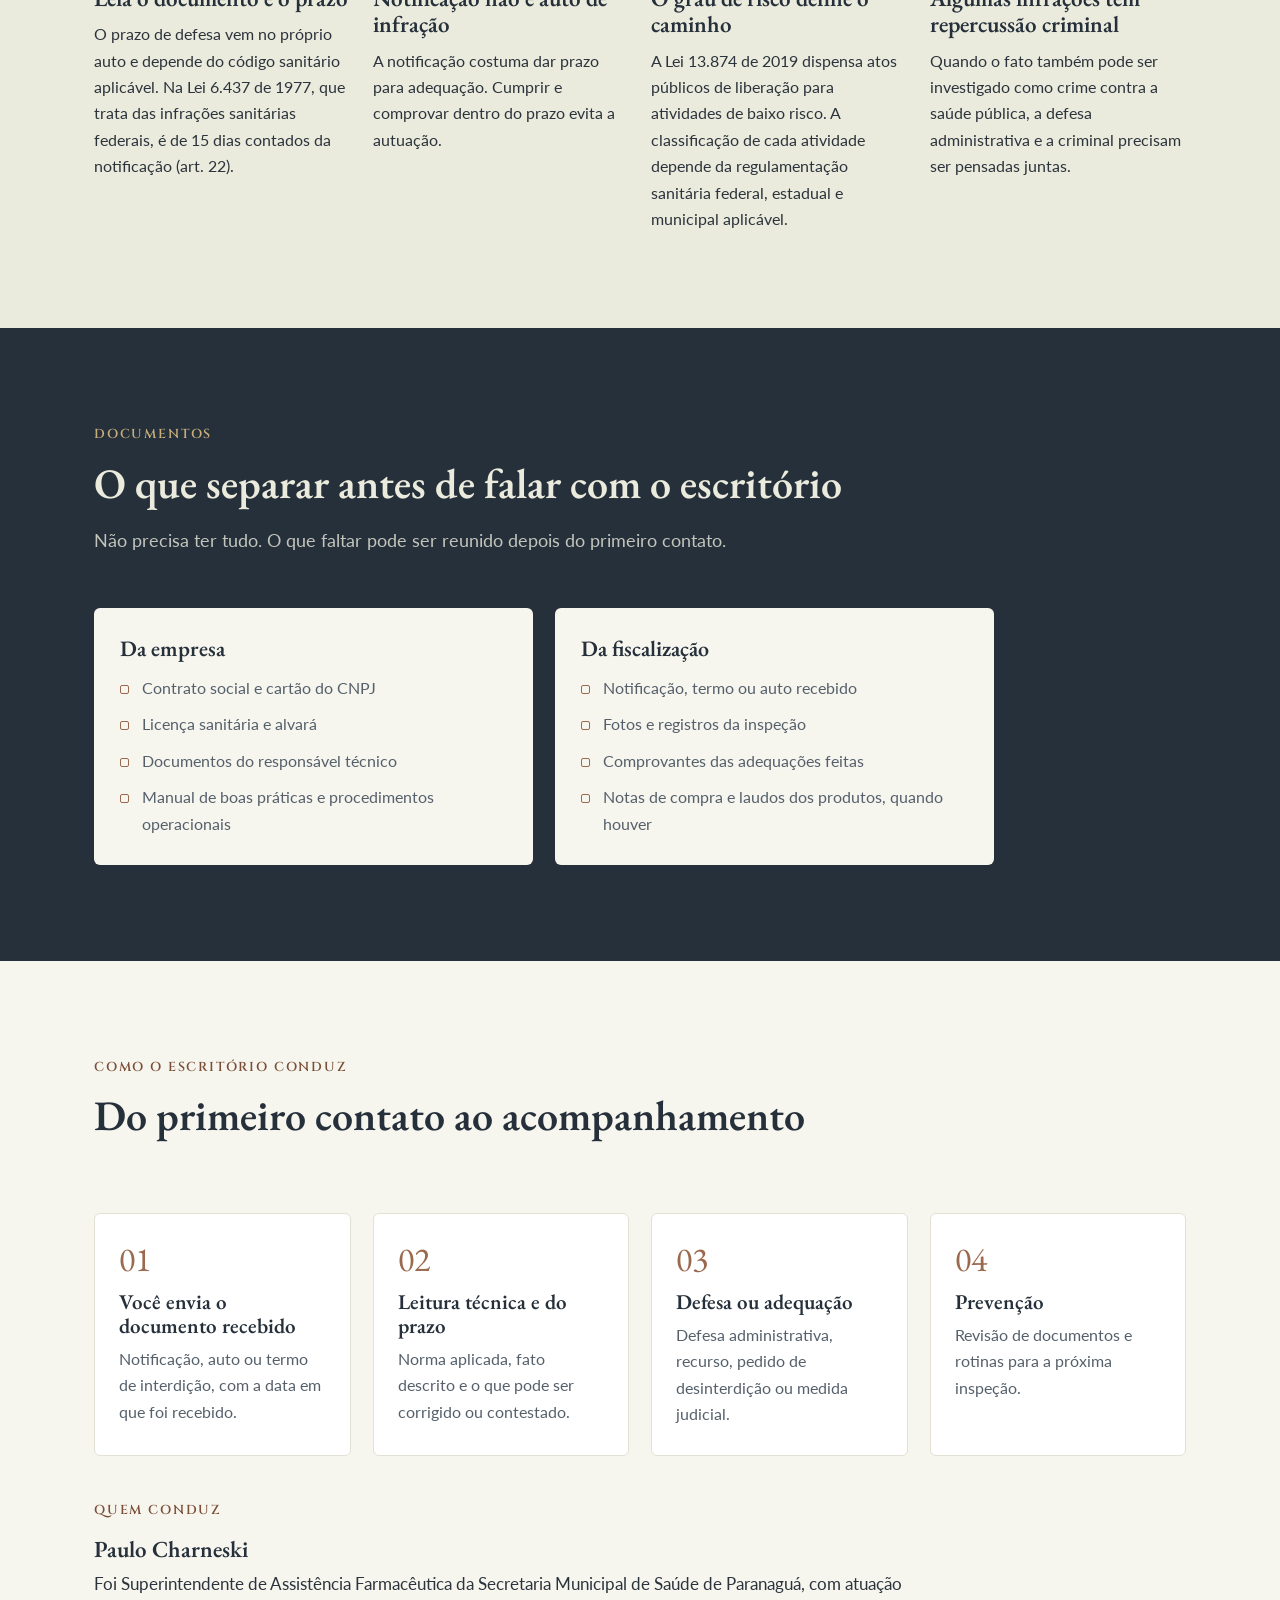
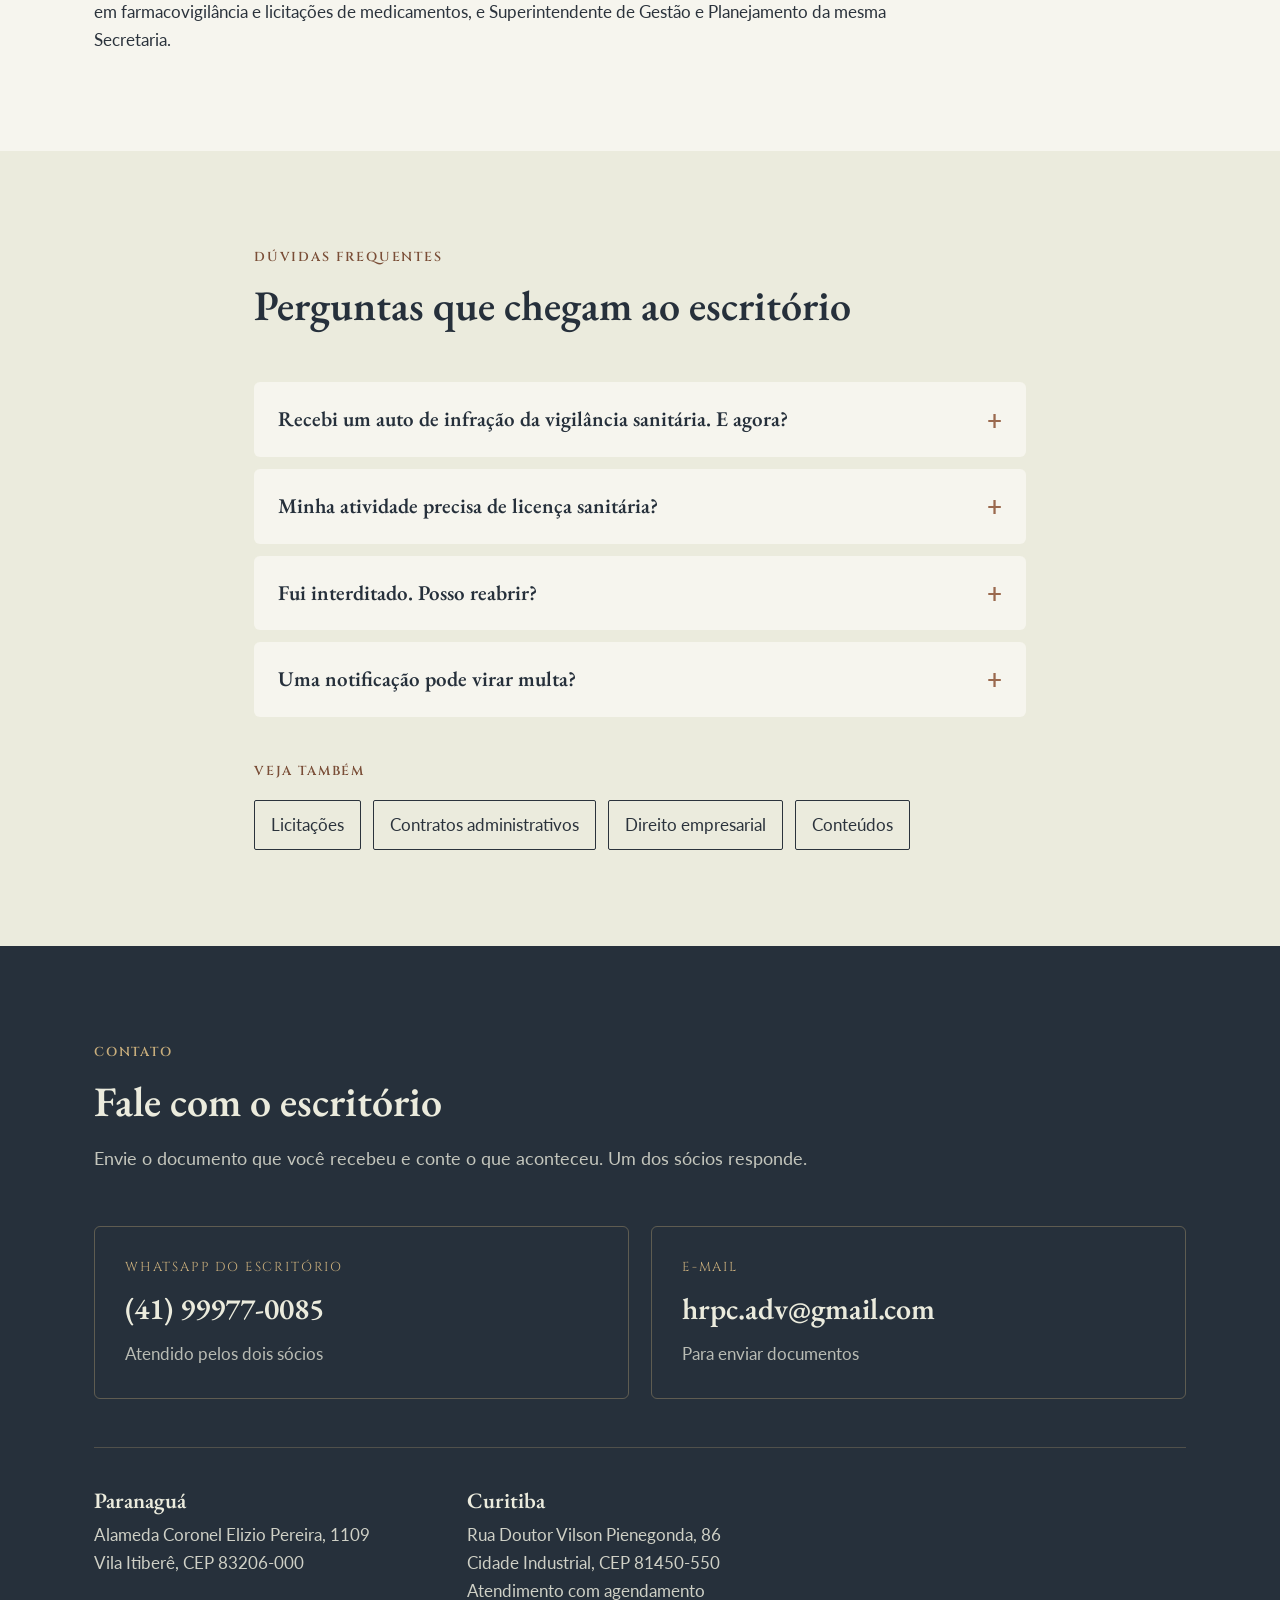
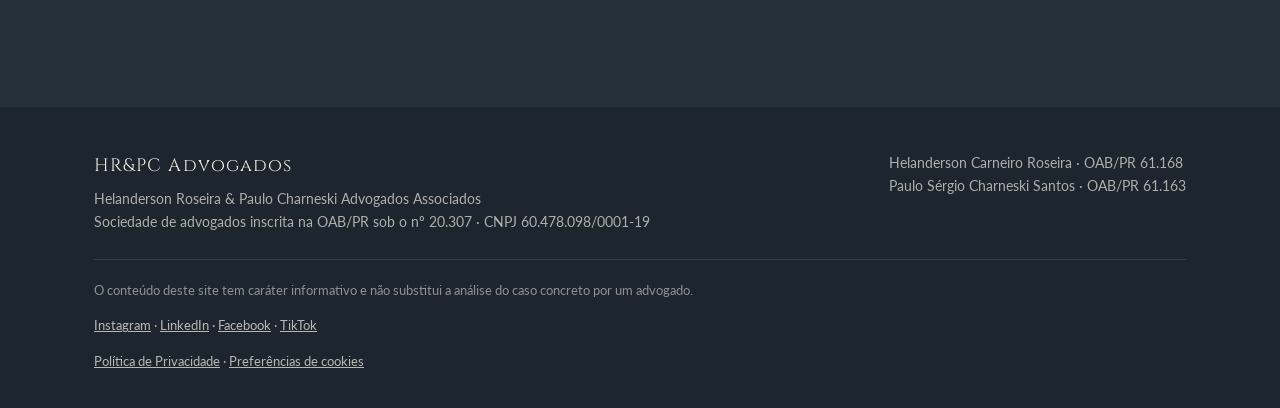
<file: vigilancia-sanitaria/index.html>
<!doctype html>
<html lang="pt-BR">
  <head>
    <meta charset="UTF-8" />
    <meta name="viewport" content="width=device-width, initial-scale=1.0" />
    <title>Advogado para vigilância sanitária e auto de infração | HR&amp;PC Advogados</title>
    <meta name="description" content="Licença sanitária, grau de risco, notificação, auto de infração, interdição e defesa administrativa para clínicas, farmácias, comércio de alimentos e indústrias." />
    <meta name="theme-color" content="#26303B" />
    <link rel="canonical" href="https://hrpc.adv.br/vigilancia-sanitaria/" />
    <meta property="og:type" content="website" />
    <meta property="og:locale" content="pt_BR" />
    <meta property="og:site_name" content="HR&amp;PC Advogados" />
    <meta property="og:title" content="Advogado para vigilância sanitária e auto de infração | HR&amp;PC Advogados" />
    <meta property="og:description" content="Licença sanitária, grau de risco, notificação, auto de infração, interdição e defesa administrativa para clínicas, farmácias, comércio de alimentos e indústrias." />
    <meta property="og:url" content="https://hrpc.adv.br/vigilancia-sanitaria/" />
    <meta property="og:image" content="https://hrpc.adv.br/img/og-hrpc.jpg" />
    <link rel="icon" href="/favicon.ico" sizes="48x48" />
    <link rel="icon" href="/img/favicon-192.png" type="image/png" sizes="192x192" />
    <link rel="apple-touch-icon" href="/img/apple-touch-icon.png" />
    <link rel="preconnect" href="https://fonts.googleapis.com" />
    <link rel="preconnect" href="https://fonts.gstatic.com" crossorigin />
    <link href="https://fonts.googleapis.com/css2?family=Cinzel:wght@500;600&family=EB+Garamond:ital,wght@0,500;0,600;1,500&family=Lato:wght@400;700&display=swap" rel="stylesheet" />
    <link rel="stylesheet" href="/CSS/style.css" />
    <style>
      .abertura-interna { padding: 120px 0 72px; }
      .abertura-interna h1 { font-size: clamp(32px, 4.4vw, 52px); }
      .trilha { font-size: 14px; margin-bottom: 22px; opacity: .85; }
      .trilha a { color: inherit; text-decoration: underline; text-underline-offset: 3px; }
      .trilha span[aria-hidden] { margin: 0 8px; }
      .autor-bloco { max-width: 820px; }
      .autor-bloco h3 { margin-bottom: 8px; }
      .relacionadas { display: flex; flex-wrap: wrap; gap: 12px; margin-top: 18px; }
      .relacionadas a { border: 1px solid currentColor; padding: 10px 16px; border-radius: 2px; text-decoration: none; }
      .cartoes-conteudo { display: grid; grid-template-columns: repeat(auto-fill, minmax(280px, 1fr)); gap: 22px; }
      .cartao-conteudo { color: inherit; text-decoration: none; background: #fff; border: 1px solid rgba(38,48,59,.12); padding: 26px; display: flex; flex-direction: column; gap: 10px; }
      .cartao-conteudo .rotulo { margin: 0; }
      .cartao-conteudo h3 { font-size: 22px; margin: 0; }
      .cartao-conteudo p { margin: 0; }
      .cartao-conteudo .ref { font-size: 14px; color: var(--texto-suave); }
      .filtros { display: flex; flex-wrap: wrap; gap: 10px; margin-bottom: 28px; }
      .filtros span { border: 1px solid rgba(38,48,59,.25); padding: 8px 14px; font-size: 14px; }
      .secao-escura .documentos-coluna h3 { color: var(--ardosia); }
      @media (min-width: 1001px) {
        .documentos.duas { grid-template-columns: repeat(2, 1fr); max-width: 900px; }
        .areas.tres { grid-template-columns: repeat(3, 1fr); }
      }
      @media (max-width: 760px) { .abertura-interna { padding: 96px 0 56px; } }
    </style>
    <script>document.documentElement.classList.add("js");</script>
    <script src="/Javascript/script.js" defer></script>
    <script src="/Javascript/analytics.js" defer></script>
    <script type="application/ld+json">
{
  "@context": "https://schema.org",
  "@graph": [
    {
      "@type": "Service",
      "name": "Assessoria jurídica em vigilância sanitária",
      "serviceType": "Vigilância sanitária",
      "url": "https://hrpc.adv.br/vigilancia-sanitaria/",
      "provider": {
        "@type": "LegalService",
        "name": "HR&PC Advogados",
        "url": "https://hrpc.adv.br/"
      },
      "areaServed": [
        "Paranaguá",
        "Curitiba",
        "Litoral do Paraná",
        "Paraná"
      ]
    },
    {
      "@type": "FAQPage",
      "mainEntity": [
        {
          "@type": "Question",
          "name": "Recebi um auto de infração da vigilância sanitária. E agora?",
          "acceptedAnswer": {
            "@type": "Answer",
            "text": "Verifique o prazo indicado no próprio auto e não deixe passar. A defesa deve apontar o fato, a norma aplicada e o que já foi corrigido, com documentos."
          }
        },
        {
          "@type": "Question",
          "name": "Minha atividade precisa de licença sanitária?",
          "acceptedAnswer": {
            "@type": "Answer",
            "text": "Depende da atividade e do grau de risco. Algumas exigem licença antes de começar a funcionar, outras podem ser dispensadas. A regulamentação municipal também deve ser consultada."
          }
        },
        {
          "@type": "Question",
          "name": "Fui interditado. Posso reabrir?",
          "acceptedAnswer": {
            "@type": "Answer",
            "text": "A interdição pode ser questionada na via administrativa e, conforme o caso, na Justiça. Em geral, a reabertura passa pela comprovação de que o problema apontado foi corrigido."
          }
        },
        {
          "@type": "Question",
          "name": "Uma notificação pode virar multa?",
          "acceptedAnswer": {
            "@type": "Answer",
            "text": "Pode, se a adequação não for feita e comprovada no prazo. Por isso a notificação merece a mesma atenção que um auto de infração."
          }
        }
      ]
    },
    {
      "@type": "BreadcrumbList",
      "itemListElement": [
        {
          "@type": "ListItem",
          "position": 1,
          "name": "Início",
          "item": "https://hrpc.adv.br/"
        },
        {
          "@type": "ListItem",
          "position": 2,
          "name": "Vigilância sanitária",
          "item": "https://hrpc.adv.br/vigilancia-sanitaria/"
        }
      ]
    }
  ]
}
    </script>
  </head>
  <body>
    <a class="pular-conteudo" href="#conteudo">Ir para o conteúdo</a>
    <header class="topo" id="topo">
      <div class="container topo-interno">
        <a href="/" class="marca" aria-label="HR&amp;PC Advogados, voltar ao início">
          <span class="marca-sigla">HR&amp;PC</span>
          <span class="marca-sub">Advogados</span>
        </a>
        <button class="menu-botao" aria-expanded="false" aria-controls="menu-principal">
          <span class="menu-botao-linha"></span><span class="menu-botao-linha"></span><span class="menu-botao-linha"></span>
          <span class="sr-only">Abrir menu</span>
        </button>
        <nav class="menu" id="menu-principal" aria-label="Menu principal">
          <div class="menu-grupo">
            <button class="menu-grupo-botao" type="button" aria-expanded="false" aria-controls="sub-pessoas">Para pessoas</button>
            <div class="submenu" id="sub-pessoas">
              <div class="submenu-caixa">
                <a href="/#pessoas" class="submenu-rotulo">Visão geral</a>
                <a href="/negativa-plano-de-saude/">Negativa de plano de saúde</a>
                <a href="/defesa-criminal/">Defesa criminal</a>
                <a href="/consumidor-e-civel/">Consumidor e cível</a>
              </div>
            </div>
          </div>
          <div class="menu-grupo">
            <button class="menu-grupo-botao" type="button" aria-expanded="false" aria-controls="sub-empresas">Para empresas</button>
            <div class="submenu" id="sub-empresas">
              <div class="submenu-caixa">
                <a href="/#empresas" class="submenu-rotulo">Visão geral</a>
                <a href="/licitacoes/">Licitações</a>
                <a href="/contratos-administrativos/">Contratos administrativos</a>
                <a href="/vigilancia-sanitaria/" aria-current="page">Vigilância sanitária</a>
                <a href="/direito-empresarial/">Direito empresarial</a>
              </div>
            </div>
          </div>
          <div class="menu-grupo">
            <button class="menu-grupo-botao" type="button" aria-expanded="false" aria-controls="sub-instituicoes">Instituições e projetos</button>
            <div class="submenu" id="sub-instituicoes">
              <div class="submenu-caixa">
                <a href="/#terceiro-setor" class="submenu-rotulo">Visão geral</a>
                <a href="/terceiro-setor/">Terceiro setor</a>
                <a href="/captacao-de-recursos/">Captação de recursos: renúncia fiscal e editais</a>
              </div>
            </div>
          </div>
          <a href="/conteudos/">Conteúdos</a>
          <a href="#contato">Contato</a>
          <a class="botao botao-cobre botao-pequeno" href="https://wa.me/5541999770085?text=Ol%C3%A1%2C%20vim%20pela%20p%C3%A1gina%20de%20vigil%C3%A2ncia%20sanit%C3%A1ria%20do%20site%20do%20HR%26PC%20Advogados." target="_blank" rel="noopener">Fale com o escritório</a>
        </nav>
      </div>
    </header>
    <main id="conteudo">
      <section class="abertura abertura-interna">
        <div class="container">
          <nav class="trilha" aria-label="Você está em">
            <a href="/">Início</a><span aria-hidden="true">›</span><a href="/#empresas">Para empresas</a><span aria-hidden="true">›</span><span>Vigilância sanitária</span>
          </nav>
          <p class="rotulo rotulo-claro">Para empresas</p>
          <h1>Vigilância sanitária: licença, fiscalização e auto de infração.</h1>
          <p class="abertura-texto">Clínicas, farmácias, restaurantes, comércio de alimentos, distribuidoras e indústrias. Da licença para funcionar à defesa contra auto de infração e interdição.</p>
          <div class="abertura-acoes">
            <a class="botao botao-cobre" href="https://wa.me/5541999770085?text=Ol%C3%A1%2C%20vim%20pela%20p%C3%A1gina%20de%20vigil%C3%A2ncia%20sanit%C3%A1ria%20do%20site%20do%20HR%26PC%20Advogados." target="_blank" rel="noopener">Falar pelo WhatsApp</a>
            <a class="botao botao-contorno" href="#documentos">Quais documentos separar</a>
          </div>
        </div>
      </section>
      <section class="secao" id="situacoes">
        <div class="container">
          <div class="secao-cabecalho">
            <p class="rotulo">Vigilância sanitária</p>
            <h2>Onde o escritório atua</h2>
          </div>
          <div class="areas tres">
            <article class="area revelar">
              <h3>Para funcionar</h3>
              <ul class="lista-acoes"><li>Licença sanitária</li><li>Grau de risco da atividade</li><li>Exigências de estrutura e documentação</li><li>Responsável técnico</li></ul>
            </article>
            <article class="area revelar">
              <h3>Fiscalização</h3>
              <ul class="lista-acoes"><li>Inspeção</li><li>Notificação e termo de intimação</li><li>Prazo para adequação</li></ul>
            </article>
            <article class="area revelar">
              <h3>Autuação</h3>
              <ul class="lista-acoes"><li>Auto de infração</li><li>Defesa e recurso administrativo</li><li>Interdição</li><li>Apreensão de produtos</li><li>Multa</li></ul>
            </article>
          </div>
        </div>
      </section>
      <section class="secao secao-linho" id="observar">
        <div class="container">
          <div class="secao-cabecalho">
            <p class="rotulo">O que observar</p>
            <h2>O que observar quando a fiscalização chega</h2>
          </div>
          <ol class="jornada">
            <li class="etapa revelar">
              <span class="etapa-numero">01</span>
              <h3>Leia o documento e o prazo</h3>
              <p>O prazo de defesa vem no próprio auto e depende do código sanitário aplicável. Na Lei 6.437 de 1977, que trata das infrações sanitárias federais, é de 15 dias contados da notificação (art. 22).</p>
            </li>
            <li class="etapa revelar">
              <span class="etapa-numero">02</span>
              <h3>Notificação não é auto de infração</h3>
              <p>A notificação costuma dar prazo para adequação. Cumprir e comprovar dentro do prazo evita a autuação.</p>
            </li>
            <li class="etapa revelar">
              <span class="etapa-numero">03</span>
              <h3>O grau de risco define o caminho</h3>
              <p>A Lei 13.874 de 2019 dispensa atos públicos de liberação para atividades de baixo risco. A classificação de cada atividade depende da regulamentação sanitária federal, estadual e municipal aplicável.</p>
            </li>
            <li class="etapa revelar">
              <span class="etapa-numero">04</span>
              <h3>Algumas infrações têm repercussão criminal</h3>
              <p>Quando o fato também pode ser investigado como crime contra a saúde pública, a defesa administrativa e a criminal precisam ser pensadas juntas.</p>
            </li>
          </ol>
        </div>
      </section>
      <section class="secao secao-escura" id="documentos">
        <div class="container">
          <div class="secao-cabecalho">
            <p class="rotulo rotulo-claro">Documentos</p>
            <h2>O que separar antes de falar com o escritório</h2>
            <p class="secao-intro">Não precisa ter tudo. O que faltar pode ser reunido depois do primeiro contato.</p>
          </div>
          <div class="documentos duas">
            <div class="documentos-coluna revelar">
              <h3>Da empresa</h3>
              <ul><li>Contrato social e cartão do CNPJ</li><li>Licença sanitária e alvará</li><li>Documentos do responsável técnico</li><li>Manual de boas práticas e procedimentos operacionais</li></ul>
            </div>
            <div class="documentos-coluna revelar">
              <h3>Da fiscalização</h3>
              <ul><li>Notificação, termo ou auto recebido</li><li>Fotos e registros da inspeção</li><li>Comprovantes das adequações feitas</li><li>Notas de compra e laudos dos produtos, quando houver</li></ul>
            </div>
          </div>
        </div>
      </section>
      <section class="secao" id="como">
        <div class="container">
          <div class="secao-cabecalho">
            <p class="rotulo">Como o escritório conduz</p>
            <h2>Do primeiro contato ao acompanhamento</h2>
          </div>
          <ol class="passos">
            <li class="passo revelar">
              <h3>Você envia o documento recebido</h3>
              <p>Notificação, auto ou termo de interdição, com a data em que foi recebido.</p>
            </li>
            <li class="passo revelar">
              <h3>Leitura técnica e do prazo</h3>
              <p>Norma aplicada, fato descrito e o que pode ser corrigido ou contestado.</p>
            </li>
            <li class="passo revelar">
              <h3>Defesa ou adequação</h3>
              <p>Defesa administrativa, recurso, pedido de desinterdição ou medida judicial.</p>
            </li>
            <li class="passo revelar">
              <h3>Prevenção</h3>
              <p>Revisão de documentos e rotinas para a próxima inspeção.</p>
            </li>
          </ol>
          <div class="autor-bloco secao-acao revelar">
            <p class="rotulo">Quem conduz</p>
            <h3>Paulo Charneski</h3>
            <p>Foi Superintendente de Assistência Farmacêutica da Secretaria Municipal de Saúde de Paranaguá, com atuação em farmacovigilância e licitações de medicamentos, e Superintendente de Gestão e Planejamento da mesma Secretaria.</p>
          </div>
        </div>
      </section>
      <section class="secao secao-linho" id="duvidas">
        <div class="container container-estreito">
          <div class="secao-cabecalho">
            <p class="rotulo">Dúvidas frequentes</p>
            <h2>Perguntas que chegam ao escritório</h2>
          </div>
          <div class="perguntas">
            <details>
              <summary>Recebi um auto de infração da vigilância sanitária. E agora?</summary>
              <p>Verifique o prazo indicado no próprio auto e não deixe passar. A defesa deve apontar o fato, a norma aplicada e o que já foi corrigido, com documentos.</p>
            </details>
            <details>
              <summary>Minha atividade precisa de licença sanitária?</summary>
              <p>Depende da atividade e do grau de risco. Algumas exigem licença antes de começar a funcionar, outras podem ser dispensadas. A regulamentação municipal também deve ser consultada.</p>
            </details>
            <details>
              <summary>Fui interditado. Posso reabrir?</summary>
              <p>A interdição pode ser questionada na via administrativa e, conforme o caso, na Justiça. Em geral, a reabertura passa pela comprovação de que o problema apontado foi corrigido.</p>
            </details>
            <details>
              <summary>Uma notificação pode virar multa?</summary>
              <p>Pode, se a adequação não for feita e comprovada no prazo. Por isso a notificação merece a mesma atenção que um auto de infração.</p>
            </details>
          </div>
          <div class="secao-acao">
            <p class="rotulo">Veja também</p>
            <div class="relacionadas"><a href="/licitacoes/">Licitações</a><a href="/contratos-administrativos/">Contratos administrativos</a><a href="/direito-empresarial/">Direito empresarial</a><a href="/conteudos/">Conteúdos</a></div>
          </div>
        </div>
      </section>
      <section class="secao secao-escura" id="contato">
        <div class="container">
          <div class="secao-cabecalho">
            <p class="rotulo rotulo-claro">Contato</p>
            <h2>Fale com o escritório</h2>
            <p class="secao-intro">Envie o documento que você recebeu e conte o que aconteceu. Um dos sócios responde.</p>
          </div>
          <div class="contato-principal">
            <a class="contato-destaque" href="https://wa.me/5541999770085?text=Ol%C3%A1%2C%20vim%20pela%20p%C3%A1gina%20de%20vigil%C3%A2ncia%20sanit%C3%A1ria%20do%20site%20do%20HR%26PC%20Advogados." target="_blank" rel="noopener">
              <span class="contato-rotulo">WhatsApp do escritório</span>
              <span class="contato-nome">(41) 99977-0085</span>
              <span class="contato-dado">Atendido pelos dois sócios</span>
            </a>
            <a class="contato-destaque" href="mailto:hrpc.adv@gmail.com">
              <span class="contato-rotulo">E-mail</span>
              <span class="contato-nome">hrpc.adv@gmail.com</span>
              <span class="contato-dado">Para enviar documentos</span>
            </a>
          </div>
          <div class="enderecos">
            <div class="endereco">
              <h3>Paranaguá</h3>
              <p>Alameda Coronel Elizio Pereira, 1109<br />Vila Itiberê, CEP 83206-000</p>
            </div>
            <div class="endereco">
              <h3>Curitiba</h3>
              <p>Rua Doutor Vilson Pienegonda, 86<br />Cidade Industrial, CEP 81450-550<br />Atendimento com agendamento</p>
            </div>
          </div>
        </div>
      </section>
    </main>
    <footer class="rodape">
      <div class="container rodape-interno">
        <div>
          <p class="rodape-marca">HR&amp;PC Advogados</p>
          <p>Helanderson Roseira &amp; Paulo Charneski Advogados Associados</p>
          <p>Sociedade de advogados inscrita na OAB/PR sob o nº 20.307 · CNPJ 60.478.098/0001-19</p>
        </div>
        <div>
          <p>Helanderson Carneiro Roseira · OAB/PR 61.168</p>
          <p>Paulo Sérgio Charneski Santos · OAB/PR 61.163</p>
        </div>
      </div>
      <div class="container">
        <p class="rodape-aviso">O conteúdo deste site tem caráter informativo e não substitui a análise do caso concreto por um advogado.</p>
        <p class="rodape-links">
          <a href="https://www.instagram.com/hrpc.advogados/" target="_blank" rel="noopener">Instagram</a> ·
          <a href="https://www.linkedin.com/company/hrpc-advogados/" target="_blank" rel="noopener">LinkedIn</a> ·
          <a href="https://www.facebook.com/profile.php?id=61590690650148" target="_blank" rel="noopener">Facebook</a> ·
          <a href="https://www.tiktok.com/@hrpc.advogados" target="_blank" rel="noopener">TikTok</a>
        </p>
        <p class="rodape-links">
          <a href="/politica-de-privacidade.html">Política de Privacidade</a> ·
          <button type="button" data-preferencias-cookies>Preferências de cookies</button>
        </p>
      </div>
    </footer>
    <a class="whatsapp-flutuante" href="https://wa.me/5541999770085?text=Ol%C3%A1%2C%20vim%20pela%20p%C3%A1gina%20de%20vigil%C3%A2ncia%20sanit%C3%A1ria%20do%20site%20do%20HR%26PC%20Advogados." target="_blank" rel="noopener" aria-label="Fale com o escritório pelo WhatsApp"><svg viewBox="0 0 24 24" aria-hidden="true"><path d="M.057 24l1.687-6.163c-1.041-1.804-1.588-3.849-1.587-5.946C.06 5.348 5.397.01 12.008.01c3.202.001 6.212 1.246 8.477 3.513 2.266 2.268 3.507 5.28 3.505 8.484-.004 6.657-5.34 11.997-11.953 11.997-2.005-.001-3.973-.502-5.713-1.457L0 24zm6.59-4.846c1.6.95 3.188 1.449 4.825 1.451 5.436 0 9.86-4.37 9.864-9.799.002-2.63-1.023-5.101-2.885-6.966C16.528 1.975 14.063.953 11.453.953c-5.438 0-9.863 4.371-9.867 9.801-.001 1.73.453 3.421 1.314 4.916l-.999 3.648 3.889-1.019z"/></svg></a>
  </body>
</html>
</file>
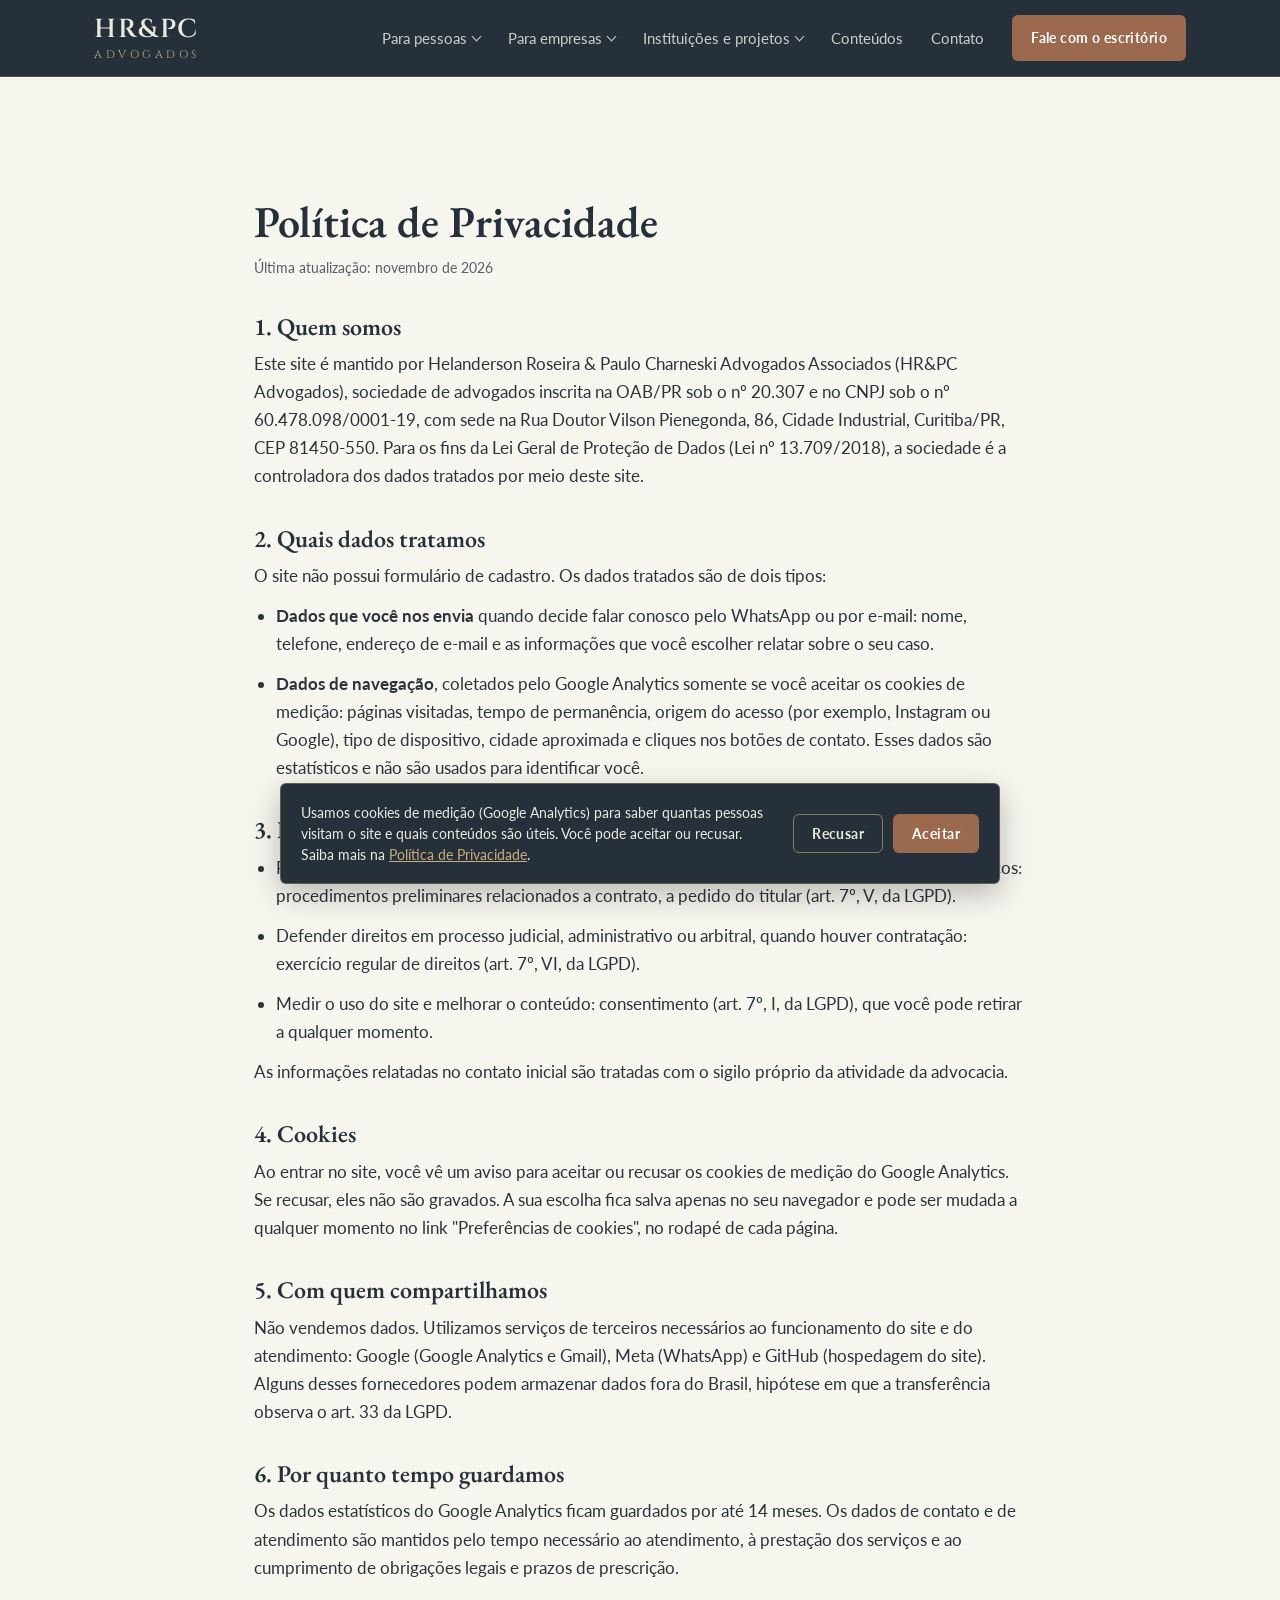
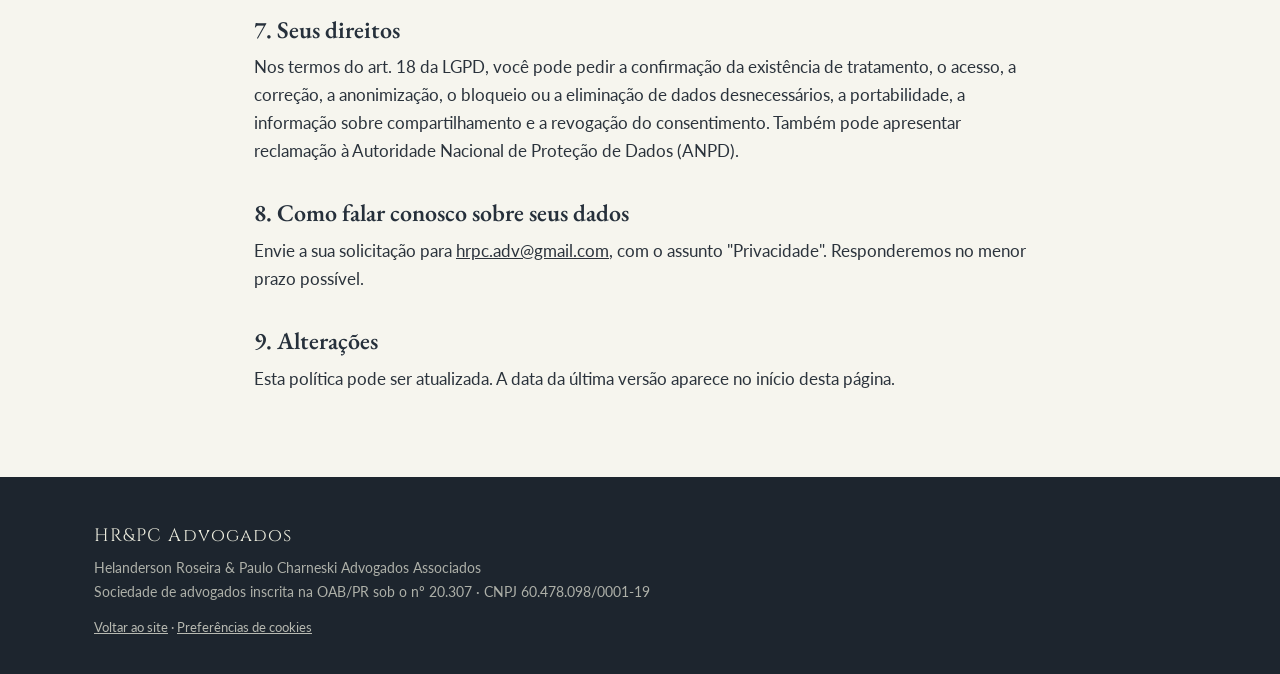
<file: politica-de-privacidade.html>
<!doctype html>
<html lang="pt-BR">
  <head>
    <meta charset="UTF-8" />
    <meta name="viewport" content="width=device-width, initial-scale=1.0" />
    <title>Política de Privacidade | HR&amp;PC Advogados</title>
    <meta
      name="description"
      content="Como o HR&amp;PC Advogados trata dados pessoais no site hrpc.adv.br, uso de cookies de medição e direitos do titular segundo a LGPD."
    />
    <meta name="robots" content="noindex, follow" />
    <meta name="theme-color" content="#26303B" />
    <link rel="canonical" href="https://hrpc.adv.br/politica-de-privacidade.html" />
    <link rel="icon" href="/favicon.ico" sizes="48x48" />
    <link rel="icon" href="img/favicon-192.png" type="image/png" sizes="192x192" />
    <link rel="apple-touch-icon" href="img/apple-touch-icon.png" />
    <link rel="preconnect" href="https://fonts.googleapis.com" />
    <link rel="preconnect" href="https://fonts.gstatic.com" crossorigin />
    <link
      href="https://fonts.googleapis.com/css2?family=Cinzel:wght@500;600&family=EB+Garamond:ital,wght@0,500;0,600;1,500&family=Lato:wght@400;700&display=swap"
      rel="stylesheet"
    />
    <link rel="stylesheet" href="CSS/style.css" />
    <script>
      document.documentElement.classList.add("js");
    </script>
    <script src="Javascript/script.js" defer></script>
    <script src="Javascript/analytics.js" defer></script>
  </head>
  <body>
    <header class="topo" id="topo">
      <div class="container topo-interno">
        <a href="/" class="marca" aria-label="HR&amp;PC Advogados, voltar ao início">
          <span class="marca-sigla">HR&amp;PC</span>
          <span class="marca-sub">Advogados</span>
        </a>
        <button class="menu-botao" aria-expanded="false" aria-controls="menu-principal">
          <span class="menu-botao-linha"></span><span class="menu-botao-linha"></span><span class="menu-botao-linha"></span>
          <span class="sr-only">Abrir menu</span>
        </button>
        <nav class="menu" id="menu-principal" aria-label="Menu principal">
          <div class="menu-grupo">
            <button class="menu-grupo-botao" type="button" aria-expanded="false" aria-controls="sub-pessoas">Para pessoas</button>
            <div class="submenu" id="sub-pessoas">
              <div class="submenu-caixa">
                <a href="/#pessoas" class="submenu-rotulo">Visão geral</a>
                <a href="/negativa-plano-de-saude/">Negativa de plano de saúde</a>
                <a href="/defesa-criminal/">Defesa criminal</a>
                <a href="/consumidor-e-civel/">Consumidor e cível</a>
              </div>
            </div>
          </div>
          <div class="menu-grupo">
            <button class="menu-grupo-botao" type="button" aria-expanded="false" aria-controls="sub-empresas">Para empresas</button>
            <div class="submenu" id="sub-empresas">
              <div class="submenu-caixa">
                <a href="/#empresas" class="submenu-rotulo">Visão geral</a>
                <a href="/licitacoes/">Licitações</a>
                <a href="/contratos-administrativos/">Contratos administrativos</a>
                <a href="/vigilancia-sanitaria/">Vigilância sanitária</a>
                <a href="/direito-empresarial/">Direito empresarial</a>
              </div>
            </div>
          </div>
          <div class="menu-grupo">
            <button class="menu-grupo-botao" type="button" aria-expanded="false" aria-controls="sub-instituicoes">Instituições e projetos</button>
            <div class="submenu" id="sub-instituicoes">
              <div class="submenu-caixa">
                <a href="/#terceiro-setor" class="submenu-rotulo">Visão geral</a>
                <a href="/terceiro-setor/">Terceiro setor</a>
                <a href="/captacao-de-recursos/">Captação de recursos: renúncia fiscal e editais</a>
              </div>
            </div>
          </div>
          <a href="/conteudos/">Conteúdos</a>
          <a href="/#contato">Contato</a>
          <a class="botao botao-cobre botao-pequeno" href="https://wa.me/5541999770085?text=Ol%C3%A1%2C%20vim%20pelo%20site%20do%20HR%26PC%20Advogados." target="_blank" rel="noopener">Fale com o escritório</a>
        </nav>
      </div>
    </header>

    <main class="pagina-legal">
      <div class="container">
        <h1>Política de Privacidade</h1>
        <p class="atualizacao">Última atualização: novembro de 2026</p>

        <h2>1. Quem somos</h2>
        <p>
          Este site é mantido por Helanderson Roseira &amp; Paulo Charneski Advogados Associados (HR&amp;PC
          Advogados), sociedade de advogados inscrita na OAB/PR sob o nº 20.307 e no CNPJ sob o nº
          60.478.098/0001-19, com sede na Rua Doutor Vilson Pienegonda, 86, Cidade Industrial, Curitiba/PR, CEP
          81450-550. Para os fins da Lei Geral de Proteção de Dados (Lei nº 13.709/2018), a sociedade é a
          controladora dos dados tratados por meio deste site.
        </p>

        <h2>2. Quais dados tratamos</h2>
        <p>O site não possui formulário de cadastro. Os dados tratados são de dois tipos:</p>
        <ul>
          <li>
            <strong>Dados que você nos envia</strong> quando decide falar conosco pelo WhatsApp ou por e-mail:
            nome, telefone, endereço de e-mail e as informações que você escolher relatar sobre o seu caso.
          </li>
          <li>
            <strong>Dados de navegação</strong>, coletados pelo Google Analytics somente se você aceitar os
            cookies de medição: páginas visitadas, tempo de permanência, origem do acesso (por exemplo,
            Instagram ou Google), tipo de dispositivo, cidade aproximada e cliques nos botões de contato. Esses
            dados são estatísticos e não são usados para identificar você.
          </li>
        </ul>

        <h2>3. Para que usamos e com qual base legal</h2>
        <ul>
          <li>
            Responder ao seu contato, avaliar a sua demanda e, se for o caso, preparar a contratação dos
            serviços: procedimentos preliminares relacionados a contrato, a pedido do titular (art. 7º, V, da
            LGPD).
          </li>
          <li>
            Defender direitos em processo judicial, administrativo ou arbitral, quando houver contratação:
            exercício regular de direitos (art. 7º, VI, da LGPD).
          </li>
          <li>
            Medir o uso do site e melhorar o conteúdo: consentimento (art. 7º, I, da LGPD), que você pode
            retirar a qualquer momento.
          </li>
        </ul>
        <p>
          As informações relatadas no contato inicial são tratadas com o sigilo próprio da atividade da
          advocacia.
        </p>

        <h2>4. Cookies</h2>
        <p>
          Ao entrar no site, você vê um aviso para aceitar ou recusar os cookies de medição do Google Analytics.
          Se recusar, eles não são gravados. A sua escolha fica salva apenas no seu navegador e pode ser mudada
          a qualquer momento no link "Preferências de cookies", no rodapé de cada página.
        </p>

        <h2>5. Com quem compartilhamos</h2>
        <p>
          Não vendemos dados. Utilizamos serviços de terceiros necessários ao funcionamento do site e do
          atendimento: Google (Google Analytics e Gmail), Meta (WhatsApp) e GitHub (hospedagem do site). Alguns
          desses fornecedores podem armazenar dados fora do Brasil, hipótese em que a transferência observa o
          art. 33 da LGPD.
        </p>

        <h2>6. Por quanto tempo guardamos</h2>
        <p>
          Os dados estatísticos do Google Analytics ficam guardados por até 14 meses. Os dados de contato e de
          atendimento são mantidos pelo tempo necessário ao atendimento, à prestação dos serviços e ao
          cumprimento de obrigações legais e prazos de prescrição.
        </p>

        <h2>7. Seus direitos</h2>
        <p>
          Nos termos do art. 18 da LGPD, você pode pedir a confirmação da existência de tratamento, o acesso, a
          correção, a anonimização, o bloqueio ou a eliminação de dados desnecessários, a portabilidade, a
          informação sobre compartilhamento e a revogação do consentimento. Também pode apresentar reclamação à
          Autoridade Nacional de Proteção de Dados (ANPD).
        </p>

        <h2>8. Como falar conosco sobre seus dados</h2>
        <p>
          Envie a sua solicitação para <a href="mailto:hrpc.adv@gmail.com">hrpc.adv@gmail.com</a>, com o
          assunto "Privacidade". Responderemos no menor prazo possível.
        </p>

        <h2>9. Alterações</h2>
        <p>
          Esta política pode ser atualizada. A data da última versão aparece no início desta página.
        </p>
      </div>
    </main>

    <footer class="rodape">
      <div class="container rodape-interno">
        <div>
          <p class="rodape-marca">HR&amp;PC Advogados</p>
          <p>Helanderson Roseira &amp; Paulo Charneski Advogados Associados</p>
          <p>Sociedade de advogados inscrita na OAB/PR sob o nº 20.307 · CNPJ 60.478.098/0001-19</p>
        </div>
      </div>
      <div class="container">
        <p class="rodape-links">
          <a href="index.html">Voltar ao site</a> ·
          <button type="button" data-preferencias-cookies>Preferências de cookies</button>
        </p>
      </div>
    </footer>
  </body>
</html>
</file>
<file: CSS/style.css>
/* ==========================================================================
   HR&PC Advogados
   Identidade: Ardósia #26303B · Linho #EBEBDD · Cobre #9A694E
               Champanhe #C9AE7C · Cobre escuro #7A4E37
   Fontes: EB Garamond (títulos) · Cinzel (rótulos) · Lato (texto)
   ========================================================================== */

:root {
  --ardosia: #26303b;
  --ardosia-2: #1d252e;
  --linho: #ebebdd;
  --linho-claro: #f6f5ee;
  --cobre: #9a694e;
  --champanhe: #c9ae7c;
  --cobre-escuro: #7a4e37;
  --texto: #2b333c;
  --texto-suave: #55606b;
  --branco: #ffffff;

  --fonte-titulo: "EB Garamond", Georgia, "Times New Roman", serif;
  --fonte-rotulo: "Cinzel", Georgia, serif;
  --fonte-texto: "Lato", "Segoe UI", system-ui, -apple-system, sans-serif;

  --largura: 1140px;
  --raio: 6px;
  --altura-topo: 76px;
}

/* ---------- Base ---------- */
*,
*::before,
*::after {
  box-sizing: border-box;
  margin: 0;
  padding: 0;
}

html {
  scroll-behavior: smooth;
  scroll-padding-top: var(--altura-topo);
}

body {
  font-family: var(--fonte-texto);
  font-size: 17px;
  line-height: 1.65;
  color: var(--texto);
  background: var(--linho-claro);
  -webkit-font-smoothing: antialiased;
}

img {
  display: block;
  max-width: 100%;
}

a {
  color: inherit;
}

:focus-visible {
  outline: 2px solid var(--cobre);
  outline-offset: 3px;
}

.container {
  width: 100%;
  max-width: var(--largura);
  margin: 0 auto;
  padding: 0 24px;
}

.container-estreito {
  max-width: 820px;
}

.sr-only {
  position: absolute;
  width: 1px;
  height: 1px;
  overflow: hidden;
  clip: rect(0 0 0 0);
  white-space: nowrap;
}

.pular-conteudo {
  position: absolute;
  left: 16px;
  top: -60px;
  z-index: 2000;
  background: var(--ardosia);
  color: var(--linho);
  padding: 10px 16px;
  border-radius: var(--raio);
}

.pular-conteudo:focus {
  top: 12px;
}

h1,
h2,
h3 {
  font-family: var(--fonte-titulo);
  font-weight: 600;
  line-height: 1.15;
  color: var(--ardosia);
}

h2 {
  font-size: clamp(30px, 4vw, 42px);
}

h3 {
  font-size: 23px;
}

.rotulo {
  font-family: var(--fonte-rotulo);
  font-size: 13px;
  font-weight: 600;
  letter-spacing: 0.14em;
  text-transform: uppercase;
  color: var(--cobre-escuro);
  margin-bottom: 14px;
}

.rotulo-claro {
  color: var(--champanhe);
}

/* ---------- Botões ---------- */
.botao {
  display: inline-block;
  font-family: var(--fonte-texto);
  font-weight: 700;
  font-size: 15px;
  letter-spacing: 0.03em;
  text-decoration: none;
  padding: 15px 28px;
  border-radius: var(--raio);
  border: 1px solid transparent;
  transition:
    background-color 0.25s ease,
    color 0.25s ease,
    border-color 0.25s ease;
}

.botao-pequeno {
  padding: 10px 18px;
  font-size: 14px;
}

.botao-cobre {
  background: var(--cobre);
  color: var(--branco);
}

.botao-cobre:hover {
  background: var(--cobre-escuro);
}

.botao-escuro {
  background: var(--ardosia);
  color: var(--linho);
}

.botao-escuro:hover {
  background: var(--cobre-escuro);
}

/* ---------- Topo ---------- */
.topo {
  position: sticky;
  top: 0;
  z-index: 1000;
  background: var(--ardosia);
  border-bottom: 1px solid rgba(201, 174, 124, 0.25);
}

.topo-interno {
  display: flex;
  align-items: center;
  justify-content: space-between;
  min-height: var(--altura-topo);
}

.marca {
  display: flex;
  flex-direction: column;
  text-decoration: none;
  line-height: 1;
}

.marca-sigla {
  font-family: var(--fonte-rotulo);
  font-size: 26px;
  font-weight: 600;
  color: var(--linho);
  letter-spacing: 0.06em;
}

.marca-sub {
  font-family: var(--fonte-rotulo);
  font-size: 11px;
  letter-spacing: 0.32em;
  color: var(--champanhe);
  margin-top: 6px;
  text-transform: uppercase;
}

.menu {
  display: flex;
  align-items: center;
  gap: 28px;
}

.menu a:not(.botao) {
  color: var(--linho);
  text-decoration: none;
  font-size: 15px;
  opacity: 0.85;
  transition: opacity 0.2s ease;
}

.menu a:not(.botao):hover {
  opacity: 1;
  color: var(--champanhe);
}

.menu-botao {
  display: none;
  background: none;
  border: 0;
  cursor: pointer;
  padding: 10px;
}

.menu-botao-linha {
  display: block;
  width: 24px;
  height: 2px;
  margin: 5px 0;
  background: var(--linho);
  transition: transform 0.25s ease, opacity 0.25s ease;
}

/* ---------- Abertura ---------- */
.abertura {
  background:
    linear-gradient(100deg, rgba(29, 37, 46, 0.97) 0%, rgba(38, 48, 59, 0.9) 50%, rgba(38, 48, 59, 0.78) 100%),
    url("../img/escritorio-advocacia-paranagua-recepcao.jpg") center / cover no-repeat,
    var(--ardosia);
  color: var(--linho);
  padding: 96px 0 88px;
}

.abertura h1 {
  color: var(--linho);
  font-size: clamp(36px, 5.2vw, 60px);
  max-width: 980px;
}

.abertura-texto {
  font-size: 19px;
  max-width: 680px;
  margin-top: 22px;
  color: rgba(235, 235, 221, 0.86);
}

.portas {
  display: grid;
  grid-template-columns: repeat(3, 1fr);
  gap: 22px;
  margin-top: 56px;
  scroll-margin-top: calc(var(--altura-topo) + 24px);
}

.porta {
  display: flex;
  flex-direction: column;
  gap: 10px;
  padding: 32px 30px;
  border: 1px solid rgba(201, 174, 124, 0.35);
  border-radius: var(--raio);
  background: rgba(235, 235, 221, 0.04);
  text-decoration: none;
  color: var(--linho);
  transition:
    border-color 0.25s ease,
    background-color 0.25s ease,
    transform 0.25s ease;
}

.porta:hover {
  border-color: var(--champanhe);
  background: rgba(235, 235, 221, 0.08);
  transform: translateY(-3px);
}

.porta-rotulo {
  font-family: var(--fonte-rotulo);
  font-size: 13px;
  letter-spacing: 0.14em;
  text-transform: uppercase;
  color: var(--champanhe);
}

.porta-titulo {
  font-family: var(--fonte-titulo);
  font-size: 26px;
  font-weight: 600;
  line-height: 1.15;
}

.porta-texto {
  color: rgba(235, 235, 221, 0.8);
}

.porta-acao {
  margin-top: auto;
  padding-top: 8px;
  font-weight: 700;
  color: var(--champanhe);
}

.abertura-local {
  margin-top: 40px;
  font-family: var(--fonte-rotulo);
  font-size: 13px;
  letter-spacing: 0.14em;
  text-transform: uppercase;
  color: rgba(235, 235, 221, 0.6);
}

/* ---------- Seções ---------- */
.secao {
  padding: 96px 0;
}

.secao-linho {
  background: var(--linho);
}

.secao-escura {
  background: var(--ardosia);
  color: rgba(235, 235, 221, 0.86);
}

.secao-escura h2,
.secao-escura h3 {
  color: var(--linho);
}

.secao-cabecalho {
  max-width: 760px;
  margin-bottom: 52px;
}

.secao-intro {
  margin-top: 18px;
  font-size: 18px;
  color: var(--texto-suave);
}

.secao-escura .secao-intro {
  color: rgba(235, 235, 221, 0.8);
}

.secao-escura strong,
.secao-escura .secao-intro strong {
  color: var(--linho);
}

.secao-acao {
  margin-top: 44px;
}

/* ---------- Cartões (pessoas) ---------- */
.grade-cartoes {
  display: grid;
  grid-template-columns: repeat(2, 1fr);
  gap: 22px;
}

.cartao {
  background: var(--branco);
  border: 1px solid #e3e1d3;
  border-top: 3px solid var(--cobre);
  border-radius: var(--raio);
  padding: 30px 28px;
}

.cartao h3 {
  margin-bottom: 10px;
}

.cartao p {
  color: var(--texto-suave);
}

/* ---------- Jornada (empresas) ---------- */
.jornada {
  list-style: none;
  display: grid;
  grid-template-columns: repeat(4, 1fr);
  gap: 22px;
}

.etapa {
  border-top: 1px solid rgba(201, 174, 124, 0.45);
  padding-top: 22px;
}

.etapa-numero {
  display: block;
  font-family: var(--fonte-titulo);
  font-size: 40px;
  color: var(--champanhe);
  line-height: 1;
  margin-bottom: 12px;
}

.etapa h3 {
  margin-bottom: 10px;
}

.etapa p {
  font-size: 16px;
}

/* ---------- Sócios ---------- */
.socios {
  display: grid;
  gap: 18px;
  margin-top: 32px;
}

.socio {
  background: var(--linho);
  border-radius: var(--raio);
  padding: 24px;
}

.socio-foto {
  position: relative;
  aspect-ratio: 4 / 5;
  border-radius: 4px;
  overflow: hidden;
  background: var(--ardosia);
}

/* Iniciais aparecem enquanto a foto não estiver na pasta img */
.socio-foto::before {
  content: attr(data-iniciais);
  position: absolute;
  inset: 0;
  display: grid;
  place-items: center;
  font-family: var(--fonte-rotulo);
  font-size: 34px;
  letter-spacing: 0.08em;
  color: var(--champanhe);
}

.socio-foto img {
  position: relative;
  width: 100%;
  height: 100%;
  object-fit: cover;
}

.socio-texto h3 {
  font-size: 25px;
  margin-bottom: 10px;
}

.socio-texto p:not(.rotulo) {
  font-size: 16px;
  color: var(--texto-suave);
}

.socio-texto .rotulo {
  margin-bottom: 6px;
}

.socio-links {
  list-style: none;
  display: flex;
  gap: 18px;
  margin-top: 16px;
}

.socio-links a {
  font-weight: 700;
  font-size: 15px;
  color: var(--cobre-escuro);
  text-decoration: none;
  border-bottom: 1px solid rgba(122, 78, 55, 0.35);
}

.socio-links a:hover {
  border-color: var(--cobre-escuro);
}

/* ---------- Como funciona ---------- */
.passos {
  margin-top: 72px;
  list-style: none;
  counter-reset: passo;
  display: grid;
  grid-template-columns: repeat(4, 1fr);
  gap: 22px;
}

.passo {
  counter-increment: passo;
  padding: 28px 24px;
  background: var(--branco);
  border: 1px solid #e3e1d3;
  border-radius: var(--raio);
}

.passo::before {
  content: counter(passo, decimal-leading-zero);
  display: block;
  font-family: var(--fonte-titulo);
  font-size: 34px;
  color: var(--cobre);
  line-height: 1;
  margin-bottom: 14px;
}

.passo h3 {
  font-size: 21px;
  margin-bottom: 8px;
}

.passo p {
  font-size: 16px;
  color: var(--texto-suave);
}

/* ---------- Dúvidas ---------- */
.perguntas {
  display: grid;
  gap: 12px;
}

.perguntas details {
  background: var(--linho-claro);
  border-radius: var(--raio);
  padding: 0 24px;
}

.perguntas summary {
  cursor: pointer;
  list-style: none;
  padding: 20px 32px 20px 0;
  position: relative;
  font-family: var(--fonte-titulo);
  font-size: 21px;
  font-weight: 600;
  color: var(--ardosia);
}

.perguntas summary::-webkit-details-marker {
  display: none;
}

.perguntas summary::after {
  content: "+";
  position: absolute;
  right: 0;
  top: 50%;
  transform: translateY(-50%);
  font-family: var(--fonte-texto);
  font-size: 26px;
  color: var(--cobre);
}

.perguntas details[open] summary::after {
  content: "−";
}

.perguntas details p {
  padding-bottom: 22px;
  color: var(--texto-suave);
}

/* ---------- Contato ---------- */
.enderecos {
  display: grid;
  grid-template-columns: repeat(3, 1fr);
  gap: 28px;
  margin-top: 48px;
  padding-top: 40px;
  border-top: 1px solid rgba(201, 174, 124, 0.25);
}

.endereco h3 {
  font-size: 22px;
  margin-bottom: 8px;
}

.endereco a {
  color: var(--champanhe);
  font-weight: 700;
  text-decoration: none;
}

.endereco a:hover {
  text-decoration: underline;
}

.endereco p {
  margin-bottom: 6px;
}


/* ---------- Abertura: ações ---------- */
.abertura-acoes {
  display: flex;
  flex-wrap: wrap;
  gap: 14px;
  margin-top: 34px;
}

.botao-contorno {
  border-color: rgba(201, 174, 124, 0.6);
  color: var(--linho);
}

.botao-contorno:hover {
  border-color: var(--champanhe);
  color: var(--champanhe);
}

/* ---------- Onde as frentes se encontram ---------- */
.encontro {
  display: grid;
  grid-template-columns: 1fr 1.1fr;
  gap: 56px;
  align-items: start;
}

.encontro-lista {
  list-style: none;
  display: grid;
  gap: 14px;
}

.encontro-lista li {
  background: var(--branco);
  border: 1px solid #e3e1d3;
  border-left: 3px solid var(--cobre);
  border-radius: var(--raio);
  padding: 18px 22px;
  color: var(--texto-suave);
}

.encontro-lista strong {
  color: var(--ardosia);
}

/* ---------- Documentos ---------- */
.documentos {
  display: grid;
  grid-template-columns: repeat(3, 1fr);
  gap: 22px;
}

.documentos-coluna {
  background: var(--linho-claro);
  border-radius: var(--raio);
  padding: 28px 26px;
}

.documentos-coluna h3 {
  font-size: 22px;
  margin-bottom: 14px;
}

.documentos-coluna ul {
  list-style: none;
  display: grid;
  gap: 10px;
}

.documentos-coluna li {
  position: relative;
  padding-left: 22px;
  font-size: 16px;
  color: var(--texto-suave);
}

.documentos-coluna li::before {
  content: "";
  position: absolute;
  left: 0;
  top: 10px;
  width: 9px;
  height: 9px;
  border: 1.5px solid var(--cobre);
  border-radius: 2px;
}

/* ---------- História e sócios ---------- */
.historia {
  display: grid;
  grid-template-columns: 0.8fr 1.2fr;
  gap: 56px;
  align-items: start;
}

.historia-foto {
  position: sticky;
  top: calc(var(--altura-topo) + 24px);
  margin: 0;
}

.historia-foto img {
  width: 100%;
  height: auto;
  border-radius: var(--raio);
  box-shadow: 0 18px 40px rgba(38, 48, 59, 0.18);
}

.historia-foto figcaption {
  margin-top: 12px;
  font-family: var(--fonte-rotulo);
  font-size: 12px;
  letter-spacing: 0.14em;
  text-transform: uppercase;
  color: var(--cobre-escuro);
}



.historia-texto .secao-intro + .secao-intro {
  margin-top: 12px;
}

/* ---------- Contato ---------- */
.contato-principal {
  display: grid;
  grid-template-columns: repeat(2, 1fr);
  gap: 22px;
}

.contato-destaque {
  display: flex;
  flex-direction: column;
  gap: 6px;
  padding: 30px;
  border: 1px solid rgba(201, 174, 124, 0.35);
  border-radius: var(--raio);
  text-decoration: none;
  transition: border-color 0.25s ease, background-color 0.25s ease;
}

.contato-destaque:hover {
  border-color: var(--champanhe);
  background: rgba(235, 235, 221, 0.05);
}

.contato-rotulo {
  font-family: var(--fonte-rotulo);
  font-size: 13px;
  letter-spacing: 0.14em;
  text-transform: uppercase;
  color: var(--champanhe);
}

.contato-nome {
  font-family: var(--fonte-titulo);
  font-size: 30px;
  font-weight: 600;
  color: var(--linho);
  overflow-wrap: anywhere;
}

.contato-dado {
  color: rgba(235, 235, 221, 0.75);
}

.endereco p a {
  font-weight: 700;
}


/* ---------- Portas: destaque ---------- */
.porta-destaque {
  border-color: rgba(201, 174, 124, 0.7);
  background: rgba(154, 105, 78, 0.16);
}

/* ---------- Áreas (pessoas) ---------- */
.areas {
  display: grid;
  grid-template-columns: repeat(2, 1fr);
  gap: 22px;
}

.area {
  background: var(--branco);
  border: 1px solid #e3e1d3;
  border-top: 3px solid var(--cobre);
  border-radius: var(--raio);
  padding: 30px 28px;
  scroll-margin-top: calc(var(--altura-topo) + 20px);
}

.area h3 {
  margin-bottom: 16px;
}

.lista-acoes {
  list-style: none;
  display: grid;
  gap: 9px;
}

.lista-acoes li {
  position: relative;
  padding-left: 22px;
  font-size: 16px;
  color: var(--texto-suave);
}

.lista-acoes li::before {
  content: "";
  position: absolute;
  left: 0;
  top: 11px;
  width: 10px;
  height: 1.5px;
  background: var(--cobre);
}

.area-nota {
  margin-top: 16px;
  padding-top: 14px;
  border-top: 1px solid #ebe9de;
  font-size: 15px;
  font-style: italic;
  color: var(--cobre-escuro);
}

/* ---------- Terceiro setor e cultura ---------- */
.secao-cobre {
  background:
    radial-gradient(ellipse at 100% 0%, rgba(201, 174, 124, 0.25), transparent 55%),
    var(--cobre-escuro);
  color: rgba(235, 235, 221, 0.9);
}

.secao-cobre h2,
.secao-cobre h3 {
  color: var(--linho);
}

.secao-cobre .secao-intro {
  color: rgba(235, 235, 221, 0.88);
}

.rotulo-linho {
  color: rgba(235, 235, 221, 0.85);
}

.terceiro {
  display: grid;
  grid-template-columns: repeat(2, 1fr);
  gap: 22px;
  scroll-margin-top: calc(var(--altura-topo) + 20px);
}

.terceiro-bloco {
  background: rgba(29, 37, 46, 0.22);
  border: 1px solid rgba(235, 235, 221, 0.25);
  border-radius: var(--raio);
  padding: 32px 30px;
  scroll-margin-top: calc(var(--altura-topo) + 20px);
}

.terceiro-bloco h3 {
  font-size: 27px;
  margin-bottom: 18px;
}

.secao-cobre .lista-acoes li {
  color: rgba(235, 235, 221, 0.9);
}

.secao-cobre .lista-acoes li::before {
  background: var(--champanhe);
}

.linha-projeto {
  list-style: none;
  display: grid;
  grid-template-columns: repeat(4, 1fr);
  margin-top: 40px;
  border-top: 1px solid rgba(235, 235, 221, 0.35);
}

.linha-projeto li {
  padding: 18px 12px 0 0;
  font-family: var(--fonte-titulo);
  font-size: 20px;
  color: var(--linho);
}

.linha-projeto span {
  display: block;
  font-family: var(--fonte-rotulo);
  font-size: 13px;
  letter-spacing: 0.14em;
  color: var(--champanhe);
  margin-bottom: 4px;
}

/* ---------- Galeria do escritório ---------- */
.galeria {
  display: grid;
  grid-template-columns: repeat(3, 1fr);
  gap: 14px;
  margin-top: 36px;
}

.galeria img {
  width: 100%;
  height: auto;
  aspect-ratio: 4 / 5;
  object-fit: cover;
  border-radius: var(--raio);
}

/* ---------- Rodapé ---------- */
.rodape {
  background: var(--ardosia-2);
  color: rgba(235, 235, 221, 0.7);
  font-size: 14px;
  padding: 44px 0 36px;
}

.rodape-interno {
  display: flex;
  justify-content: space-between;
  gap: 24px;
  flex-wrap: wrap;
}

.rodape-marca {
  font-family: var(--fonte-rotulo);
  font-size: 18px;
  letter-spacing: 0.06em;
  color: var(--linho);
  margin-bottom: 6px;
}

.rodape-aviso {
  margin-top: 26px;
  padding-top: 20px;
  border-top: 1px solid rgba(235, 235, 221, 0.12);
  font-size: 13px;
  color: rgba(235, 235, 221, 0.55);
}

/* ---------- WhatsApp flutuante (celular) ---------- */
.whatsapp-flutuante {
  display: none;
  position: fixed;
  right: 18px;
  bottom: 18px;
  z-index: 900;
  width: 58px;
  height: 58px;
  border-radius: 50%;
  background: var(--cobre);
  box-shadow: 0 8px 24px rgba(0, 0, 0, 0.25);
  place-items: center;
}

.whatsapp-flutuante svg {
  width: 28px;
  height: 28px;
  fill: var(--branco);
}

/* ---------- Revelação ao rolar ----------
   O conteúdo só fica oculto se o JavaScript carregar (classe .js no <html>).
   Sem JavaScript, tudo aparece normalmente. */
.js .revelar {
  opacity: 0;
  transform: translateY(24px);
  transition:
    opacity 0.7s ease,
    transform 0.7s ease;
}

.js .revelar.visivel {
  opacity: 1;
  transform: none;
}

@media (prefers-reduced-motion: reduce) {
  html {
    scroll-behavior: auto;
  }
  .js .revelar {
    opacity: 1;
    transform: none;
    transition: none;
  }
  .porta,
  .porta:hover {
    transition: none;
    transform: none;
  }
}

/* ---------- Responsivo ---------- */
@media (max-width: 1000px) {
  .jornada,
  .passos {
    grid-template-columns: repeat(2, 1fr);
  }
  .portas,
  .documentos {
    grid-template-columns: 1fr;
  }
  .linha-projeto {
    grid-template-columns: repeat(2, 1fr);
    row-gap: 18px;
  }
  .encontro,
  .historia {
    grid-template-columns: 1fr;
    gap: 36px;
  }
  .historia-foto {
    position: relative;
    top: 0;
    max-width: 420px;
  }
}

@media (max-width: 860px) {
  .menu-botao {
    display: block;
  }

  .menu {
    position: absolute;
    top: var(--altura-topo);
    left: 0;
    right: 0;
    flex-direction: column;
    align-items: stretch;
    gap: 0;
    background: var(--ardosia);
    border-bottom: 1px solid rgba(201, 174, 124, 0.25);
    padding: 8px 24px 24px;
    display: none;
  }

  .menu.aberto {
    display: flex;
  }

  .menu a:not(.botao) {
    padding: 14px 0;
    border-bottom: 1px solid rgba(235, 235, 221, 0.1);
  }

  .menu .botao {
    margin-top: 18px;
    text-align: center;
  }

  .menu-botao[aria-expanded="true"] .menu-botao-linha:nth-child(1) {
    transform: translateY(7px) rotate(45deg);
  }
  .menu-botao[aria-expanded="true"] .menu-botao-linha:nth-child(2) {
    opacity: 0;
  }
  .menu-botao[aria-expanded="true"] .menu-botao-linha:nth-child(3) {
    transform: translateY(-7px) rotate(-45deg);
  }

  .grade-cartoes,
  .areas,
  .terceiro,
  .socios,
  .contato-principal,
  .enderecos {
    grid-template-columns: 1fr;
  }

  .whatsapp-flutuante {
    display: grid;
  }
}

@media (max-width: 600px) {
  body {
    font-size: 16px;
  }
  .abertura {
    padding: 64px 0 60px;
  }
  .secao {
    padding: 68px 0;
  }
  .jornada,
  .passos {
    grid-template-columns: 1fr;
  }
  .galeria {
    grid-template-columns: repeat(3, 1fr);
    gap: 8px;
  }
  .terceiro-bloco,
  .area {
    padding: 26px 22px;
  }
  .contato-nome {
    font-size: 25px;
  }
  .abertura-acoes .botao {
    flex: 1 1 100%;
    text-align: center;
  }
  .porta {
    padding: 26px 22px;
  }
  .porta-titulo {
    font-size: 26px;
  }
  .secao-acao .botao {
    display: block;
    text-align: center;
  }
}

/* ---------- Ajustes dos cartões dos sócios ---------- */
.socio h3 {
  font-size: 25px;
  margin-bottom: 8px;
}

.socio .rotulo {
  margin-bottom: 6px;
}

.socio p:not(.rotulo) {
  font-size: 16px;
  color: var(--texto-suave);
}

/* ---------- Aviso de cookies e links legais ---------- */
.aviso-cookies {
  position: fixed;
  left: 16px;
  right: 16px;
  bottom: 16px;
  z-index: 60;
  max-width: 720px;
  margin: 0 auto;
  display: flex;
  align-items: center;
  gap: 18px;
  flex-wrap: wrap;
  padding: 18px 20px;
  background: var(--ardosia);
  color: var(--linho);
  border: 1px solid rgba(201, 174, 124, 0.35);
  border-radius: var(--raio);
  box-shadow: 0 10px 30px rgba(0, 0, 0, 0.25);
  font-size: 14px;
  line-height: 1.5;
}

.aviso-cookies p {
  flex: 1 1 320px;
  margin: 0;
}

.aviso-cookies a {
  color: var(--champanhe);
  text-decoration: underline;
}

.aviso-cookies-botoes {
  display: flex;
  gap: 10px;
}

.rodape-links {
  margin-top: 14px;
  font-size: 13px;
}

.rodape-links a,
.rodape-links button {
  color: rgba(235, 235, 221, 0.75);
  text-decoration: underline;
  background: none;
  border: 0;
  padding: 0;
  font: inherit;
  cursor: pointer;
}

.rodape-links a:hover,
.rodape-links button:hover {
  color: var(--champanhe);
}

@media (max-width: 600px) {
  .aviso-cookies {
    bottom: 84px;
  }
}

/* ---------- Página de política ---------- */
.pagina-legal {
  padding: 120px 0 72px;
}

.pagina-legal .container {
  max-width: 820px;
}

.pagina-legal h1 {
  font-family: var(--fonte-titulo);
  color: var(--ardosia);
  font-size: clamp(32px, 4vw, 44px);
  margin-bottom: 8px;
}

.pagina-legal h2 {
  font-family: var(--fonte-titulo);
  color: var(--ardosia);
  font-size: 24px;
  margin: 34px 0 10px;
}

.pagina-legal p,
.pagina-legal li {
  margin-bottom: 12px;
}

.pagina-legal ul {
  padding-left: 22px;
}

.pagina-legal .atualizacao {
  color: var(--texto-suave);
  font-size: 14px;
}

.aviso-cookies .botao {
  cursor: pointer;
}

.aviso-cookies .botao-contorno {
  background: transparent;
}

/* ---------- Menu com páginas por público (nov/2026) ---------- */
.menu-grupo {
  position: relative;
}

.menu-grupo-botao {
  background: none;
  border: 0;
  padding: 0;
  font: inherit;
  font-size: 15px;
  color: var(--linho);
  opacity: 0.85;
  cursor: pointer;
  display: inline-flex;
  align-items: center;
  gap: 6px;
}

.menu-grupo-botao::after {
  content: "";
  width: 7px;
  height: 7px;
  border-right: 1.5px solid currentColor;
  border-bottom: 1.5px solid currentColor;
  transform: translateY(-2px) rotate(45deg);
  transition: transform 0.2s ease;
}

.menu-grupo:hover .menu-grupo-botao,
.menu-grupo-botao[aria-expanded="true"] {
  opacity: 1;
  color: var(--champanhe);
}

.menu-grupo-botao[aria-expanded="true"]::after {
  transform: translateY(2px) rotate(-135deg);
}

.submenu {
  position: absolute;
  top: 100%;
  left: -18px;
  min-width: 270px;
  padding-top: 18px;
  display: none;
}

.submenu-caixa {
  background: var(--ardosia);
  border: 1px solid rgba(201, 174, 124, 0.3);
  border-radius: var(--raio);
  box-shadow: 0 18px 40px rgba(0, 0, 0, 0.25);
  padding: 8px 0;
}

.menu-grupo:hover .submenu,
.menu-grupo:focus-within .submenu,
.menu-grupo-botao[aria-expanded="true"] + .submenu {
  display: block;
}

.submenu a:not(.botao) {
  display: block;
  padding: 11px 18px;
  font-size: 15px;
  white-space: nowrap;
}

.submenu-rotulo {
  display: block;
  padding: 8px 18px 4px;
  font-family: var(--fonte-rotulo);
  font-size: 11px;
  letter-spacing: 0.18em;
  text-transform: uppercase;
  color: var(--champanhe);
}

.menu a[aria-current="page"] {
  color: var(--champanhe);
  opacity: 1;
}

/* Atalhos de cada seção da inicial para as páginas próprias */
.atalhos {
  margin-top: 40px;
  display: flex;
  flex-wrap: wrap;
  align-items: center;
  gap: 12px;
}

.atalhos-rotulo {
  width: 100%;
  margin: 0 0 4px;
  font-family: var(--fonte-rotulo);
  font-size: 12px;
  letter-spacing: 0.18em;
  text-transform: uppercase;
  color: var(--cobre-escuro);
}

.atalhos a {
  display: inline-flex;
  align-items: center;
  gap: 8px;
  padding: 13px 20px;
  border: 1px solid rgba(122, 78, 55, 0.45);
  border-radius: var(--raio);
  color: var(--ardosia);
  font-weight: 700;
  text-decoration: none;
  transition: background-color 0.2s ease, color 0.2s ease, border-color 0.2s ease;
}

.atalhos a:hover {
  background: var(--ardosia);
  border-color: var(--ardosia);
  color: var(--linho);
}

.secao-escura .atalhos-rotulo,
.secao-cobre .atalhos-rotulo {
  color: var(--champanhe);
}

.secao-escura .atalhos a,
.secao-cobre .atalhos a {
  border-color: rgba(201, 174, 124, 0.6);
  color: var(--linho);
}

.secao-escura .atalhos a:hover,
.secao-cobre .atalhos a:hover {
  background: var(--linho);
  border-color: var(--linho);
  color: var(--ardosia);
}

@media (max-width: 1180px) and (min-width: 861px) {
  .menu {
    gap: 18px;
  }
  .menu a:not(.botao),
  .menu-grupo-botao {
    font-size: 14px;
  }
  .menu .botao-pequeno {
    padding: 11px 16px;
    font-size: 14px;
  }
}

@media (max-width: 1040px) and (min-width: 861px) {
  .menu > a[href$="#contato"] {
    display: none;
  }
  .menu {
    gap: 14px;
  }
}

@media (max-width: 860px) {
  .menu {
    max-height: calc(100vh - var(--altura-topo));
    overflow-y: auto;
  }

  .menu-grupo-botao {
    width: 100%;
    justify-content: space-between;
    padding: 14px 0;
    border-bottom: 1px solid rgba(235, 235, 221, 0.1);
  }

  .submenu {
    position: static;
    min-width: 0;
    padding-top: 0;
  }

  .menu-grupo:hover .submenu,
  .menu-grupo:focus-within .submenu {
    display: none;
  }

  .menu-grupo-botao[aria-expanded="true"] + .submenu {
    display: block;
  }

  .submenu-caixa {
    background: transparent;
    border: 0;
    box-shadow: none;
    padding: 0 0 6px 14px;
  }

  .submenu a:not(.botao) {
    white-space: normal;
    padding: 12px 0;
  }

  .atalhos a {
    width: 100%;
    justify-content: space-between;
  }
}
</file>
